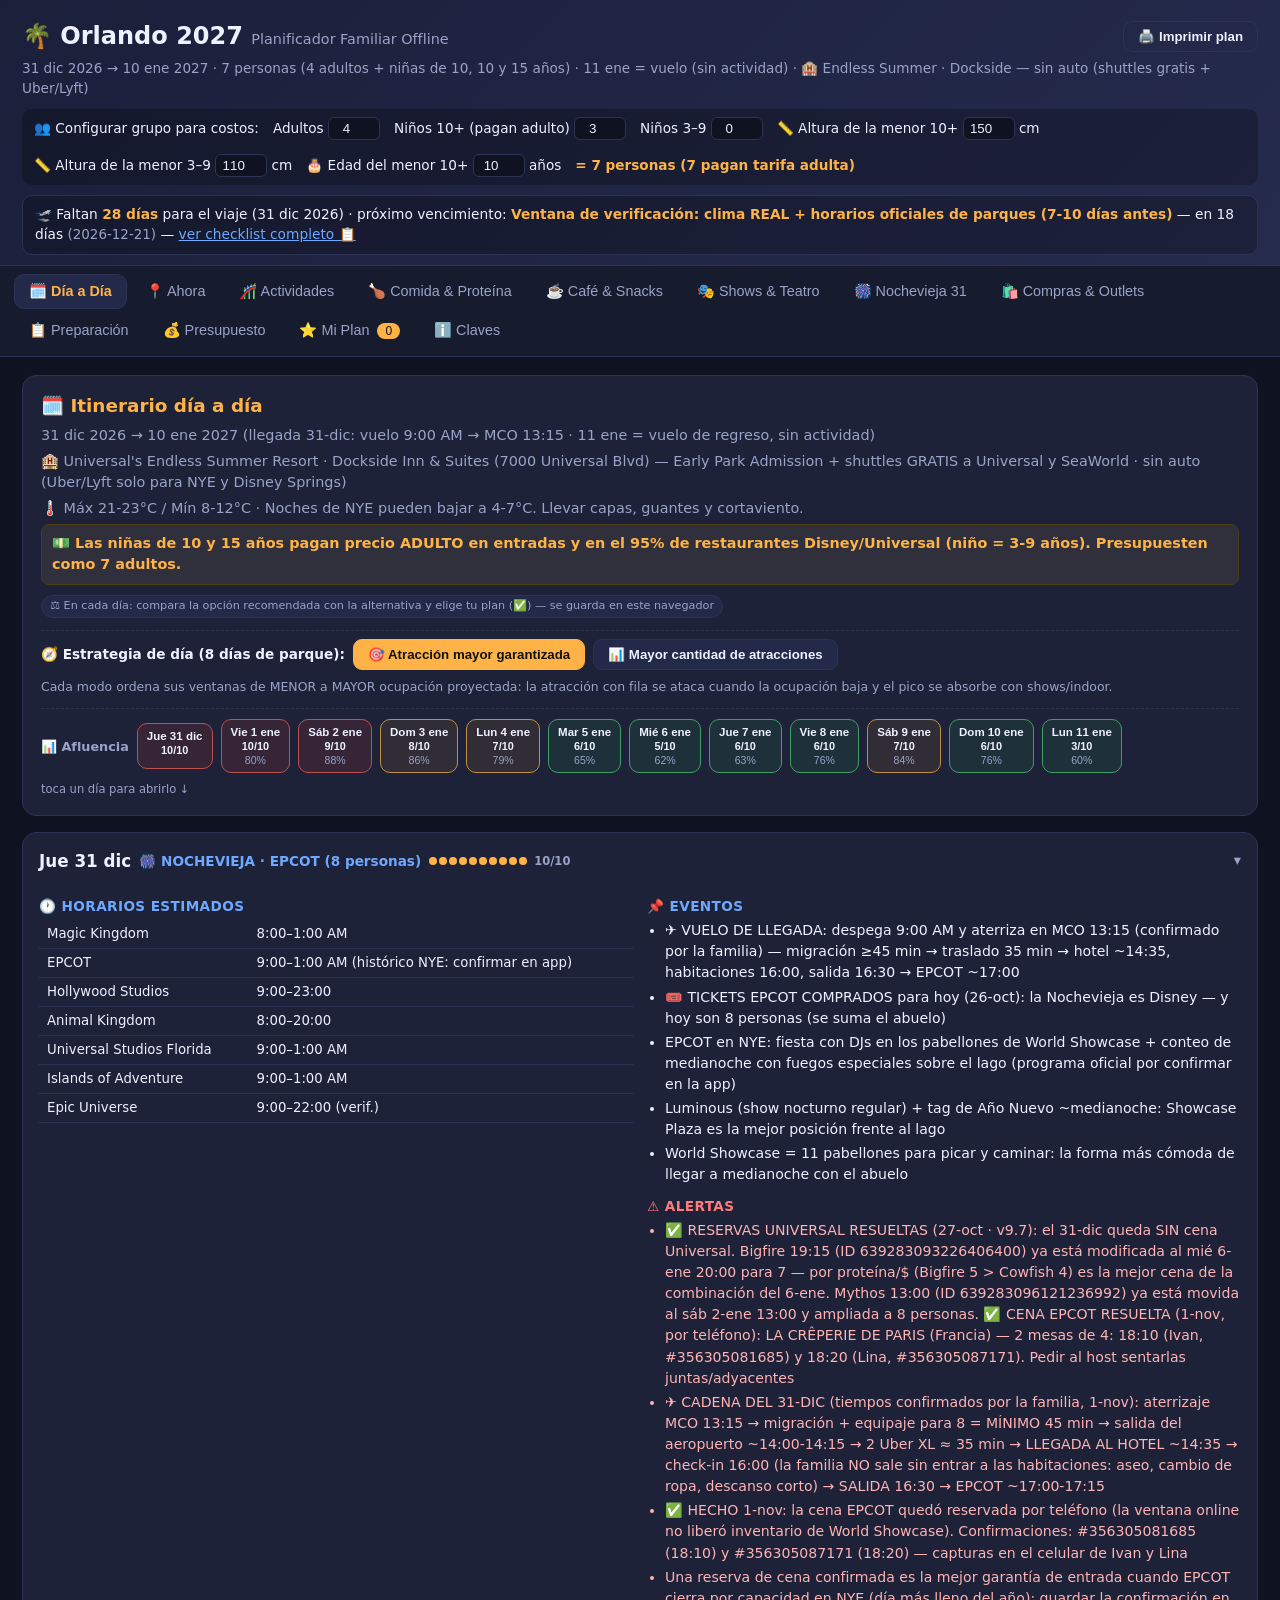
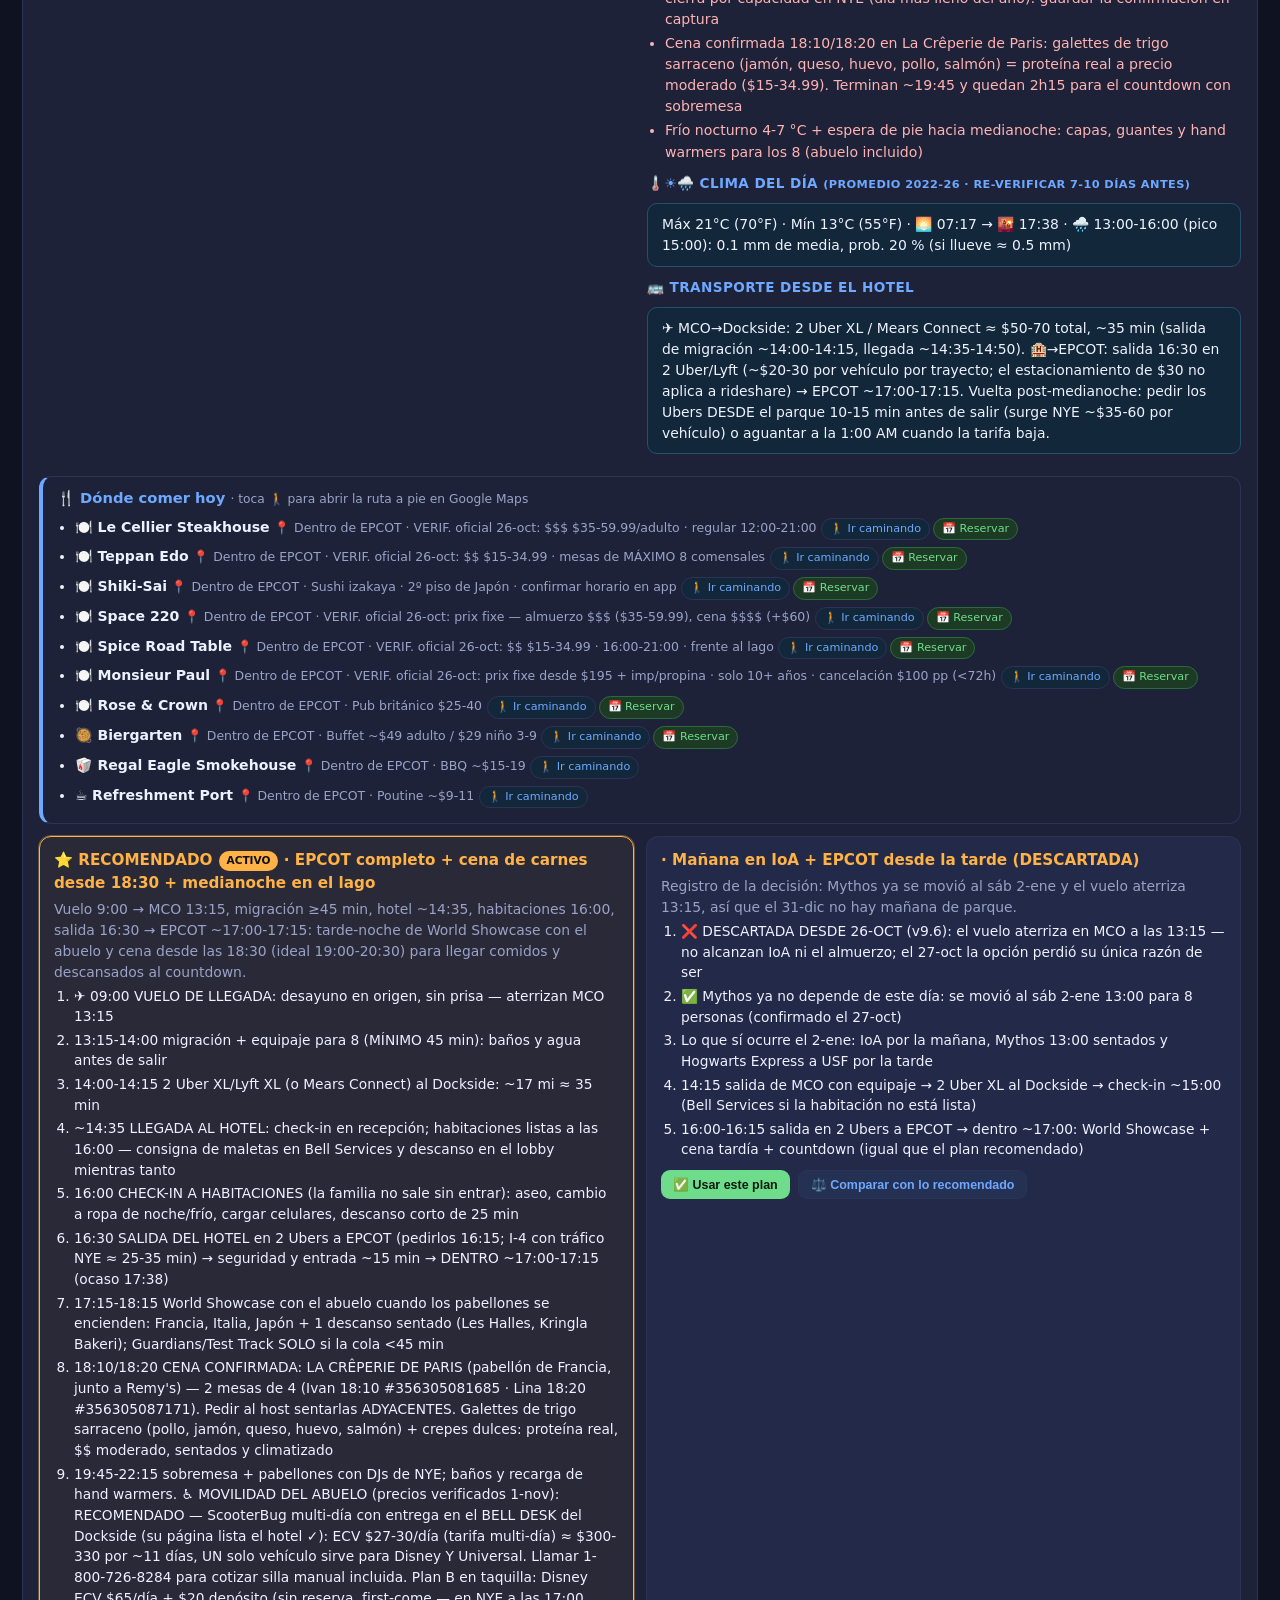
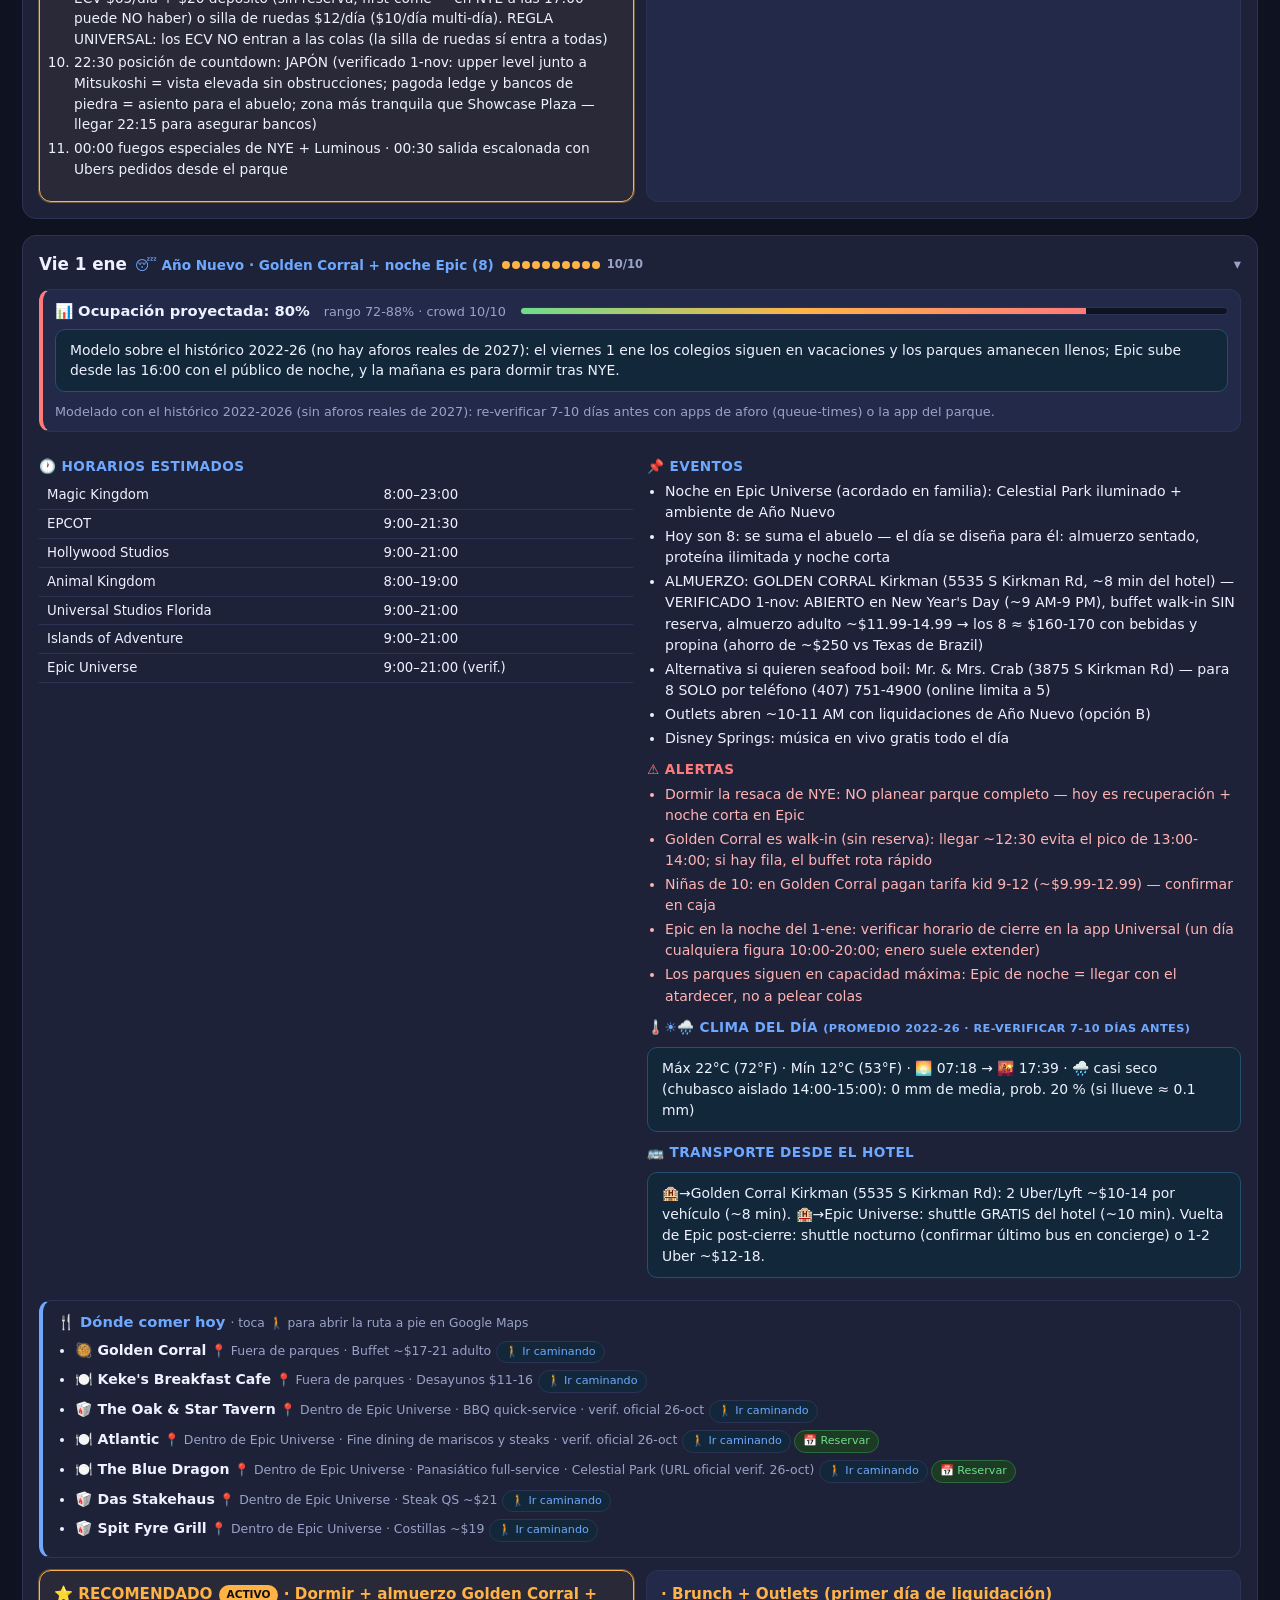
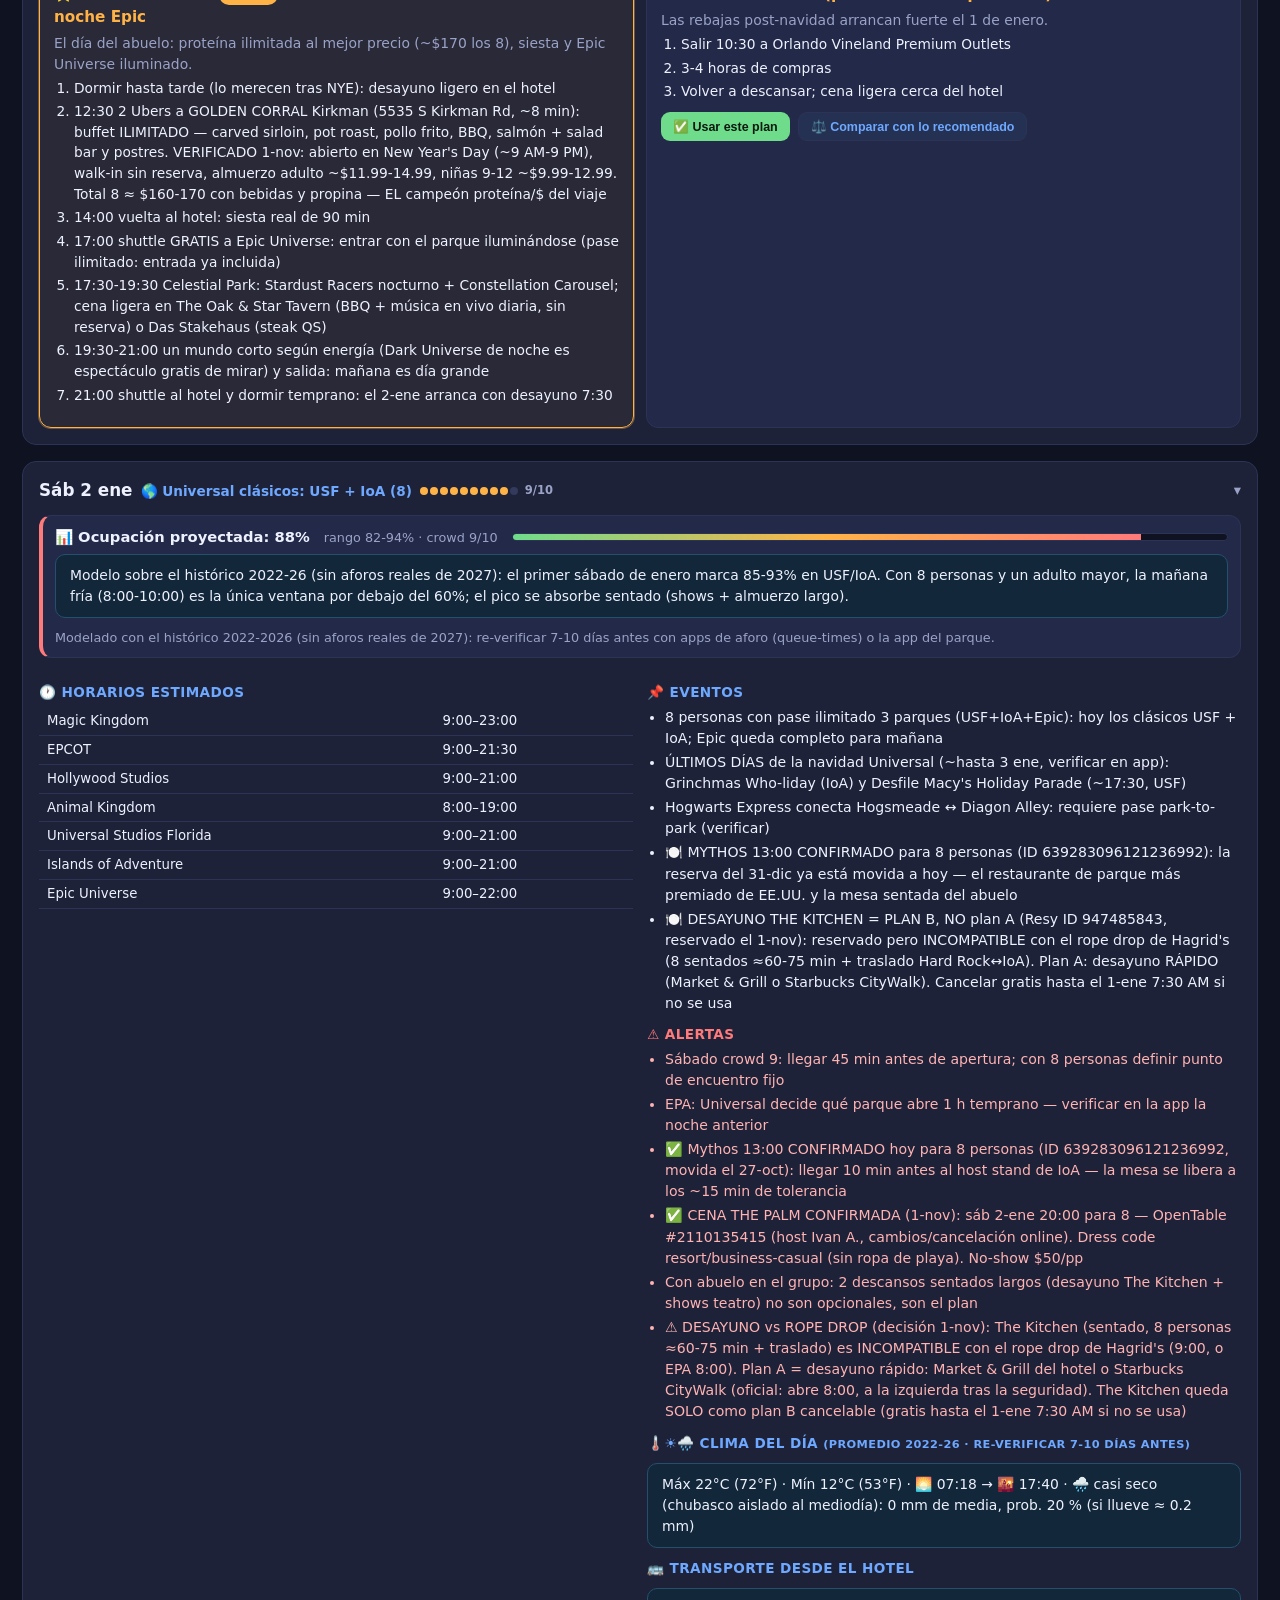
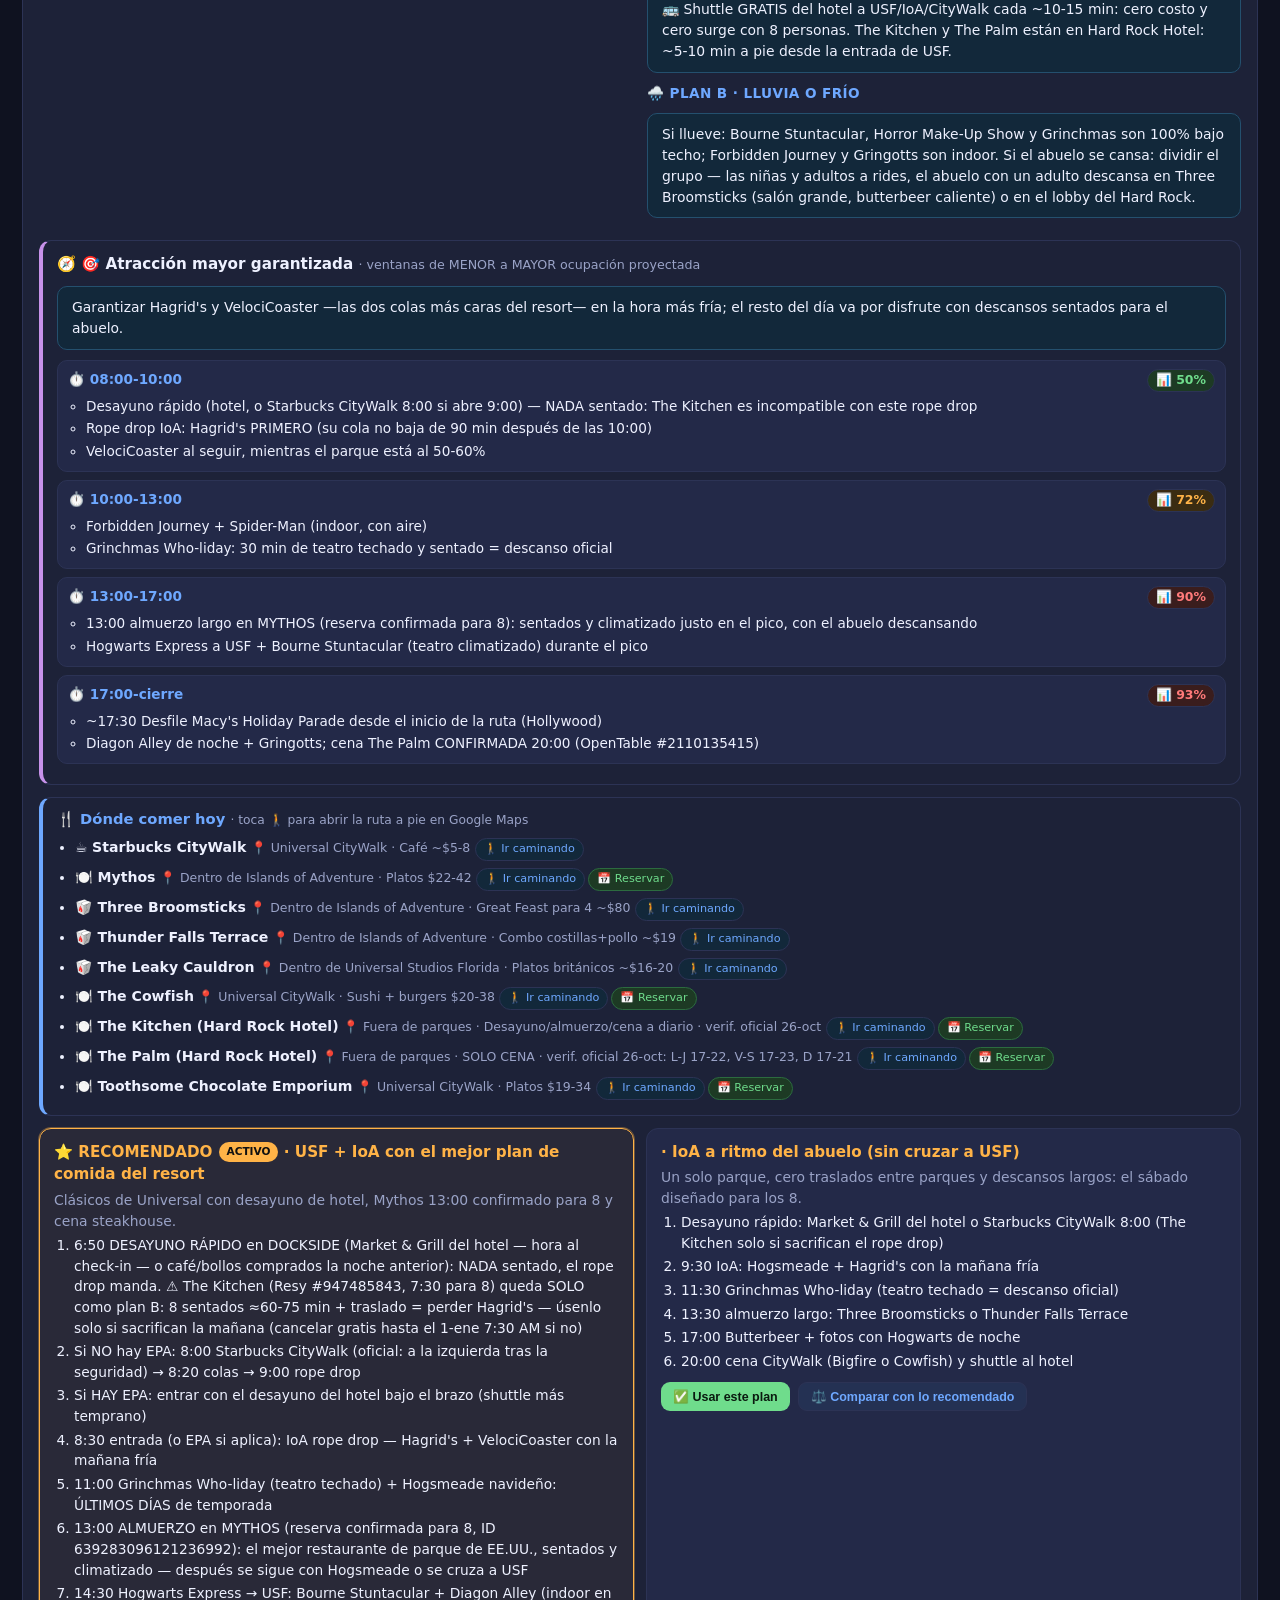
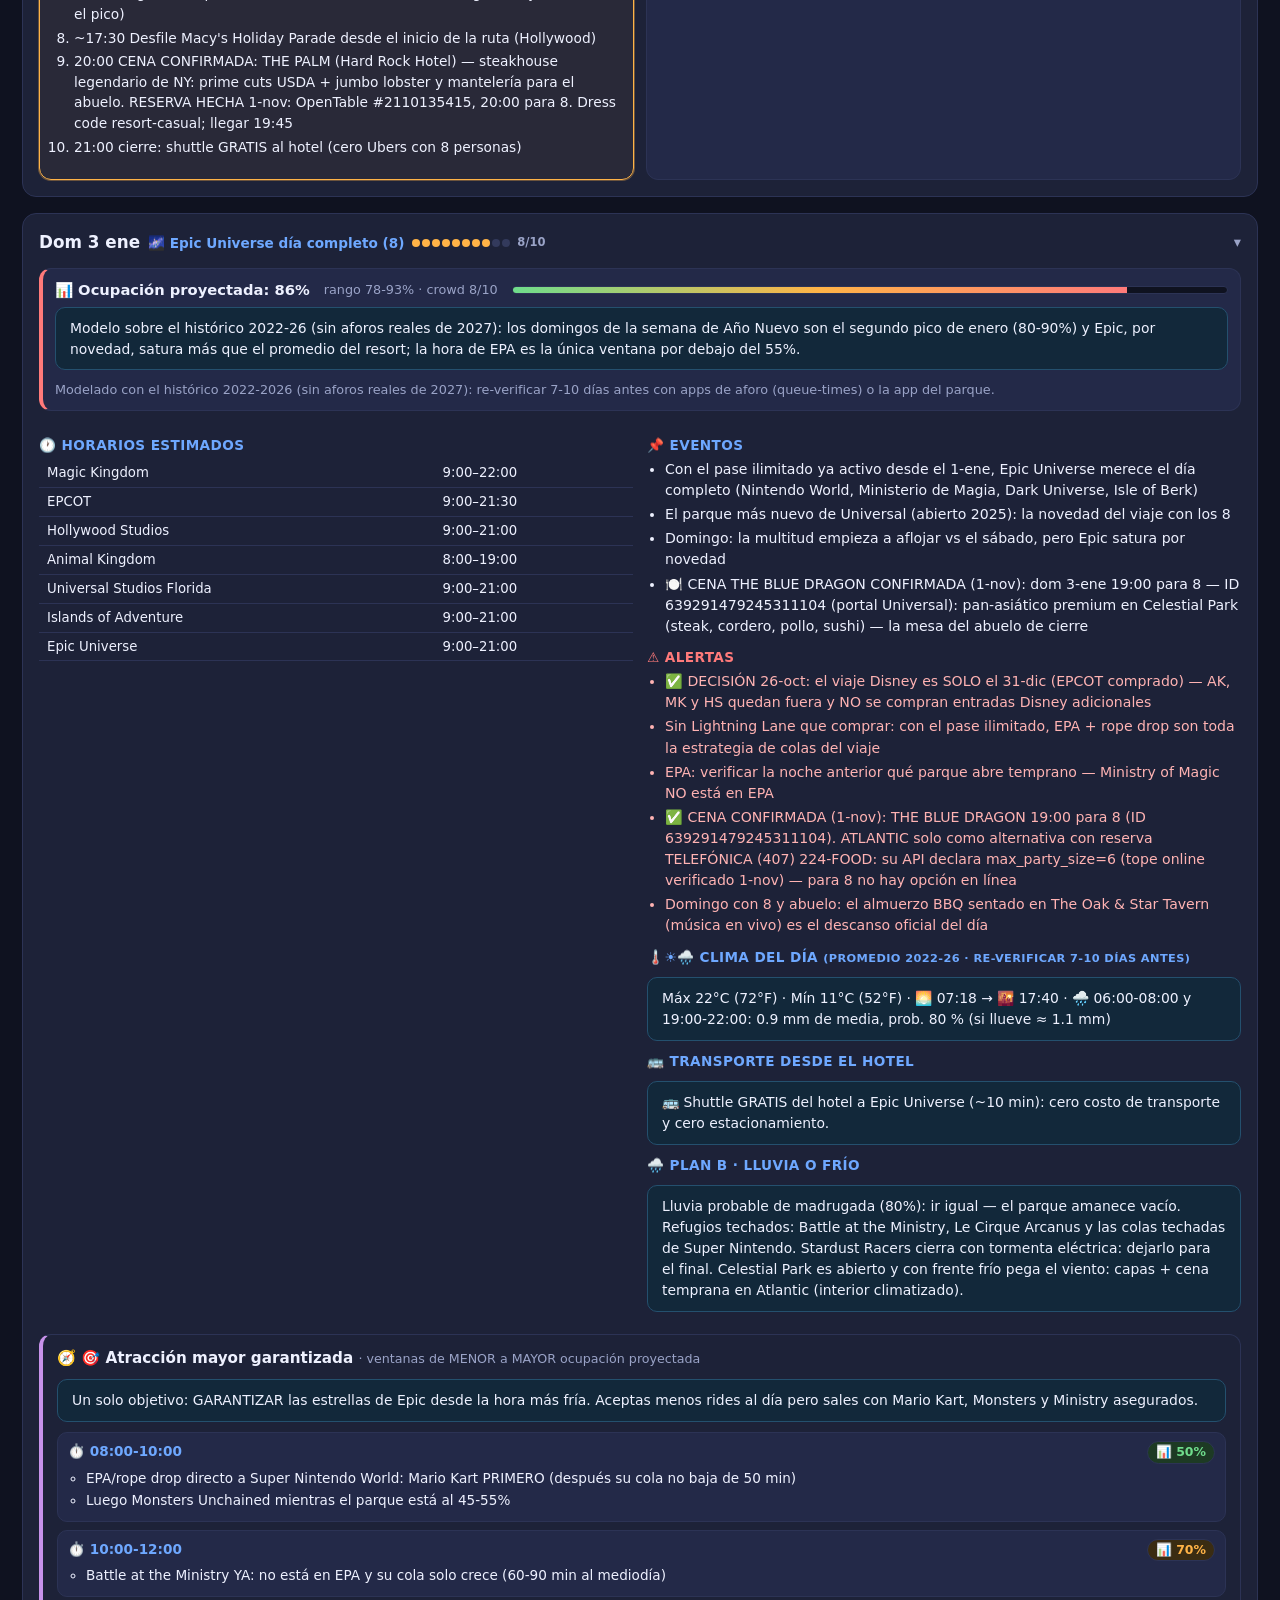
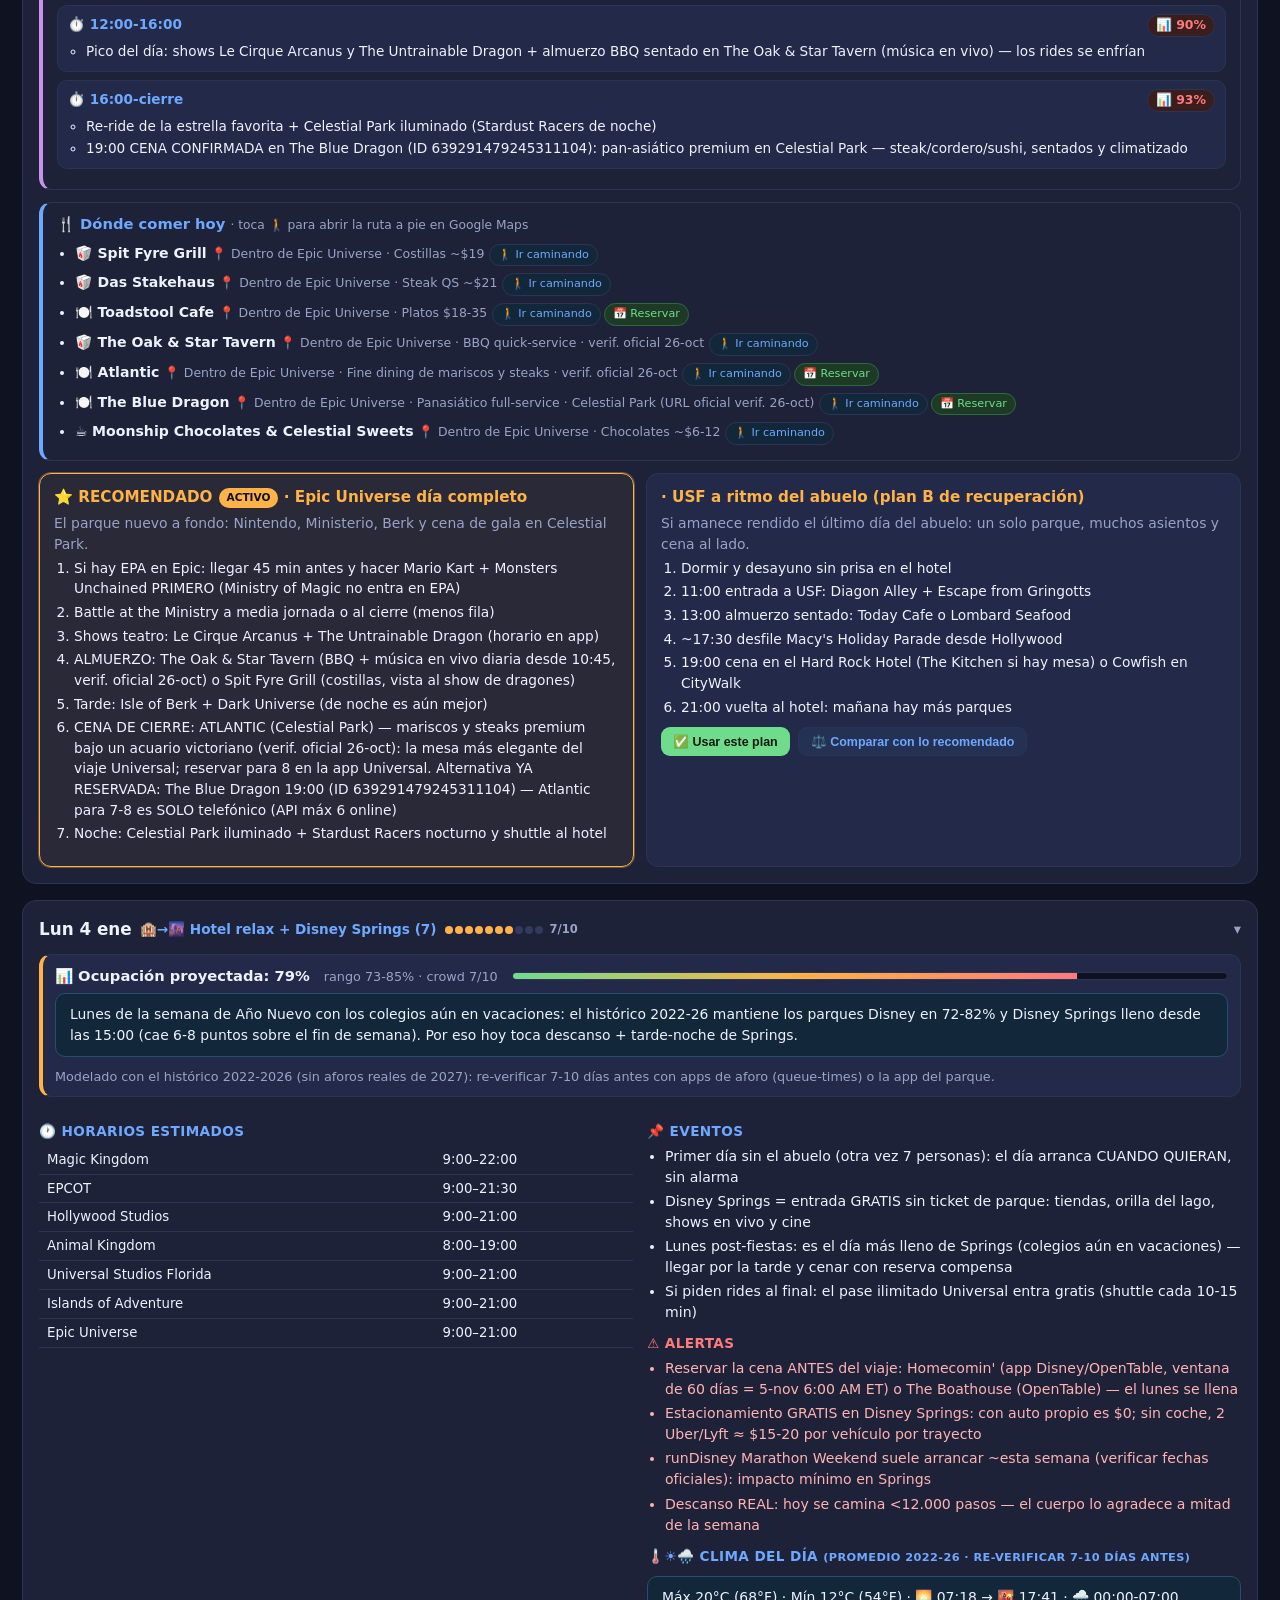
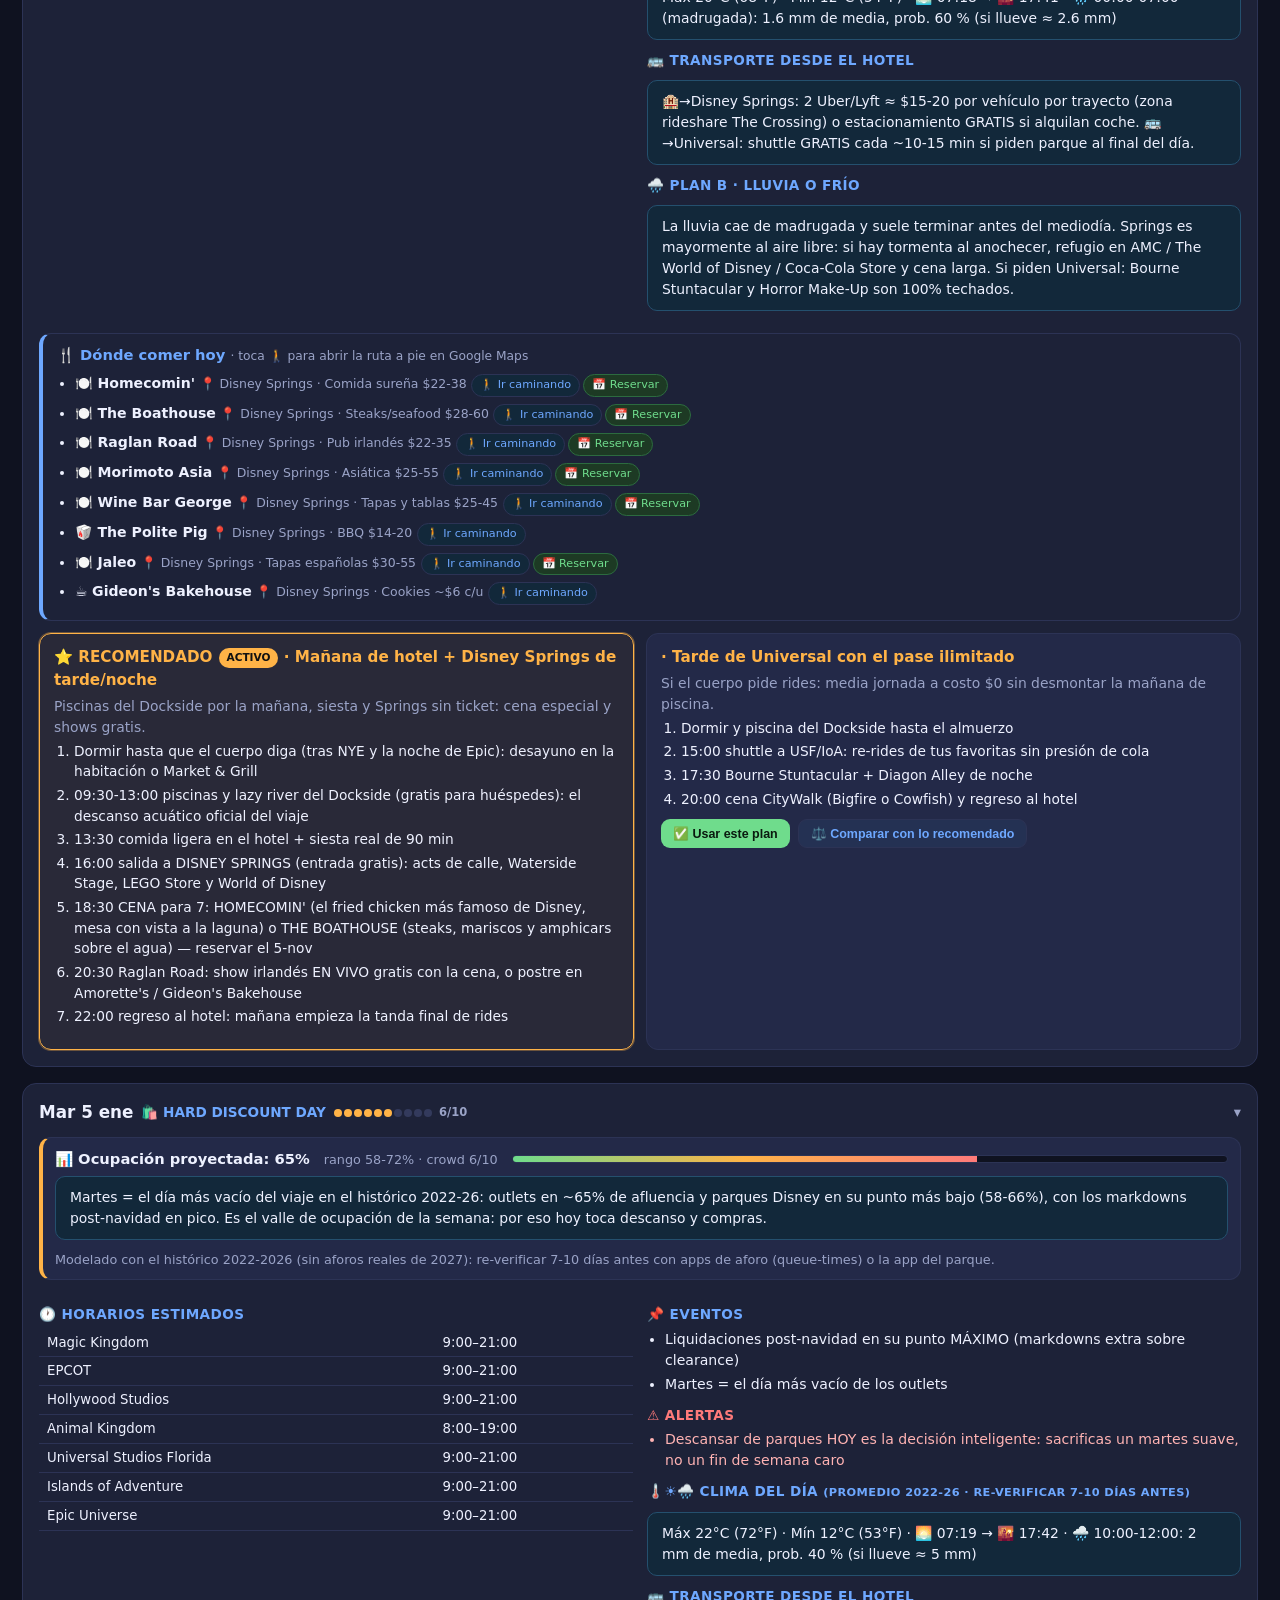
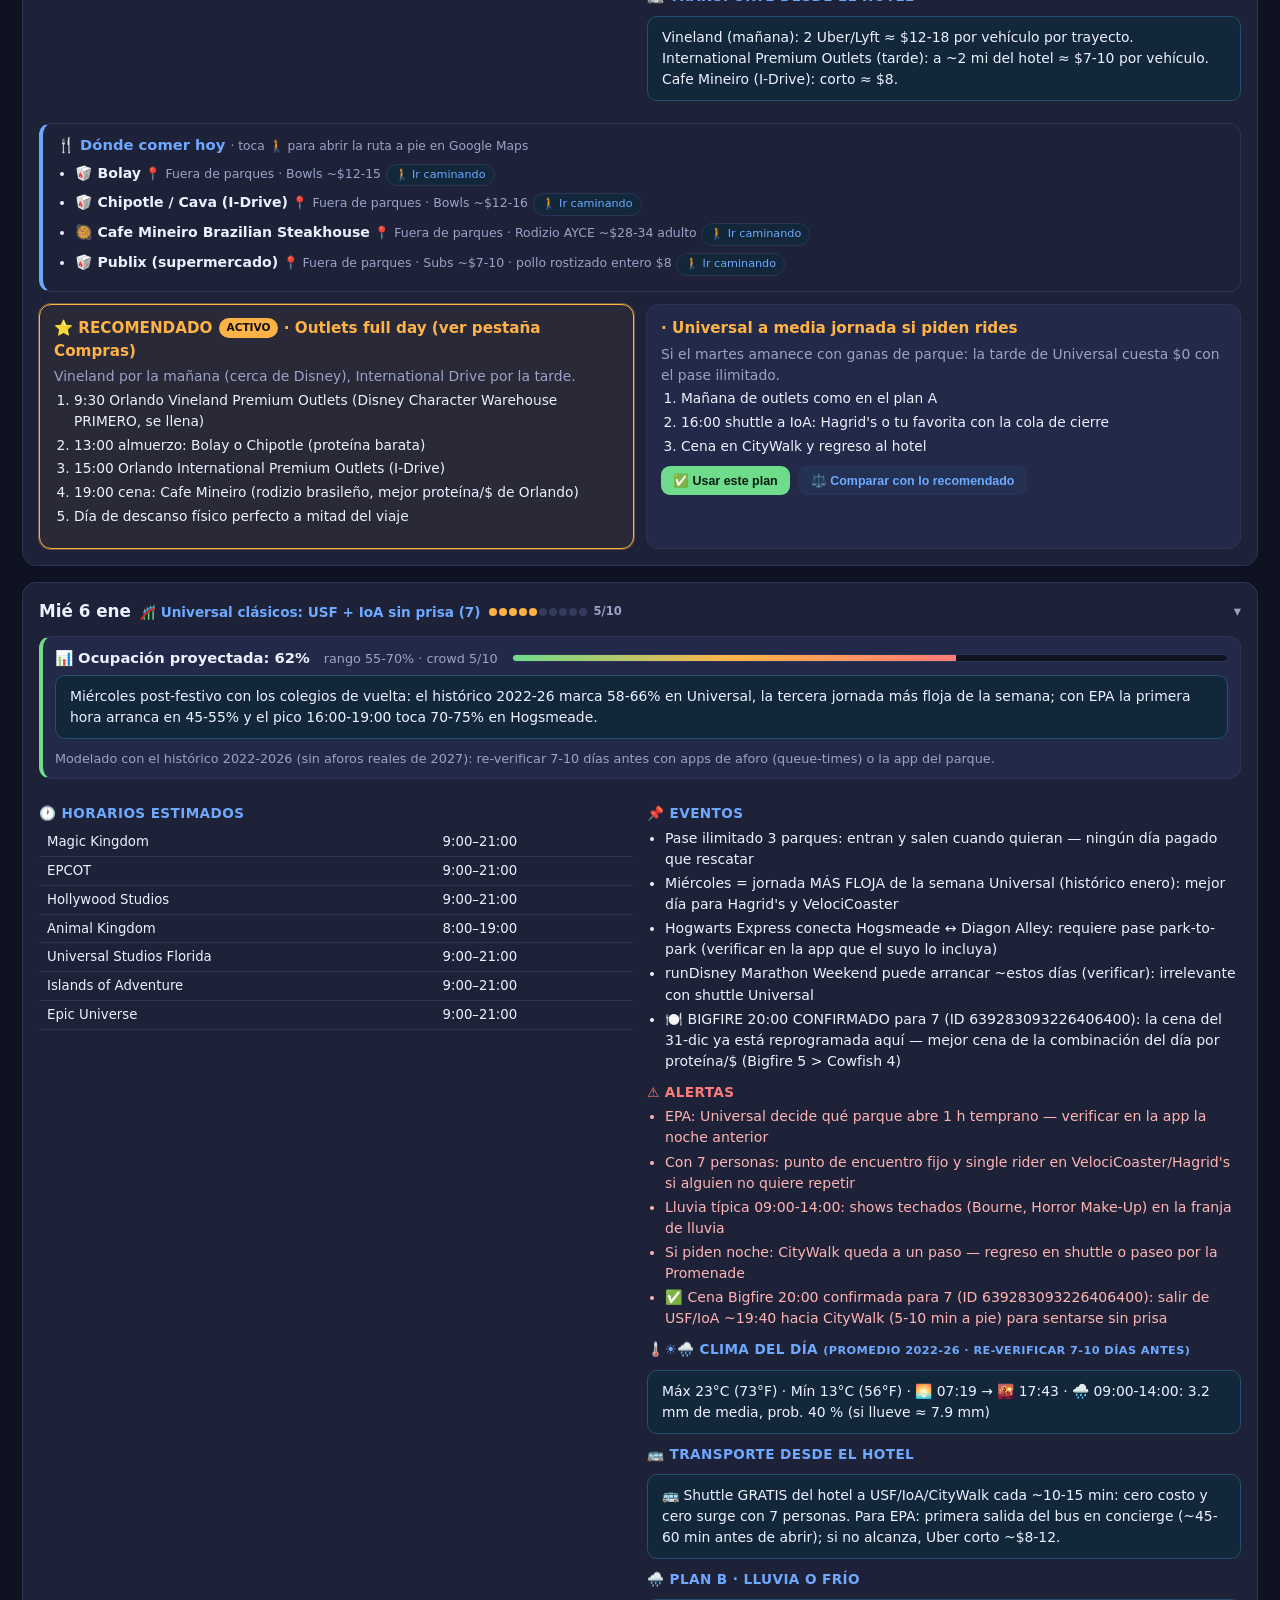
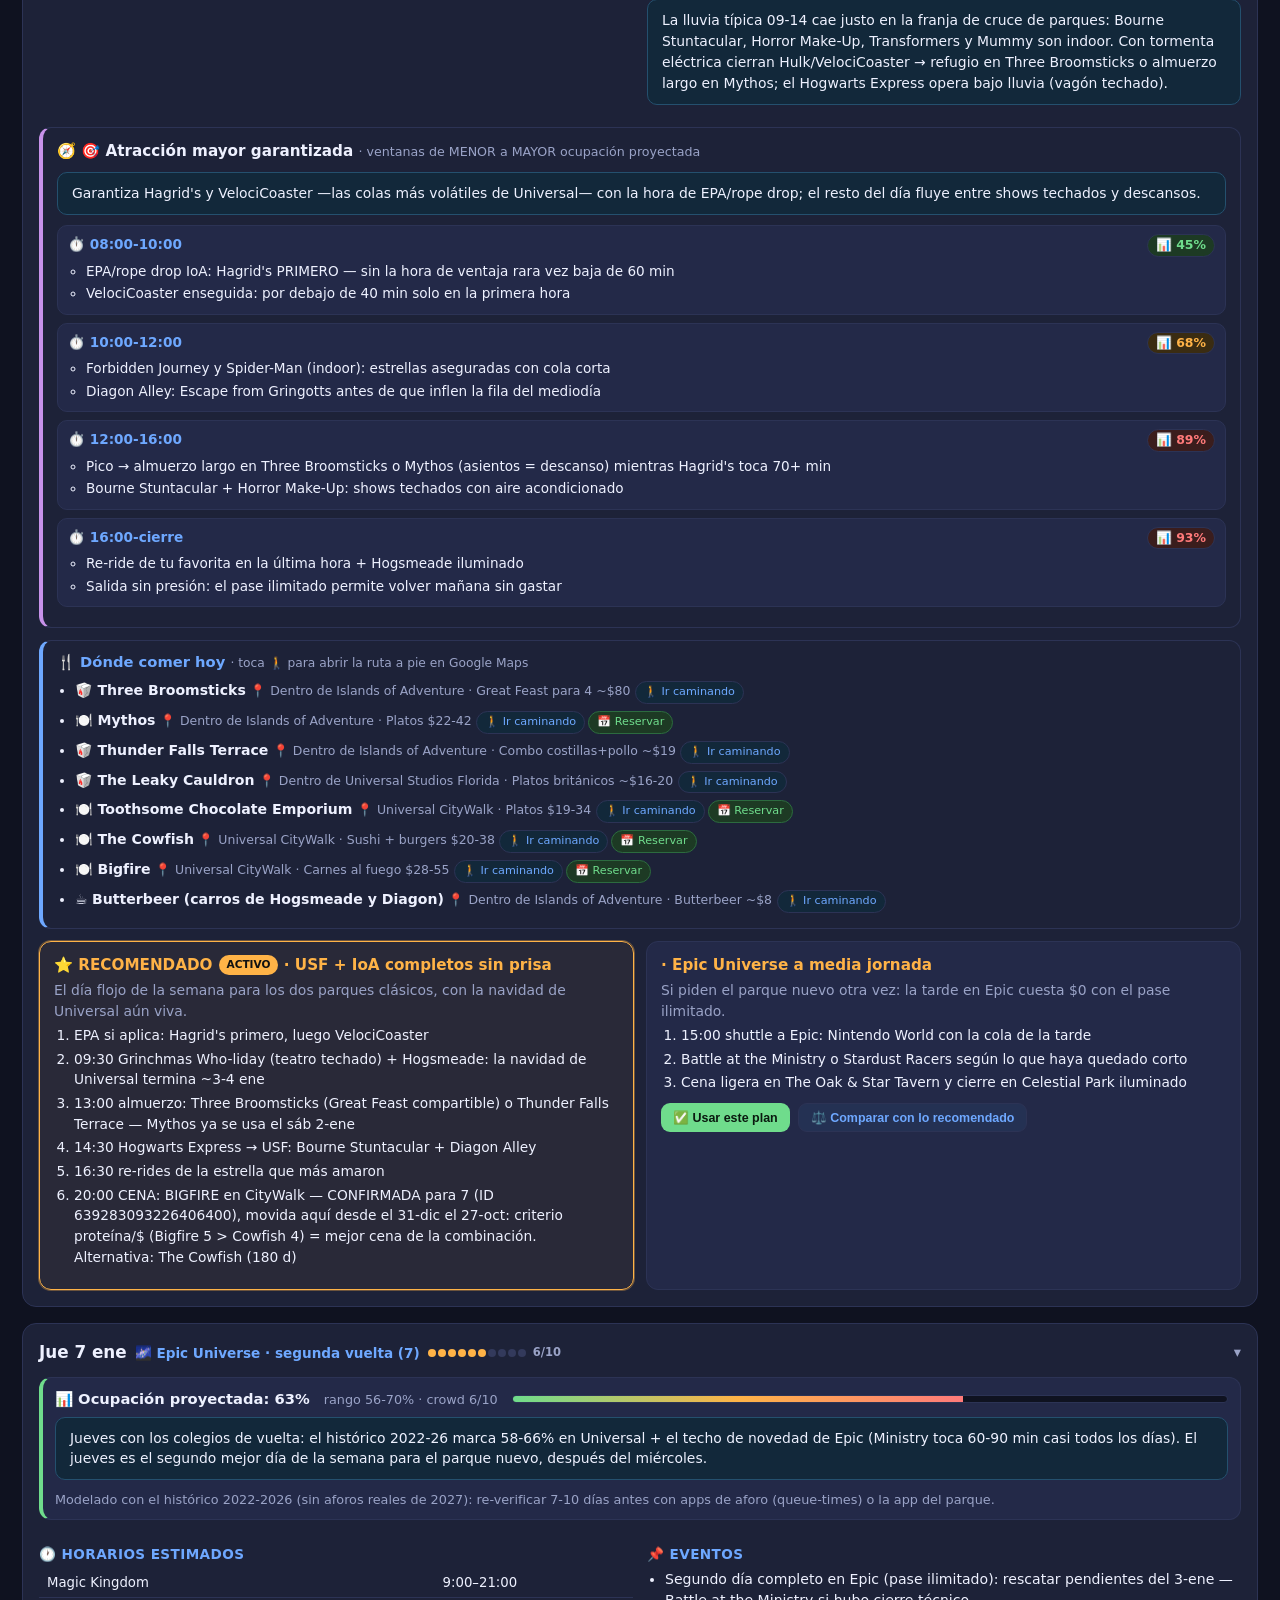
<file: index.html>
<!DOCTYPE html>
<html lang="es">
<head>
<meta charset="UTF-8">
<meta name="viewport" content="width=device-width, initial-scale=1.0">
<meta name="theme-color" content="#0d1117">
<meta name="description" content="Planificador de viaje 100% offline: itinerario día a día, actividades, comida, Nochevieja, presupuesto y checklist para 7 personas · 31 dic 2026 → 10 ene 2027.">
<title>Orlando 2027 · Planificador Familiar Offline</title>
<link rel="manifest" href="manifest.json">
<link rel="icon" type="image/svg+xml" href="icon.svg">
<link rel="stylesheet" href="styles.css">
</head>
<body>
<header class="app-header">
  <div class="header-top">
    <h1>🌴 Orlando 2027 <span class="subtitle">Planificador Familiar Offline</span></h1>
    <button id="btn-print" class="btn btn-ghost" title="Imprimir / guardar como PDF">🖨️ Imprimir plan</button>
  </div>
  <p class="header-meta">31 dic 2026 → 10 ene 2027 · 7 personas (4 adultos + niñas de 10, 10 y 15 años) · 11 ene = vuelo (sin actividad) · 🏨 Endless Summer · Dockside — sin auto (shuttles gratis + Uber/Lyft)</p>
  <div class="group-config" id="group-config">
    <span>👥 Configurar grupo para costos:</span>
    <label>Adultos <input type="number" id="g-adults" min="0" max="20" value="4"></label>
    <label>Niños 10+ (pagan adulto) <input type="number" id="g-kids10" min="0" max="20" value="3"></label>
    <label>Niños 3–9 <input type="number" id="g-kids3" min="0" max="20" value="0"></label>
    <label>📏 Altura de la menor 10+ <input type="number" id="g-h10" min="90" max="200" value="150" title="Centímetros de la niña más baja del grupo (estatura mínima de los rides)"> cm</label>
    <label>📏 Altura de la menor 3–9 <input type="number" id="g-h3" min="80" max="200" value="110" title="Centímetros del niño más bajo del grupo"> cm</label>
    <label>🎂 Edad del menor 10+ <input type="number" id="g-ageyoung" min="0" max="17" value="10" title="Edad del niño más joven del grupo 10+ (edad mínima de atracciones)"> años</label>
    <span class="group-total" id="group-total"></span>
  </div>
  <div class="countdown" id="countdown"></div>
</header>

<nav class="tabs" id="tabs">
  <button class="tab active" data-tab="itinerario">🗓️ Día a Día</button>
  <button class="tab" data-tab="ahora">📍 Ahora</button>
  <button class="tab" data-tab="actividades">🎢 Actividades</button>
  <button class="tab" data-tab="comida">🍗 Comida & Proteína</button>
  <button class="tab" data-tab="snacks">☕ Café & Snacks</button>
  <button class="tab" data-tab="shows">🎭 Shows & Teatro</button>
  <button class="tab" data-tab="nye">🎆 Nochevieja 31</button>
  <button class="tab" data-tab="compras">🛍️ Compras & Outlets</button>
  <button class="tab" data-tab="prep">📋 Preparación</button>
  <button class="tab" data-tab="presupuesto">💰 Presupuesto</button>
  <button class="tab" data-tab="miplan">⭐ Mi Plan <span id="plan-count" class="badge plan-n">0</span></button>
  <button class="tab" data-tab="info">ℹ️ Claves</button>
</nav>

<main id="main">
  <section id="tab-itinerario" class="tab-panel active"></section>
  <section id="tab-ahora" class="tab-panel"></section>
  <section id="tab-actividades" class="tab-panel"></section>
  <section id="tab-comida" class="tab-panel"></section>
  <section id="tab-snacks" class="tab-panel"></section>
  <section id="tab-shows" class="tab-panel"></section>
  <section id="tab-nye" class="tab-panel"></section>
  <section id="tab-compras" class="tab-panel"></section>
  <section id="tab-prep" class="tab-panel"></section>
  <section id="tab-presupuesto" class="tab-panel"></section>
  <section id="tab-miplan" class="tab-panel"></section>
  <section id="tab-info" class="tab-panel"></section>
</main>

<footer class="app-footer">
  <p>⚠️ Precios y horarios son <strong>estimaciones</strong> basadas en patrones históricos (datos a oct-2026). Los horarios exactos de shows y eventos de Nochevieja 2026 se publican ~60 días antes. Verifica en las apps oficiales antes de decidir. Todo funciona 100% offline.</p>
</footer>

<!-- Navegación inferior estilo app (móvil) -->
<nav class="mnav" id="mnav" aria-label="Secciones">
  <button class="mnav-btn active" data-tab="itinerario"><span class="mi">🗓️</span>Día a Día</button>
  <button class="mnav-btn" data-tab="ahora"><span class="mi">📍</span>Ahora</button>
  <button class="mnav-btn" data-tab="actividades"><span class="mi">🎢</span>Actividades</button>
  <button class="mnav-btn" data-tab="comida"><span class="mi">🍗</span>Comida</button>
  <button class="mnav-btn" data-tab="miplan"><span class="mi">⭐</span>Mi Plan <span class="badge plan-n">0</span></button>
  <button class="mnav-btn" id="mnav-more"><span class="mi">⋯</span>Más</button>
</nav>

<!-- Hoja "Más": todas las secciones -->
<div class="msheet" id="msheet" hidden>
  <div class="msheet-back" data-sheet-close></div>
  <div class="msheet-panel" role="dialog" aria-modal="true" aria-label="Todas las secciones">
    <div class="msheet-head"><strong>📑 Todas las secciones</strong><button class="btn btn-ghost btn-xs" data-sheet-close aria-label="Cerrar">✕</button></div>
    <div class="msheet-grid">
      <button class="msheet-item" data-tab="itinerario">🗓️ Día a Día</button>
      <button class="msheet-item" data-tab="ahora">📍 Ahora</button>
      <button class="msheet-item" data-tab="actividades">🎢 Actividades</button>
      <button class="msheet-item" data-tab="comida">🍗 Comida</button>
      <button class="msheet-item" data-tab="snacks">☕ Café & Snacks</button>
      <button class="msheet-item" data-tab="shows">🎭 Shows</button>
      <button class="msheet-item" data-tab="nye">🎆 Nochevieja</button>
      <button class="msheet-item" data-tab="compras">🛍️ Compras</button>
      <button class="msheet-item" data-tab="prep">📋 Preparación</button>
      <button class="msheet-item" data-tab="presupuesto">💰 Presupuesto</button>
      <button class="msheet-item" data-tab="miplan">⭐ Mi Plan</button>
      <button class="msheet-item" data-tab="info">ℹ️ Claves</button>
    </div>
  </div>
</div>

<button class="fab-top" id="fab-top" aria-label="Volver arriba">↑</button>


<script src="data.js"></script>
<script src="app.js"></script>
<script>
/* PWA offline: solo sobre http(s); en file:// no aplica (la app ya funciona directa) */
if("serviceWorker" in navigator && location.protocol.startsWith("http")){
  window.addEventListener("load", ()=>navigator.serviceWorker.register("./sw.js").catch(()=>{}));
}
</script>
</body>
</html>
</file>
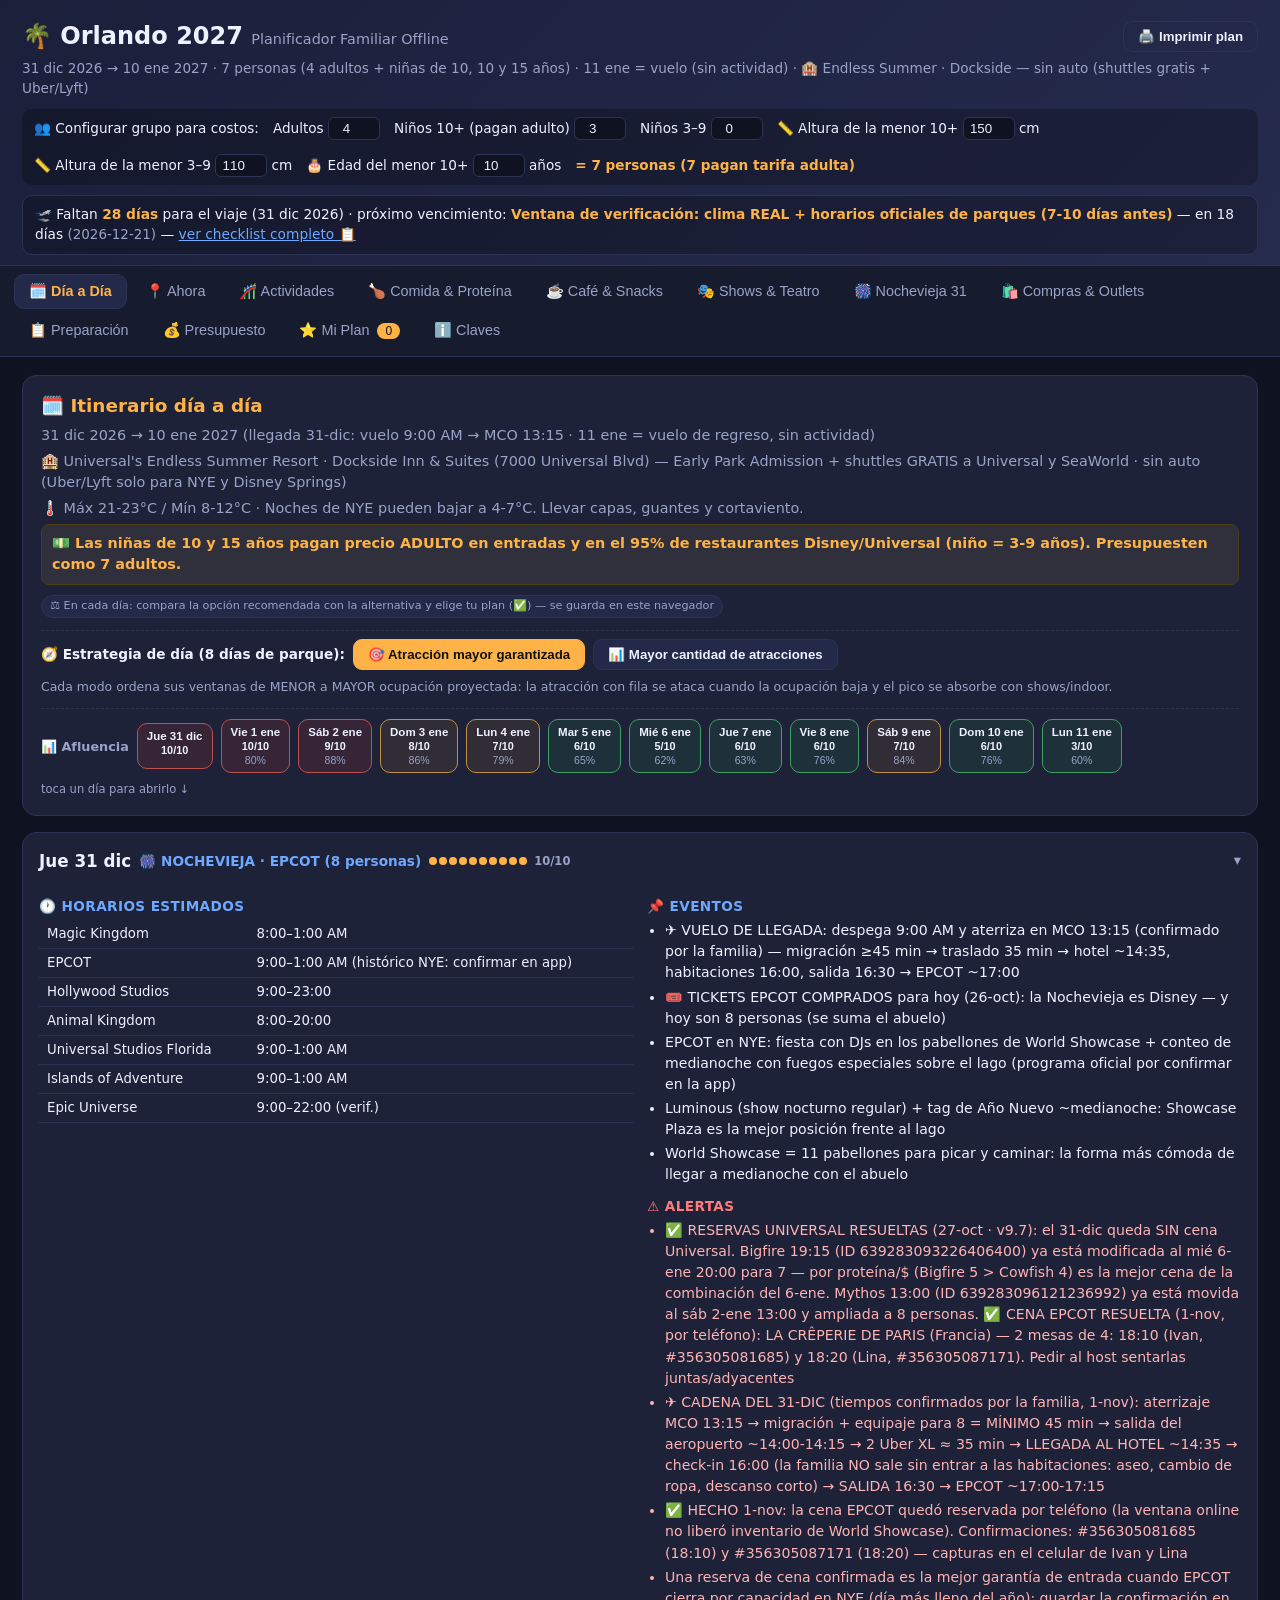
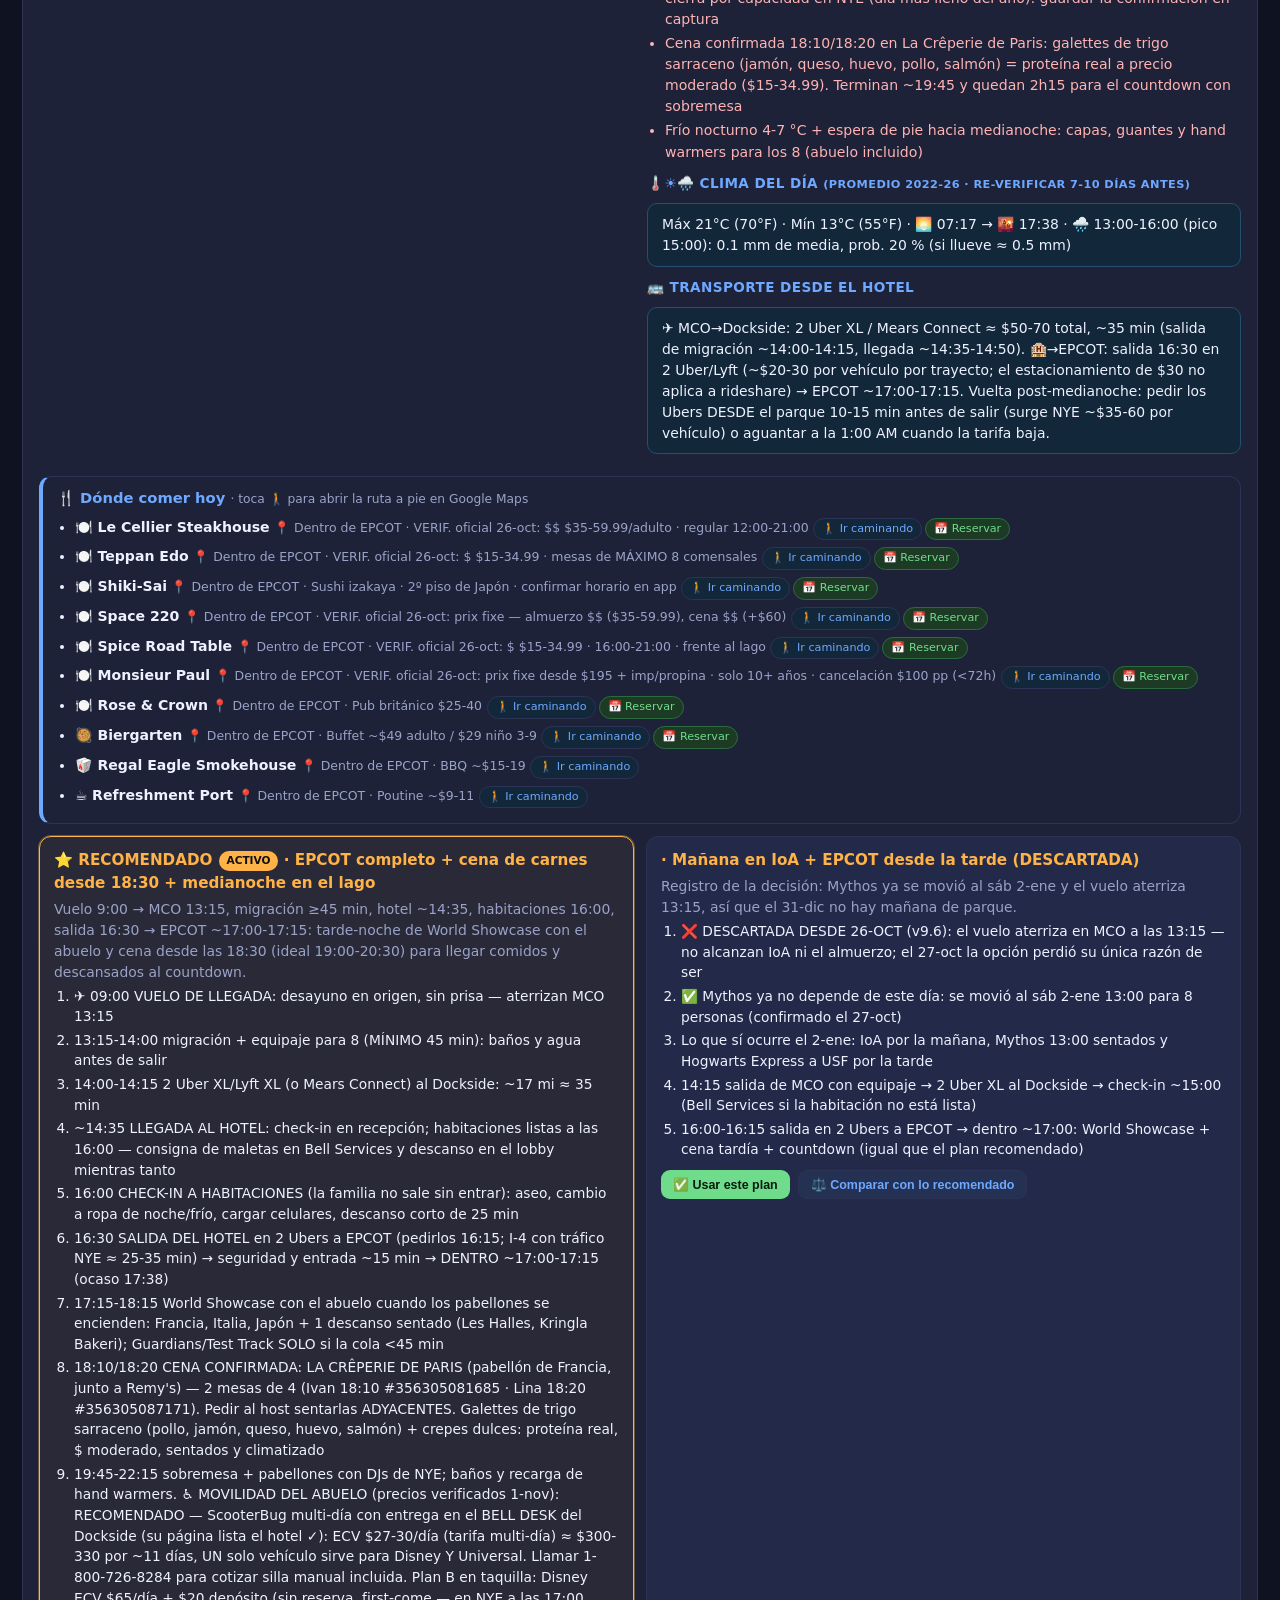
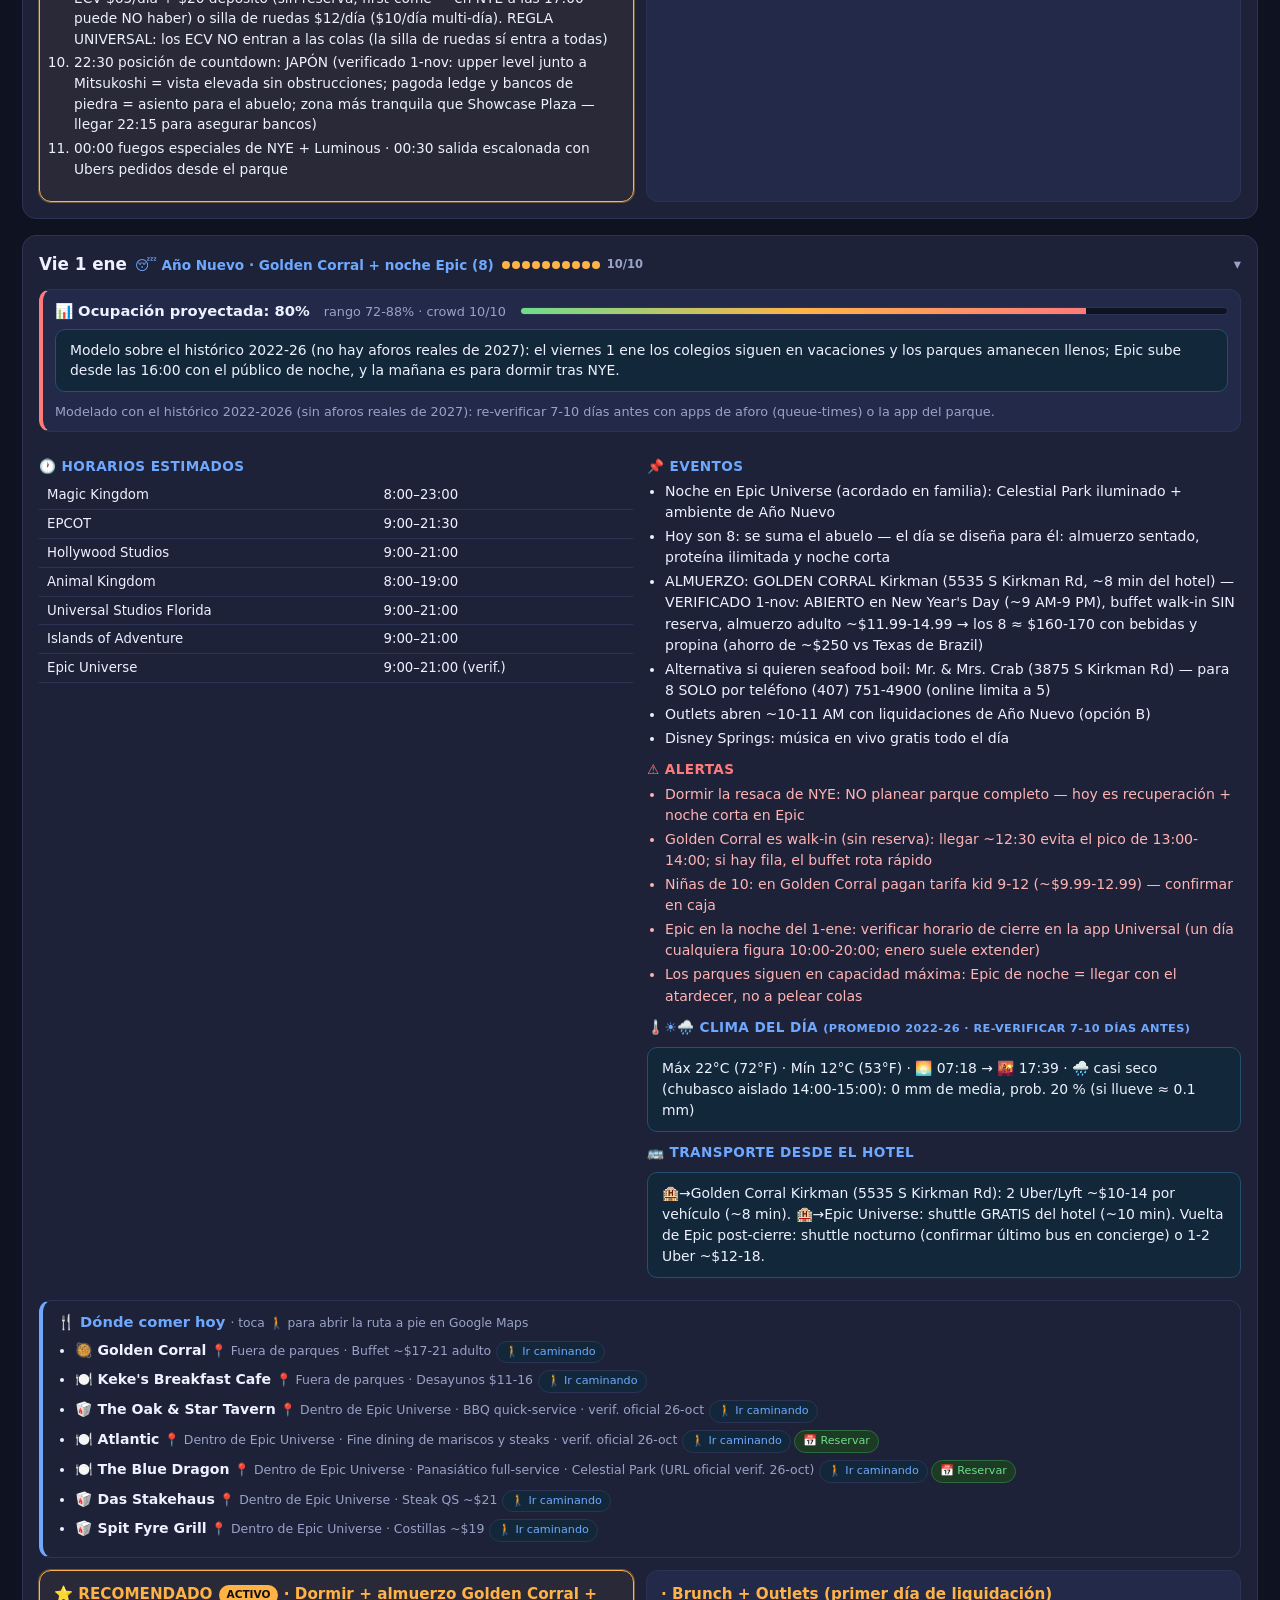
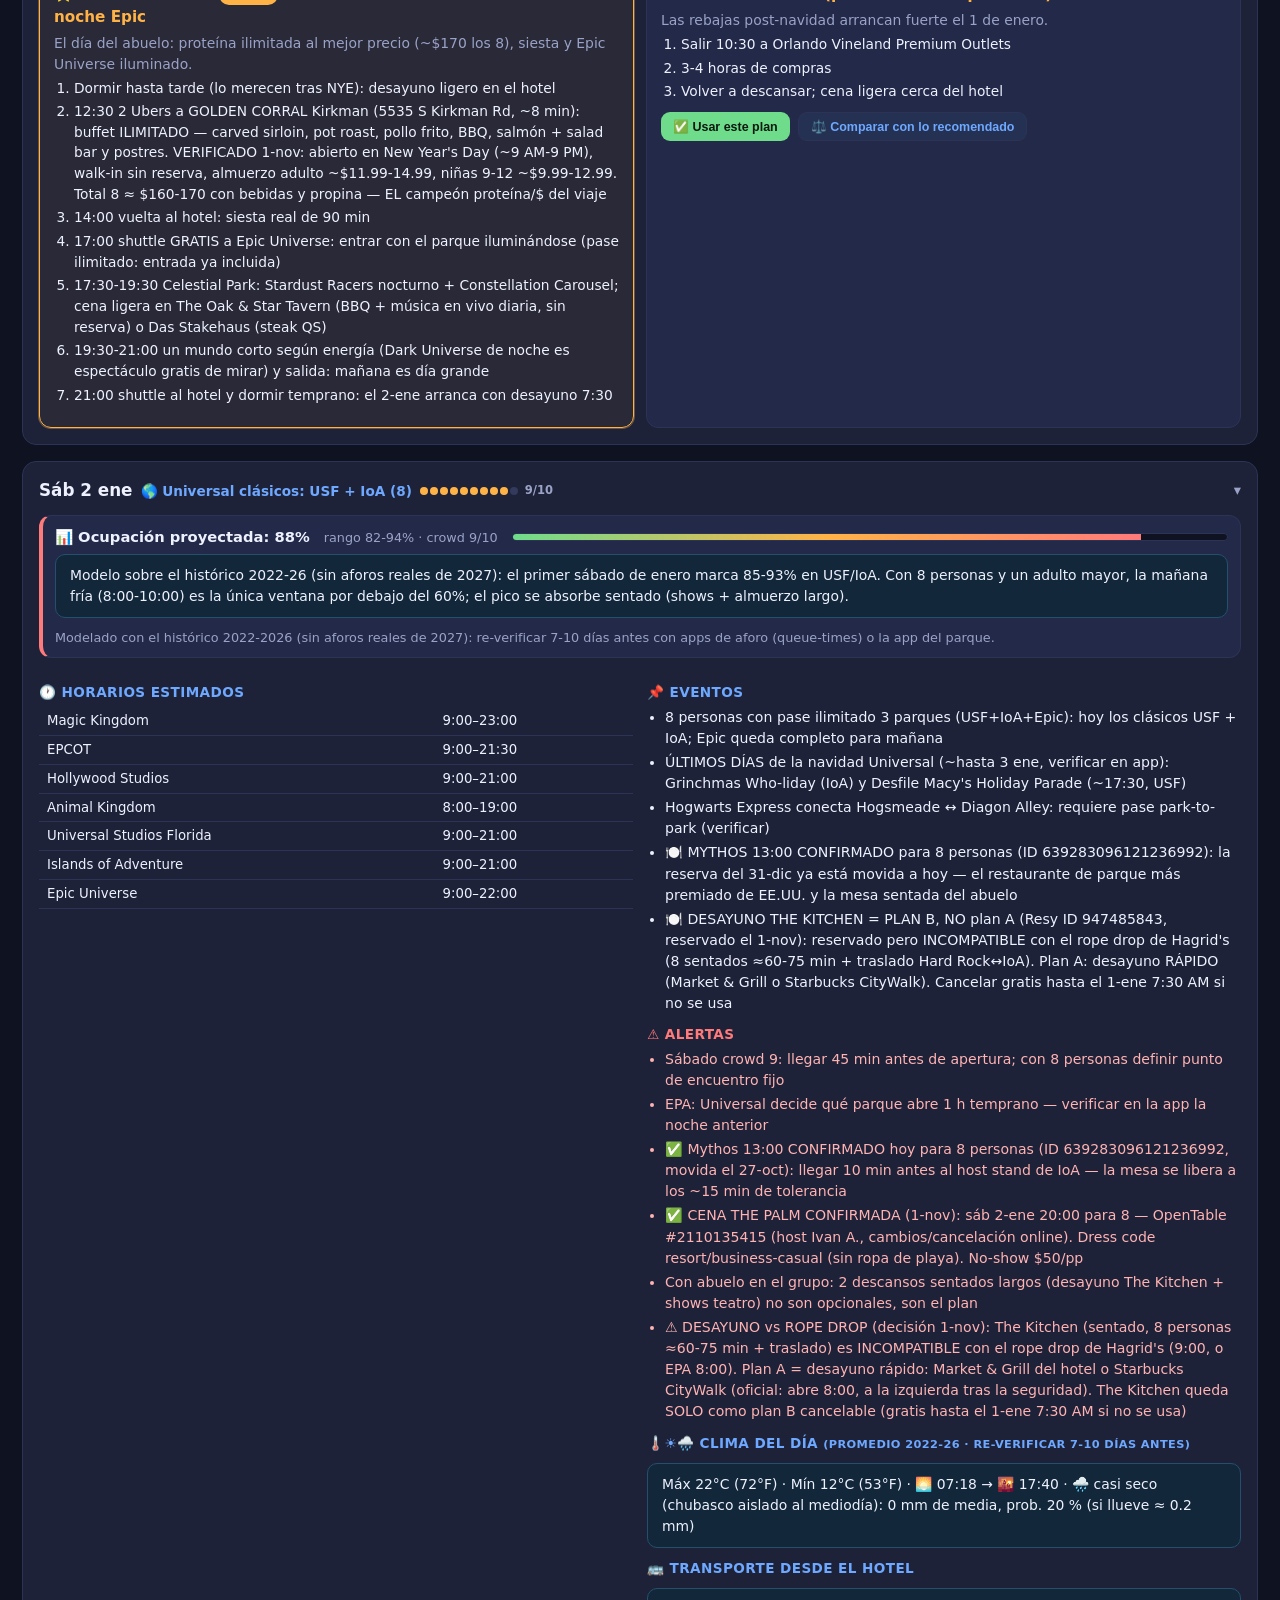
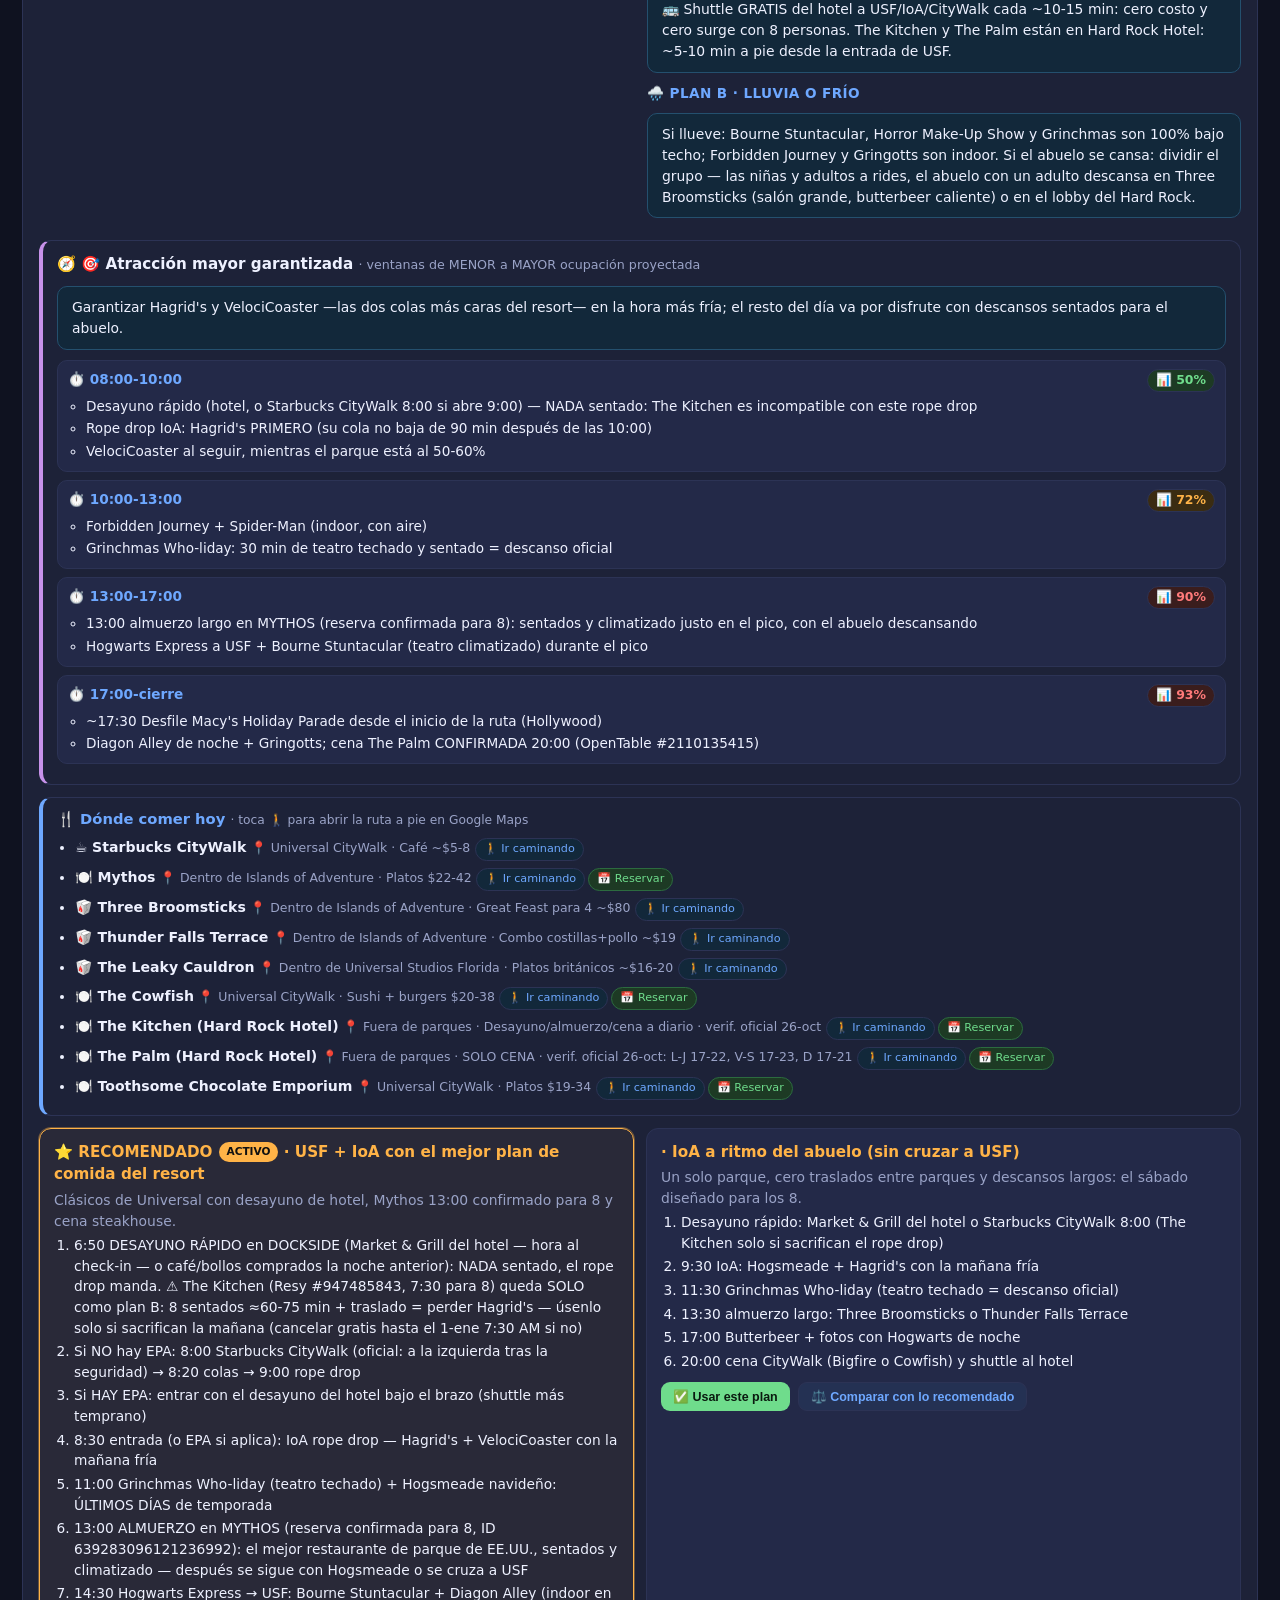
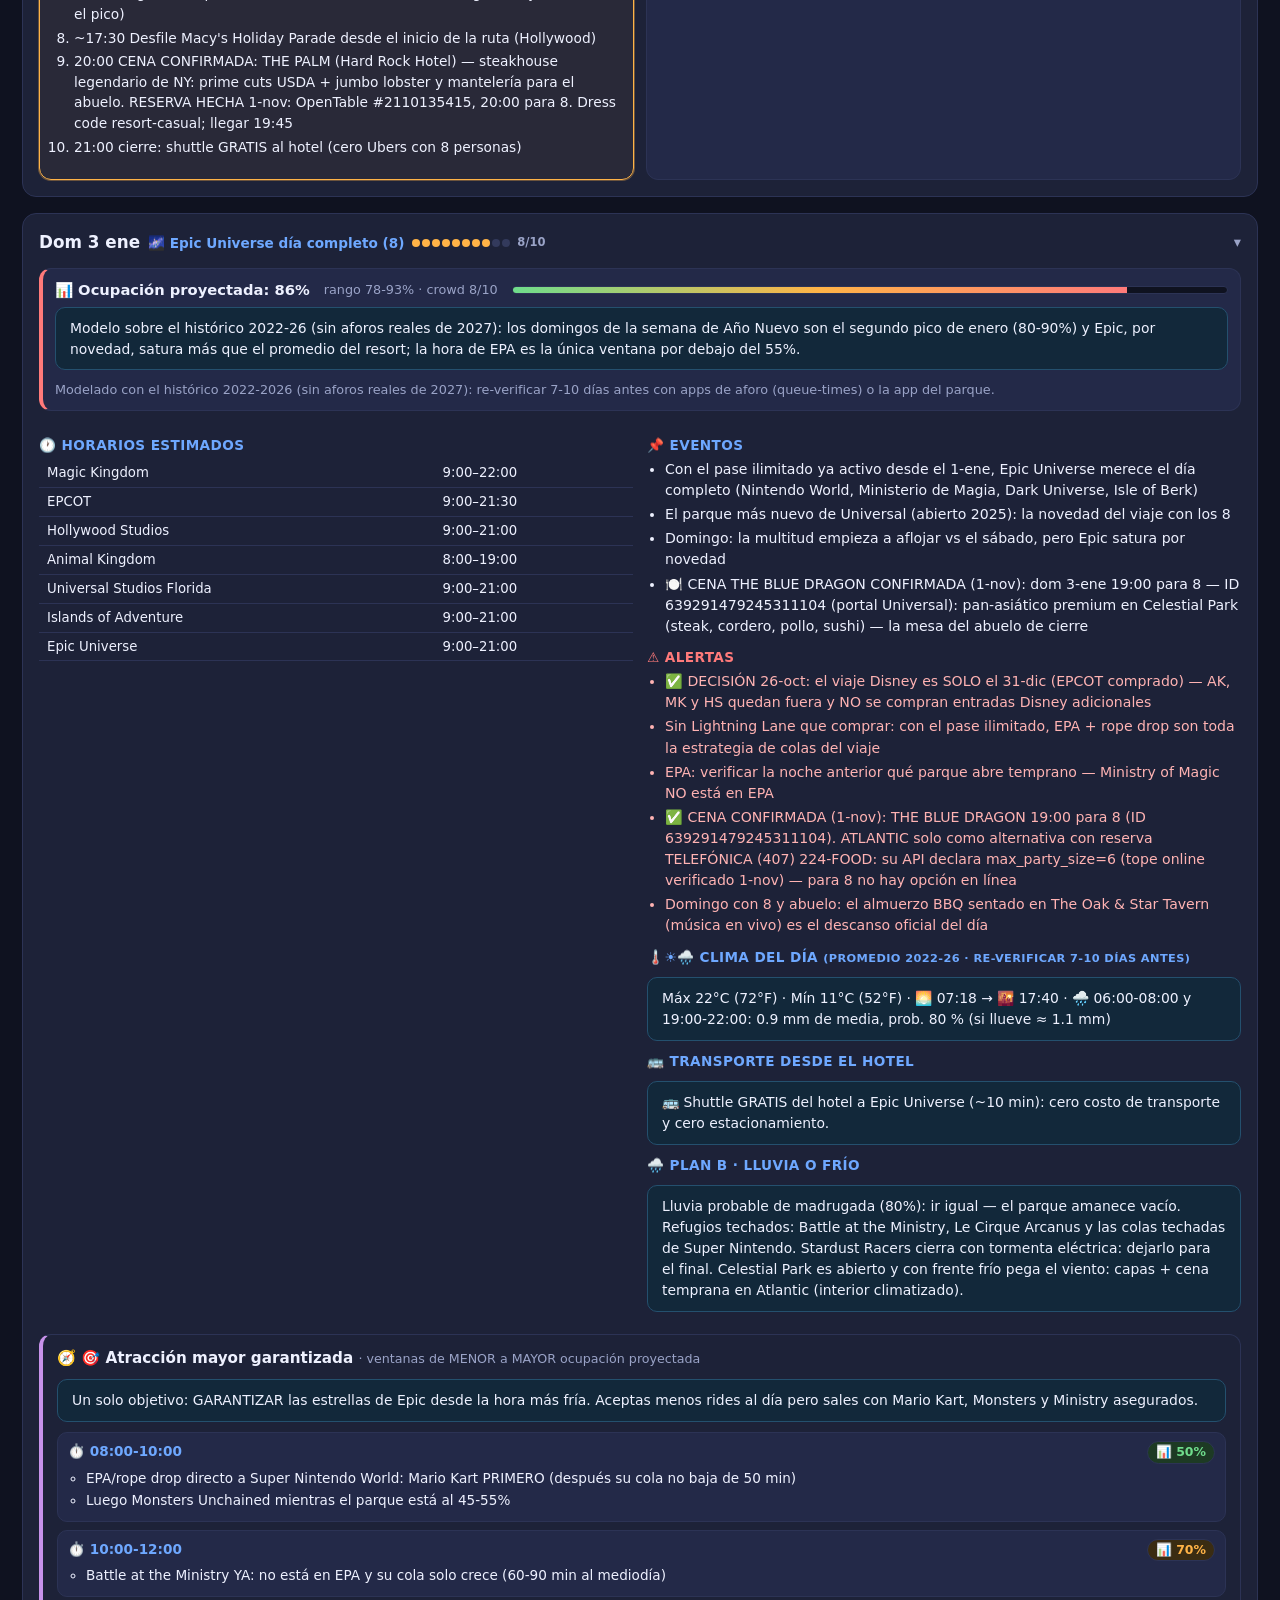
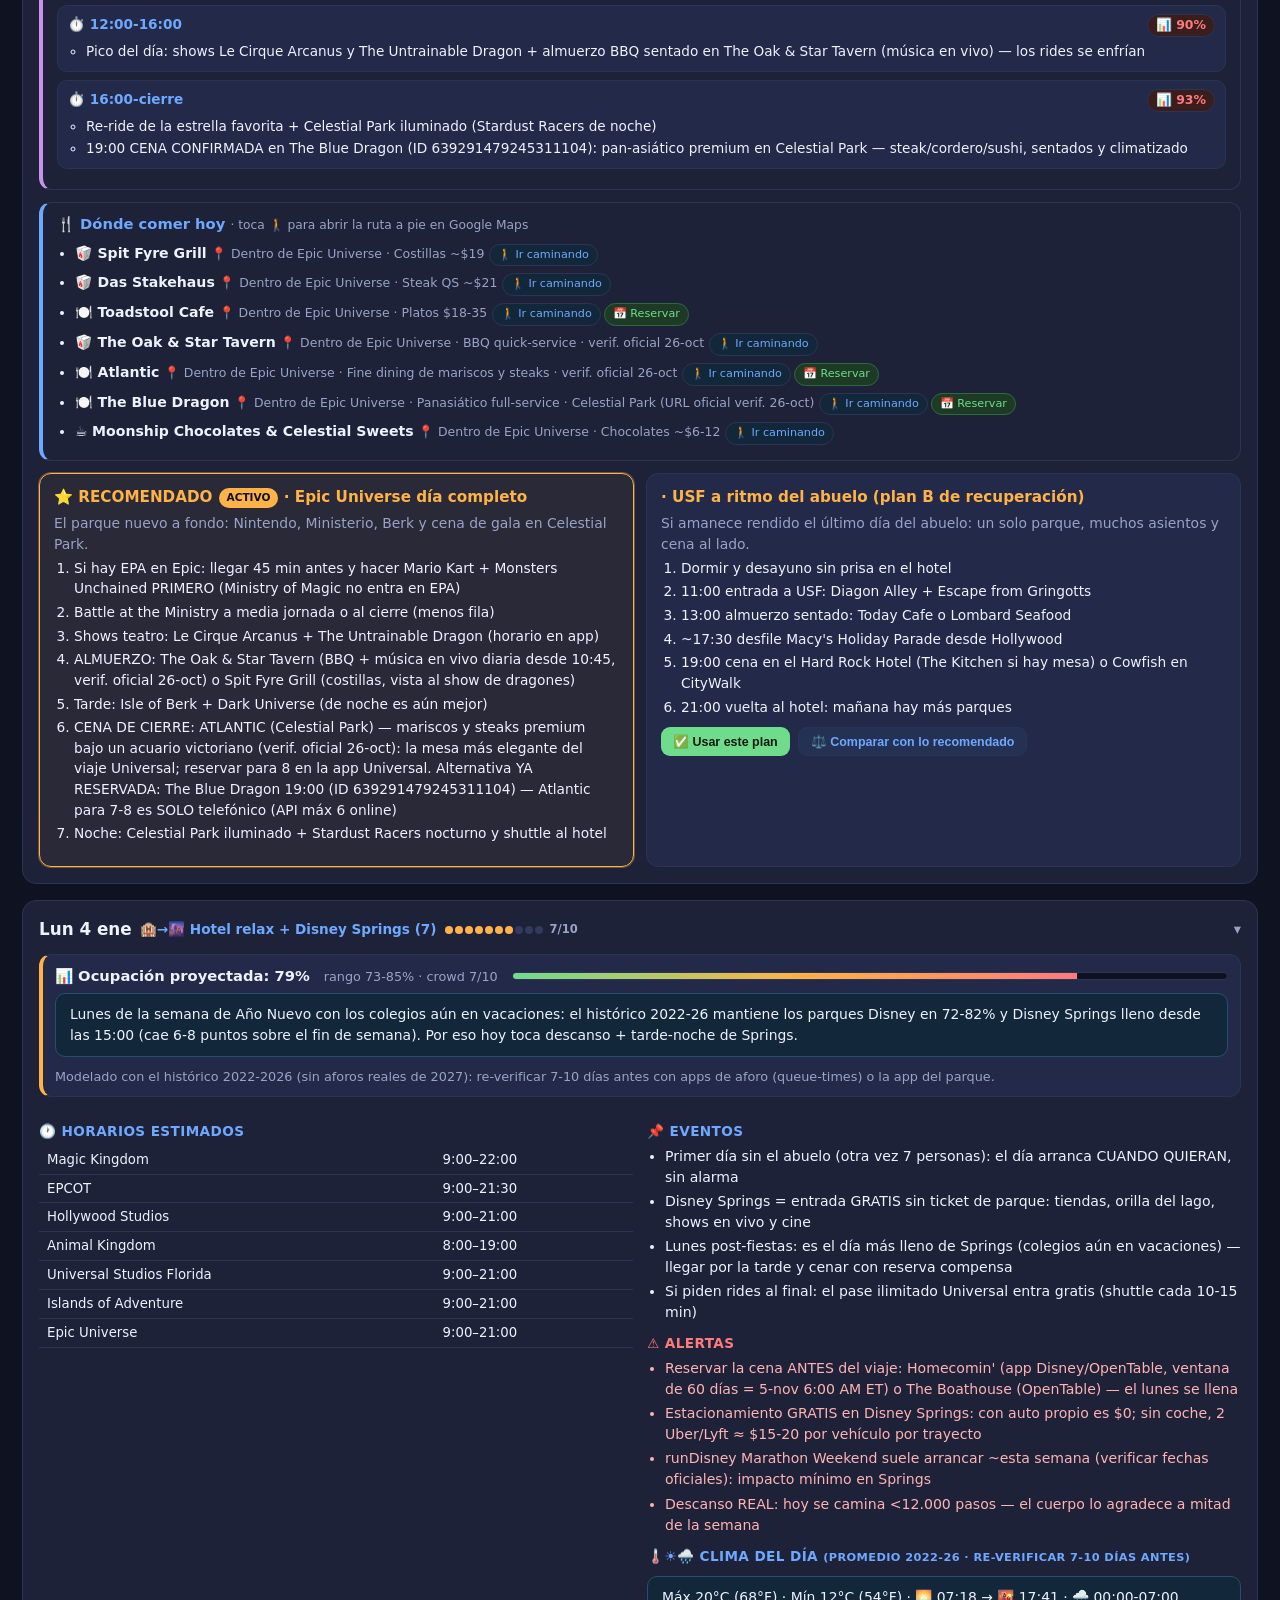
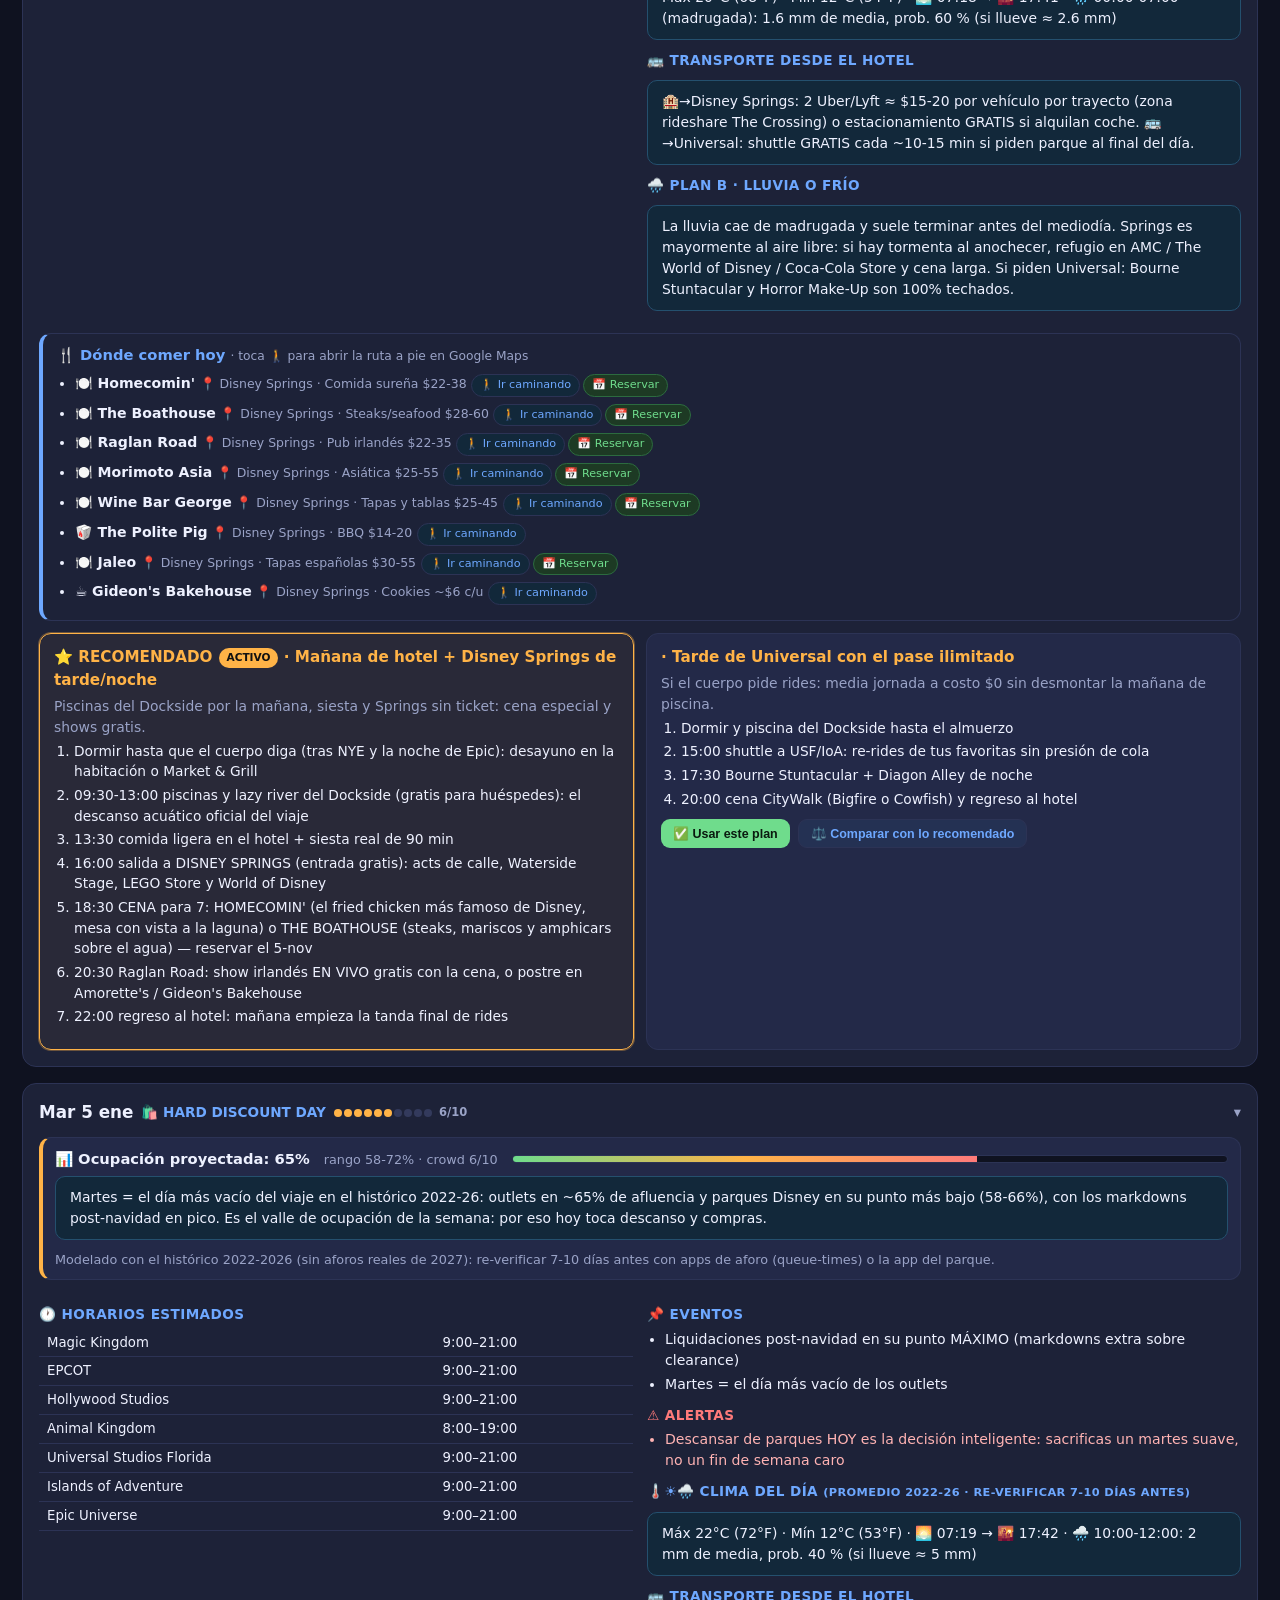
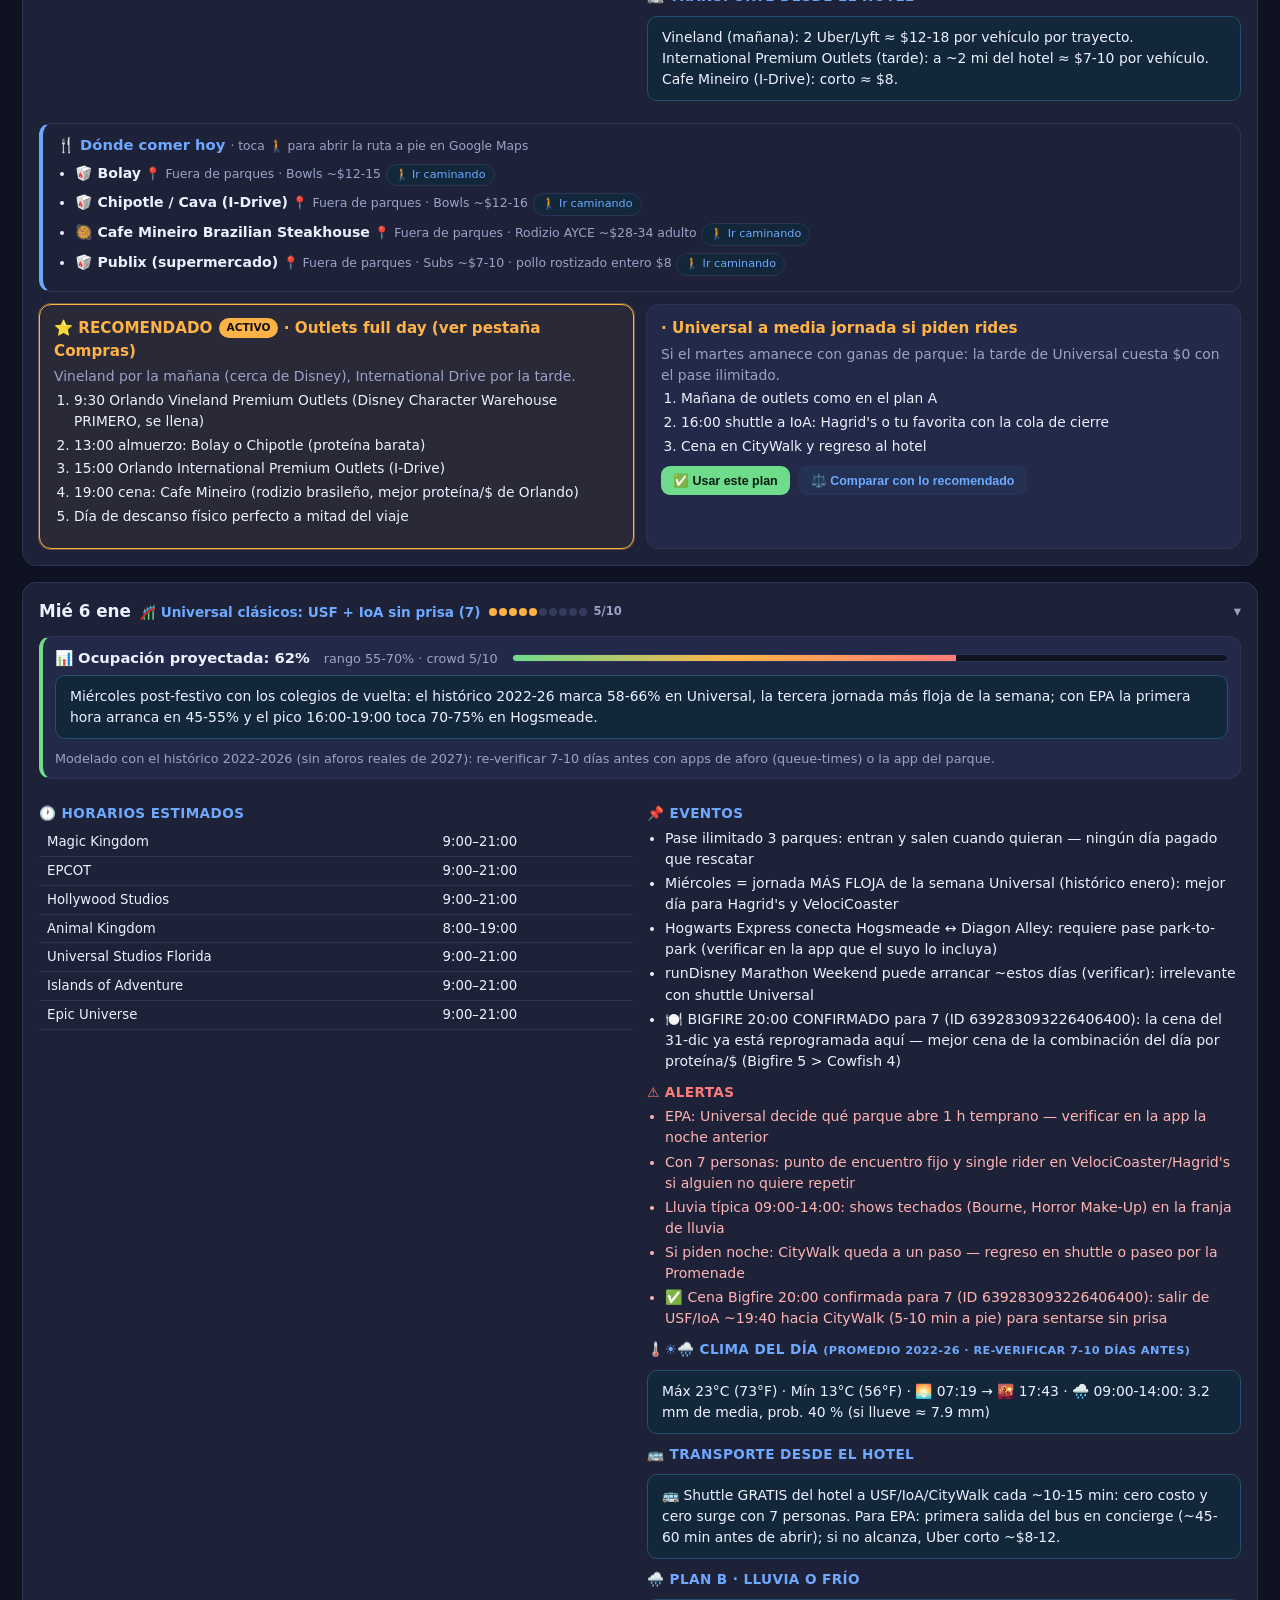
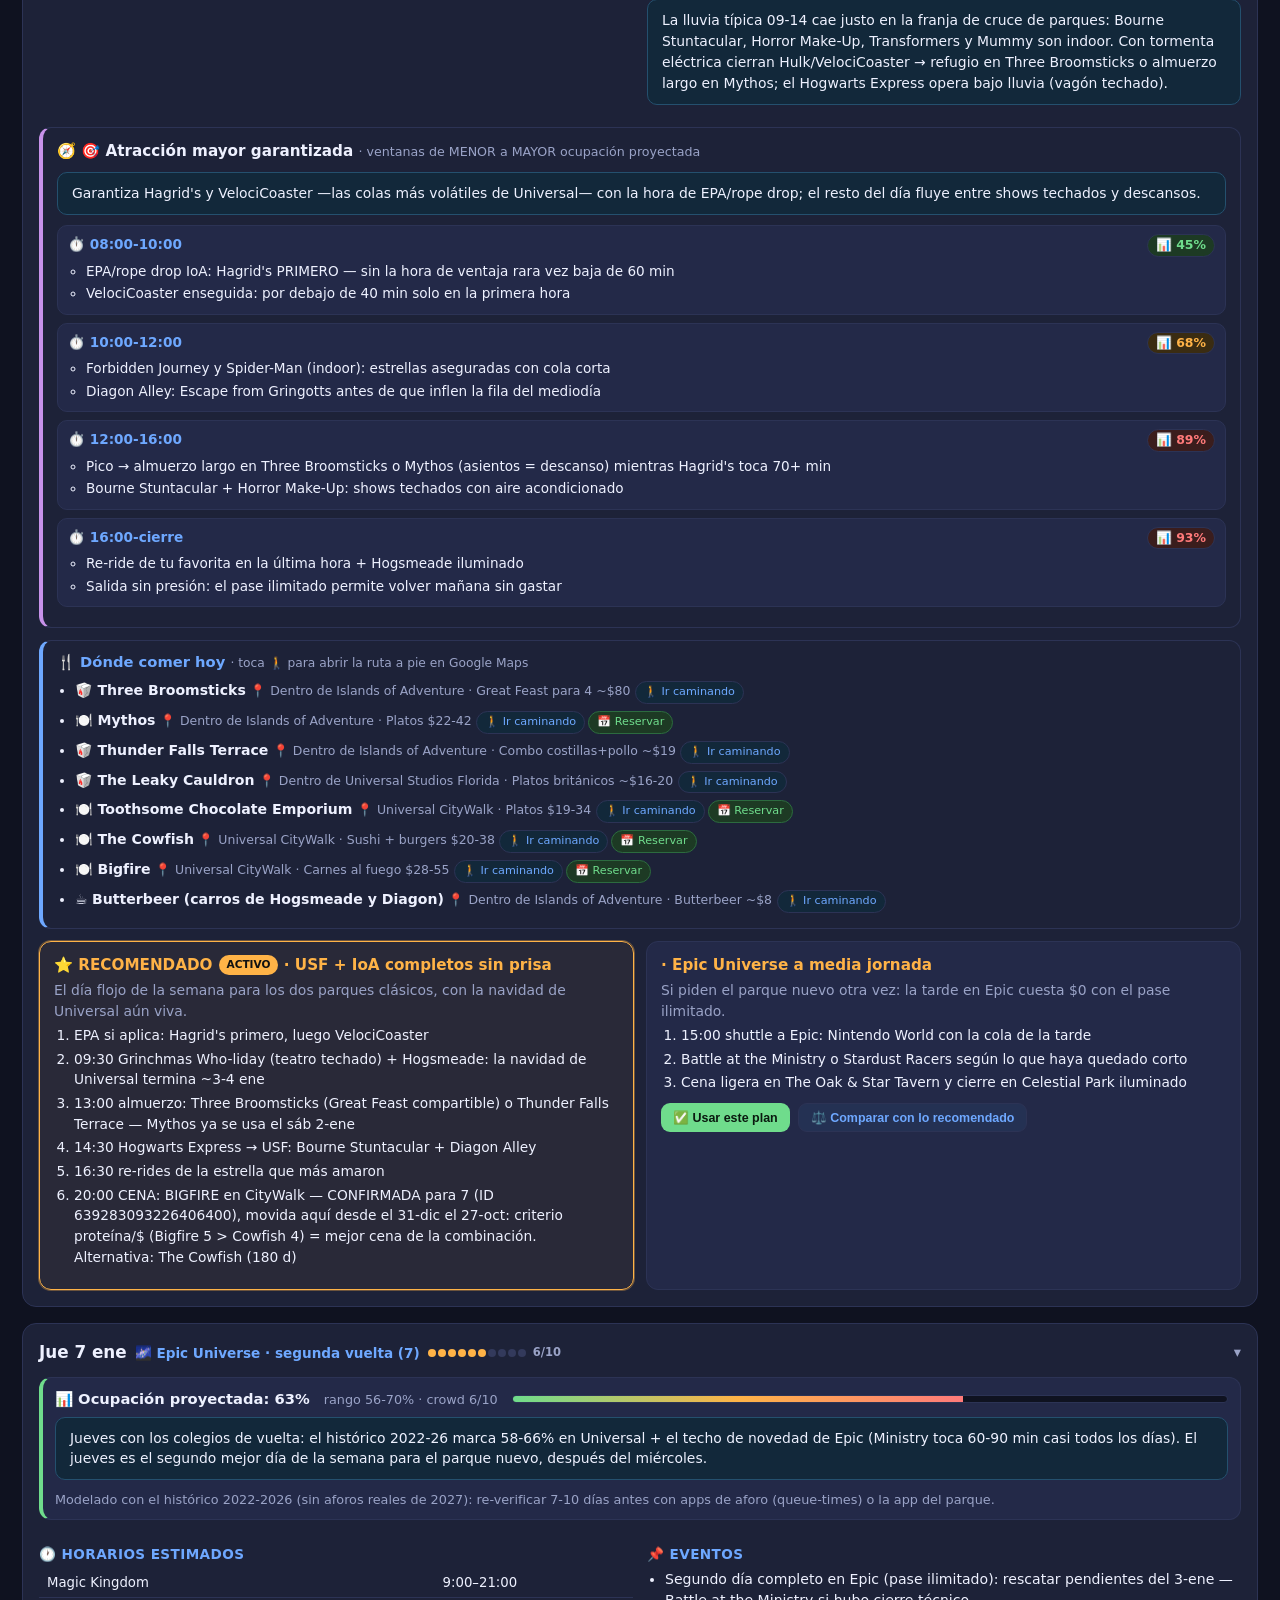
<file: orlando-2027.html>
<!DOCTYPE html>
<html lang="es">
<head>
<meta charset="UTF-8">
<meta name="viewport" content="width=device-width, initial-scale=1.0">
<meta name="theme-color" content="#0d1117">
<meta name="description" content="Planificador de viaje 100% offline: itinerario día a día, actividades, comida, Nochevieja, presupuesto y checklist para 7 personas · 31 dic 2026 → 10 ene 2027.">
<title>Orlando 2027 · Planificador Familiar Offline</title>
<link rel="icon" href="data:image/svg+xml,%3Csvg xmlns='http://www.w3.org/2000/svg' viewBox='0 0 64 64'%3E%3Crect width='64' height='64' rx='14' fill='%230d1117'/%3E%3Ccircle cx='46' cy='18' r='8' fill='none' stroke='%23f5b942' stroke-width='3' stroke-dasharray='3 4'/%3E%3Crect x='29' y='18' width='5' height='34' fill='%238a5a2b'/%3E%3Cpath d='M31 16c-8-4-16-2-22 4 7-3 15-2 22 2M31 16c2-9 8-14 17-16-5 6-8 11-9 18' fill='%232ea36b'/%3E%3Cpath d='M12 54h40' stroke='%23f5b942' stroke-width='4' stroke-linecap='round'/%3E%3C/svg%3E">
<style>
:root{
  --bg:#0f1220; --bg2:#171b2e; --card:#1d2238; --card2:#232948;
  --text:#eef1ff; --muted:#9aa3c7; --accent:#ffb347; --accent2:#6ea8ff;
  --green:#6fdc8c; --red:#ff7a7a; --purple:#c792ea; --border:#2c3355;
  --disney:#4a90d9; --universal:#e04f4f; --radius:14px;
}
*{box-sizing:border-box;margin:0;padding:0}
body{background:var(--bg);color:var(--text);font-family:"Segoe UI",system-ui,Arial,sans-serif;line-height:1.5}
.app-header{padding:18px 22px 10px;background:linear-gradient(135deg,#1a1f3a,#252b4d);border-bottom:1px solid var(--border)}
.header-top{display:flex;justify-content:space-between;align-items:center;flex-wrap:wrap;gap:10px}
h1{font-size:1.5rem}.subtitle{font-size:.9rem;color:var(--muted);font-weight:400}
.header-meta{color:var(--muted);font-size:.85rem;margin-top:4px}
.group-config{display:flex;flex-wrap:wrap;gap:14px;align-items:center;margin-top:10px;font-size:.85rem;background:rgba(0,0,0,.25);padding:8px 12px;border-radius:10px}
.group-config input{width:52px;padding:3px 6px;border-radius:6px;border:1px solid var(--border);background:var(--bg);color:var(--text);text-align:center}
.group-total{color:var(--accent);font-weight:600}
.tabs{display:flex;flex-wrap:wrap;gap:4px;padding:8px 14px;background:var(--bg2);position:sticky;top:0;z-index:50;border-bottom:1px solid var(--border)}
.tab{background:transparent;border:1px solid transparent;color:var(--muted);padding:8px 14px;border-radius:10px;cursor:pointer;font-size:.9rem}
.tab:hover{color:var(--text);background:var(--card)}
.tab.active{background:var(--card2);color:var(--accent);border-color:var(--border);font-weight:600}
.badge{background:var(--accent);color:#111;border-radius:999px;padding:1px 8px;font-size:.75rem;margin-left:4px}
main{padding:18px 22px;max-width:1280px;margin:0 auto}
.tab-panel{display:none}.tab-panel.active{display:block}
.card{background:var(--card);border:1px solid var(--border);border-radius:var(--radius);padding:16px;margin-bottom:14px}
.card h3{font-size:1.05rem;margin-bottom:6px}
.card h4{font-size:.95rem;margin:10px 0 4px;color:var(--accent2)}
.grid{display:grid;grid-template-columns:repeat(auto-fill,minmax(330px,1fr));gap:14px}
.grid-2{display:grid;grid-template-columns:repeat(auto-fill,minmax(460px,1fr));gap:14px}
@media(max-width:560px){.grid,.grid-2{grid-template-columns:1fr}}
.filters{display:flex;flex-wrap:wrap;gap:10px;align-items:center;background:var(--bg2);border:1px solid var(--border);border-radius:var(--radius);padding:12px;margin-bottom:16px;position:sticky;top:52px;z-index:40}
.filters select,.filters input[type=text]{background:var(--bg);color:var(--text);border:1px solid var(--border);border-radius:8px;padding:7px 10px;font-size:.85rem}
.filters label{font-size:.82rem;color:var(--muted);display:flex;gap:6px;align-items:center}
.tag{display:inline-block;font-size:.72rem;padding:2px 8px;border-radius:999px;background:var(--card2);color:var(--muted);margin:2px 3px 2px 0;border:1px solid var(--border)}
.tag.type{background:#243153;color:var(--accent2)}
.tag.warn{background:#3a1d1d;color:var(--red)}
.tag.ok{background:#1d3a24;color:var(--green)}
.tag.hot{background:#3a2c12;color:var(--accent)}
.cost{color:var(--accent);font-weight:600;font-size:.88rem}
.muted{color:var(--muted);font-size:.84rem}
.small{font-size:.8rem}
.btn{background:var(--accent2);border:none;color:#0a0f22;padding:7px 14px;border-radius:9px;cursor:pointer;font-weight:600;font-size:.83rem}
.btn:hover{filter:brightness(1.15)}
.btn-ghost{background:transparent;border:1px solid var(--border);color:var(--text)}
.btn-add{background:#243153;color:var(--accent2);border:1px solid var(--border);padding:5px 11px;border-radius:8px;cursor:pointer;font-size:.78rem}
.btn-add:hover{background:#2d3d6b}
.btn-del{background:transparent;border:1px solid var(--red);color:var(--red);padding:3px 9px;border-radius:7px;cursor:pointer;font-size:.75rem}

.day-head{display:flex;justify-content:space-between;align-items:center;flex-wrap:wrap;gap:8px;cursor:pointer}
.crowd{font-size:.75rem;padding:3px 10px;border-radius:999px;font-weight:700}
.crowd-10,.crowd-9{background:#5c1f1f;color:#ffb3b3}.crowd-8,.crowd-7{background:#5c3a1f;color:#ffd9b3}
.crowd-6,.crowd-5{background:#4d4d1f;color:#f1f1b3}.crowd-4,.crowd-3,.crowd-2,.crowd-1{background:#1f4d2a;color:#b3f1c2}
.day-body{display:none;margin-top:12px}.day-card.open .day-body{display:block}
.plan-opt{border-left:3px solid var(--accent2);padding:8px 12px;margin:10px 0;background:rgba(110,168,255,.06);border-radius:0 10px 10px 0}
.plan-opt.reco{border-left-color:var(--green);background:rgba(111,220,140,.07)}
.plan-opt h4{margin:0 0 4px}
ul.tight{padding-left:18px}ul.tight li{margin:3px 0;font-size:.88rem}
table.data{width:100%;border-collapse:collapse;font-size:.85rem;margin-top:8px}
table.data th,table.data td{padding:7px 9px;border-bottom:1px solid var(--border);text-align:left;vertical-align:top}
table.data th{color:var(--accent2);font-size:.78rem;text-transform:uppercase;letter-spacing:.5px}
.park-USF,.park-IoA,.park-Epic,.park-Volcano,.park-CityWalk{border-left:4px solid var(--universal)}
.park-MK,.park-EPCOT,.park-HS,.park-AK,.park-Springs{border-left:4px solid var(--disney)}
.card-head{display:flex;justify-content:space-between;align-items:flex-start;gap:8px;flex-wrap:wrap}
.res-chip{font-size:.72rem;background:#3a2c12;color:var(--accent);padding:2px 8px;border-radius:999px}
.scorebar{display:inline-flex;gap:2px}
.scorebar i{width:14px;height:7px;background:#333a5c;border-radius:3px}
.scorebar i.on{background:var(--green)}
.nye-hero{background:linear-gradient(135deg,#2a1440,#3d1f5c);border:1px solid #5a3a8a}
.timeline{border-left:2px solid var(--purple);padding-left:16px;margin:10px 0}
.timeline li{margin:10px 0;list-style:none;font-size:.88rem}
.timeline b{color:var(--purple)}
.vs{display:grid;grid-template-columns:1fr 1fr;gap:14px}
@media(max-width:700px){.vs{grid-template-columns:1fr}}
.vs .card{background:var(--card2)}
.alert{background:#3a1d1d;border:1px solid #6b2c2c;border-radius:10px;padding:10px 14px;font-size:.87rem;margin:10px 0}
.tip{background:#12283a;border:1px solid #24506e;border-radius:10px;padding:10px 14px;font-size:.87rem;margin:10px 0}
.win{background:#12301c;border:1px solid #2c6b3f;border-radius:10px;padding:10px 14px;font-size:.87rem;margin:10px 0}
.app-footer{padding:20px 22px;color:var(--muted);font-size:.78rem;border-top:1px solid var(--border)}
details{margin:6px 0}summary{cursor:pointer;color:var(--accent2);font-size:.88rem}
.checklist label{display:block;margin:5px 0;font-size:.88rem;cursor:pointer}
.checklist input{margin-right:8px}
.plan-day{background:var(--card);border:1px solid var(--border);border-radius:var(--radius);padding:12px 16px;margin-bottom:12px}
.plan-item{display:flex;justify-content:space-between;align-items:center;gap:8px;padding:6px 0;border-bottom:1px dashed var(--border);font-size:.87rem}
.empty{color:var(--muted);text-align:center;padding:40px;font-size:.95rem}
@media print{
  body{background:#fff;color:#000}
  .tabs,.filters,.btn,.btn-add,.btn-del,.group-config,#btn-print{display:none!important}
  .tab-panel{display:block!important}
  .card{break-inside:avoid;border-color:#ccc}
  .day-body{display:block!important}
}

/* ====== v2: clases usadas por app.js ====== */
.intro-card{background:var(--card);border:1px solid var(--border);border-radius:var(--radius);padding:16px 18px;margin-bottom:16px}
.intro-card h2{font-size:1.15rem;margin-bottom:6px;color:var(--accent)}
.intro-card h4{color:var(--accent2);margin-bottom:6px}
.intro-card p{margin:4px 0;font-size:.9rem;color:var(--muted)}
.gold-rule{color:var(--accent)!important;font-weight:600;background:rgba(255,209,102,.08);border:1px solid #4d3d12;border-radius:8px;padding:8px 10px}
.day-card{background:var(--card);border:1px solid var(--border);border-radius:var(--radius);padding:16px;margin-bottom:16px}
.day-head h3{font-size:1.05rem}.theme{font-size:.85rem;color:var(--accent2);font-weight:600}
.crowd{display:inline-flex;align-items:center;gap:2px;background:transparent;padding:0}
.crowd .dot{width:8px;height:8px;border-radius:50%;background:#333a5c;display:inline-block}
.crowd .dot.on{background:var(--accent)}.crowd .dot.on.t{background:var(--red)}
.crowd em{font-style:normal;font-size:.72rem;color:var(--muted);margin-left:5px}
.day-grid{display:grid;grid-template-columns:1fr 1fr;gap:14px;margin:12px 0}
@media(max-width:760px){.day-grid{grid-template-columns:1fr}}
.day-grid h5,.sect{color:var(--accent2);font-size:.85rem;text-transform:uppercase;letter-spacing:.4px;margin:10px 0 4px}
.warn-t{color:var(--red)!important}
.mini-table{width:100%;border-collapse:collapse;font-size:.83rem}
.mini-table td,.mini-table th{padding:4px 8px;border-bottom:1px solid var(--border);text-align:left}
.mini-table.full{margin-bottom:16px}
.mini-table th{color:var(--accent2);font-size:.75rem;text-transform:uppercase}
ul.tight.warn li{color:#ffb3b3}
ul.tight.pro li{color:#b3f1c2}
.options{display:grid;grid-template-columns:repeat(auto-fit,minmax(320px,1fr));gap:12px;margin-top:8px}
.option{border:1px solid var(--border);border-radius:12px;padding:12px 14px;background:var(--card2)}
.option.reco{border-color:#2c6b3f;background:rgba(111,220,140,.06)}
.option h4{font-size:.95rem;margin-bottom:4px;color:var(--accent)}

/* ====== comparador de opciones + plan por día ====== */
.option.chosen{border-color:var(--accent);box-shadow:0 0 0 1px rgba(255,179,71,.35);background:rgba(255,179,71,.05)}
.chosen-tag{display:inline-block;background:var(--accent);color:#111;font-size:.66rem;font-weight:800;padding:2px 8px;border-radius:999px;margin-left:6px;vertical-align:middle}
.opt-actions{display:flex;gap:8px;flex-wrap:wrap;margin-top:10px}
.btn-pick{background:var(--green);color:#0a1a0f;font-size:.78rem;padding:6px 12px}
.btn-cmp{background:#243153;color:var(--accent2);border:1px solid var(--border);font-size:.78rem;padding:6px 12px}
.btn-chip{background:var(--accent);color:#111;font-size:.75rem;padding:3px 10px;border-radius:999px}
.plan-chips{display:flex;gap:8px;flex-wrap:wrap;align-items:center;margin-top:8px}
.chip.chip-alt{background:#3a2c12;color:var(--accent);border-color:#5c4a1f}
.cmp-panel{grid-column:1/-1;border:1px dashed var(--accent2);border-radius:12px;padding:14px;background:rgba(110,168,255,.05);display:grid;grid-template-columns:repeat(auto-fit,minmax(280px,1fr));gap:14px}
.cmp-panel[hidden]{display:none}
.cmp-panel h5{color:var(--text);font-size:.95rem;margin-bottom:6px}
.cmp-panel .cmp-col.reco h5{color:var(--green)}
.cmp-panel .cmp-col.alt h5{color:var(--accent)}
.cmp-panel h6{font-size:.78rem;text-transform:uppercase;letter-spacing:.4px;margin:8px 0 4px}
.pro-t{color:var(--green)!important}
.cmp-foot{grid-column:1/-1;font-size:.88rem;border-top:1px dashed var(--border);padding-top:10px;display:flex;gap:10px;flex-wrap:wrap;align-items:center}
@media(max-width:760px){.cmp-foot{flex-direction:column;align-items:flex-start}}

/* ====== v2: filtros, tarjetas, plan ====== */
.filter-bar{display:flex;flex-wrap:wrap;gap:10px;align-items:center;background:var(--bg2);border:1px solid var(--border);border-radius:var(--radius);padding:12px;margin-bottom:14px;position:sticky;top:52px;z-index:40}
.filter-bar select,.filter-bar input[type=search]{background:var(--bg);color:var(--text);border:1px solid var(--border);border-radius:8px;padding:7px 10px;font-size:.85rem}
.filter-bar label{font-size:.82rem;color:var(--muted);display:flex;gap:6px;align-items:center}
.count{color:var(--muted);font-size:.8rem;margin:6px 2px}
.cards{display:grid;grid-template-columns:repeat(auto-fill,minmax(330px,1fr));gap:14px}
@media(max-width:560px){.cards{grid-template-columns:1fr}}
.card h4{margin:0 0 6px;color:var(--accent)}
.card-top{display:flex;justify-content:space-between;align-items:flex-start;gap:8px}
.chips{margin:4px 0 8px}
.chip{display:inline-block;font-size:.7rem;padding:2px 8px;border-radius:999px;background:var(--card2);color:var(--muted);margin:2px 3px 2px 0;border:1px solid var(--border)}
.chip.park{background:#243153;color:var(--accent2)}
.chip.protein{background:#1d3a24;color:var(--green)}
.chip.seat-yes{background:#1d3a24;color:var(--green)}
.chip.seat-no{background:#3a1d1d;color:var(--red)}
.card p{font-size:.87rem;color:var(--muted);margin:4px 0}
.pnote{color:var(--text)!important;font-weight:500}
.facts{display:flex;flex-wrap:wrap;gap:6px 14px;font-size:.8rem;color:var(--muted);margin:8px 0}
.cost{margin-top:8px;font-size:.86rem;color:var(--text)}
.cost strong{color:var(--accent)}
.pp{font-size:.76rem;color:var(--muted);font-style:italic}
.card .tip{margin:8px 0 0}
.top-protein{border-color:#2c6b3f}
table.timeline{width:100%;border-collapse:collapse;border-left:2px solid var(--purple);margin-bottom:16px}
table.timeline td{padding:6px 10px;border-bottom:1px solid var(--border);font-size:.87rem;vertical-align:top}
.tl-time{color:var(--purple);font-weight:700;white-space:nowrap;width:92px}
.btn-plan{background:#243153;color:var(--accent2);border:1px solid var(--border);padding:5px 11px;border-radius:8px;cursor:pointer;font-size:.78rem;font-weight:600;white-space:nowrap}
.btn-plan:hover{background:#2d3d6b}
.btn-plan.in-plan{background:#1d3a24;color:var(--green);border-color:#2c6b3f}
.plan-list{list-style:none;margin-bottom:14px}
.plan-row{display:flex;justify-content:space-between;align-items:center;gap:10px;background:var(--card);border:1px solid var(--border);border-radius:10px;padding:8px 12px;margin-bottom:6px;font-size:.88rem}
.total-bar{position:sticky;bottom:0;background:var(--bg2);border:1px solid var(--border);border-radius:12px;padding:14px 16px;margin-top:14px;display:flex;flex-wrap:wrap;gap:12px;align-items:center;font-size:.95rem}
.total-bar strong{color:var(--accent);font-size:1.1rem}
@media print{.filter-bar,.btn-plan,.total-bar .btn,.total-bar .btn-ghost{display:none!important}.total-bar{position:static}}

.option p{font-size:.87rem;color:var(--muted)}
.option ol{padding-left:20px;font-size:.86rem}.option ol li{margin:3px 0}
.claves-grid{display:grid;grid-template-columns:repeat(auto-fill,minmax(340px,1fr));gap:12px;margin-bottom:16px}
.clave-card{background:var(--card);border:1px solid var(--border);border-radius:12px;padding:12px 14px}
.clave-card h4{font-size:.9rem;margin-bottom:4px;color:var(--accent2)}
.clave-card p{font-size:.86rem;color:var(--muted)}

/* ====== v3: ocupación por día + filtro de estrategias ====== */
.occ-full{grid-column:1/-1;background:var(--card2);border:1px solid var(--border);border-radius:12px;padding:10px 12px}
.occ-full.occ-lo{border-left:4px solid var(--green)}
.occ-full.occ-mid{border-left:4px solid var(--accent)}
.occ-full.occ-hi{border-left:4px solid var(--red)}
.occ-head{display:flex;flex-wrap:wrap;gap:8px 14px;align-items:center;font-size:.92rem}
.occ-rango{color:var(--muted);font-size:.8rem}
.occ-meter{flex:1;min-width:120px;height:8px;background:var(--bg);border:1px solid var(--border);border-radius:999px;overflow:hidden}
.occ-meter i{display:block;height:100%;background:linear-gradient(90deg,var(--green),var(--accent),var(--red))}
.occ-full .tip{margin-top:6px}
.strat-filter{display:flex;flex-wrap:wrap;gap:8px;align-items:center;margin-top:10px;padding-top:8px;border-top:1px dashed var(--border)}
.sf-label{font-size:.85rem;font-weight:600}
.btn-strat{background:var(--card2);color:var(--text);border:1px solid var(--border)}
.btn-strat.on{background:var(--accent);color:#111;border-color:var(--accent)}
.sf-hint{font-size:.78rem;color:var(--muted)}
.strat-box{background:var(--card);border:1px solid var(--border);border-left:4px solid var(--purple);border-radius:12px;padding:12px 14px;margin:12px 0}
.strat-box h5{font-size:.95rem;margin-bottom:4px}
.strat-box h5 small{color:var(--muted);font-weight:400}
.strat-win{list-style:none;margin-top:8px}
.strat-win>li{border:1px solid var(--border);border-radius:10px;padding:8px 10px;margin-bottom:8px;background:var(--card2)}
.win-top{display:flex;justify-content:space-between;gap:10px;flex-wrap:wrap;margin-bottom:4px}
.win-h{font-weight:700;font-size:.85rem;color:var(--accent2)}
.win-occ{font-size:.78rem;font-weight:700;padding:1px 8px;border-radius:999px;border:1px solid var(--border)}
.win-occ.occ-lo{color:var(--green);background:#1d3a24}
.win-occ.occ-mid{color:var(--accent);background:#3a2c12}
.win-occ.occ-hi{color:var(--red);background:#3a1d1d}
.strat-win ul.tight li{font-size:.85rem;margin:2px 0}
@media(max-width:560px){.occ-head{flex-direction:column;align-items:flex-start}.occ-meter{width:100%}.win-top{flex-direction:column;gap:4px}}
@media print{.strat-filter{display:none!important}}

/* ====== v4: cuenta regresiva + preparación + presupuesto ====== */
.countdown{margin-top:10px;background:rgba(0,0,0,.25);border:1px solid var(--border);border-radius:10px;padding:8px 12px;font-size:.86rem}
.countdown strong{color:var(--accent)}
.countdown a{color:var(--accent2)}
.timeline.full{width:100%;margin-bottom:14px}
.v-when{font-weight:700;white-space:nowrap;color:var(--accent2)}
tr.v-past{opacity:.45}
tr.v-today td{background:#3a2c12}
tr.v-soon .v-when{color:var(--accent)}
.chk-row{display:flex;gap:10px;align-items:flex-start;background:var(--card);border:1px solid var(--border);border-radius:10px;padding:8px 12px;margin-bottom:6px;font-size:.87rem;cursor:pointer}
.chk-row input{margin-top:4px;accent-color:var(--accent)}
.chk-row.done{opacity:.55}
.chk-row.done .chk-t{text-decoration:line-through}
.chk-t{flex:1}
.chk-when{color:var(--accent2);font-size:.76rem;font-weight:700;white-space:nowrap;border:1px solid var(--border);border-radius:999px;padding:1px 8px}
.sec-progress{color:var(--green);font-size:.8rem;font-weight:400}
.bud-row{display:flex;justify-content:space-between;gap:12px;align-items:center;background:var(--card);border:1px solid var(--border);border-radius:10px;padding:8px 12px;margin-bottom:6px;font-size:.87rem}
.bud-row input{background:var(--bg);border:1px solid var(--border);border-radius:8px;padding:6px 8px;color:var(--accent);font-weight:700;text-align:right;width:120px}
.bud-note{color:var(--muted);font-size:.78rem}
.cards a{color:var(--accent2);font-weight:600}
@media(max-width:560px){.bud-row{flex-direction:column;align-items:stretch}.bud-row input{width:100%}}
@media print{.countdown a,.chk-row input,#btn-reset-check,#btn-reset-budget{display:none}}

/* ====== v5: comida por día + café/snacks + links a pie y reserva ====== */
.day-food{background:var(--card);border:1px solid var(--border);border-left:4px solid var(--accent2);border-radius:12px;padding:10px 14px;margin:12px 0}
.day-food h4{font-size:.92rem;margin-bottom:6px;color:var(--accent2)}
.day-food h4 small{color:var(--muted);font-weight:400}
.day-food li{font-size:.86rem;margin:5px 0}
.day-food .mut{color:var(--muted);font-size:.78rem}
a.chip{display:inline-block;text-decoration:none;cursor:pointer}
.chip.walk{background:#12283a;color:var(--accent2);border:1px solid var(--border)}
.chip.walk:hover{background:#1a3550}
.chip.res{background:#1d3a24;color:var(--green);border:1px solid #2c6b3f}
.chip.res:hover{background:#245230}
.link-chips{margin-top:4px}
@media print{.chip.walk,.chip.res{display:none}}

/* ====== v6: interactividad pro + filtros multi-nivel de snacks + hype ====== */
html{scroll-behavior:smooth}
.card{transition:transform .15s ease,box-shadow .15s ease}
.card:hover{transform:translateY(-2px);box-shadow:0 6px 18px rgba(0,0,0,.35)}
.chip.hype{background:#3a2c12;color:var(--accent);border-color:#4d3d12;font-weight:700}
.chip.sub{background:#2c1f3d;color:var(--purple)}
.chip-hoy{background:var(--accent);color:#111;font-weight:700}
.day-card.hoy{border-color:var(--accent);box-shadow:0 0 0 1px var(--accent)}
.snack-bar{gap:8px}
.snack-bar .chk{cursor:pointer}
.qparks{flex-basis:100%;display:flex;flex-wrap:wrap;gap:6px;align-items:center;margin-top:6px}
.qp-label{font-size:.78rem;color:var(--muted)}
.qchip{background:var(--card);color:var(--muted);border:1px solid var(--border);border-radius:999px;padding:4px 12px;font-size:.78rem;cursor:pointer}
.qchip b{color:var(--accent2)}
.qchip:hover{color:var(--text);background:var(--card2)}
.qchip.on{background:#243153;color:var(--accent2);border-color:var(--accent2);font-weight:700}
.btn-xs{padding:4px 10px;font-size:.75rem}
/* ====== v7: ahorro inteligente en presupuesto ====== */
.save-toggle{display:flex;align-items:center;gap:6px;font-size:.78rem;color:var(--muted);cursor:pointer;white-space:nowrap}
.save-toggle input{accent-color:var(--green);width:16px;height:16px}
@media print{.save-toggle input{display:none}}

@media print{.snack-bar,.qparks{display:none!important}}

/* ====== v8: experiencia móvil estilo app (bottom nav · chips · sheet · FAB) ====== */
body{-webkit-tap-highlight-color:transparent;overscroll-behavior-y:none}
.f-tools{display:flex;gap:8px;align-items:center;flex:1 1 100%;flex-wrap:wrap}
.f-tools input[type=search]{flex:1 1 auto;min-width:0}
.f-adv{display:contents}
.fab-top{position:fixed;right:18px;bottom:22px;width:46px;height:46px;border-radius:50%;background:var(--accent2);color:#0a0f22;border:none;font-size:1.25rem;font-weight:700;cursor:pointer;box-shadow:0 6px 18px rgba(0,0,0,.45);opacity:0;visibility:hidden;transform:translateY(12px);transition:opacity .2s,transform .2s;z-index:110}
.fab-top.show{opacity:1;visibility:visible;transform:none}
.mnav{display:none}
.msheet{position:fixed;inset:0;z-index:200}
.msheet[hidden]{display:none}
.msheet-back{position:absolute;inset:0;background:rgba(5,7,15,.62)}
.msheet-panel{position:absolute;left:0;right:0;bottom:0;background:var(--bg2);border:1px solid var(--border);border-bottom:0;border-radius:18px 18px 0 0;padding:14px 14px calc(16px + env(safe-area-inset-bottom,0px));box-shadow:0 -10px 30px rgba(0,0,0,.5);max-height:86vh;overflow-y:auto}
.msheet-head{display:flex;justify-content:space-between;align-items:center;gap:10px;margin-bottom:10px;font-size:.95rem}
.msheet-grid{display:grid;grid-template-columns:repeat(3,1fr);gap:8px}
.msheet-item{background:var(--card);border:1px solid var(--border);color:var(--text);border-radius:12px;padding:10px 6px;font-size:.78rem;cursor:pointer;display:flex;flex-direction:column;align-items:center;justify-content:center;gap:5px;min-height:66px;text-align:center}
.msheet-item:active{background:var(--card2);transform:scale(.97)}
.msheet-item.active{border-color:var(--accent);color:var(--accent);font-weight:700;background:rgba(255,179,71,.08)}
.day-chev{margin-left:auto;color:var(--muted);font-size:.9rem;transition:transform .18s ease;flex:0 0 auto}
.day-card.collapsed .day-chev{transform:rotate(-90deg)}
.day-card.collapsed>.day-grid,.day-card.collapsed>.strat-box,.day-card.collapsed>.day-food,.day-card.collapsed>.options{display:none}

/* tablets: barra superior de una sola fila con scroll horizontal */
@media(max-width:999px){
  .tabs{flex-wrap:nowrap;overflow-x:auto;-webkit-overflow-scrolling:touch;scrollbar-width:none;scroll-snap-type:x proximity}
  .tabs::-webkit-scrollbar{display:none}
  .tab{white-space:nowrap;flex:0 0 auto;scroll-snap-align:center}
}
/* móvil: navegación inferior, targets táctiles, filtros plegables, safe area */
@media(max-width:767px){
  .tabs{display:none}
  .mnav{display:flex;position:fixed;left:0;right:0;bottom:0;background:rgba(23,27,46,.97);-webkit-backdrop-filter:blur(10px);backdrop-filter:blur(10px);border-top:1px solid var(--border);z-index:120;padding-bottom:env(safe-area-inset-bottom,0px);box-shadow:0 -6px 20px rgba(0,0,0,.45)}
  .mnav-btn{flex:1 1 0;min-width:0;background:none;border:0;border-top:3px solid transparent;color:var(--muted);font-size:.66rem;padding:7px 2px 5px;cursor:pointer;display:flex;flex-direction:column;align-items:center;gap:3px;min-height:56px;position:relative;line-height:1.15}
  .mnav-btn .mi{font-size:1.15rem;line-height:1}
  .mnav-btn.active{color:var(--accent);border-top-color:var(--accent);font-weight:700}
  .mnav-btn .badge{position:absolute;top:3px;right:calc(50% - 26px);margin:0;padding:0 5px;font-size:.6rem}
  .app-header{padding:12px 14px 8px}
  h1{font-size:1.16rem}
  .subtitle{display:block;font-size:.76rem}
  .header-meta{font-size:.72rem}
  .header-top .btn{min-height:40px}
  .group-config{gap:6px 10px;padding:7px 9px;font-size:.78rem;margin-top:8px}
  .group-config input{width:56px;padding:7px 4px;min-height:40px;font-size:16px}
  .countdown{font-size:.78rem;padding:7px 10px}
  main{padding:12px 12px 122px}
  .app-footer{padding:18px 14px 118px;font-size:.74rem}
  input,select,textarea{font-size:16px}
  .filter-bar{position:sticky;top:0;z-index:45;margin:0 -12px 14px;padding:10px 12px;border-left:0;border-right:0;border-top:0;border-radius:0 0 14px 14px}
  .filter-bar .f-adv{display:none}
  .filter-bar.open .f-adv{display:contents}
  .filter-bar label{flex:1 1 calc(50% - 5px);flex-direction:column;align-items:stretch;gap:3px;white-space:normal;font-size:.78rem}
  .filter-bar label.chk{flex-direction:row;align-items:center;gap:8px}
  .filter-bar select,.filter-bar input,.filter-bar input[type=search]{width:100%;min-height:44px;font-size:16px}
  .qparks{flex-wrap:nowrap;overflow-x:auto;-webkit-overflow-scrolling:touch;scrollbar-width:none;padding-bottom:2px}
  .qparks::-webkit-scrollbar{display:none}
  .qchip{flex:0 0 auto;min-height:38px;padding:7px 14px;font-size:.8rem;white-space:nowrap}
  .qp-label{display:none}
  .btn{min-height:44px;padding:10px 16px;font-size:.88rem}
  .btn-xs{min-height:38px;padding:7px 12px;font-size:.8rem}
  .btn-plan{min-height:40px;padding:9px 14px;font-size:.84rem}
  .btn-pick,.btn-cmp,.btn-strat{min-height:44px}
  .chip{font-size:.76rem;padding:4px 10px}
  a.chip{display:inline-flex;align-items:center;min-height:40px;padding:8px 13px;font-size:.82rem;margin:3px 4px 3px 0}
  .chk-row{min-height:50px;align-items:center;padding:9px 12px}
  .save-toggle{min-height:44px;white-space:normal}
  table.timeline,.mini-table,table.data{display:block;overflow-x:auto;max-width:100%;-webkit-overflow-scrolling:touch}
  .total-bar{bottom:calc(66px + env(safe-area-inset-bottom,0px));padding:12px 14px;font-size:.88rem}
  .intro-card{padding:13px 14px}
  .card{padding:14px}
  .options{grid-template-columns:1fr}
  .count{font-size:.78rem}
  .fab-top{bottom:calc(76px + env(safe-area-inset-bottom,0px));right:14px;width:44px;height:44px}
}
@media(min-width:768px){[data-ftoggle]{display:none}}
@media print{
  .mnav,.msheet,.fab-top{display:none!important}
  main{padding-bottom:0}
}




/* ====== v9: fusión estilo app de parque (Disney + Universal + TouringPlans) ====== */
/* calendario de afluencia en Día a Día */
.cc-strip{display:flex;flex-wrap:wrap;gap:8px;align-items:center;margin-top:12px;padding-top:10px;border-top:1px dashed var(--border)}
.cc-label{font-size:.8rem;font-weight:700;color:var(--muted)}
.cc-hint{font-size:.72rem;color:var(--muted);width:100%}
.cc-chip{display:flex;flex-direction:column;align-items:center;gap:2px;background:var(--bg);border:1px solid var(--border);border-radius:10px;padding:6px 9px;cursor:pointer;color:var(--text);min-width:64px;min-height:46px}
.cc-chip b{font-size:.72rem}.cc-chip i{font-style:normal;font-size:.68rem;font-weight:700}.cc-chip u{text-decoration:none;font-size:.66rem;color:var(--muted)}
.cc-chip.c-hi{border-color:#c05050;background:rgba(160,50,50,.18)}
.cc-chip.c-md{border-color:#c09040;background:rgba(160,110,40,.15)}
.cc-chip.c-lo{border-color:#3f9e63;background:rgba(40,140,80,.14)}
.cc-chip.is-hoy{outline:2px solid var(--accent2);outline-offset:1px}
.cc-chip:active{transform:scale(.96)}
/* elegibilidad por estatura/edad + espera estimada en tarjetas */
.elig{display:inline-flex;align-items:center;gap:4px;font-size:.72rem;font-weight:700;padding:3px 9px;border-radius:999px;white-space:nowrap}
.elig-ok{background:rgba(46,163,107,.18);color:#7fe0ac;border:1px solid rgba(46,163,107,.5)}
.elig-warn{background:rgba(245,185,66,.14);color:var(--accent);border:1px solid rgba(245,185,66,.5)}
.elig-no{background:rgba(214,69,69,.16);color:#ff9c9c;border:1px solid rgba(214,69,69,.5)}
.elig-off{font-size:.78rem;color:var(--accent2);background:rgba(110,168,255,.07);border-left:3px solid var(--accent2);padding:6px 10px;border-radius:0 8px 8px 0;margin:6px 0}
.wait-est{font-size:.72rem;color:var(--muted);background:var(--bg);border:1px solid var(--border);padding:3px 8px;border-radius:999px;white-space:nowrap}
/* tablero "Ahora" */
.now-controls{background:var(--card);border:1px solid var(--border);border-radius:14px;padding:10px 12px;margin-bottom:12px}
.now-days{display:flex;gap:7px;overflow-x:auto;-webkit-overflow-scrolling:touch;scrollbar-width:none;padding-bottom:4px}
.now-days::-webkit-scrollbar{display:none}
.now-daychip{flex:0 0 auto;display:flex;flex-direction:column;align-items:center;gap:1px;background:var(--bg);border:1px solid var(--border);border-radius:10px;padding:7px 10px;min-height:46px;cursor:pointer;color:var(--text);font-size:.74rem;white-space:nowrap}
.now-daychip i{font-style:normal;font-size:.66rem;font-weight:700}
.now-daychip.now-chi{border-color:#c05050}.now-daychip.now-cmd{border-color:#c09040}.now-daychip.now-clo{border-color:#3f9e63}
.now-daychip.on{border-color:var(--accent);background:rgba(255,179,71,.1);color:var(--accent);font-weight:700}
.now-hour{display:flex;flex-wrap:wrap;gap:8px;align-items:center;margin-top:9px;font-size:.84rem}
.now-hour output{font-weight:800;color:var(--accent);font-size:1rem}
.now-hour input[type=range]{flex:1 1 200px;min-width:160px;accent-color:var(--accent);height:30px}
.now-grid{display:grid;grid-template-columns:repeat(auto-fit,minmax(290px,1fr));gap:12px;margin-bottom:12px}
.now-card{background:var(--card);border:1px solid var(--border);border-radius:14px;padding:13px 14px}
.now-card h4{margin-bottom:8px;font-size:.95rem}
.now-wide{background:var(--card);border:1px solid var(--border);border-radius:14px;padding:13px 14px;margin-bottom:12px}
.now-chips{display:flex;flex-wrap:wrap;gap:8px;align-items:center;margin-bottom:8px}
.now-occ{font-size:.78rem;font-weight:700;padding:3px 9px;border-radius:999px}
.now-occ.occ-hi{background:#5c1f1f;color:#ffb3b3}.now-occ.occ-mid{background:#5c3a1f;color:#ffd9b3}.now-occ.occ-lo{background:#1f4d2a;color:#b3f1c2}
.now-steps{padding-left:18px;font-size:.86rem}.now-steps li{margin:4px 0}
.now-row{display:flex;flex-wrap:wrap;gap:8px;align-items:center;justify-content:space-between;padding:8px 0;border-bottom:1px dashed var(--border)}
.now-row:last-child{border-bottom:0}
.now-row-t{flex:1 1 45%;min-width:180px;font-size:.86rem}
.now-wait{font-size:.76rem;font-weight:800;padding:4px 10px;border-radius:999px;white-space:nowrap}
.now-wait.w-lo{background:rgba(46,163,107,.16);color:#7fe0ac}
.now-wait.w-md{background:rgba(245,185,66,.14);color:var(--accent)}
.now-wait.w-hi{background:rgba(214,69,69,.16);color:#ff9c9c}
.now-meal{font-size:.82rem;background:rgba(255,179,71,.06);border-left:3px solid var(--accent);padding:7px 10px;border-radius:0 8px 8px 0;margin-bottom:8px}
.now-foot{font-size:.74rem;color:var(--muted);margin-top:6px}
@media(max-width:767px){
  .now-grid{grid-template-columns:1fr}
  .now-row-t{min-width:0;flex:1 1 100%}
  .mnav-btn{font-size:.6rem}
  .mnav-btn .mi{font-size:1.05rem}
  .cc-chip{min-width:60px}
}
@media print{.now-controls{display:none}}

/* ===== v10: cronograma NYE interactivo + personalización por edad ===== */
.nye-lock{margin:0 0 10px;padding:10px 14px;border:1px solid #7a2f2f;background:#2a1420;color:#ffced6;border-radius:10px;font-size:.88rem;line-height:1.5}
.nye-tl tr.nye-row{cursor:pointer}
.nye-tl tr.nye-row:hover td{background:rgba(122,85,180,.07)}
.nye-actions{display:flex;gap:8px;flex-wrap:wrap;margin-top:7px;align-items:center}
.lock-dot{margin-left:6px}
.chip.lock-chip{background:#3a1620;color:#ff9aa8;border:1px solid #8a3a4a;font-weight:700}
.chip.buf-chip{background:#2b2340;color:#cfc2ff;border:1px solid #5a4a9a}
.now-tag{display:inline-block;background:#f5a623;color:#20140a;border-radius:6px;padding:1px 7px;font-size:.68rem;font-weight:800;vertical-align:middle;margin-left:6px}
tr.tl-now td{background:rgba(245,166,35,.10)!important}
tr.nye-det td{background:rgba(20,16,34,.5);padding:10px 14px 14px}
tr.nye-det h6{margin:6px 0 4px}
.btn-mini{background:transparent;border:1px solid #444;color:#8ab4ff;border-radius:8px;padding:3px 10px;font-size:.74rem;cursor:pointer;font-weight:600}
.btn-mini:hover{background:rgba(138,180,255,.12)}
.perfil-card h4{margin-bottom:6px}
.perfil-card ul{margin-top:6px}
@media(max-width:700px){.nye-lock{font-size:.8rem;padding:9px 11px}.nye-actions{gap:6px}}


</style>
</head>
<body>
<header class="app-header">
  <div class="header-top">
    <h1>🌴 Orlando 2027 <span class="subtitle">Planificador Familiar Offline</span></h1>
    <button id="btn-print" class="btn btn-ghost" title="Imprimir / guardar como PDF">🖨️ Imprimir plan</button>
  </div>
  <p class="header-meta">31 dic 2026 → 10 ene 2027 · 7 personas (4 adultos + niñas de 10, 10 y 15 años) · 11 ene = vuelo (sin actividad) · 🏨 Endless Summer · Dockside — sin auto (shuttles gratis + Uber/Lyft)</p>
  <div class="group-config" id="group-config">
    <span>👥 Configurar grupo para costos:</span>
    <label>Adultos <input type="number" id="g-adults" min="0" max="20" value="4"></label>
    <label>Niños 10+ (pagan adulto) <input type="number" id="g-kids10" min="0" max="20" value="3"></label>
    <label>Niños 3–9 <input type="number" id="g-kids3" min="0" max="20" value="0"></label>
    <label>📏 Altura de la menor 10+ <input type="number" id="g-h10" min="90" max="200" value="150" title="Centímetros de la niña más baja del grupo (estatura mínima de los rides)"> cm</label>
    <label>📏 Altura de la menor 3–9 <input type="number" id="g-h3" min="80" max="200" value="110" title="Centímetros del niño más bajo del grupo"> cm</label>
    <label>🎂 Edad del menor 10+ <input type="number" id="g-ageyoung" min="0" max="17" value="10" title="Edad del niño más joven del grupo 10+ (edad mínima de atracciones)"> años</label>
    <span class="group-total" id="group-total"></span>
  </div>
  <div class="countdown" id="countdown"></div>
</header>

<nav class="tabs" id="tabs">
  <button class="tab active" data-tab="itinerario">🗓️ Día a Día</button>
  <button class="tab" data-tab="ahora">📍 Ahora</button>
  <button class="tab" data-tab="actividades">🎢 Actividades</button>
  <button class="tab" data-tab="comida">🍗 Comida & Proteína</button>
  <button class="tab" data-tab="snacks">☕ Café & Snacks</button>
  <button class="tab" data-tab="shows">🎭 Shows & Teatro</button>
  <button class="tab" data-tab="nye">🎆 Nochevieja 31</button>
  <button class="tab" data-tab="compras">🛍️ Compras & Outlets</button>
  <button class="tab" data-tab="prep">📋 Preparación</button>
  <button class="tab" data-tab="presupuesto">💰 Presupuesto</button>
  <button class="tab" data-tab="miplan">⭐ Mi Plan <span id="plan-count" class="badge plan-n">0</span></button>
  <button class="tab" data-tab="info">ℹ️ Claves</button>
</nav>

<main id="main">
  <section id="tab-itinerario" class="tab-panel active"></section>
  <section id="tab-ahora" class="tab-panel"></section>
  <section id="tab-actividades" class="tab-panel"></section>
  <section id="tab-comida" class="tab-panel"></section>
  <section id="tab-snacks" class="tab-panel"></section>
  <section id="tab-shows" class="tab-panel"></section>
  <section id="tab-nye" class="tab-panel"></section>
  <section id="tab-compras" class="tab-panel"></section>
  <section id="tab-prep" class="tab-panel"></section>
  <section id="tab-presupuesto" class="tab-panel"></section>
  <section id="tab-miplan" class="tab-panel"></section>
  <section id="tab-info" class="tab-panel"></section>
</main>

<footer class="app-footer">
  <p>⚠️ Precios y horarios son <strong>estimaciones</strong> basadas en patrones históricos (datos a oct-2026). Los horarios exactos de shows y eventos de Nochevieja 2026 se publican ~60 días antes. Verifica en las apps oficiales antes de decidir. Todo funciona 100% offline.</p>
</footer>

<!-- Navegación inferior estilo app (móvil) -->
<nav class="mnav" id="mnav" aria-label="Secciones">
  <button class="mnav-btn active" data-tab="itinerario"><span class="mi">🗓️</span>Día a Día</button>
  <button class="mnav-btn" data-tab="ahora"><span class="mi">📍</span>Ahora</button>
  <button class="mnav-btn" data-tab="actividades"><span class="mi">🎢</span>Actividades</button>
  <button class="mnav-btn" data-tab="comida"><span class="mi">🍗</span>Comida</button>
  <button class="mnav-btn" data-tab="miplan"><span class="mi">⭐</span>Mi Plan <span class="badge plan-n">0</span></button>
  <button class="mnav-btn" id="mnav-more"><span class="mi">⋯</span>Más</button>
</nav>

<!-- Hoja "Más": todas las secciones -->
<div class="msheet" id="msheet" hidden>
  <div class="msheet-back" data-sheet-close></div>
  <div class="msheet-panel" role="dialog" aria-modal="true" aria-label="Todas las secciones">
    <div class="msheet-head"><strong>📑 Todas las secciones</strong><button class="btn btn-ghost btn-xs" data-sheet-close aria-label="Cerrar">✕</button></div>
    <div class="msheet-grid">
      <button class="msheet-item" data-tab="itinerario">🗓️ Día a Día</button>
      <button class="msheet-item" data-tab="ahora">📍 Ahora</button>
      <button class="msheet-item" data-tab="actividades">🎢 Actividades</button>
      <button class="msheet-item" data-tab="comida">🍗 Comida</button>
      <button class="msheet-item" data-tab="snacks">☕ Café & Snacks</button>
      <button class="msheet-item" data-tab="shows">🎭 Shows</button>
      <button class="msheet-item" data-tab="nye">🎆 Nochevieja</button>
      <button class="msheet-item" data-tab="compras">🛍️ Compras</button>
      <button class="msheet-item" data-tab="prep">📋 Preparación</button>
      <button class="msheet-item" data-tab="presupuesto">💰 Presupuesto</button>
      <button class="msheet-item" data-tab="miplan">⭐ Mi Plan</button>
      <button class="msheet-item" data-tab="info">ℹ️ Claves</button>
    </div>
  </div>
</div>

<button class="fab-top" id="fab-top" aria-label="Volver arriba">↑</button>


<script>
/* ORLANDO 2027 · Base de datos offline
   Costos: a = adulto/niño 10+ (Disney y Universal cobran ADULTO desde los 10 años), c = niño 3-9 (null si no aplica) */
const META = {
  titulo: "Orlando 2027 · Familia 7 (+ abuelo: 8 personas del 31-dic al 3-ene)",
  rango: "31 dic 2026 → 10 ene 2027 (llegada 31-dic: vuelo 9:00 AM → MCO 13:15 · 11 ene = vuelo de regreso, sin actividad)",
  hotel: "Universal's Endless Summer Resort · Dockside Inn & Suites (7000 Universal Blvd) — Early Park Admission + shuttles GRATIS a Universal y SeaWorld · sin auto (Uber/Lyft solo para NYE y Disney Springs)",
  clima: "Máx 21-23°C / Mín 8-12°C · Noches de NYE pueden bajar a 4-7°C. Llevar capas, guantes y cortaviento.",
  reglaOro: "Las niñas de 10 y 15 años pagan precio ADULTO en entradas y en el 95% de restaurantes Disney/Universal (niño = 3-9 años). Presupuesten como 7 adultos."
};

const PARQUES = {
  USF:"Universal Studios Florida", IoA:"Islands of Adventure", Epic:"Epic Universe",
  Volcano:"Volcano Bay", CityWalk:"Universal CityWalk",
  MK:"Magic Kingdom", EPCOT:"EPCOT", HS:"Hollywood Studios", AK:"Animal Kingdom",
  Springs:"Disney Springs", SeaWorld:"SeaWorld", Otros:"Fuera de parques"
};

/* v9.5 · 26-oct-2026: Disney SOLO el 31-dic (EPCOT comprado). Del 1 al 10 de ene: pase ilimitado Universal (3 parques) + hotel/Disney Springs — días 4, 6 y 7 reescritos
   v9.6 · 26-oct-2026: vuelo de LLEGADA 9:00 AM → MCO 13:37 (cadena traslado → check-in → salida a EPCOT ~16:00, entrada ~17:00) · Bigfire cancelada del 31-dic y reprogramada al 6-ene 20:00 por criterio proteína/$
   v9.7 · 27-oct-2026: reservas Universal REPROGRAMADAS en línea (enlaces de gestión del correo del 22-oct): Bigfire → mié 6-ene-2027 20:00 para 7 (ID 639283093226406400) y Mythos → sáb 2-ene-2027 13:00 para 8 (ID 639283096121236992). El 31-dic queda sin cena Universal: solo falta la cena EPCOT de NYE (1-nov 6:00 AM ET)
   v9.8 · 1-nov-2026: tiempos reales del 31-dic confirmados por la familia (vuelo aterriza MCO 13:15 · migración ≥45 min · hotel ~14:35 · habitaciones 16:00 — no salen sin entrar · salida 16:30 · EPCOT ~17:00-17:15) · objetivo de cena NYE: CUALQUIER slot DESDE 18:30 (ideal 19:00-20:30) en UNA sola mesa para 8, todo dentro de EPCOT (sin mesas divididas) · polling en vivo del API de Disney desde las 6:00 AM: EPCOT World Showcase aún no libera inventario NYE (MK y HS sí) */
const DIAS = [
{date:"2026-12-31",label:"Jue 31 dic",crowd:10,theme:"🎆 NOCHEVIEJA · EPCOT (8 personas)",parks:["EPCOT"],
 hours:{MK:"8:00–1:00 AM",EPCOT:"9:00–1:00 AM (histórico NYE: confirmar en app)",HS:"9:00–23:00",AK:"8:00–20:00",USF:"9:00–1:00 AM",IoA:"9:00–1:00 AM",Epic:"9:00–22:00 (verif.)"},
 events:["✈️ VUELO DE LLEGADA: despega 9:00 AM y aterriza en MCO 13:15 (confirmado por la familia) — migración ≥45 min → traslado 35 min → hotel ~14:35, habitaciones 16:00, salida 16:30 → EPCOT ~17:00","🎟️ TICKETS EPCOT COMPRADOS para hoy (26-oct): la Nochevieja es Disney — y hoy son 8 personas (se suma el abuelo)","EPCOT en NYE: fiesta con DJs en los pabellones de World Showcase + conteo de medianoche con fuegos especiales sobre el lago (programa oficial por confirmar en la app)","Luminous (show nocturno regular) + tag de Año Nuevo ~medianoche: Showcase Plaza es la mejor posición frente al lago","World Showcase = 11 pabellones para picar y caminar: la forma más cómoda de llegar a medianoche con el abuelo"],
 warnings:["✅ RESERVAS UNIVERSAL RESUELTAS (27-oct · v9.7): el 31-dic queda SIN cena Universal. Bigfire 19:15 (ID 639283093226406400) ya está modificada al mié 6-ene 20:00 para 7 — por proteína/$ (Bigfire 5 > Cowfish 4) es la mejor cena de la combinación del 6-ene. Mythos 13:00 (ID 639283096121236992) ya está movida al sáb 2-ene 13:00 y ampliada a 8 personas. ✅ CENA EPCOT RESUELTA (1-nov, por teléfono): LA CRÊPERIE DE PARIS (Francia) — 2 mesas de 4: 18:10 (Ivan, #356305081685) y 18:20 (Lina, #356305087171). Pedir al host sentarlas juntas/adyacentes","✈️ CADENA DEL 31-DIC (tiempos confirmados por la familia, 1-nov): aterrizaje MCO 13:15 → migración + equipaje para 8 = MÍNIMO 45 min → salida del aeropuerto ~14:00-14:15 → 2 Uber XL ≈ 35 min → LLEGADA AL HOTEL ~14:35 → check-in 16:00 (la familia NO sale sin entrar a las habitaciones: aseo, cambio de ropa, descanso corto) → SALIDA 16:30 → EPCOT ~17:00-17:15","✅ HECHO 1-nov: la cena EPCOT quedó reservada por teléfono (la ventana online no liberó inventario de World Showcase). Confirmaciones: #356305081685 (18:10) y #356305087171 (18:20) — capturas en el celular de Ivan y Lina","Una reserva de cena confirmada es la mejor garantía de entrada cuando EPCOT cierra por capacidad en NYE (día más lleno del año): guardar la confirmación en captura","Cena confirmada 18:10/18:20 en La Crêperie de Paris: galettes de trigo sarraceno (jamón, queso, huevo, pollo, salmón) = proteína real a precio moderado ($15-34.99). Terminan ~19:45 y quedan 2h15 para el countdown con sobremesa","Frío nocturno 4-7 °C + espera de pie hacia medianoche: capas, guantes y hand warmers para los 8 (abuelo incluido)"],
 transport:"✈️ MCO→Dockside: 2 Uber XL / Mears Connect ≈ $50-70 total, ~35 min (salida de migración ~14:00-14:15, llegada ~14:35-14:50). 🏨→EPCOT: salida 16:30 en 2 Uber/Lyft (~$20-30 por vehículo por trayecto; el estacionamiento de $30 no aplica a rideshare) → EPCOT ~17:00-17:15. Vuelta post-medianoche: pedir los Ubers DESDE el parque 10-15 min antes de salir (surge NYE ~$35-60 por vehículo) o aguantar a la 1:00 AM cuando la tarifa baja.",
 weather:{hi:21,lo:13,hiF:70,loF:55,sr:"07:17",ss:"17:38",rain:"13:00-16:00 (pico 15:00)",mm:0.1,mmWet:0.5,prob:20},
 options:[
  {reco:true,title:"EPCOT completo + cena de carnes desde 18:30 + medianoche en el lago",summary:"Vuelo 9:00 → MCO 13:15, migración ≥45 min, hotel ~14:35, habitaciones 16:00, salida 16:30 → EPCOT ~17:00-17:15: tarde-noche de World Showcase con el abuelo y cena desde las 18:30 (ideal 19:00-20:30) para llegar comidos y descansados al countdown.",
   steps:["✈️ 09:00 VUELO DE LLEGADA: desayuno en origen, sin prisa — aterrizan MCO 13:15","13:15-14:00 migración + equipaje para 8 (MÍNIMO 45 min): baños y agua antes de salir","14:00-14:15 2 Uber XL/Lyft XL (o Mears Connect) al Dockside: ~17 mi ≈ 35 min","~14:35 LLEGADA AL HOTEL: check-in en recepción; habitaciones listas a las 16:00 — consigna de maletas en Bell Services y descanso en el lobby mientras tanto","16:00 CHECK-IN A HABITACIONES (la familia no sale sin entrar): aseo, cambio a ropa de noche/frío, cargar celulares, descanso corto de 25 min","16:30 SALIDA DEL HOTEL en 2 Ubers a EPCOT (pedirlos 16:15; I-4 con tráfico NYE ≈ 25-35 min) → seguridad y entrada ~15 min → DENTRO ~17:00-17:15 (ocaso 17:38)","17:15-18:15 World Showcase con el abuelo cuando los pabellones se encienden: Francia, Italia, Japón + 1 descanso sentado (Les Halles, Kringla Bakeri); Guardians/Test Track SOLO si la cola <45 min","18:10/18:20 CENA CONFIRMADA: LA CRÊPERIE DE PARIS (pabellón de Francia, junto a Remy's) — 2 mesas de 4 (Ivan 18:10 #356305081685 · Lina 18:20 #356305087171). Pedir al host sentarlas ADYACENTES. Galettes de trigo sarraceno (pollo, jamón, queso, huevo, salmón) + crepes dulces: proteína real, $ moderado, sentados y climatizado","19:45-22:15 sobremesa + pabellones con DJs de NYE; baños y recarga de hand warmers. ♿ MOVILIDAD DEL ABUELO (precios verificados 1-nov): RECOMENDADO — ScooterBug multi-día con entrega en el BELL DESK del Dockside (su página lista el hotel ✓): ECV $27-30/día (tarifa multi-día) ≈ $300-330 por ~11 días, UN solo vehículo sirve para Disney Y Universal. Llamar 1-800-726-8284 para cotizar silla manual incluida. Plan B en taquilla: Disney ECV $65/día + $20 depósito (sin reserva, first-come — en NYE a las 17:00 puede NO haber) o silla de ruedas $12/día ($10/día multi-día). REGLA UNIVERSAL: los ECV NO entran a las colas (la silla de ruedas sí entra a todas)","22:30 posición de countdown: JAPÓN (verificado 1-nov: upper level junto a Mitsukoshi = vista elevada sin obstrucciones; pagoda ledge y bancos de piedra = asiento para el abuelo; zona más tranquila que Showcase Plaza — llegar 22:15 para asegurar bancos)","00:00 fuegos especiales de NYE + Luminous · 00:30 salida escalonada con Ubers pedidos desde el parque"]},
  {title:"Mañana en IoA + EPCOT desde la tarde (DESCARTADA)",parks:["IoA","EPCOT"],summary:"Registro de la decisión: Mythos ya se movió al sáb 2-ene y el vuelo aterriza 13:15, así que el 31-dic no hay mañana de parque.",
   vs:{aFavor:["Era la única forma de salvar la reserva de Mythos cuando estaba fechada el 31-dic","Hogsmeade navideño y Grinchmas quedan cubiertos el sáb 2-ene, con la reserva ya movida a ese día","El pase Universal ya está pagado: una mañana en IoA costaba $0 extra de entradas"],
    enContra:["Con el vuelo aterrizando 13:15 no hay mañana: llegar a IoA es físicamente imposible","Doble parque en el día MÁS lleno del año: dos entradas con fila y riesgo de cierre por capacidad","Llegar a EPCOT ~15:30-16:00 sacrifica la mañana fría y las colas bajas de World Discovery"],
    cambiaSi:"Nada la revive: Mythos ya está movida al sáb 2-ene 13:00 para 8 (hecho el 27-oct) y el vuelo del 31-dic aterriza en MCO a las 13:15",
    baseReco:"Con tickets EPCOT ya comprados y 8 personas (una mayor), un solo parque en NYE es la decisión cómoda: menos traslados, cena sentada tardía y countdown a 3 min del restaurante"},
   steps:["❌ DESCARTADA DESDE 26-OCT (v9.6): el vuelo aterriza en MCO a las 13:15 — no alcanzan IoA ni el almuerzo; el 27-oct la opción perdió su única razón de ser","✅ Mythos ya no depende de este día: se movió al sáb 2-ene 13:00 para 8 personas (confirmado el 27-oct)","Lo que sí ocurre el 2-ene: IoA por la mañana, Mythos 13:00 sentados y Hogwarts Express a USF por la tarde","14:15 salida de MCO con equipaje → 2 Uber XL al Dockside → check-in ~15:00 (Bell Services si la habitación no está lista)","16:00-16:15 salida en 2 Ubers a EPCOT → dentro ~17:00: World Showcase + cena tardía + countdown (igual que el plan recomendado)"]}]},
{date:"2027-01-01",label:"Vie 1 ene",crowd:10,theme:"😴 Año Nuevo · Golden Corral + noche Epic (8)",parks:["Otros","Epic"],
 hours:{MK:"8:00–23:00",EPCOT:"9:00–21:30",HS:"9:00–21:00",AK:"8:00–19:00",USF:"9:00–21:00",IoA:"9:00–21:00",Epic:"9:00–21:00 (verif.)"},
 events:["Noche en Epic Universe (acordado en familia): Celestial Park iluminado + ambiente de Año Nuevo","Hoy son 8: se suma el abuelo — el día se diseña para él: almuerzo sentado, proteína ilimitada y noche corta","ALMUERZO: GOLDEN CORRAL Kirkman (5535 S Kirkman Rd, ~8 min del hotel) — VERIFICADO 1-nov: ABIERTO en New Year's Day (~9 AM-9 PM), buffet walk-in SIN reserva, almuerzo adulto ~$11.99-14.99 → los 8 ≈ $160-170 con bebidas y propina (ahorro de ~$250 vs Texas de Brazil)","Alternativa si quieren seafood boil: Mr. & Mrs. Crab (3875 S Kirkman Rd) — para 8 SOLO por teléfono (407) 751-4900 (online limita a 5)","Outlets abren ~10-11 AM con liquidaciones de Año Nuevo (opción B)","Disney Springs: música en vivo gratis todo el día"],
 warnings:["Dormir la resaca de NYE: NO planear parque completo — hoy es recuperación + noche corta en Epic","Golden Corral es walk-in (sin reserva): llegar ~12:30 evita el pico de 13:00-14:00; si hay fila, el buffet rota rápido","Niñas de 10: en Golden Corral pagan tarifa kid 9-12 (~$9.99-12.99) — confirmar en caja","Epic en la noche del 1-ene: verificar horario de cierre en la app Universal (un día cualquiera figura 10:00-20:00; enero suele extender)","Los parques siguen en capacidad máxima: Epic de noche = llegar con el atardecer, no a pelear colas"],
 transport:"🏨→Golden Corral Kirkman (5535 S Kirkman Rd): 2 Uber/Lyft ~$10-14 por vehículo (~8 min). 🏨→Epic Universe: shuttle GRATIS del hotel (~10 min). Vuelta de Epic post-cierre: shuttle nocturno (confirmar último bus en concierge) o 1-2 Uber ~$12-18.",
 weather:{hi:22,lo:12,hiF:72,loF:53,sr:"07:18",ss:"17:39",rain:"casi seco (chubasco aislado 14:00-15:00)",mm:0,mmWet:0.1,prob:20},
 ocupacion:{pct:80,rango:"72-88%",porQue:"Modelo sobre el histórico 2022-26 (no hay aforos reales de 2027): el viernes 1 ene los colegios siguen en vacaciones y los parques amanecen llenos; Epic sube desde las 16:00 con el público de noche, y la mañana es para dormir tras NYE."},
 options:[
  {reco:true,title:"Dormir + almuerzo Golden Corral + noche Epic",summary:"El día del abuelo: proteína ilimitada al mejor precio (~$170 los 8), siesta y Epic Universe iluminado.",
   steps:["Dormir hasta tarde (lo merecen tras NYE): desayuno ligero en el hotel","12:30 2 Ubers a GOLDEN CORRAL Kirkman (5535 S Kirkman Rd, ~8 min): buffet ILIMITADO — carved sirloin, pot roast, pollo frito, BBQ, salmón + salad bar y postres. VERIFICADO 1-nov: abierto en New Year's Day (~9 AM-9 PM), walk-in sin reserva, almuerzo adulto ~$11.99-14.99, niñas 9-12 ~$9.99-12.99. Total 8 ≈ $160-170 con bebidas y propina — EL campeón proteína/$ del viaje","14:00 vuelta al hotel: siesta real de 90 min","17:00 shuttle GRATIS a Epic Universe: entrar con el parque iluminándose (pase ilimitado: entrada ya incluida)","17:30-19:30 Celestial Park: Stardust Racers nocturno + Constellation Carousel; cena ligera en The Oak & Star Tavern (BBQ + música en vivo diaria, sin reserva) o Das Stakehaus (steak QS)","19:30-21:00 un mundo corto según energía (Dark Universe de noche es espectáculo gratis de mirar) y salida: mañana es día grande","21:00 shuttle al hotel y dormir temprano: el 2-ene arranca con desayuno 7:30"]},
  {title:"Brunch + Outlets (primer día de liquidación)",parks:["Otros"],summary:"Las rebajas post-navidad arrancan fuerte el 1 de enero.",
   vs:{aFavor:["1 de ene = pico de liquidaciones: markdowns sobre markdowns","Vineland concentra el Disney Character Warehouse, que se llena","Evitan el tráfico y la multitud de Disney Springs en su día más lleno"],
    enContra:["Pierden el almuerzo rodizio del abuelo y la noche de Epic ya acordada","Arrancan tarde tras la resaca de NYE y ya sin energía","Un día más de tiendas antes del outlet-day del 5 ene"],
    cambiaSi:"Si la familia prefiere compras sobre el almuerzo especial y la noche de Epic — el rodizio queda para otro día (cena $66.99)",
    baseReco:"El 1-ene ya está acordado: almuerzo de carnes para el abuelo + Epic de noche; las liquidaciones fuertes tienen su día el 5-ene"},
   steps:["Salir 10:30 a Orlando Vineland Premium Outlets","3-4 horas de compras","Volver a descansar; cena ligera cerca del hotel"]}]},
{date:"2027-01-02",label:"Sáb 2 ene",crowd:9,theme:"🌎 Universal clásicos: USF + IoA (8)",parks:["USF","IoA"],
 hours:{MK:"9:00–23:00",EPCOT:"9:00–21:30",HS:"9:00–21:00",AK:"8:00–19:00",USF:"9:00–21:00",IoA:"9:00–21:00",Epic:"9:00–22:00"},
 events:["8 personas con pase ilimitado 3 parques (USF+IoA+Epic): hoy los clásicos USF + IoA; Epic queda completo para mañana","ÚLTIMOS DÍAS de la navidad Universal (~hasta 3 ene, verificar en app): Grinchmas Who-liday (IoA) y Desfile Macy's Holiday Parade (~17:30, USF)","Hogwarts Express conecta Hogsmeade ↔ Diagon Alley: requiere pase park-to-park (verificar)","🍽️ MYTHOS 13:00 CONFIRMADO para 8 personas (ID 639283096121236992): la reserva del 31-dic ya está movida a hoy — el restaurante de parque más premiado de EE.UU. y la mesa sentada del abuelo","🍽️ DESAYUNO THE KITCHEN = PLAN B, NO plan A (Resy ID 947485843, reservado el 1-nov): reservado pero INCOMPATIBLE con el rope drop de Hagrid's (8 sentados ≈60-75 min + traslado Hard Rock↔IoA). Plan A: desayuno RÁPIDO (Market & Grill o Starbucks CityWalk). Cancelar gratis hasta el 1-ene 7:30 AM si no se usa"],
 warnings:["Sábado crowd 9: llegar 45 min antes de apertura; con 8 personas definir punto de encuentro fijo","EPA: Universal decide qué parque abre 1 h temprano — verificar en la app la noche anterior","✅ Mythos 13:00 CONFIRMADO hoy para 8 personas (ID 639283096121236992, movida el 27-oct): llegar 10 min antes al host stand de IoA — la mesa se libera a los ~15 min de tolerancia","✅ CENA THE PALM CONFIRMADA (1-nov): sáb 2-ene 20:00 para 8 — OpenTable #2110135415 (host Ivan A., cambios/cancelación online). Dress code resort/business-casual (sin ropa de playa). No-show $50/pp","Con abuelo en el grupo: 2 descansos sentados largos (desayuno The Kitchen + shows teatro) no son opcionales, son el plan","⚠️ DESAYUNO vs ROPE DROP (decisión 1-nov): The Kitchen (sentado, 8 personas ≈60-75 min + traslado) es INCOMPATIBLE con el rope drop de Hagrid's (9:00, o EPA 8:00). Plan A = desayuno rápido: Market & Grill del hotel o Starbucks CityWalk (oficial: abre 8:00, a la izquierda tras la seguridad). The Kitchen queda SOLO como plan B cancelable (gratis hasta el 1-ene 7:30 AM si no se usa)"],
 transport:"🚌 Shuttle GRATIS del hotel a USF/IoA/CityWalk cada ~10-15 min: cero costo y cero surge con 8 personas. The Kitchen y The Palm están en Hard Rock Hotel: ~5-10 min a pie desde la entrada de USF.",
 weather:{hi:22,lo:12,hiF:72,loF:53,sr:"07:18",ss:"17:40",rain:"casi seco (chubasco aislado al mediodía)",mm:0,mmWet:0.2,prob:20},
 planB:"Si llueve: Bourne Stuntacular, Horror Make-Up Show y Grinchmas son 100% bajo techo; Forbidden Journey y Gringotts son indoor. Si el abuelo se cansa: dividir el grupo — las niñas y adultos a rides, el abuelo con un adulto descansa en Three Broomsticks (salón grande, butterbeer caliente) o en el lobby del Hard Rock.",
 ocupacion:{pct:88,rango:"82-94%",porQue:"Modelo sobre el histórico 2022-26 (sin aforos reales de 2027): el primer sábado de enero marca 85-93% en USF/IoA. Con 8 personas y un adulto mayor, la mañana fría (8:00-10:00) es la única ventana por debajo del 60%; el pico se absorbe sentado (shows + almuerzo largo)."},
 estrategias:{
  garantiza:{desc:"Garantizar Hagrid's y VelociCoaster —las dos colas más caras del resort— en la hora más fría; el resto del día va por disfrute con descansos sentados para el abuelo.",pasos:[
   {h:"08:00-10:00",occ:50,items:["Desayuno rápido (hotel, o Starbucks CityWalk 8:00 si abre 9:00) — NADA sentado: The Kitchen es incompatible con este rope drop","Rope drop IoA: Hagrid's PRIMERO (su cola no baja de 90 min después de las 10:00)","VelociCoaster al seguir, mientras el parque está al 50-60%"]},
   {h:"10:00-13:00",occ:72,items:["Forbidden Journey + Spider-Man (indoor, con aire)","Grinchmas Who-liday: 30 min de teatro techado y sentado = descanso oficial"]},
   {h:"13:00-17:00",occ:90,items:["13:00 almuerzo largo en MYTHOS (reserva confirmada para 8): sentados y climatizado justo en el pico, con el abuelo descansando","Hogwarts Express a USF + Bourne Stuntacular (teatro climatizado) durante el pico"]},
   {h:"17:00-cierre",occ:93,items:["~17:30 Desfile Macy's Holiday Parade desde el inicio de la ruta (Hollywood)","Diagon Alley de noche + Gringotts; cena The Palm CONFIRMADA 20:00 (OpenTable #2110135415)"]}]},
  cantidad:{desc:"Maximizar recuento: lote frío de rides cortos en la primera hora, parque cruzado al mediodía y colas caras solo a la última hora.",pasos:[
   {h:"08:00-10:00",occ:50,items:["Lote frío USF: Gringotts → Transformers → Mummy (3-4 rides antes de las 10:00)"]},
   {h:"10:00-13:00",occ:72,items:["Minion Land + Simpsons con colas moderadas; cruzar a IoA por Hogwarts Express ~11:30"]},
   {h:"13:00-17:00",occ:90,items:["Pico: Spider-Man, Kong y shows — todo lo que esté por debajo de 40 min suma","Almuerzo 13:30 sin filas y snacks en el pico"]},
   {h:"17:00-cierre",occ:93,items:["Última hora: Hagrid's o VelociCoaster solo si ceden de 60 min; si no, re-rides cortos en Seuss Landing"]}]}},
 options:[
  {reco:true,title:"USF + IoA con el mejor plan de comida del resort",summary:"Clásicos de Universal con desayuno de hotel, Mythos 13:00 confirmado para 8 y cena steakhouse.",
   steps:["6:50 DESAYUNO RÁPIDO en DOCKSIDE (Market & Grill del hotel — hora al check-in — o café/bollos comprados la noche anterior): NADA sentado, el rope drop manda. ⚠️ The Kitchen (Resy #947485843, 7:30 para 8) queda SOLO como plan B: 8 sentados ≈60-75 min + traslado = perder Hagrid's — úsenlo solo si sacrifican la mañana (cancelar gratis hasta el 1-ene 7:30 AM si no)","Si NO hay EPA: 8:00 Starbucks CityWalk (oficial: a la izquierda tras la seguridad) → 8:20 colas → 9:00 rope drop", "Si HAY EPA: entrar con el desayuno del hotel bajo el brazo (shuttle más temprano)", "8:30 entrada (o EPA si aplica): IoA rope drop — Hagrid's + VelociCoaster con la mañana fría","11:00 Grinchmas Who-liday (teatro techado) + Hogsmeade navideño: ÚLTIMOS DÍAS de temporada","13:00 ALMUERZO en MYTHOS (reserva confirmada para 8, ID 639283096121236992): el mejor restaurante de parque de EE.UU., sentados y climatizado — después se sigue con Hogsmeade o se cruza a USF","14:30 Hogwarts Express → USF: Bourne Stuntacular + Diagon Alley (indoor en el pico)","~17:30 Desfile Macy's Holiday Parade desde el inicio de la ruta (Hollywood)","20:00 CENA CONFIRMADA: THE PALM (Hard Rock Hotel) — steakhouse legendario de NY: prime cuts USDA + jumbo lobster y mantelería para el abuelo. RESERVA HECHA 1-nov: OpenTable #2110135415, 20:00 para 8. Dress code resort-casual; llegar 19:45","21:00 cierre: shuttle GRATIS al hotel (cero Ubers con 8 personas)"]},
  {title:"IoA a ritmo del abuelo (sin cruzar a USF)",parks:["IoA","CityWalk"],summary:"Un solo parque, cero traslados entre parques y descansos largos: el sábado diseñado para los 8.",vs:{aFavor:["Un solo parque: cero doble cola de entrada ni vagones del tren con el abuelo","Grinchmas y Hogsmeade a paso lento, con almuerzo largo en Three Broomsticks","Salen ~19:00 al hotel: cena temprana y energía guardada para el domingo de Epic"],enContra:["Pierden Diagon Alley, Gringotts y el desfile Macy's en USF: hoy es su único día con la navidad de ambos lados","Sin Hogwarts Express: el pase park-to-park no se usa hoy","El plan de comida del día (desayuno rápido + Mythos + The Palm) se simplifica demasiado"],cambiaSi:"Solo si The Palm no consigue mesa para 8 o si el abuelo pide ritmo tranquilo desde el desayuno: Mythos 13:00 ya está confirmado y se disfruta igual sin cruzar a USF",baseReco:"El sábado crowd 9 con 8 personas y un adulto mayor: cruzar parques multiplica traslados, pero la navidad de Universal en sus últimas horas y el plan de restaurantes justifican el día completo"},steps:["Desayuno rápido: Market & Grill del hotel o Starbucks CityWalk 8:00 (The Kitchen solo si sacrifican el rope drop)","9:30 IoA: Hogsmeade + Hagrid's con la mañana fría","11:30 Grinchmas Who-liday (teatro techado = descanso oficial)","13:30 almuerzo largo: Three Broomsticks o Thunder Falls Terrace","17:00 Butterbeer + fotos con Hogwarts de noche","20:00 cena CityWalk (Bigfire o Cowfish) y shuttle al hotel"]}]},

{date:"2027-01-03",label:"Dom 3 ene",crowd:8,theme:"🌌 Epic Universe día completo (8)",parks:["Epic"],
 hours:{MK:"9:00–22:00",EPCOT:"9:00–21:30",HS:"9:00–21:00",AK:"8:00–19:00",USF:"9:00–21:00",IoA:"9:00–21:00",Epic:"9:00–21:00"},
 events:["Con el pase ilimitado ya activo desde el 1-ene, Epic Universe merece el día completo (Nintendo World, Ministerio de Magia, Dark Universe, Isle of Berk)","El parque más nuevo de Universal (abierto 2025): la novedad del viaje con los 8","Domingo: la multitud empieza a aflojar vs el sábado, pero Epic satura por novedad","🍽️ CENA THE BLUE DRAGON CONFIRMADA (1-nov): dom 3-ene 19:00 para 8 — ID 639291479245311104 (portal Universal): pan-asiático premium en Celestial Park (steak, cordero, pollo, sushi) — la mesa del abuelo de cierre"],
 warnings:["✅ DECISIÓN 26-oct: el viaje Disney es SOLO el 31-dic (EPCOT comprado) — AK, MK y HS quedan fuera y NO se compran entradas Disney adicionales","Sin Lightning Lane que comprar: con el pase ilimitado, EPA + rope drop son toda la estrategia de colas del viaje","EPA: verificar la noche anterior qué parque abre temprano — Ministry of Magic NO está en EPA","✅ CENA CONFIRMADA (1-nov): THE BLUE DRAGON 19:00 para 8 (ID 639291479245311104). ATLANTIC solo como alternativa con reserva TELEFÓNICA (407) 224-FOOD: su API declara max_party_size=6 (tope online verificado 1-nov) — para 8 no hay opción en línea","Domingo con 8 y abuelo: el almuerzo BBQ sentado en The Oak & Star Tavern (música en vivo) es el descanso oficial del día"],
 transport:"🚌 Shuttle GRATIS del hotel a Epic Universe (~10 min): cero costo de transporte y cero estacionamiento.",
 weather:{hi:22,lo:11,hiF:72,loF:52,sr:"07:18",ss:"17:40",rain:"06:00-08:00 y 19:00-22:00",mm:0.9,mmWet:1.1,prob:80},
 planB:"Lluvia probable de madrugada (80%): ir igual — el parque amanece vacío. Refugios techados: Battle at the Ministry, Le Cirque Arcanus y las colas techadas de Super Nintendo. Stardust Racers cierra con tormenta eléctrica: dejarlo para el final. Celestial Park es abierto y con frente frío pega el viento: capas + cena temprana en Atlantic (interior climatizado).",
 ocupacion:{pct:86,rango:"78-93%",porQue:"Modelo sobre el histórico 2022-26 (sin aforos reales de 2027): los domingos de la semana de Año Nuevo son el segundo pico de enero (80-90%) y Epic, por novedad, satura más que el promedio del resort; la hora de EPA es la única ventana por debajo del 55%."},
 estrategias:{
  garantiza:{desc:"Un solo objetivo: GARANTIZAR las estrellas de Epic desde la hora más fría. Aceptas menos rides al día pero sales con Mario Kart, Monsters y Ministry asegurados.",pasos:[
   {h:"08:00-10:00",occ:50,items:["EPA/rope drop directo a Super Nintendo World: Mario Kart PRIMERO (después su cola no baja de 50 min)","Luego Monsters Unchained mientras el parque está al 45-55%"]},
   {h:"10:00-12:00",occ:70,items:["Battle at the Ministry YA: no está en EPA y su cola solo crece (60-90 min al mediodía)"]},
   {h:"12:00-16:00",occ:90,items:["Pico del día: shows Le Cirque Arcanus y The Untrainable Dragon + almuerzo BBQ sentado en The Oak & Star Tavern (música en vivo) — los rides se enfrían"]},
   {h:"16:00-cierre",occ:93,items:["Re-ride de la estrella favorita + Celestial Park iluminado (Stardust Racers de noche)","19:00 CENA CONFIRMADA en The Blue Dragon (ID 639291479245311104): pan-asiático premium en Celestial Park — steak/cordero/sushi, sentados y climatizado"]}]},
  cantidad:{desc:"Maximizar el RECUENTO de rides: atacas en la hora fría todo lo que da rides por minuto, absorbes el pico con indoor/shows y dejas las colas caras para la última hora.",pasos:[
   {h:"08:00-10:00",occ:50,items:["Lote frío: Yoshi's Adventure → Stardust Racers → Constellation Carousel (colas casi 0)","3-4 atracciones antes de las 10:00: rides/min al máximo"]},
   {h:"10:00-12:00",occ:70,items:["Isle of Berk y Dark Universe con colas aún manejables: sigues sumando mientras Ministry se infla"]},
   {h:"12:00-16:00",occ:90,items:["Pico → cero filas largas: shows (The Untrainable Dragon) y comida BBQ con música en vivo; Ministry se salta activamente"]},
   {h:"16:00-cierre",occ:92,items:["Última hora: si Ministry cede por debajo de 60 min entra; si no, re-rides cortos — hoy manda el recuento"]}]}},
 options:[
  {reco:true,title:"Epic Universe día completo",summary:"El parque nuevo a fondo: Nintendo, Ministerio, Berk y cena de gala en Celestial Park.",
   steps:["Si hay EPA en Epic: llegar 45 min antes y hacer Mario Kart + Monsters Unchained PRIMERO (Ministry of Magic no entra en EPA)","Battle at the Ministry a media jornada o al cierre (menos fila)","Shows teatro: Le Cirque Arcanus + The Untrainable Dragon (horario en app)","ALMUERZO: The Oak & Star Tavern (BBQ + música en vivo diaria desde 10:45, verif. oficial 26-oct) o Spit Fyre Grill (costillas, vista al show de dragones)","Tarde: Isle of Berk + Dark Universe (de noche es aún mejor)","CENA DE CIERRE: ATLANTIC (Celestial Park) — mariscos y steaks premium bajo un acuario victoriano (verif. oficial 26-oct): la mesa más elegante del viaje Universal; reservar para 8 en la app Universal. Alternativa YA RESERVADA: The Blue Dragon 19:00 (ID 639291479245311104) — Atlantic para 7-8 es SOLO telefónico (API máx 6 online)","Noche: Celestial Park iluminado + Stardust Racers nocturno y shuttle al hotel"]},
  {title:"USF a ritmo del abuelo (plan B de recuperación)",parks:["USF","CityWalk"],summary:"Si amanece rendido el último día del abuelo: un solo parque, muchos asientos y cena al lado.",vs:{aFavor:["El pase ilimitado cuesta $0: USF a ritmo tranquilo sin desmontar la semana de Epic","Diagon Alley + desfile Macy's (~17:30) con más horas de asiento que cualquier parque nuevo","Cena en el Hard Rock Hotel a 5 min de USF: cero traslados largos con el abuelo"],enContra:["Pierden horas del día completo de Epic (la novedad del viaje): hoy es su jornada larga","Domingo = crowd 8: el parque más lleno de su semana de Universal","Sin Grinchmas (eso es IoA, parque al que hoy no entran) y sin día completo con los 8"],cambiaSi:"Solo si el grupo amanece rendido tras dos días de parque seguidos y el abuelo pide un plan sentado desde el desayuno",baseReco:"Con el pase pagado y Epic como novedad, hoy el valor está en parque completo; USF siempre cabe en un hueco de la semana con pase ilimitado"},steps:["Dormir y desayuno sin prisa en el hotel","11:00 entrada a USF: Diagon Alley + Escape from Gringotts","13:00 almuerzo sentado: Today Cafe o Lombard Seafood","~17:30 desfile Macy's Holiday Parade desde Hollywood","19:00 cena en el Hard Rock Hotel (The Kitchen si hay mesa) o Cowfish en CityWalk","21:00 vuelta al hotel: mañana hay más parques"]}]},
{date:"2027-01-04",label:"Lun 4 ene",crowd:7,theme:"🏨→🌆 Hotel relax + Disney Springs (7)",parks:["Springs"],
 hours:{MK:"9:00–22:00",EPCOT:"9:00–21:30",HS:"9:00–21:00",AK:"8:00–19:00",USF:"9:00–21:00",IoA:"9:00–21:00",Epic:"9:00–21:00"},
 events:["Primer día sin el abuelo (otra vez 7 personas): el día arranca CUANDO QUIERAN, sin alarma","Disney Springs = entrada GRATIS sin ticket de parque: tiendas, orilla del lago, shows en vivo y cine","Lunes post-fiestas: es el día más lleno de Springs (colegios aún en vacaciones) — llegar por la tarde y cenar con reserva compensa","Si piden rides al final: el pase ilimitado Universal entra gratis (shuttle cada 10-15 min)"],
 warnings:["Reservar la cena ANTES del viaje: Homecomin' (app Disney/OpenTable, ventana de 60 días = 5-nov 6:00 AM ET) o The Boathouse (OpenTable) — el lunes se llena","Estacionamiento GRATIS en Disney Springs: con auto propio es $0; sin coche, 2 Uber/Lyft ≈ $15-20 por vehículo por trayecto","runDisney Marathon Weekend suele arrancar ~esta semana (verificar fechas oficiales): impacto mínimo en Springs","Descanso REAL: hoy se camina <12.000 pasos — el cuerpo lo agradece a mitad de la semana"],
 transport:"🏨→Disney Springs: 2 Uber/Lyft ≈ $15-20 por vehículo por trayecto (zona rideshare The Crossing) o estacionamiento GRATIS si alquilan coche. 🚌→Universal: shuttle GRATIS cada ~10-15 min si piden parque al final del día.",
 weather:{hi:20,lo:12,hiF:68,loF:54,sr:"07:18",ss:"17:41",rain:"00:00-07:00 (madrugada)",mm:1.6,mmWet:2.6,prob:60},
 planB:"La lluvia cae de madrugada y suele terminar antes del mediodía. Springs es mayormente al aire libre: si hay tormenta al anochecer, refugio en AMC / The World of Disney / Coca-Cola Store y cena larga. Si piden Universal: Bourne Stuntacular y Horror Make-Up son 100% techados.",
 ocupacion:{pct:79,rango:"73-85%",porQue:"Lunes de la semana de Año Nuevo con los colegios aún en vacaciones: el histórico 2022-26 mantiene los parques Disney en 72-82% y Disney Springs lleno desde las 15:00 (cae 6-8 puntos sobre el fin de semana). Por eso hoy toca descanso + tarde-noche de Springs."},
 options:[
  {reco:true,title:"Mañana de hotel + Disney Springs de tarde/noche",summary:"Piscinas del Dockside por la mañana, siesta y Springs sin ticket: cena especial y shows gratis.",
   steps:["Dormir hasta que el cuerpo diga (tras NYE y la noche de Epic): desayuno en la habitación o Market & Grill","09:30-13:00 piscinas y lazy river del Dockside (gratis para huéspedes): el descanso acuático oficial del viaje","13:30 comida ligera en el hotel + siesta real de 90 min","16:00 salida a DISNEY SPRINGS (entrada gratis): acts de calle, Waterside Stage, LEGO Store y World of Disney","18:30 CENA para 7: HOMECOMIN' (el fried chicken más famoso de Disney, mesa con vista a la laguna) o THE BOATHOUSE (steaks, mariscos y amphicars sobre el agua) — reservar el 5-nov","20:30 Raglan Road: show irlandés EN VIVO gratis con la cena, o postre en Amorette's / Gideon's Bakehouse","22:00 regreso al hotel: mañana empieza la tanda final de rides"]},
  {title:"Tarde de Universal con el pase ilimitado",parks:["USF","IoA","CityWalk"],summary:"Si el cuerpo pide rides: media jornada a costo $0 sin desmontar la mañana de piscina.",
   vs:{aFavor:["Pase ilimitado: entrar desde las 15:00 cuesta $0 y llegan frescos de la mañana en el hotel","CityWalk de noche: cena en Bigfire o Cowfish y paseo por la Promenade sin entrada","Las colas del lunes bajan después de las 17:00 según el histórico de enero"],
    enContra:["Pierden la noche de Disney Springs: entrada gratis + la mejor cena del tramo Disney (Homecomin'/Boathouse)","Doble traslado con 7 personas y bolsas de compras encima","Si compran en la tarde, la maleta del 5-ene se llena antes de tiempo"],
    cambiaSi:"Solo si amanecen inquietos por hacer rides o si la cena en Springs no consigue mesa para 7",
    baseReco:"Tras cuatro días seguidos de parque (31-dic al 3-ene) el lunes está diseñado para bajar revoluciones: hotel por la mañana y Springs de noche dan descanso real sin gastar una entrada"},
   steps:["Dormir y piscina del Dockside hasta el almuerzo","15:00 shuttle a USF/IoA: re-rides de tus favoritas sin presión de cola","17:30 Bourne Stuntacular + Diagon Alley de noche","20:00 cena CityWalk (Bigfire o Cowfish) y regreso al hotel"]}]},
{date:"2027-01-05",label:"Mar 5 ene",crowd:6,theme:"🛍️ HARD DISCOUNT DAY",parks:[],
 hours:{MK:"9:00–21:00",EPCOT:"9:00–21:00",HS:"9:00–21:00",AK:"8:00–19:00",USF:"9:00–21:00",IoA:"9:00–21:00",Epic:"9:00–21:00"},
 events:["Liquidaciones post-navidad en su punto MÁXIMO (markdowns extra sobre clearance)","Martes = el día más vacío de los outlets"],
 warnings:["Descansar de parques HOY es la decisión inteligente: sacrificas un martes suave, no un fin de semana caro"],transport:"Vineland (mañana): 2 Uber/Lyft ≈ $12-18 por vehículo por trayecto. International Premium Outlets (tarde): a ~2 mi del hotel ≈ $7-10 por vehículo. Cafe Mineiro (I-Drive): corto ≈ $8.",weather:{hi:22,lo:12,hiF:72,loF:53,sr:"07:19",ss:"17:42",rain:"10:00-12:00",mm:2,mmWet:5,prob:40},
 ocupacion:{pct:65,rango:"58-72%",porQue:"Martes = el día más vacío del viaje en el histórico 2022-26: outlets en ~65% de afluencia y parques Disney en su punto más bajo (58-66%), con los markdowns post-navidad en pico. Es el valle de ocupación de la semana: por eso hoy toca descanso y compras."},
 options:[
  {reco:true,title:"Outlets full day (ver pestaña Compras)",summary:"Vineland por la mañana (cerca de Disney), International Drive por la tarde.",
   steps:["9:30 Orlando Vineland Premium Outlets (Disney Character Warehouse PRIMERO, se llena)","13:00 almuerzo: Bolay o Chipotle (proteína barata)","15:00 Orlando International Premium Outlets (I-Drive)","19:00 cena: Cafe Mineiro (rodizio brasileño, mejor proteína/$ de Orlando)","Día de descanso físico perfecto a mitad del viaje"]},
  {title:"Universal a media jornada si piden rides",parks:["IoA","CityWalk"],summary:"Si el martes amanece con ganas de parque: la tarde de Universal cuesta $0 con el pase ilimitado.",vs:{aFavor:["Martes = jornada más floja de Universal (histórico de enero): colas bajas","Pase ilimitado: media jornada a $0, sin gastar el día de outlets","CityWalk de noche para cerrar el día sin prisa"],enContra:["Pierden el pico de markdowns post-navidad: hoy es el día óptimo de outlets del viaje","El Disney Character Warehouse se llena rápido: perder la mañana es perder el outlet","Bolsas de compras + parque = traslados incómodos con 7 personas"],cambiaSi:"Solo si el mal tiempo o las ganas de rides imponen parque sobre compras, o si el 5-ene ya cubrieron todo el clearance",baseReco:"El martes más vacío del viaje con pico de liquidaciones: outlets primero, y con pase ilimitado un parque siempre cabe en otro hueco de la semana"},steps:["Mañana de outlets como en el plan A","16:00 shuttle a IoA: Hagrid's o tu favorita con la cola de cierre","Cena en CityWalk y regreso al hotel"]}]},
{date:"2027-01-06",label:"Mié 6 ene",crowd:5,theme:"🎢 Universal clásicos: USF + IoA sin prisa (7)",parks:["USF","IoA"],
 hours:{MK:"9:00–21:00",EPCOT:"9:00–21:00",HS:"9:00–21:00",AK:"8:00–19:00",USF:"9:00–21:00",IoA:"9:00–21:00",Epic:"9:00–21:00"},
 events:["Pase ilimitado 3 parques: entran y salen cuando quieran — ningún día pagado que rescatar","Miércoles = jornada MÁS FLOJA de la semana Universal (histórico enero): mejor día para Hagrid's y VelociCoaster","Hogwarts Express conecta Hogsmeade ↔ Diagon Alley: requiere pase park-to-park (verificar en la app que el suyo lo incluya)","runDisney Marathon Weekend puede arrancar ~estos días (verificar): irrelevante con shuttle Universal","🍽️ BIGFIRE 20:00 CONFIRMADO para 7 (ID 639283093226406400): la cena del 31-dic ya está reprogramada aquí — mejor cena de la combinación del día por proteína/$ (Bigfire 5 > Cowfish 4)"],
 warnings:["EPA: Universal decide qué parque abre 1 h temprano — verificar en la app la noche anterior","Con 7 personas: punto de encuentro fijo y single rider en VelociCoaster/Hagrid's si alguien no quiere repetir","Lluvia típica 09:00-14:00: shows techados (Bourne, Horror Make-Up) en la franja de lluvia","Si piden noche: CityWalk queda a un paso — regreso en shuttle o paseo por la Promenade","✅ Cena Bigfire 20:00 confirmada para 7 (ID 639283093226406400): salir de USF/IoA ~19:40 hacia CityWalk (5-10 min a pie) para sentarse sin prisa"],
 transport:"🚌 Shuttle GRATIS del hotel a USF/IoA/CityWalk cada ~10-15 min: cero costo y cero surge con 7 personas. Para EPA: primera salida del bus en concierge (~45-60 min antes de abrir); si no alcanza, Uber corto ~$8-12.",
 weather:{hi:23,lo:13,hiF:73,loF:56,sr:"07:19",ss:"17:43",rain:"09:00-14:00",mm:3.2,mmWet:7.9,prob:40},
 planB:"La lluvia típica 09-14 cae justo en la franja de cruce de parques: Bourne Stuntacular, Horror Make-Up, Transformers y Mummy son indoor. Con tormenta eléctrica cierran Hulk/VelociCoaster → refugio en Three Broomsticks o almuerzo largo en Mythos; el Hogwarts Express opera bajo lluvia (vagón techado).",
 ocupacion:{pct:62,rango:"55-70%",porQue:"Miércoles post-festivo con los colegios de vuelta: el histórico 2022-26 marca 58-66% en Universal, la tercera jornada más floja de la semana; con EPA la primera hora arranca en 45-55% y el pico 16:00-19:00 toca 70-75% en Hogsmeade."},
 estrategias:{
  garantiza:{desc:"Garantiza Hagrid's y VelociCoaster —las colas más volátiles de Universal— con la hora de EPA/rope drop; el resto del día fluye entre shows techados y descansos.",pasos:[
   {h:"08:00-10:00",occ:45,items:["EPA/rope drop IoA: Hagrid's PRIMERO — sin la hora de ventaja rara vez baja de 60 min","VelociCoaster enseguida: por debajo de 40 min solo en la primera hora"]},
   {h:"10:00-12:00",occ:68,items:["Forbidden Journey y Spider-Man (indoor): estrellas aseguradas con cola corta","Diagon Alley: Escape from Gringotts antes de que inflen la fila del mediodía"]},
   {h:"12:00-16:00",occ:89,items:["Pico → almuerzo largo en Three Broomsticks o Mythos (asientos = descanso) mientras Hagrid's toca 70+ min","Bourne Stuntacular + Horror Make-Up: shows techados con aire acondicionado"]},
   {h:"16:00-cierre",occ:93,items:["Re-ride de tu favorita en la última hora + Hogsmeade iluminado","Salida sin presión: el pase ilimitado permite volver mañana sin gastar"]}]},
  cantidad:{desc:"Máximo recuento: lote frío en la primera hora, solo colas por debajo de 45 min y el pico entero en shows y comida. Toda cola de 60+ min se salta.",pasos:[
   {h:"08:00-10:00",occ:45,items:["Lote frío USF: Gringotts → Transformers → Mummy con colas casi nulas","Si la segunda estrella queda por debajo de 30 min, encadenar una tercera"]},
   {h:"10:00-12:00",occ:68,items:["Cruce a IoA: Hulk, Spider-Man y Kong — todo indoor suma recuento sin cola larga","Single rider en VelociCoaster si el grupo se divide para ganar tiempo"]},
   {h:"12:00-16:00",occ:89,items:["Pico → comida y teatros (Bourne + Horror Make-Up): aire, asiento y cero espera","Seuss Landing y Jurassic a cola corta; Hagrid's solo si cede por debajo de 45 min"]},
   {h:"16:00-cierre",occ:93,items:["Última hora: re-rides rápidos de tus 2 favoritas y salida a cena o CityWalk"]}]}},
 options:[
  {reco:true,title:"USF + IoA completos sin prisa",summary:"El día flojo de la semana para los dos parques clásicos, con la navidad de Universal aún viva.",
   steps:["EPA si aplica: Hagrid's primero, luego VelociCoaster","09:30 Grinchmas Who-liday (teatro techado) + Hogsmeade: la navidad de Universal termina ~3-4 ene","13:00 almuerzo: Three Broomsticks (Great Feast compartible) o Thunder Falls Terrace — Mythos ya se usa el sáb 2-ene","14:30 Hogwarts Express → USF: Bourne Stuntacular + Diagon Alley","16:30 re-rides de la estrella que más amaron","20:00 CENA: BIGFIRE en CityWalk — CONFIRMADA para 7 (ID 639283093226406400), movida aquí desde el 31-dic el 27-oct: criterio proteína/$ (Bigfire 5 > Cowfish 4) = mejor cena de la combinación. Alternativa: The Cowfish (180 d)"]},
  {title:"Epic Universe a media jornada",parks:["Epic"],summary:"Si piden el parque nuevo otra vez: la tarde en Epic cuesta $0 con el pase ilimitado.",
   vs:{aFavor:["Pase ilimitado: media jornada en Epic cuesta $0 de entrada","Battle at the Ministry a la tarde suele bajar respecto al mediodía (verificar cola en la app)","Celestial Park de noche es el mejor espectáculo gratis del viaje"],
    enContra:["Pierden la jornada completa USF+IoA en el día más flojo de la semana (histórico)","La tarde sola no cubre Nintendo + Ministerio + Berk: menos rides que el día completo","Desplazamiento extra hotel ↔ Epic con 7 personas y la cena de CityWalk perdida"],
    cambiaSi:"Solo si el 3-ene les quedó Epic corto o si piden expresamente segunda vuelta al parque nuevo",
    baseReco:"El miércoles es el día más flojo de Universal (histórico) y USF+IoA completos aprovechan mejor la semana: Epic ya tiene su día completo el jueves 7"},
   steps:["15:00 shuttle a Epic: Nintendo World con la cola de la tarde","Battle at the Ministry o Stardust Racers según lo que haya quedado corto","Cena ligera en The Oak & Star Tavern y cierre en Celestial Park iluminado"]}]},
{date:"2027-01-07",label:"Jue 7 ene",crowd:6,theme:"🌌 Epic Universe · segunda vuelta (7)",parks:["Epic"],
 hours:{MK:"9:00–21:00",EPCOT:"9:00–21:30",HS:"9:00–21:00",AK:"8:00–19:00",USF:"9:00–21:00",IoA:"9:00–21:00",Epic:"9:00–21:00"},
 events:["Segundo día completo en Epic (pase ilimitado): rescatar pendientes del 3-ene — Battle at the Ministry si hubo cierre técnico","Jueves = segunda jornada más floja de la semana Universal (histórico): mejor chance de Ministerio con cola manejable","Celestial Park de noche: Stardust Racers iluminado y el paseo más bonito del viaje"],
 warnings:["Ministry of Magic NO estaba en EPA en la última verificación: confirmar en la app la noche anterior","Si el 3-ene ya cubrieron todo: el alternativo del día es Disney Springs completo (entrada gratis)","Atlantic (cena): reservar para 7 con ~2 semanas en la app Universal — jueves se llena","Con 7: single rider en Mario Kart si la cola pasa de 45 min"],
 transport:"🚌 Shuttle GRATIS del hotel a Epic Universe (~10 min): cero costo de transporte y cero estacionamiento. Último bus de vuelta: confirmar en concierge o usar Uber corto ~$10-15.",
 weather:{hi:20,lo:10,hiF:68,loF:50,sr:"07:19",ss:"17:43",rain:"09:00-10:00 (y madrugada leve)",mm:0.4,mmWet:0.7,prob:60},
 planB:"Lluviosa temprana (09-10 h): Ministry, Mario Kart, Monsters Unchained, Le Cirque Arcanus y The Untrainable Dragon son indoor — el plan no cambia. Con tormenta fuerte cierran Stardust Racers: refugio en la barra de Atlantic/Blue Dragon y, si persiste, cena temprana y regreso al hotel.",
 ocupacion:{pct:63,rango:"56-70%",porQue:"Jueves con los colegios de vuelta: el histórico 2022-26 marca 58-66% en Universal + el techo de novedad de Epic (Ministry toca 60-90 min casi todos los días). El jueves es el segundo mejor día de la semana para el parque nuevo, después del miércoles."},
 estrategias:{
  garantiza:{desc:"Garantiza Battle at the Ministry y Mario Kart —las dos volátiles de Epic— en la primera hora y cierra el parque con las estrellas seguras.",pasos:[
   {h:"08:00-10:00",occ:50,items:["EPA si aplica: Mario Kart + Monsters Unchained primero (Ministry NO entra en EPA)","Luego rope drop/cola virtual de Battle at the Ministry antes de que crezca"]},
   {h:"10:00-12:00",occ:68,items:["Isle of Berk: Hiccup's Wing Gliders y Dragon Racer si están por debajo de 40 min","Le Cirque Arcanus (show techado): descanso sentado en pleno pico"]},
   {h:"12:00-16:00",occ:88,items:["Pico → almuerzo BBQ en The Oak & Star Tavern (música en vivo, sin reserva)","Dark Universe y re-rides de Nintendo en su franja menos cargada"]},
   {h:"16:00-cierre",occ:94,items:["Última hora: pendientes del 3-ene + Stardust Racers nocturno","Cena en Celestial Park: The Blue Dragon (máx 8 online) o Atlantic SOLO por teléfono (tope online 6 verif. 1-nov)"]}]},
  cantidad:{desc:"Máximo recuento en Epic: lote frío por zonas, solo colas por debajo de 45 min y el pico entero en shows y comida. El Ministerio se salta activamente en su pico.",pasos:[
   {h:"08:00-10:00",occ:50,items:["Lote frío: Yoshi's Adventure + Stardust Racers + Constellation Carousel (colas casi nulas)","Dark Universe al abrir: Monsters Unchained antes de inflarse la fila"]},
   {h:"10:00-12:00",occ:68,items:["Isle of Berk completo: Hiccup's Wing Gliders y Fjord por debajo de 40 min","Mario Kart si cede por debajo de 40 min; si no, se salta sin culpa"]},
   {h:"12:00-16:00",occ:88,items:["Pico → shows y comida: Le Cirque Arcanus + Untrainable Dragon (aire y asiento)","Ministry solo si cede por debajo de 50 min; si no, queda para el cierre"]},
   {h:"16:00-cierre",occ:94,items:["Última ronda: pendientes + re-rides rápidos → salida a cena"]}]}},
 options:[
  {reco:true,title:"Epic Universe segunda vuelta completa",summary:"Rescatar pendientes del domingo3 + lo que haya nuevo: el parque más reciente merece dos días.",
   steps:["EPA/rope drop con la estrategia del día: pendientes primero","Si el 3-ene se quedó Battle at the Ministry: intentarlo en la primera hora","ALMUERZO: Spit Fyre Grill (costillas con vista al show de dragones) o repetir The Oak & Star Tavern","Tarde: Nintendo World y Dark Universe a tu ritmo + shows teatrales","CENA: ATLANTIC (mariscos y steaks premium en Celestial Park, reservar) o The Blue Dragon","Noche: Celestial Park iluminado + Stardust Racers y shuttle al hotel"]},
  {title:"Disney Springs día completo (entrada gratis)",parks:["Springs"],summary:"Si piden una dosis de Disney sin comprar nada: el jueves es el día más tranquilo de Springs en la semana.",
   vs:{aFavor:["Entrada GRATIS sin comprar nada: el único plan Disney que queda aparte del 31-dic","Jueves más tranquilo que el lunes: paseo de orilla, tiendas y shows en vivo sin empuje","Raglan Road con show irlandés en vivo + cena (reserva de 60 días vía OpenTable)"],
    enContra:["Dejan Epic con un solo día completo esta semana (el parque nuevo merece dos)","No es día de atracciones: tiendas, comida y paseo — los rides se quedan en casa","Podrían repetir IoA gratis otro día con el pase: Springs no es exclusivo de hoy"],
    cambiaSi:"Si el 3-ene dejó pendientes concretos en Epic (Ministry, Nintendo, Blue Dragon) o si la familia pide a gritos una dosis Disney",
    baseReco:"Epic es la novedad del viaje y el jueves es su segundo mejor día (histórico): dos días completos justifican el pase ilimitado; Disney Springs ya tuvo su noche el lunes y siempre cabe en una tarde suelta"},
   steps:["10:00 salida hacia Disney Springs (estacionamiento GRATIS si alquilan coche)","Mañana de tiendas: World of Disney, LEGO Store y Disney Store con calma","13:00 almuerzo: The Polite Pig (BBQ, mejor proteína/$ de Springs) o Chicken Guy","16:00 orilla del lago + Waterside Stage (shows en vivo gratis)","19:00 cena en Raglan Road o The Boathouse (reservar con días)","22:00 regreso al hotel"]}]},
{date:"2027-01-08",label:"Vie 8 ene",crowd:6,theme:"⚡ Islands of Adventure",parks:["IoA"],
 hours:{MK:"9:00–22:00",EPCOT:"9:00–21:30",HS:"9:00–21:00",AK:"8:00–19:00",USF:"9:00–21:00",IoA:"9:00–21:00",Epic:"9:00–21:00"},
 events:["Estreno de IoA en el viaje: Hagrid's y VelociCoaster con EPA a favor","runDisney medio maratón ~esta fecha (madrugada): cierres viales, irrelevante con shuttle Universal","Temporada navideña YA cerró: sin Grinchmas ni desfile Macy's (se verán el sábado 2-ene)"],
 warnings:["Primer día de IoA: si algo no alcanza, el remix del sábado 9 absorbe los pendientes","EPA: Universal decide qué parque abre 1 h temprano — verificar en la app la noche anterior","Viernes con ocupación al alza: Hagrid's y VelociCoaster tocan 60-90 min al mediodía; single rider divide al grupo"],transport:"🚌 Shuttle GRATIS del hotel a CityWalk/IoA (~10 min): cero costo. Para EPA: primera salida del bus en concierge (~45-60 min antes de abrir); si no alcanza, Uber corto ~$8-12.",weather:{hi:22,lo:10,hiF:72,loF:50,sr:"07:19",ss:"17:44",rain:"14:00-18:00",mm:0.1,mmWet:0.7,prob:20},planB:"Lluvia típica 14-18 h: adelantar Hagrid's/VelociCoaster a la mañana (como marca la estrategia) y meter Spider-Man, Forbidden Journey y Kong (indoor) en la tarde. Con tormenta eléctrica cierran Hulk/VelociCoaster: refugio en Three Broomsticks o Mythos. Rides acuáticos con frío + lluvia = hoy no.",
 ocupacion:{pct:76,rango:"68-84%",porQue:"Modelo sobre el histórico 2022-26: los viernes de enero marcan 70-78% en Universal (7 puntos sobre el jueves) y con la temporada navideña ya cerrada no hay empuje extra; con EPA la primera hora arranca en 45-55% y el pico 16:00-19:00 toca 80-85% en Hogsmeade."},
 estrategias:{
  garantiza:{desc:"Con EPA el viernes se decide en la primera hora: garantizas Hagrid's y VelociCoaster cuando el parque está al 45% y el resto del día fluye sin prisas de fila.",pasos:[
   {h:"08:00-10:00",occ:45,items:["EPA: Hagrid's PRIMERO con la hora de ventaja (después rara vez baja de 60 min)","Luego rope drop VelociCoaster mientras esté por debajo de 40 min"]},
   {h:"10:00-12:00",occ:68,items:["Forbidden Journey y Spider-Man (indoor): aseguras tus estrellas restantes con cola corta"]},
   {h:"12:00-16:00",occ:89,items:["Pico → almuerzo Three Broomsticks (interior, asientos = descanso) mientras Hulk está en 70+ min"]},
   {h:"16:00-cierre",occ:93,items:["Re-ride de la estrella favorita + Hogsmeade de noche antes de cerrar"]}]},
  cantidad:{desc:"Si el objetivo es cantidad, la regla es clara: solo rides con cola corta. Una cola de 60+ min se salta aunque sea estrella; hoy el recuento manda.",pasos:[
   {h:"08:00-10:00",occ:45,items:["Lote frío: VelociCoaster (single rider si se divide el grupo) + Hulk: 2 thrill en la primera hora"]},
   {h:"10:00-12:00",occ:68,items:["Spider-Man, Kong y Jurassic: indoor y temáticos acumulando recuento mientras Hagrid's se infla"]},
   {h:"12:00-16:00",occ:89,items:["Pico → comida indoor y Seuss Landing: evitas activamente Hagrid's y VelociCoaster en su pico (80-120 min)"]},
   {h:"16:00-cierre",occ:93,items:["Última hora: Hagrid's solo si cede por debajo de 45 min; si no, re-rides rápidos de Spider-Man/Hulk"]}]}},
 options:[
  {reco:true,title:"Islands of Adventure",summary:"El mejor parque para las edades 10-15: VelociCoaster, Hagrid's, Hulk.",
   steps:["EPA (si aplica a IoA): Hagrid's PRIMERO con una hora de ventaja","Rope drop VelociCoaster o Forbidden Journey","Almuerzo: Three Broomsticks (Great Feast para compartir)","Tarde: Spider-Man, Kong, Jurassic","De noche: Hogsmeade iluminado + Frog Choir","Cena: Mythos (reserva en el portal/app Universal, ventana 180 d) o Thunder Falls Terrace"]},
  {title:"USF · Diagon Alley + Bourne Stuntacular",parks:["USF","CityWalk"],summary:"La otra mitad de Harry Potter y los mejores shows techados de Universal.",
vs:{aFavor:["Bourne Stuntacular y Horror Make-Up: shows con A/C para descansar del frío","Diagon Alley de noche + Escape from Gringotts: el lado Potter que aún no han visto","Single rider en Mummy y Rip Ride Rockit: recuento alto si la fila lo permite"],
 enContra:["Pierden el parque mejor calibrado para sus edades: IoA concentra Hagrid's, VelociCoaster y Hulk","Hogsmeade y Hogwarts Express viven al otro lado: sin pase park-to-park no cruzan","IoA en viernes-6 sigue siendo manejable: mejor estrenarlo hoy que en el sábado 9"],
 cambiaSi:"Si IoA marca cierres por capacidad ese día, o si su pase NO es park-to-park y prefieren dedicar el día completo a USF",
 baseReco:"IoA es el parque con más thrill por edad (Hagrid's, VelociCoaster, Hulk) y el viernes-6 está por debajo de cualquier sábado; USF aparece igual en el remix del 9"},
   steps:["Mañana: Diagon Alley + Escape from Gringotts","Bourne Stuntacular + Horror Make-Up Show (teatro)","Tarde: Villain-Con, Mummy y Rip Ride","Noche en CityWalk"]}]},
{date:"2027-01-09",label:"Sáb 9 ene",crowd:7,theme:"🔄 Repetir favoritos",parks:["USF","IoA"],
 hours:{MK:"9:00–22:00",EPCOT:"9:00–21:30",HS:"9:00–21:00",AK:"8:00–19:00",USF:"9:00–22:00",IoA:"9:00–22:00",Epic:"9:00–21:00"},
 events:["runDisney Maratón suele ser ~este fin de semana (madrugada, cierres viales)","Old Town Kissimmee: desfile de autos clásicos (sábados ~16:00, GRATIS)"],
 warnings:["Sábado = parques Disney llenos otra vez; Universal más manejable con tu pase ilimitado"],transport:"Mañana Universal: shuttle GRATIS (cero costo). Opción Old Town Kissimmee: 2 Uber/Lyft ≈ $14-20 por vehículo por trayecto. Opción Gatorland/airboat: ≈ $18-25 por vehículo por trayecto.",weather:{hi:23,lo:13,hiF:73,loF:55,sr:"07:19",ss:"17:45",rain:"19:00-23:00 (noche)",mm:3.7,mmWet:9.2,prob:40},planB:"La lluvia típica es nocturna (19-23 h): hacer Old Town solo si el radar está limpio; si no, cambiarlo por CityWalk techado (cine + cena). Refugios Universal: Bourne Stuntacular, Horror Make-Up, Mummy y Transformers (todo indoor).",
 ocupacion:{pct:84,rango:"78-90%",porQue:"Sábado de repetir favoritos: histórico 2022-26 de 78-88% en Universal (más manejable que los Disney llenos con tu pase ilimitado). runDisney puede cerrar vías de madrugada y Old Town por la tarde queda al 55-65% de afluencia (gratis)."},
 estrategias:{
  garantiza:{desc:"Repetir no es bajar el nivel: con pase ilimitado garantizas tu estrella pendiente en la primera hora (con EPA) y el resto del día va sin presión de fila.",pasos:[
   {h:"08:00-10:00",occ:55,items:["EPA (verificar qué parque abre temprano en la app): tu estrella pendiente — Hagrid's o VelociCoaster — garantizada antes que nadie"]},
   {h:"10:00-13:00",occ:80,items:["Segunda estrella + Diagon Alley completo: Escape from Gringotts sin correr"]},
   {h:"13:00-15:00",occ:89,items:["Pico → Bourne Stuntacular y Horror Make-Up (teatro) + comida: descanso real sin colas"]},
   {h:"15:00-16:00",occ:92,items:["Re-ride final de la favorita → 16:00 salida a Old Town Kissimmee (car cruise gratis)"]}]},
  cantidad:{desc:"Máximo recuento con el pase: lote de rides en la primera hora, single rider donde aplica, picos con shows y toda cola de 60+ min se salta.",pasos:[
   {h:"08:00-10:00",occ:55,items:["EPA lote frío: Escape from Gringotts + Revenge of the Mummy (USF) o Hulk/Spider-Man (IoA) según el parque con EPA"]},
   {h:"10:00-13:00",occ:80,items:["Kong, Jurassic y Seuss Landing: todo lo que esté por debajo de 40 min suma al recuento"]},
   {h:"13:00-15:00",occ:89,items:["Pico → shows de teatro y comida: evitas activamente Hagrid's y VelociCoaster en su pico"]},
   {h:"15:00-16:00",occ:92,items:["Última vuelta: re-ride rápido de la mejor → 16:00 Old Town (gratis) o CityWalk de noche"]}]}},
 options:[
  {reco:true,title:"Universal remix + Old Town",summary:"Repetir lo mejor de Universal sin prisa + noche americana gratis.",
   steps:["Mañana: favoritas de USF/IoA (con pase ilimitado, entrar tarde sin culpa)","Descanso de tarde en el hotel","16:00 Old Town Kissimmee: car cruise + rueda de la fortuna + tiendas (gratis)","Cena en Old Town o regreso a CityWalk"]},
  {title:"Gatorland o airboat + outlets",parks:["Otros"],summary:"Mañana de naturaleza Florida (caimanes) + tarde de últimas compras.",
vs:{aFavor:["Naturaleza Florida real: caimanes y airboats","Último día para outlets con calma","Escapan de los parques llenos del sábado"],
 enContra:["~$35 pp × 7 ≈ $245 de entradas frente a $0 con el pase ilimitado","Pierden re-rides gratis de sus favoritas el penúltimo día","Madrugada extra tras la semana más larga del viaje"],
 cambiaSi:"Si ya repitieron todo Universal, o si el safari de caimanes es sueño declarado de las niñas",
 baseReco:"Con pase ilimitado repetir favoritas cuesta $0; el sábado en Universal es manejable y Old Town de noche es gratis"},
   steps:["9:00 Gatorland (~$35 pp) o Boggy Creek Airboat (~$35 pp)","Tarde: outlets por lo que faltó comprar","Cena temprano (mañana es el último día)"]}]},
{date:"2027-01-10",label:"Dom 10 ene",crowd:6,theme:"🎢 Último día · gran cierre",parks:["Epic","IoA","USF"],
 hours:{MK:"9:00–21:00",EPCOT:"9:00–21:30",HS:"9:00–21:00",AK:"8:00–19:00",USF:"9:00–21:00",IoA:"9:00–21:00",Epic:"9:00–21:00"},
 events:["Último día completo del viaje","runDisney Maratón puede ser hoy (verificar): madrugada con cierres viales cerca de Disney"],
 warnings:["Dejar maletas casi listas esta noche: el vuelo es mañana 11 ene","No planear noche muy tarde","Votación SOLO Universal: Epic, IoA o USF con el pase ilimitado a $0 — sin entradas nuevas que comprar"],transport:"Según el parque votado: shuttle GRATIS si es Universal · 2 Uber/Lyft si es Disney (≈ $40-60 ida y ≈ $40-60 vuelta los dos vehículos).",weather:{hi:22,lo:11,hiF:72,loF:52,sr:"07:19",ss:"17:45",rain:"12:00-22:00 (tarde)",mm:0.8,mmWet:1.9,prob:40},planB:"Lluvia de tarde: hacer los re-rides en la mañana. Refugios según el parque votado — Universal: Bourne/Horror Make-Up · Epic: Ministry Si el maratón runDisney es hoy: entrar después de las 10 AM evita los cierres viales. Cena de despedida techada sí o sí.",
 ocupacion:{pct:76,rango:"68-84%",porQue:"Domingo de cierre: histórico 2022-26 de 70-82% (el lunes la ocupación cae 12-15 puntos, por eso la votación es hoy). Si runDisney maratón cae este fin de semana: cierres viales de madrugada, verificar en la app."},
 estrategias:{
  garantiza:{desc:"Gane quien gane la votación, la mañana se dedica a GARANTIZAR tu pendiente personal —la estrella que no hiciste o quieres repetir— y el resto va suave.",pasos:[
   {h:"08:00-10:00",occ:52,items:["EPA/rope drop de TU pendiente: la atracción estrella del parque votado, primero y sin cola","Si la primera fue por debajo de 30 min, encadena la segunda estrella"]},
   {h:"10:00-13:00",occ:78,items:["Re-rides de tus 2-3 favoritas y fotos finales sin prisa"]},
   {h:"13:00-17:00",occ:88,items:["Pico → comida temprana y shows indoor: nadie se queda en fila larga el último día"]},
   {h:"17:00-cierre",occ:93,items:["Cena de despedida: MYTHOS recomendado (IoA — llamar (407) 224-FOOD para 7) o Atlantic SOLO por teléfono (tope online 6) + re-ride final si hay cola corta; 20:30 al hotel a empacar"]}]},
  cantidad:{desc:"El último día se maximiza el recuento: lote de rides por zonas en la mañana fría, picos con shows y una última ronda de re-rides antes de empacar.",pasos:[
   {h:"08:00-10:00",occ:52,items:["Zona por zona empezando por la de menor cola: 3-4 rides cortos para encabezar el recuento"]},
   {h:"10:00-13:00",occ:78,items:["Siguiente zona: todo lo que esté por debajo de 40 min entra; lo que pase de 60 min se salta"]},
   {h:"13:00-17:00",occ:88,items:["Pico → shows y comida: el recuento no justifica 60 min de fila"]},
   {h:"17:00-cierre",occ:93,items:["Cena de cierre + última ronda de re-rides rápidos; 20:30 al hotel a empacar"]}]}},
 options:[
  {reco:true,title:"El parque favorito de la familia (votación)",summary:"Votar el parque que más amaron. La votación es Universal (Epic/IoA/USF): Disney ya fue SOLO el 31-dic y no hay entradas nuevas que comprar.",
   steps:["Votación familiar la noche anterior (Epic, IoA o USF: el pase ilimitado cubre cualquiera a $0)","Medio día de re-rides y fotos finales","Última cena especial: Mythos (IoA) o Atlantic (Epic): reservar al abrir la ventana","20:30 regreso al hotel a empacar"]},
  {title:"Epic Universe segunda vuelta",parks:["Epic"],summary:"Si el 3 o el 7 dejaron pendientes: siempre cabe una vuelta más al parque nuevo.",
vs:{aFavor:["Rescatan Battle at the Ministry si el 3 o el 7 no alcanzaron","Cierre del viaje con Celestial Park iluminado","Segunda vuelta con menos cola a media jornada"],
 enContra:["Pierden la VOTACIÓN familiar: cada uno repite su parque favorito","Si el 7 fue completo, Epic será repetir en vez de descubrir","Se van sin la cena especial de despedida del viaje"],
 cambiaSi:"Si se quedaron con pendientes concretos en Epic (Ministry, un show, una cena)",
 baseReco:"El último día lo decide la familia: repetir el parque que amaron vale más que cualquier plan optimizado"},
   steps:["Rope drop la atracción que quedó pendiente","Souvenirs Harry Potter/Nintendo","Cena Toadstool Cafe y cierre en Celestial Park iluminado"]}]},
{date:"2027-01-11",label:"Lun 11 ene",crowd:3,theme:"✈️ VUELO · sin actividad",parks:[],
 hours:{},events:["Vuelo de regreso — día bloqueado por decisión familiar"],
 warnings:["Salir al aeropuerto MCO con 3 h de anticipación (lunes de alta demanda post-vacaciones)","El hotel NO tiene shuttle al MCO: 2 Uber/Lyft (≈ $25-35 por vehículo) o Mears Connect reservado (~$16 adulto / $13 niño pp, verificar)"],transport:"MCO: recoger el hotel 3-3,5 h antes del vuelo. Mears Connect se reserva con ~1 semana; Uber/Lyft se pide en el lobby con maletas listas.",weather:{hi:20,lo:10,hiF:68,loF:50,sr:"07:19",ss:"17:46",rain:"15:00-19:00 (y 06:00)",mm:1.5,mmWet:2.6,prob:60},
 ocupacion:{pct:60,rango:"50-72%",porQue:"Salida: el pico histórico de MCO es 10:00-14:00 en lunes post-vacaciones (seguridad y vuelos domésticos al 80%+). Con recoger el hotel 3-3,5 h antes del vuelo evitan justo ese pico; la primera hora de la mañana está en el 50-60%."},
 options:[{reco:true,title:"Solo logística",summary:"Desayuno, check-out, aeropuerto.",steps:["Desayuno tranquilo","Check-out 10:00-11:00","Transporte al MCO: 2 Uber/Lyft o Mears Connect (reservar con ~1 semana)","MCO con 3 h de margen"]}]}
];



/* ACTIVIDADES · minAge = edad recomendada mínima · restr = restricción explícita (estatura/edad) */
const ACTIVIDADES = [
{id:"u1",name:"Harry Potter: Escape from Gringotts",park:"USF",cat:["Simulador","Ride familiar"],desc:"Montaña rusa oscura en el banco de Gringotts, dentro de Diagon Alley.",minAge:8,restr:"42\" (107 cm)",thrill:3,dur:5,a:0,c:null,note:"Incluida en tu pase",tips:"Rope drop o última hora. La fila temática es parte de la experiencia.",best:"Mañana temprano"},
{id:"u2",name:"Revenge of the Mummy",park:"USF",cat:["Montaña rusa"],desc:"Coaster indoor con efectos de fuego y oscuridad total.",minAge:9,restr:"48\" (122 cm)",thrill:4,dur:4,a:0,c:null,note:"Incluida",tips:"Las niñas de 10 la aman o la odian: ver primero un video.",best:"Mediodía"},
{id:"u3",name:"Hollywood Rip Ride Rockit",park:"USF",cat:["Montaña rusa"],desc:"Coaster vertical de 90° donde eliges tu música.",minAge:12,restr:"51\" (130 cm)",thrill:5,dur:3,a:0,c:null,note:"Incluida",tips:"Cierre permanente anunciado hacia 2026-27: confirmar si aún opera.",best:"Verificar"},
{id:"u4",name:"Villain-Con Minion Blast",park:"USF",cat:["Ride familiar"],desc:"Galería de tiro interactiva en movimiento, en Minion Land.",minAge:5,restr:null,thrill:1,dur:5,a:0,c:null,note:"Incluida",tips:"Ideal para descansar: sin fila larga casi nunca.",best:"Tarde"},
{id:"u5",name:"Despicable Me Minion Mayhem",park:"USF",cat:["Simulador"],desc:"Simulador familiar de los Minions.",minAge:5,restr:"40\" (102 cm)",thrill:2,dur:6,a:0,c:null,note:"Incluida",tips:"Hay asientos fijos para quien se maree.",best:"Mañana"},
{id:"u6",name:"Transformers: The Ride 3D",park:"USF",cat:["Simulador"],desc:"Simulador 3D de acción estilo Spider-Man.",minAge:7,restr:"40\" (102 cm)",thrill:3,dur:5,a:0,c:null,note:"Incluida",tips:"Similar a Spider-Man; hacer uno de los dos si hay poco tiempo.",best:"Tarde"},
{id:"u7",name:"The Bourne Stuntacular",park:"USF",cat:["Show teatro"],desc:"Show de acrobacias en vivo con pantalla gigante móvil. El mejor show de acción de Orlando.",minAge:7,restr:null,thrill:3,dur:25,a:0,c:null,note:"Incluido",tips:"TEATRO CLIMATIZADO = descanso perfecto. Llegar 20 min antes.",best:"Hora pico"},
{id:"u8",name:"Horror Make-Up Show",park:"USF",cat:["Show teatro"],desc:"Comedia en vivo sobre efectos de maquillaje de terror. Muy gracioso.",minAge:10,restr:null,thrill:2,dur:25,a:0,c:null,note:"Incluido",tips:"Humor un poco subido de tono: apto para las 3 niñas.",best:"Tarde"},
{id:"u9",name:"E.T. Adventure",park:"USF",cat:["Ride familiar"],desc:"Clásico ride oscuro volando en bicicleta.",minAge:4,restr:"34\" (86 cm)",thrill:1,dur:5,a:0,c:null,note:"Incluida",tips:"Nostalgia pura para los adultos.",best:"Cualquiera"},
{id:"u10",name:"Desfile Macy's Holiday Parade",park:"USF",cat:["Desfile","Show calle"],desc:"Globos gigantes reales del desfile de Macy's NY + Santa. Solo temporada navideña (~hasta 3 ene, verificar).",minAge:3,restr:null,thrill:1,dur:30,a:0,c:null,note:"Incluido · estacional",tips:"Ver desde el inicio de la ruta (Hollywood) para terminar antes.",best:"~17:30 (verif. app)"},
{id:"u11",name:"Hagrid's Magical Creatures Motorbike",park:"IoA",cat:["Montaña rusa"],desc:"La mejor coaster de Universal: moto o sidecar por el Bosque Prohibido.",minAge:9,restr:"48\" (122 cm)",thrill:4,dur:4,a:0,c:null,note:"Incluida",tips:"La fila más larga del parque: rope drop o single rider (divide al grupo).",best:"Apertura"},
{id:"u12",name:"Jurassic World VelociCoaster",park:"IoA",cat:["Montaña rusa"],desc:"La coaster más intensa de Florida: 2 lanzamientos y barril sobre la laguna.",minAge:12,restr:"51\" (130 cm)",thrill:5,dur:3,a:0,c:null,note:"Incluida",tips:"La sobrina de 15 la adorará; las de 10 miden ~137 cm y podrían, pero es MUY intensa.",best:"Mañana"},
{id:"u13",name:"Harry Potter: Forbidden Journey",park:"IoA",cat:["Simulador"],desc:"Ride robótico dentro del castillo de Hogwarts.",minAge:9,restr:"48\" (122 cm)",thrill:4,dur:5,a:0,c:null,note:"Incluida",tips:"Puede marear (motion sickness): avisar antes.",best:"Mañana"},
{id:"u14",name:"The Incredible Hulk Coaster",park:"IoA",cat:["Montaña rusa"],desc:"Lanzamiento 0-67 km/h con 7 inversiones.",minAge:11,restr:"54\" (137 cm)",thrill:5,dur:3,a:0,c:null,note:"Incluida",tips:"Estatura límite para las de 10: medirlas antes de prometerla.",best:"Tarde"},
{id:"u15",name:"The Amazing Adventures of Spider-Man",park:"IoA",cat:["Simulador"],desc:"Clásico 3D de acción, envejeció muy bien.",minAge:7,restr:"40\" (102 cm)",thrill:3,dur:5,a:0,c:null,note:"Incluida",tips:"Renovada en alta definición.",best:"Tarde"},
{id:"u16",name:"Skull Island: Reign of Kong",park:"IoA",cat:["Ride familiar"],desc:"Expedición en camión con Kong gigante animatrónico.",minAge:7,restr:"36\" (91 cm)",thrill:2,dur:6,a:0,c:null,note:"Incluida",tips:"La cola da miedo a niños sensibles; el final es tierno.",best:"Mediodía"},
{id:"u17",name:"Jurassic Park River Adventure",park:"IoA",cat:["Acuático","Ride familiar"],desc:"Paseo en bote con caída de 26 m junto al T-Rex.",minAge:7,restr:"42\" (107 cm)",thrill:3,dur:6,a:0,c:null,note:"Incluida",tips:"TE MOJAS. En enero con frío: última hora o poncho.",best:"Hora cálida"},
{id:"u18",name:"Hogwarts Express",park:"IoA",cat:["Ride familiar","Experiencia"],desc:"Tren real entre Hogsmeade (IoA) y Diagon Alley (USF). Requiere entrada multi-parque.",minAge:3,restr:null,thrill:1,dur:8,a:0,c:null,note:"Incluida (pase multi-parque)",tips:"La experiencia es DISTINTA en cada sentido: hacerla ida y vuelta.",best:"Mediodía"},
{id:"u19",name:"Grinchmas Who-liday Spectacular",park:"IoA",cat:["Show teatro"],desc:"Musical en vivo del Grinch en Seuss Landing. Estacional (~hasta 3 ene, verificar).",minAge:3,restr:null,thrill:1,dur:30,a:0,c:null,note:"Incluido · estacional",tips:"Teatro techado: perfecto para descansar. Llegar 30 min antes.",best:"Ver app"},
{id:"u20",name:"Poseidon's Fury",park:"IoA",cat:["Show teatro"],desc:"Caminata guiada con efectos de agua y fuego en un templo.",minAge:6,restr:null,thrill:2,dur:20,a:0,c:null,note:"Incluida",tips:"De pie todo el tiempo (NO sirve para descansar).",best:"Tarde"},
{id:"u21",name:"Mario Kart: Bowser's Challenge",park:"Epic",cat:["Simulador","Ride familiar"],desc:"Mario Kart en realidad aumentada en Super Nintendo World.",minAge:6,restr:"40\" (102 cm) · solo: 48\"",thrill:2,dur:6,a:0,c:null,note:"Incluida",tips:"La más popular de Epic: rope drop o virtual queue.",best:"Apertura"},
{id:"u22",name:"Harry Potter: Battle at the Ministry",park:"Epic",cat:["Simulador"],desc:"La atracción más avanzada del mundo (2025): batalla con Umbridge en el Ministerio.",minAge:7,restr:"40\" (102 cm)",thrill:3,dur:6,a:0,c:null,note:"Incluida",tips:"Confirmado: tu pase ilimitado INCLUYE Epic Universe.",best:"Mañana"},
{id:"u23",name:"Stardust Racers",park:"Epic",cat:["Montaña rusa"],desc:"Coaster de lanzamiento dual en Celestial Park, hermosa de noche.",minAge:11,restr:"48\" (122 cm)",thrill:5,dur:3,a:0,c:null,note:"Incluida",tips:"Montarla de noche con el parque iluminado.",best:"Noche"},
{id:"u24",name:"Hiccup's Wing Gliders",park:"Epic",cat:["Montaña rusa"],desc:"Coaster familiar de lanzamiento en Isle of Berk (Cómo Entrenar a tu Dragón).",minAge:7,restr:"40\" (102 cm)",thrill:3,dur:3,a:0,c:null,note:"Incluida",tips:"Ideal primera coaster 'grande' para las de 10.",best:"Mañana"},
{id:"u25",name:"Mine-Cart Madness",park:"Epic",cat:["Montaña rusa"],desc:"Coaster de Donkey Kong que 'salta' los rieles (efecto visual único).",minAge:7,restr:"42\" (107 cm) · verificar",thrill:3,dur:3,a:0,c:null,note:"Incluida",tips:"Fila larga constante: monitorear en la app.",best:"Mediodía"},
{id:"u26",name:"Monsters Unchained: Frankenstein Experiment",park:"Epic",cat:["Simulador"],desc:"Dark ride de Dark Universe con los monstruos clásicos. Intenso y oscuro.",minAge:8,restr:"48\" (122 cm)",thrill:4,dur:5,a:0,c:null,note:"Incluida",tips:"Puede asustar a las de 10: es la más 'oscura' de Epic.",best:"Tarde"},
{id:"u27",name:"Le Cirque Arcanus",park:"Epic",cat:["Show teatro"],desc:"Show de circo + magia del mundo de Animales Fantásticos. Teatro espectacular.",minAge:6,restr:null,thrill:1,dur:30,a:0,c:null,note:"Incluido",tips:"IMPERDIBLE para amantes de musicales. Reservar horario en la app.",best:"Según horario"},
{id:"u28",name:"The Untrainable Dragon",park:"Epic",cat:["Show teatro"],desc:"Show con dragones volando sobre el público (Cómo Entrenar a tu Dragón).",minAge:4,restr:null,thrill:1,dur:25,a:0,c:null,note:"Incluido",tips:"Dragones de tamaño real vuelan sobre tu cabeza. Llegar 30 min antes.",best:"Según horario"},
{id:"u29",name:"Volcano Bay (parque acuático)",park:"Volcano",cat:["Acuático"],desc:"Parque acuático premium con volcán Krakatau. En enero puede cerrar por frío o mantenimiento.",minAge:5,restr:"Varias atracciones 42-48\"",thrill:3,dur:300,a:0,c:null,note:"Incluida según pase · VERIFICAR APERTURA",tips:"Confirmar el día anterior. Si la máxima es <24°C, mejor omitir.",best:"Día cálido"},
{id:"u30",name:"Celebración NYE en CityWalk",park:"CityWalk",cat:["Concierto","Show calle"],desc:"31 dic: bandas en vivo + DJ + lluvia de confeti a medianoche. Entrada GRATIS.",minAge:3,restr:null,thrill:2,dur:240,a:0,c:0,note:"GRATIS",tips:"Música desde las 16:00; el área Promenade es la más familiar.",best:"21:00-00:15"},
{id:"u31",name:"Hollywood Drive-In Mini Golf",park:"CityWalk",cat:["Experiencia"],desc:"Dos campos de mini golf temáticos (horror retro y aliens).",minAge:4,restr:null,thrill:1,dur:60,a:18,c:16,note:"~$18 adulto / $16 niño",tips:"Mejor de noche con las luces de neón.",best:"Noche"},
{id:"u32",name:"Hard Rock Live Orlando (conciertos)",park:"CityWalk",cat:["Concierto"],desc:"Venue de conciertos medianos dentro de CityWalk. Revisar cartelera para las fechas del viaje.",minAge:8,restr:"Según evento (algunos 18+)",thrill:2,dur:150,a:60,c:null,note:"Variable $40-120 según artista",tips:"La cartelera de enero se publica meses antes en hardrock.com.",best:"Noche"},

{id:"d1",name:"TRON Lightcycle / Run",park:"MK",cat:["Montaña rusa"],desc:"Coaster de lanzamiento estilo moto de luz. Una de las más nuevas de Disney.",minAge:9,restr:"48\" (122 cm)",thrill:4,dur:3,a:199,c:null,note:"Entrada MK: ~$174-209 por persona según fecha (NYE = la más cara). TODO: precio de entrada cubre todas las atracciones",tips:"Virtual queue o Lightning Lane; de noche la iluminación es brutal.",best:"Noche"},
{id:"d2",name:"Space Mountain",park:"MK",cat:["Montaña rusa"],desc:"Coaster indoor en la oscuridad, clásico desde 1975.",minAge:8,restr:"44\" (112 cm)",thrill:4,dur:3,a:0,c:null,note:"Incluida con entrada",tips:"Más 'brusca' de lo que parece; avisar a las de 10.",best:"Mañana"},
{id:"d3",name:"Seven Dwarfs Mine Train",park:"MK",cat:["Montaña rusa"],desc:"Coaster familiar suave de Blancanieves con vagones que se balancean.",minAge:6,restr:"38\" (97 cm)",thrill:2,dur:3,a:0,c:null,note:"Incluida",tips:"Fila eterna: rope drop o Lightning Lane.",best:"Apertura"},
{id:"d4",name:"Tiana's Bayou Adventure",park:"MK",cat:["Acuático","Ride familiar"],desc:"Log flume de La Princesa y el Sapo (ex Splash Mountain).",minAge:6,restr:"40\" (102 cm)",thrill:3,dur:8,a:0,c:null,note:"Incluida",tips:"Te mojas: en enero hacerla a la hora más cálida.",best:"13:00-15:00"},
{id:"d5",name:"Big Thunder Mountain",park:"MK",cat:["Montaña rusa"],desc:"Coaster de tren minero RENOVADA: reabrió el 3-may-2026 tras 16 meses de obras, con nueva escena inicial y trenes nuevos.",minAge:7,restr:"40\" (102 cm) — reducido en la renovación 2026: verificar en app",thrill:3,dur:4,a:0,c:null,note:"Incluida",tips:"De noche es más rápida (mito confirmado). Recién renovada: puede tener filas algo más largas de lo normal.",best:"Noche"},
{id:"d6",name:"Festival of Fantasy Parade",park:"MK",cat:["Desfile"],desc:"Desfile diario con el dragón de Malefica que escupe fuego.",minAge:3,restr:null,thrill:1,dur:25,a:0,c:null,note:"Incluido",tips:"Ver desde Frontierland: mismo show, menos gente que Main Street.",best:"~14:00 (verif. app)"},
{id:"d7",name:"Happily Ever After (fuegos)",park:"MK",cat:["Fuegos"],desc:"Show nocturno de proyecciones + fuegos sobre el castillo.",minAge:3,restr:null,thrill:1,dur:18,a:0,c:null,note:"Incluido",tips:"Lugar en el Hub 45-60 min antes. O verlo desde el ferry: gratis y sin multitud.",best:"~21:00"},
{id:"d8",name:"Mickey's PhilharMagic",park:"MK",cat:["Show teatro"],desc:"Cine 4D musical con Donald. Teatro grande, entra mucha gente.",minAge:3,restr:null,thrill:1,dur:12,a:0,c:null,note:"Incluido",tips:"Descanso perfecto con aire acondicionado.",best:"Hora pico"},
{id:"d9",name:"Haunted Mansion",park:"MK",cat:["Ride familiar"],desc:"Mansión embrujada clásica, divertida más que aterradora.",minAge:5,restr:null,thrill:2,dur:8,a:0,c:null,note:"Incluida",tips:"El stretching room puede asustar a muy pequeños (no aplica aquí).",best:"Tarde"},
{id:"d10",name:"Pirates of the Caribbean",park:"MK",cat:["Ride familiar"],desc:"Paseo en bote entre piratas, largo y relajado.",minAge:4,restr:null,thrill:1,dur:9,a:0,c:null,note:"Incluida",tips:"Buena para descansar: 9 minutos sentados.",best:"Hora pico"},
{id:"d11",name:"Guardians of the Galaxy: Cosmic Rewind",park:"EPCOT",cat:["Montaña rusa"],desc:"Coaster indoor con lanzamiento hacia atrás y música aleatoria. Favorita absoluta de pre-teens.",minAge:8,restr:"42\" (107 cm)",thrill:4,dur:3,a:174,c:null,note:"Entrada EPCOT: ~$154-184 pp",tips:"Virtual queue 7:00 AM en la app o Lightning Lane Single Pass (~$15-18 pp).",best:"Virtual queue"},
{id:"d12",name:"Test Track 3.0",park:"EPCOT",cat:["Ride familiar","Simulador"],desc:"Diseña tu auto y pruébalo a 105 km/h. Renovada 2025.",minAge:7,restr:"40\" (102 cm)",thrill:3,dur:5,a:0,c:null,note:"Incluida",tips:"Single rider divide al grupo pero ahorra 40 min.",best:"Mañana"},
{id:"d13",name:"Soarin' Around the World",park:"EPCOT",cat:["Simulador"],desc:"Vuelo simulado sobre paisajes del mundo con olores.",minAge:5,restr:"40\" (102 cm)",thrill:2,dur:6,a:0,c:null,note:"Incluida",tips:"Fila corta al final del día.",best:"Noche"},
{id:"d14",name:"Frozen Ever After",park:"EPCOT",cat:["Ride familiar"],desc:"Paseo en bote por Arendelle (pabellón Noruega).",minAge:3,restr:null,thrill:1,dur:5,a:0,c:null,note:"Incluida",tips:"Las niñas la aman; fila larga siempre: rope drop.",best:"Apertura"},
{id:"d15",name:"Remy's Ratatouille Adventure",park:"EPCOT",cat:["Ride familiar"],desc:"Ride 3D sin rieles en el pabellón de Francia.",minAge:4,restr:null,thrill:2,dur:5,a:0,c:null,note:"Incluida",tips:"Single rider disponible.",best:"Tarde"},
{id:"d16",name:"World Showcase: paseo de países",park:"EPCOT",cat:["Experiencia","Compras"],desc:"11 países con comida, música en vivo gratis (mariachis, taiko, Voices of Liberty) y tiendas.",minAge:3,restr:null,thrill:1,dur:180,a:0,c:null,note:"Incluido",tips:"Las presentaciones musicales son GRATIS e incluidas: revisar horarios en app.",best:"Tarde-noche"},
{id:"d17",name:"Luminous: The Symphony of Us",park:"EPCOT",cat:["Fuegos"],desc:"Show nocturno de fuegos, fuentes y música sobre la laguna.",minAge:3,restr:null,thrill:1,dur:20,a:0,c:null,note:"Incluido",tips:"Mejor vista: entre México y Canadá o el puente de Francia.",best:"~21:00"},
{id:"d18",name:"Journey of Water (Moana)",park:"EPCOT",cat:["Experiencia"],desc:"Sendero interactivo de agua inspirado en Moana.",minAge:3,restr:null,thrill:1,dur:30,a:0,c:null,note:"Incluida",tips:"Ruta 'seca' disponible si hace frío.",best:"Mediodía"},
{id:"d19",name:"Star Wars: Rise of the Resistance",park:"HS",cat:["Simulador","Experiencia"],desc:"La atracción más inmersiva de Disney: 18 minutos de misión completa.",minAge:7,restr:"40\" (102 cm)",thrill:3,dur:18,a:184,c:null,note:"Entrada HS: ~$164-194 pp",tips:"Rope drop o última hora; se daña seguido: hacerla apenas se pueda.",best:"Apertura"},
{id:"d20",name:"Slinky Dog Dash",park:"HS",cat:["Montaña rusa"],desc:"Coaster familiar en Toy Story Land.",minAge:6,restr:"38\" (97 cm)",thrill:3,dur:2,a:0,c:null,note:"Incluida",tips:"Fila eterna: Lightning Lane o rope drop.",best:"Apertura"},
{id:"d21",name:"Twilight Zone Tower of Terror",park:"HS",cat:["Ride familiar"],desc:"Caída libre aleatoria en un hotel embrujado.",minAge:8,restr:"40\" (102 cm)",thrill:4,dur:5,a:0,c:null,note:"Incluida",tips:"Las caídas son aleatorias: nunca es la misma experiencia.",best:"Noche"},
{id:"d22",name:"Rock 'n' Roller Coaster Starring The Muppets",park:"HS",cat:["Montaña rusa"],desc:"Lanzamiento 0-92 km/h REIMAGINADA con los Muppets (reabrió 26-may-2026): Dr. Teeth y Electric Mayhem en el estudio G-Force.",minAge:11,restr:"48\" (122 cm)",thrill:5,dur:2,a:0,c:null,note:"Incluida",tips:"Overlay navideño del 4-nov al 6-ene: ¡su día de HS (mié 6 ene) es el ÚLTIMO del overlay festivo!",best:"Mañana"},
{id:"d23",name:"Fantasmic!",park:"HS",cat:["Show teatro","Fuegos"],desc:"El mejor show nocturno de Disney: Mickey vs villanos con agua, fuego y personajes en barco.",minAge:4,restr:null,thrill:2,dur:30,a:0,c:null,note:"Incluido",tips:"ANFITEATRO: llegar 45-60 min antes en fechas llenas. Es sentado: gran descanso nocturno.",best:"Última función (menos gente)"},
{id:"d24",name:"Frozen Sing-Along Celebration",park:"HS",cat:["Show teatro"],desc:"Cantata cómica de Frozen con los 'historiadores reales'. Sorprendentemente divertida para adultos.",minAge:3,restr:null,thrill:1,dur:30,a:0,c:null,note:"Incluido",tips:"Teatro grande con A/C: descanso asegurado.",best:"Mediodía"},
{id:"d25",name:"Indiana Jones Epic Stunt Spectacular",park:"HS",cat:["Show teatro"],desc:"Acrobacias en vivo al estilo de las películas clásicas.",minAge:6,restr:null,thrill:2,dur:30,a:0,c:null,note:"Incluido",tips:"Anfiteatro techado. Efectos de fuego reales.",best:"Según horario"},
{id:"d26",name:"The Little Mermaid: A Musical Adventure",park:"HS",cat:["Show teatro"],desc:"Musical renovado (2025) de La Sirenita con efectos y marionetas.",minAge:3,restr:null,thrill:1,dur:25,a:0,c:null,note:"Incluido",tips:"Funciones continuas: buen comodín para descansar.",best:"Tarde"},
{id:"d27",name:"Disney Villains: Unfairly Ever After",park:"HS",cat:["Show teatro"],desc:"Show nuevo (2025) donde los villanos reclaman su versión de la historia.",minAge:5,restr:null,thrill:1,dur:25,a:0,c:null,note:"Incluido",tips:"Humor para toda la familia; teatro Sunset Showcase.",best:"Tarde"},
{id:"d28",name:"Avatar Flight of Passage",park:"AK",cat:["Simulador"],desc:"Vuelo en banshee: el simulador más impresionante que existe.",minAge:8,restr:"44\" (112 cm)",thrill:4,dur:5,a:154,c:null,note:"Entrada AK: ~$144-174 pp",tips:"Rope drop obligatorio o Lightning Lane Single Pass (~$14-17 pp).",best:"Apertura"},
{id:"d29",name:"Kilimanjaro Safaris",park:"AK",cat:["Animales","Ride familiar"],desc:"Safari en camión por sabana real: jirafas, leones, elefantes.",minAge:3,restr:null,thrill:1,dur:20,a:0,c:null,note:"Incluida",tips:"En enero los animales están MÁS activos con el frío: ir temprano.",best:"8:00-10:00"},
{id:"d30",name:"Expedition Everest",park:"AK",cat:["Montaña rusa"],desc:"Coaster del Himalaya con el Yeti (va hacia atrás).",minAge:8,restr:"44\" (112 cm)",thrill:4,dur:4,a:0,c:null,note:"Incluida",tips:"Single rider rapidísimo.",best:"Mañana"},
{id:"d31",name:"Festival of the Lion King",park:"AK",cat:["Show teatro"],desc:"EL MEJOR SHOW DE DISNEY WORLD: musical circular con acróbatas, fuego y canciones del Rey León.",minAge:3,restr:null,thrill:1,dur:30,a:0,c:null,note:"Incluido",tips:"Llegar 30-40 min antes. Sentados, techado: el descanso perfecto de 7 personas.",best:"13:00-15:00"},
{id:"d32",name:"Finding Nemo: The Big Blue and Beyond",park:"AK",cat:["Show teatro"],desc:"Musical en vivo de Nemo con marionetas gigantes (estilo Broadway).",minAge:3,restr:null,thrill:1,dur:25,a:0,c:null,note:"Incluido",tips:"Combinar con Lion King: teatro de 12:00 + teatro de 14:00 = tarde de descanso.",best:"Mediodía"},
{id:"d33",name:"DINOSAUR — CERRADA (feb-2026)",park:"AK",cat:["Simulador"],desc:"Cerró PERMANENTEMENTE en feb-2026 con todo DinoLand U.S.A.: hoy es la obra de Tropical Americas (Pueblo Esperanza + Indiana Jones + Encanto, apertura ~2027). NO estará en el viaje.",minAge:8,restr:"—",thrill:3,dur:4,a:0,c:null,note:"Cerrada permanentemente",tips:"Su sucesor (Indiana Jones) abre con Tropical Americas en 2027, después del viaje. No la incluyan en planes.",best:"—"},
{id:"d34",name:"Zootopia: Better Zoogether!",park:"AK",cat:["Show teatro"],desc:"Show 4D de Zootopia dentro del Árbol de la Vida (estrenado nov-2025: reemplazó It's Tough to Be a Bug).",minAge:3,restr:null,thrill:1,dur:12,a:0,c:null,note:"Incluido",tips:"Teatro bajo el árbol: cómodo y rápido.",best:"Cualquiera"},
{id:"d35",name:"Na'vi River Journey",park:"AK",cat:["Ride familiar"],desc:"Paseo en bote bioluminiscente por Pandora.",minAge:3,restr:null,thrill:1,dur:6,a:0,c:null,note:"Incluida",tips:"Hermosa y calmada: contraste perfecto tras Flight of Passage.",best:"Tarde"},
{id:"d36",name:"Wilderness Explorers",park:"AK",cat:["Experiencia"],desc:"Juego de insignias tipo UP por todo el parque. GRATIS y las niñas se obsesionan.",minAge:5,restr:null,thrill:1,dur:120,a:0,c:0,note:"GRATIS",tips:"Recoger el libro en el puente de entrada.",best:"Todo el día"},
{id:"d37",name:"Disney Springs: música en vivo gratis",park:"Springs",cat:["Concierto","Show calle"],desc:"Escenarios gratuitos todas las noches: Waterside Stage, The Landing y músicos callejeros. Entrada al complejo GRATIS.",minAge:3,restr:null,thrill:1,dur:120,a:0,c:0,note:"GRATIS (sin entrada)",tips:"Revisar el calendario semanal en la app de Disney: suele haber 3-4 actos por noche.",best:"18:00-22:00"},
{id:"d38",name:"Cirque du Soleil: Drawn to Life",park:"Springs",cat:["Show teatro"],desc:"Show del Cirque du Soleil exclusivo de Disney: acrobacias + animación. Teatro permanente.",minAge:5,restr:null,thrill:2,dur:90,a:95,c:75,note:"~$85-135 adulto según asiento / niño 3-9 menor",tips:"Para 7 personas ≈ $600-750: decisión grande, pero es el mejor show pagado de Orlando. Comprar con meses de anticipación.",best:"Funciones ma/sá/do (verif.)"},
{id:"d39",name:"Aerophile Balloon",park:"Springs",cat:["Experiencia"],desc:"Globo aerostático amarrado con vista 360° a 120 m.",minAge:3,restr:"Según clima (viento)",thrill:1,dur:10,a:30,c:25,note:"~$30 adulto / $25 niño",tips:"Se cancela con viento: tener plan B.",best:"Atardecer"},
{id:"d40",name:"Amphicar + tiendas Disney Springs",park:"Springs",cat:["Experiencia","Compras"],desc:"Autos anfibios que navegan la laguna ($125/auto, 3-4 personas) + World of Disney (la tienda Disney más grande del mundo).",minAge:3,restr:null,thrill:1,dur:90,a:0,c:0,note:"Caminar gratis; Amphicar $125/auto",tips:"World of Disney: hacer las compras de souvenirs aquí el día 1 ene (sin prisa de parque).",best:"Tarde"},
{id:"s1",name:"Mako",park:"SeaWorld",cat:["Montaña rusa"],desc:"Hipercoaster de 61 m: la más alta y rápida de Orlando.",minAge:11,restr:"54\" (137 cm)",thrill:5,dur:3,a:100,c:null,note:"Entrada SeaWorld ~$70-110 pp (online más barata)",tips:"Fila corta casi siempre.",best:"Mañana"},
{id:"s2",name:"Orca Encounter + Sea Lion High",park:"SeaWorld",cat:["Animales","Show teatro"],desc:"Shows de orcas y leones marinos (comedia). Anfiteatros con sombra.",minAge:3,restr:null,thrill:1,dur:25,a:0,c:null,note:"Incluido",tips:"Filas 'splash zone' = mojarse seguro.",best:"Según horario"},
{id:"s3",name:"SeaWorld Christmas Celebration",park:"SeaWorld",cat:["Show calle","Experiencia"],desc:"Evento navideño con luces, patinaje y fuegos (~hasta 3 ene, verificar).",minAge:3,restr:null,thrill:1,dur:120,a:0,c:null,note:"Incluido · estacional",tips:"Complemento perfecto si van a SeaWorld el 2-3 ene.",best:"Noche"},

{id:"o1",name:"Kennedy Space Center",park:"Otros",cat:["Museo","Experiencia"],desc:"Centro espacial real: Saturn V, transbordador Atlantis, bus a plataformas de lanzamiento. 1 h de Orlando.",minAge:6,restr:null,thrill:2,dur:420,a:80,c:70,note:"~$80 adulto · 7 personas ≈ $560",tips:"Llegar a apertura y hacer el bus tour primero. Llevar snacks (comida interna cara).",best:"Día completo"},
{id:"o2",name:"Orlando Science Center",park:"Otros",cat:["Museo"],desc:"Museo de ciencia interactivo de 4 pisos con dinosaurios y planetario.",minAge:5,restr:null,thrill:1,dur:180,a:25,c:19,note:"~$25 adulto / ~$19 niño 3-11",tips:"Buen plan de medio día económico si llueve.",best:"Tarde"},
{id:"o3",name:"ICON Park (The Wheel + museos)",park:"Otros",cat:["Experiencia","Museo"],desc:"Rueda de la fortuna de 120 m + Museum of Illusions + Madame Tussauds en I-Drive.",minAge:3,restr:null,thrill:1,dur:120,a:30,c:26,note:"Wheel ~$30; combos con museos ahorran",tips:"Combo Wheel+Museum of Illusions ≈ $45 pp.",best:"Atardecer"},
{id:"o4",name:"Gatorland",park:"Otros",cat:["Animales"],desc:"El 'parque de caimanes' clásico de Florida (1949): shows y zip line sobre cocodrilos.",minAge:5,restr:"Zip line: 37 kg mínimo",thrill:2,dur:240,a:35,c:25,note:"~$35 adulto / ~$25 niño",tips:"Zip line extra (~$70): la de 15 la amará.",best:"Mañana"},
{id:"o5",name:"Boggy Creek Airboat Adventures",park:"Otros",cat:["Experiencia","Animales"],desc:"Paseo en aerobote por pantanos reales buscando caimanes salvajes.",minAge:4,restr:null,thrill:2,dur:60,a:35,c:30,note:"~$35-40 pp",tips:"Con frío los caimanes salen a tomar sol al mediodía: reservar 11:00-13:00.",best:"Mediodía"},
{id:"o6",name:"Old Town Kissimmee + Car Cruise",park:"Otros",cat:["Show calle","Compras"],desc:"Calle temática años 50: desfile de autos clásicos los sábados (~16:00) GRATIS, tiendas y rueda.",minAge:3,restr:null,thrill:1,dur:180,a:0,c:0,note:"GRATIS (rides aparte)",tips:"Plan de sábado perfecto y barato: 9 ene encaja ideal.",best:"Sábado 16:00-20:00"},
{id:"o7",name:"WonderWorks",park:"Otros",cat:["Museo"],desc:"'La casa al revés' de I-Drive: 100+ exhibiciones interactivas de ciencia.",minAge:5,restr:"Algunas atracciones 42\"",thrill:1,dur:150,a:35,c:26,note:"~$35 adulto / ~$26 niño",tips:"3 horas máximo; combinar con cena en I-Drive.",best:"Tarde"},
{id:"o8",name:"Crayola Experience",park:"Otros",cat:["Experiencia"],desc:"Centro interactivo de Crayola en Florida Mall: 26 actividades creativas.",minAge:4,restr:null,thrill:1,dur:150,a:28,c:28,note:"~$28 pp",tips:"Más para menores de 10; las de 10 aún la disfrutan, la de 15 quizá no.",best:"Mañana"},
{id:"o9",name:"Dr. Phillips Center (Broadway)",park:"Otros",cat:["Concierto","Show teatro"],desc:"Centro de artes de Orlando: giras de Broadway y conciertos. Revisar cartelera de enero 2027.",minAge:8,restr:"Según show",thrill:1,dur:150,a:80,c:null,note:"$50-150 según show",tips:"Si hay un musical de gira, es una noche inolvidable para las 3 niñas.",best:"Noche"},
{id:"o10",name:"runDisney Marathon Weekend (espectador)",park:"Otros",cat:["Show calle","Experiencia"],desc:"~6-10 ene (verificar): maratones por los parques Disney al amanecer. Ver correr es GRATIS y emotivo.",minAge:3,restr:null,thrill:1,dur:120,a:0,c:0,note:"GRATIS",tips:"Cierres viales de madrugada cerca de Disney: planear transporte esos días.",best:"Madrugada vie-dom"},
{id:"o11",name:"Fun Spot America",park:"Otros",cat:["Montaña rusa","Experiencia"],desc:"Parque clásico con go-karts y Mine Blower (coaster de madera).",minAge:6,restr:"Varía por atracción",thrill:3,dur:180,a:60,c:null,note:"Pase de día ~$60; entrada gratis y pagar por ride",tips:"Buena opción de tarde flexible sin compromiso.",best:"Tarde-noche"},
{id:"o12",name:"Chocolate Kingdom Tour",park:"Otros",cat:["Museo","Experiencia"],desc:"Tour de fábrica de chocolate con degustación (I-Drive).",minAge:4,restr:null,thrill:1,dur:60,a:20,c:16,note:"~$20 adulto / $16 niño",tips:"Plan corto dulce para un día de descanso.",best:"Mañana"}
];


/* COMIDA · protein = score 1-5 de proteína/$ · res = cómo reservar */
const COMIDA = [
{id:"r1",name:"Thunder Falls Terrace",park:"IoA",zone:"Universal",service:"Rápido",a:19,c:11,note:"Combo costillas+pollo ~$19",protein:5,proteinNote:"~50g proteína por $19 = el mejor de los parques",dishes:"Costillas BBQ, pollo rostizado, bowls de arroz",res:"No requiere",seating:"Mesas techadas amplias",tips:"Pedir combos para compartir entre 7 = ~$110 todos."},
{id:"r2",name:"Three Broomsticks",park:"IoA",zone:"Universal",service:"Rápido",a:20,c:10,note:"Great Feast para 4 ~$80",protein:4,proteinNote:"Great Feast: pollo entero + costillas, rinde para 4-5",dishes:"Great Feast, fish & chips, butterbeer",res:"No requiere",seating:"Mesas techadas (gran salón)",tips:"Pedir 1-2 Great Feast para los 7 + extras = ~$130 todos."},
{id:"r3",name:"Mythos",park:"IoA",zone:"Universal",service:"Mesa",a:32,c:12,note:"Platos $22-42",protein:4,proteinNote:"Filete y cerdo a buen precio para restaurante de parque",dishes:"Braised pork, filete, pad thai",res:"App/web Universal (180 d)",seating:"Mesas · cueva con cascada",tips:"El restaurante de parque más premiado de EE.UU.: RESERVADO ✓ y REPROGRAMADO el 27-oct al sáb 2-ene 13:00 con 8 personas (ID 639283096121236992) — la modificación se hizo en línea desde el enlace de gestión del correo del 22-oct. El 31-dic no se usa (el vuelo aterriza 13:37)."},
{id:"r4",name:"Spit Fyre Grill",park:"Epic",zone:"Universal",service:"Rápido",a:19,c:11,note:"Costillas ~$19",protein:5,proteinNote:"Costillas y pollo al fuego: top proteína/$ de Epic",dishes:"Ribs, pollo, mac & cheese",res:"No requiere",seating:"Mesas con vista al show de dragones",tips:"Ver el show de agua Fyre Drill desde la terraza."},
{id:"r5",name:"Das Stakehaus",park:"Epic",zone:"Universal",service:"Rápido",a:21,c:11,note:"Steak QS ~$21",protein:4,proteinNote:"Steak en restaurante rápido (tema vampiros)",dishes:"Steak, pollo, ensaladas",res:"No requiere",seating:"Mesas temáticas Dark Universe",tips:"De los pocos QS con steak real."},
{id:"r6",name:"Toadstool Cafe",park:"Epic",zone:"Universal",service:"Mesa",a:28,c:13,note:"Platos $18-35",protein:3,proteinNote:"Experiencia > proteína, pero hay pollo y pasta con carne",dishes:"Super Mushroom Soup, Mt. Beanpole Cake",res:"App Universal (muy demandada)",seating:"Mesas con 'ventanas' animadas de Nintendo",tips:"Reservar apenas se abra: la experiencia favorita de niños en Epic."},
{id:"r7",name:"The Leaky Cauldron",park:"USF",zone:"Universal",service:"Rápido",a:18,c:10,note:"Platos británicos ~$16-20",protein:4,proteinNote:"Bangers & mash, cottage pie: comida contundente",dishes:"Bangers & mash, fish & chips, butterbeer",res:"No requiere",seating:"Mesas techadas en Diagon Alley",tips:"Ir 11:00 o 14:30 para evitar la marea."},
{id:"r8",name:"Today Cafe",park:"USF",zone:"Universal",service:"Rápido",a:15,c:9,note:"Bowls y sandwiches ~$13-17",protein:4,proteinNote:"Bowls con pollo/pavo: de lo más sano en USF",dishes:"Bowls de proteína, sandwiches de pavo",res:"No requiere",seating:"Algunas mesas",tips:"Opción saludable top dentro de USF."},
{id:"r9",name:"Bigfire",park:"CityWalk",zone:"Universal",service:"Mesa",a:38,c:14,note:"Carnes al fuego $28-55",protein:5,proteinNote:"Cortes de carne al fuego de leña: excelente calidad",dishes:"Steaks, chuleta de cerdo, s'mores de mesa",res:"App/web Universal (90 d)",seating:"Mesas amplias · ambiente lodge",tips:"Los s'mores en la mesa encantan a las niñas. VERIFICADO 27-oct (v9.7): la reserva del 31-dic 19:15 (ID 639283093226406400) YA está REPROGRAMADA al mié 6-ene 20:00 para 7 personas — se hizo en línea desde el correo de confirmación del 22-oct (no hizo falta llamar). Es la mejor cena de la combinación del 6-ene por criterio proteína/$ (Bigfire 5 > Cowfish 4)."},
{id:"r10",name:"NBC Sports Grill & Brew",park:"CityWalk",zone:"Universal",service:"Mesa",a:26,c:12,note:"Platos $18-32",protein:4,proteinNote:"Alitas, burgers, ribs: proteína sólida a precio justo",dishes:"Alitas, ribs, burgers",res:"Walk-in usualmente",seating:"Mesas + 100 pantallas",tips:"Buena opción sin reserva cuando todo está lleno."},
{id:"r14",name:"Satu'li Canteen",park:"AK",zone:"Disney",service:"Rápido",a:17,c:11,note:"Bowls ~$16-18",protein:5,proteinNote:"EL MEJOR proteína/$ de Disney: bowl con pollo o res a la parrilla + granos",dishes:"Create-Your-Own Bowl (pollo/res/tofu), pods bao",res:"No requiere · mobile order",seating:"Mesas techadas amplias",tips:"Mobile order 30-45 min antes. Los bowls se pueden compartir."},
{id:"r15",name:"Flame Tree Barbecue",park:"AK",zone:"Disney",service:"Rápido",a:17,c:11,note:"Platos BBQ ~$15-19",protein:5,proteinNote:"Ribs, pollo y cerdo ahumado: porciones generosas",dishes:"Sampler de ribs+pollo+pulled pork, mac & cheese",res:"No requiere · mobile order",seating:"Terrazas junto al agua",tips:"El sampler alimenta a 2 personas fácil."},
{id:"r16",name:"Regal Eagle Smokehouse",park:"EPCOT",zone:"Disney",service:"Rápido",a:17,c:11,note:"BBQ ~$15-19",protein:5,proteinNote:"Brisket y costillas estilo Texas en EPCOT",dishes:"Brisket, ribs, sampler de BBQ",res:"No requiere",seating:"Mesas techadas enormes",tips:"El mejor QS de EPCOT para comer mucho y bien."},
{id:"r17",name:"Cosmic Ray's Starlight Cafe",park:"MK",zone:"Disney",service:"Rápido",a:15,c:10,note:"Pollo rostizado ~$14-17",protein:4,proteinNote:"Medio pollo rostizado con puré: comida real a precio QS",dishes:"Pollo rostizado, ribs combo, burgers",res:"No requiere",seating:"Salón enorme con show de Sonny Eclipse",tips:"Show animatrónico gratis mientras comes."},
{id:"r18",name:"Columbia Harbour House",park:"MK",zone:"Disney",service:"Rápido",a:16,c:10,note:"Salmón y pescado ~$15-18",protein:4,proteinNote:"Salmón a la parrilla: la opción más sana de MK",dishes:"Salmón, camarones, lobster roll",res:"No requiere",seating:"Mesas en 2 pisos (piso 2 siempre vacío)",tips:"El segundo piso es el secreto para sentar a 7."},
{id:"r19",name:"Docking Bay 7",park:"HS",zone:"Disney",service:"Rápido",a:17,c:11,note:"Platos ~$16-19",protein:4,proteinNote:"Costillas ahumadas y pollo en Galaxy's Edge",dishes:"Smoked Kaadu Ribs, pollo rostizado",res:"No requiere · mobile order",seating:"Hangar techado",tips:"Las ribs son sorprendentemente buenas."},
{id:"r20",name:"Ronto Roasters",park:"HS",zone:"Disney",service:"Rápido",a:13,c:null,note:"Wraps ~$13",protein:3,proteinNote:"Wrap de cerdo asado: barato y rico, porción mediana",dishes:"Ronto Wrap, Ronto Breakfast Wrap",res:"No requiere",seating:"Pocas mesas (llevar caminando)",tips:"Snack-proteína ideal entre shows."},
{id:"r21",name:"Via Napoli",park:"EPCOT",zone:"Disney",service:"Mesa",a:30,c:12,note:"Pizzas $24-35 · Mezzo Metro familiar ~$50",protein:3,proteinNote:"Pizza gigante para compartir: rinde y encanta",dishes:"Pizza Mezzo Metro (para 3-5), pastas",res:"App Disney (60 días antes)",seating:"Mesas grandes · IDEAL GRUPOS",tips:"La Mezzo Metro + ensaladas alimenta a 5-6 por ~$70 total."},
{id:"r22",name:"Biergarten",park:"EPCOT",zone:"Disney",service:"Buffet",a:49,c:29,note:"Buffet ~$49 adulto / $29 niño 3-9",protein:4,proteinNote:"Buffet alemán: salchichas, schnitzel, pollo, todo ilimitado",dishes:"Buffet alemán + banda oompah en vivo",res:"App Disney (60 días)",seating:"Mesas largas compartidas estilo Oktoberfest",tips:"SHOW EN VIVO incluido con la cena: comida + entretenimiento en uno."},

{id:"r23",name:"Garden Grill",park:"EPCOT",zone:"Disney",service:"Familiar",a:62,c:40,note:"Family-style ~$62 adulto",protein:4,proteinNote:"Filete, pavo y cerdo ilimitados servidos a la mesa",dishes:"Family-style con personajes (Chip, Dale, Mickey granjero)",res:"App Disney (60 días)",seating:"Mesas · restaurante GIRATORIO",tips:"Caro pero: personajes + comida ilimitada + restaurante que gira. Ojo: las de 10 pagan adulto."},
{id:"r24",name:"Rose & Crown",park:"EPCOT",zone:"Disney",service:"Mesa",a:32,c:12,note:"Pub británico $25-40",protein:4,proteinNote:"Fish & chips, shepherd's pie, brisket",dishes:"Fish & chips, bangers & mash",res:"App Disney (60 días)",seating:"Mesas · patio con VISTA A FUEGOS del lago",tips:"Reservar 20:00 y pedir mesa patio = cena + Luminous desde tu asiento."},
{id:"r25",name:"Liberty Tree Tavern",park:"MK",zone:"Disney",service:"Familiar",a:45,c:26,note:"Family-style ~$45 adulto",protein:4,proteinNote:"Pavo, roast beef y cerdo ilimitados estilo Thanksgiving",dishes:"Family-style Patriot's Platter",res:"App Disney (60 días)",seating:"Mesas coloniales acogedoras",tips:"Ilimitado + sentados 1 hora = descanso perfecto en día MK."},
{id:"r26",name:"Be Our Guest",park:"MK",zone:"Disney",service:"Mesa",a:72,c:43,note:"Prix fixe ~$72 adulto (3 tiempos)",protein:3,proteinNote:"Filete y pollo en menú prix fixe",dishes:"Filete, pollo asado, the Grey Stuff",res:"App Disney (60 días) · SE AGOTA",seating:"Salón del castillo de Bestia (espectacular)",tips:"Caro para 7 (~$500) pero es cenar DENTRO del castillo. Decisión emocional."},
{id:"r27",name:"Cinderella's Royal Table",park:"MK",zone:"Disney",service:"Familiar",a:75,c:45,note:"Prix fixe con princesas ~$75 adulto",protein:3,proteinNote:"Comida correcta; el valor es la experiencia princesas",dishes:"Prix fixe + visita de princesas a la mesa",res:"App Disney (60 días) · la más difícil de Disney",seating:"Dentro del castillo de Cenicienta",tips:"Si las niñas de 10 aman princesas: vale. Reservar al segundo exacto en que abre (6 AM EST)."},
{id:"r28",name:"Tusker House",park:"AK",zone:"Disney",service:"Buffet",a:62,c:40,note:"Buffet con personajes ~$62 adulto",protein:4,proteinNote:"Buffet africano/familiar con Donald y amigos",dishes:"Buffet + personajes safari",res:"App Disney (60 días)",seating:"Mesas amplias",tips:"Personajes + comida variada: las niñas comen de todo."},
{id:"r29",name:"Sci-Fi Dine-In",park:"HS",zone:"Disney",service:"Mesa",a:28,c:13,note:"Platos $20-32",protein:3,proteinNote:"Burgers y ribs; el valor es el ambiente",dishes:"Burgers, ribs, milkshakes",res:"App Disney (60 días)",seating:"AUTOS-CINE: mesas dentro de carros viendo películas retro",tips:"Experiencia única: cenar en un auto viendo cine B. Las niñas alucinan."},
{id:"r30",name:"50's Prime Time Cafe",park:"HS",zone:"Disney",service:"Mesa",a:27,c:13,note:"Comida casera $20-30",protein:4,proteinNote:"Fried chicken y pot roast: contundente",dishes:"Fried chicken, pot roast, meatloaf",res:"App Disney (60 días)",seating:"Mesas · meseros actúan como 'familia' regañona",tips:"Divertidísimo: los meseros te regañan si no te comes las verduras."},

{id:"r11",name:"Antojitos",park:"CityWalk",zone:"Universal",service:"Mesa",a:26,c:12,note:"Mexicana $18-32",protein:4,proteinNote:"Tacos de carne asada, fajitas para compartir",dishes:"Fajitas, tacos, guacamole en mesa",res:"App/web Universal (90 d)",seating:"Mesas · ambiente festivo",tips:"Fajitas para 2 rinden para 3 niñas."},
{id:"r31",name:"The Polite Pig",park:"Springs",zone:"Disney Springs",service:"Rápido",a:17,c:10,note:"BBQ $14-20",protein:5,proteinNote:"BBQ nominado a James Beard: brisket y pollo top a precio QS",dishes:"Brisket, pulled pork, pollo ahumado, sides",res:"No requiere",seating:"Mesas amplias",tips:"EL MEJOR proteína/$ de Disney Springs. Llegar antes de 18:00."},
{id:"r32",name:"Chicken Guy!",park:"Springs",zone:"Disney Springs",service:"Rápido",a:11,c:8,note:"Tenders ~$9-13",protein:4,proteinNote:"Tenders de pollo de Guy Fieri: barato y rico",dishes:"Chicken tenders + 22 salsas",res:"No requiere",seating:"Pocas mesas",tips:"El almuerzo más barato y proteico de Springs para 7 (~$75 todos)."},
{id:"r33",name:"Homecomin'",park:"Springs",zone:"Disney Springs",service:"Mesa",a:29,c:13,note:"Comida sureña $22-38",protein:4,proteinNote:"El fried chicken más famoso de Disney",dishes:"Fried chicken, thigh high chicken biscuits",res:"App Disney/OpenTable · MUY difícil",seating:"Mesas con vista a la laguna",tips:"Reservar con 60 días. Si no hay: walk-up barra a veces disponible."},
{id:"r34",name:"The Boathouse",park:"Springs",zone:"Disney Springs",service:"Mesa",a:38,c:13,note:"Steaks/seafood $28-60",protein:5,proteinNote:"Steaks y mariscos premium; porciones enormes",dishes:"Filete, salmón, lobster roll, burgers",res:"OpenTable/web",seating:"Mesas frente al agua + amphicars",tips:"Pedir mesa en el muelle al atardecer."},
{id:"r35",name:"Raglan Road",park:"Springs",zone:"Disney Springs",service:"Mesa",a:28,c:12,note:"Pub irlandés $22-35",protein:4,proteinNote:"Fish & chips y shepherd's pie + SHOW IRLANDÉS GRATIS",dishes:"Fish & chips, ribs, bread pudding",res:"OpenTable/web",seating:"Mesas frente al escenario",tips:"Música y baile irlandés EN VIVO incluido con la cena: comida + show."},
{id:"r36",name:"Morimoto Asia",park:"Springs",zone:"Disney Springs",service:"Mesa",a:36,c:14,note:"Asiática $25-55",protein:4,proteinNote:"Pato laqueado, sushi, ramen",dishes:"Pato Pekín, Morimoto ramen, sushi",res:"OpenTable",seating:"Mesas elegantes 2 pisos",tips:"El ramen es excelente para noche fría."},
{id:"r37",name:"Wine Bar George",park:"Springs",zone:"Disney Springs",service:"Mesa",a:32,c:12,note:"Tapas y tablas $25-45",protein:4,proteinNote:"Tablas de quesos/charcutería + skirt steak",dishes:"Tablas para compartir, skirt steak, mac & cheese trufado",res:"OpenTable",seating:"Mesas + terraza",tips:"Tablas para compartir = perfecto para grupos que picotean."},
{id:"r38",name:"Jaleo",park:"Springs",zone:"Disney Springs",service:"Mesa",a:40,c:null,note:"Tapas españolas $30-55",protein:4,proteinNote:"Tapas de José Andrés: jamón, croquetas, carne",dishes:"Tapas, paella (para 2-4)",res:"OpenTable",seating:"Mesas modernas",tips:"La paella familiar es una experiencia para los 7."},
{id:"r39",name:"Cafe Mineiro Brazilian Steakhouse",park:"Otros",zone:"Fuera (I-Drive)",service:"Buffet",a:30,c:15,note:"Rodizio AYCE ~$28-34 adulto",protein:5,proteinNote:"TODO LO QUE PUEDAS COMER: 10+ cortes servidos a la mesa. EL MEJOR proteína/$ de Orlando",dishes:"Rodizio de carnes + barra de ensaladas",res:"Walk-in o web",seating:"Mesas grandes",tips:"7 personas ≈ $210-240 con carne ILIMITADA. Imbatible tras día de compras."},
{id:"r40",name:"Bolay",park:"Otros",zone:"Fuera (varios)",service:"Rápido",a:13,c:8,note:"Bowls ~$12-15",protein:5,proteinNote:"Bowls frescos: doble proteína (pollo+steak) por $14",dishes:"Bol personalizable: base + 2 proteínas + veggies",res:"No requiere",seating:"Mesas",tips:"La opción sana-barata #1 fuera de parques."},
{id:"r41",name:"Chipotle / Cava (I-Drive)",park:"Otros",zone:"Fuera (I-Drive)",service:"Rápido",a:14,c:9,note:"Bowls ~$12-16",protein:4,proteinNote:"Doble proteína en el bowl = ~60g por $14",dishes:"Bowls y burritos",res:"No requiere",seating:"Mesas",tips:"Pedir bowl (no burrito) con doble carne = máxima proteína/$."},
{id:"r42",name:"Miller's Ale House",park:"Otros",zone:"Fuera (varios)",service:"Mesa",a:19,c:9,note:"Platos $14-24",protein:4,proteinNote:"Zingers, steaks económicos, alitas",dishes:"Zingers, steaks, fajitas",res:"Walk-in",seating:"Mesas + deportes en TV",tips:"Porciones grandes, precio justo: clásico local."},
{id:"r43",name:"Keke's Breakfast Cafe",park:"Otros",zone:"Fuera (varios)",service:"Mesa",a:14,c:8,note:"Desayunos $11-16",protein:4,proteinNote:"Omelettes de 3 huevos + proteína: gran desayuno proteico",dishes:"Omelettes, pancakes gigantes, french toast",res:"Walk-in",seating:"Mesas",tips:"El brunch del 1 de ene. Abre hasta 14:30."},
{id:"r44",name:"Hash House A Go Go",park:"Otros",zone:"Fuera (I-Drive)",service:"Mesa",a:22,c:11,note:"Platos GIGANTES $18-26",protein:4,proteinNote:"Porciones absurdas: 1 plato = 2 personas",dishes:"Fried chicken con waffles, meatloaf",res:"Walk-in/OpenTable",seating:"Mesas",tips:"Pedir 4 platos para 7 y compartir: sobra comida."},
{id:"r45",name:"Publix (supermercado)",park:"Otros",zone:"Fuera (varios)",service:"Rápido",a:9,c:null,note:"Subs ~$7-10 · pollo rostizado entero $8",protein:4,proteinNote:"Pollo rostizado $8 + ensaladas = cena proteica para 2 por $12",dishes:"Pub Subs, pollo rostizado, ensaladas",res:"No",seating:"No (llevar al hotel)",tips:"Comprar desayunos y snacks aquí = ahorro de $50+/día para 7."},
{id:"r46",name:"Golden Corral",park:"Otros",zone:"Fuera (varios)",service:"Buffet",a:19,c:12,note:"Buffet ~$17-21 adulto",protein:4,proteinNote:"Buffet ilimitado con carnes asadas",dishes:"Buffet completo + carvery",res:"Walk-in",seating:"Mesas grandes",tips:"DECIDIDO para el 1-ene (verif. 1-nov): ABIERTO en New Year's Day ~9-21 — buffet ilimitado, los 8 ≈ $160-170 con bebidas y propina: el campeón proteína/$ del viaje."},
{id:"r47",name:"Toothsome Chocolate Emporium",park:"CityWalk",zone:"Universal",service:"Mesa",a:27,c:12,note:"Platos $19-34",protein:3,proteinNote:"Steak y burgers correctos; la fama son los shakes",dishes:"Burgers, steak frites, milkshakes gigantes",res:"App/web Universal (180 d)",seating:"Mesas steampunk",tips:"Un shake para compartir entre 2 niñas (son enormes)."},
{id:"r48",name:"Vivo Italian Kitchen",park:"CityWalk",zone:"Universal",service:"Mesa",a:28,c:12,note:"Italiana $20-35",protein:3,proteinNote:"Pastas frescas + pollo parmigiana",dishes:"Pastas, pollo parm, pizzas",res:"App/web Universal (60 d)",seating:"Mesas modernas",tips:"Buena pasta fresca cuando se antoja italiano en Universal."}
];
COMIDA.splice(10,0,
{id:"r12",name:"The Cowfish",park:"CityWalk",zone:"Universal",service:"Mesa",a:30,c:12,note:"Sushi + burgers $20-38",protein:4,proteinNote:"Burgushi: lo mejor de dos mundos",dishes:"Burgushi, sushi rolls, burgers",res:"App/web Universal (180 d)",seating:"Mesas modernas",tips:"Algo para todos: sushi para los adultos, burgers para las niñas."},
{id:"r13",name:"Voodoo Doughnut",park:"CityWalk",zone:"Universal",service:"Rápido",a:6,c:null,note:"Donas $4-8",protein:1,proteinNote:"Es postre: antojo, no proteína",dishes:"Donas gigantes icónicas",res:"No requiere",seating:"Pocas mesas",tips:"Comprar una caja para el hotel: desayuno barato del día siguiente."});

/* v5: CAFÉ · HELADO · SNACKS (categoría "Café/Snack": aparece en el filtro de servicio y en la pestaña ☕) */
COMIDA.push(
{id:"r49",name:"Main Street Bakery (Starbucks)",park:"MK",zone:"Disney",service:"Café/Snack",a:7,c:null,note:"Café ~$5-8",protein:1,proteinNote:"Café y bakery: energía y ánimo, no proteína",dishes:"Starbucks completo + cinnamon rolls",res:"No requiere · mobile order en app Disney",seating:"Pocas mesas (Main Street)",tips:"El Starbucks oficial de MK: pedir por mobile order para saltar la fila de la mañana."},
{id:"r50",name:"Aloha Isle",park:"MK",zone:"Disney",service:"Café/Snack",a:6,c:null,note:"Dole Whip ~$6",protein:1,proteinNote:"El postre icónico de Disney: antojo, no proteína",dishes:"Dole Whip de piña (original, swirl y float)",res:"No requiere · mobile order",seating:"Mesas junto a Adventureland",tips:"El Dole Whip float con jugo de piña es el mejor antojo de calor de MK."},
{id:"r51",name:"Gaston's Tavern",park:"MK",zone:"Disney",service:"Café/Snack",a:7,c:null,note:"Rollos y bebidas ~$6-8",protein:1,proteinNote:"Bakery temático: antojo, no proteína",dishes:"Cinnamon roll gigante, LeFou's Brew (manzana frozen)",res:"No requiere",seating:"Mesas con temática de La Bella y la Bestia",tips:"El cinnamon roll alcanza para 2 niñas; el salón de los cuernos de caza es la foto obligada."},
{id:"r52",name:"Connections Café (Starbucks)",park:"EPCOT",zone:"Disney",service:"Café/Snack",a:7,c:null,note:"Café ~$5-8",protein:1,proteinNote:"Café y sandwiches: energía, no proteína",dishes:"Starbucks completo + sandwiches y bakery",res:"No requiere · mobile order",seating:"Salón amplio con mesas (World Celebration)",tips:"El Starbucks de EPCOT: buen wifi y mesas para recargar celulares a media tarde."},
{id:"r53",name:"L'Artisan des Glaces",park:"EPCOT",zone:"Disney",service:"Café/Snack",a:8,c:null,note:"Helado artesanal ~$6-9",protein:1,proteinNote:"Heladería francesa: el postre top de EPCOT",dishes:"Helados y sorbetes artesanales, macaron con helado, brioche prensado",res:"No requiere",seating:"Pocas mesas (pabellón Francia)",tips:"El helado en brioche prensado (caliente-frío) es legendario: pedir uno por cada 2 personas."},
{id:"r54",name:"Trolley Car Cafe (Starbucks)",park:"HS",zone:"Disney",service:"Café/Snack",a:7,c:null,note:"Café ~$5-8",protein:1,proteinNote:"Café y bakery: energía, no proteína",dishes:"Starbucks completo con temática de tranvía",res:"No requiere · mobile order",seating:"Mesas (Hollywood Blvd)",tips:"El Starbucks de HS: pedir mobile order antes de salir de un show para no hacer fila."},
{id:"r55",name:"Creature Comforts (Starbucks)",park:"AK",zone:"Disney",service:"Café/Snack",a:7,c:null,note:"Café ~$5-8",protein:1,proteinNote:"Café y bakery: energía, no proteína",dishes:"Starbucks + bakery con temática de animales",res:"No requiere · mobile order",seating:"Mesas (Discovery Island)",tips:"El Starbucks de AK: la fila baja muchísimo después de las 14:00."},
{id:"r56",name:"Florean Fortescue's Ice-Cream",park:"USF",zone:"Universal",service:"Café/Snack",a:8,c:null,note:"Helado ~$6-9",protein:1,proteinNote:"Heladería de Harry Potter: antojo, no proteína",dishes:"Helado de butterbeer, sticky toffee, sabores mágicos",res:"No requiere",seating:"Pocas mesas (Diagon Alley)",tips:"El helado de butterbeer SOLO existe aquí: parada obligatoria en Diagon Alley."},
{id:"r57",name:"Butterbeer (carros de Hogsmeade y Diagon)",park:"IoA",zone:"Universal",service:"Café/Snack",a:8,c:null,note:"Butterbeer ~$8",protein:1,proteinNote:"Bebida dulce icónica: antojo, no proteína",dishes:"Butterbeer fría, frozen y caliente (solo invierno)",res:"No requiere",seating:"De pie / bancas de Hogsmeade",tips:"La frozen es la favorita; la CALIENTE solo sale en invierno y es perfecta para enero. También en USF."},
{id:"r58",name:"Starbucks IoA (Port of Entry)",park:"IoA",zone:"Universal",service:"Café/Snack",a:7,c:null,note:"Café ~$5-8",protein:1,proteinNote:"Café: energía, no proteína",dishes:"Starbucks completo",res:"No requiere",seating:"Mesas (entrada del parque)",tips:"Está en la entrada: ideal para el café de llegada o el último antes de salir del parque."},
{id:"r59",name:"Moonship Chocolates & Celestial Sweets",park:"Epic",zone:"Universal",service:"Café/Snack",a:9,c:null,note:"Chocolates ~$6-12",protein:1,proteinNote:"Chocolatería artesanal: antojo, no proteína",dishes:"Chocolates artesanales y dulces de Celestial Park",res:"No requiere",seating:"Mostrador (Celestial Park)",tips:"El postre de lujo para la caminata nocturna por Celestial Park iluminado."},
{id:"r60",name:"Gideon's Bakehouse",park:"Springs",zone:"Disney Springs",service:"Café/Snack",a:6,c:null,note:"Cookies ~$6 c/u",protein:1,proteinNote:"Las cookies más famosas de Orlando: antojo, no proteína",dishes:"Cookies de media libra (chocolate chip + edición limitada del mes)",res:"Fila virtual",seating:"Pocas mesas",tips:"Registrarse en la fila virtual APENAS llegan a Springs y volver 1-2 h después: se agotan."},
{id:"r61",name:"Ghirardelli Soda Fountain",park:"Springs",zone:"Disney Springs",service:"Café/Snack",a:12,c:null,note:"Sundaes ~$10-14",protein:1,proteinNote:"Sundaes gigantes: antojo, no proteína",dishes:"Sundaes enormes, chocolate caliente, squares de chocolate de regalo",res:"No requiere",seating:"Mesas",tips:"Un sundae alcanza para 2-3 personas: pedir varios para compartir y probar de todo."});

/* v6: subtipo (cafe/helado/postre/snack/bebida) + bandera hype para los 13 originales */
const SNACK_SUB = {r49:"cafe",r50:"helado",r51:"postre",r52:"cafe",r53:"helado",r54:"cafe",r55:"cafe",r56:"helado",r57:"bebida",r58:"cafe",r59:"postre",r60:"postre",r61:"helado"};
const SNACK_HYPE = ["r50","r53","r56","r57","r59","r60"];
COMIDA.forEach(r=>{ if(SNACK_SUB[r.id]) r.sub = SNACK_SUB[r.id]; if(SNACK_HYPE.includes(r.id)) r.hype = true; });

/* v6 · BLOQUE 1/3: Magic Kingdom + EPCOT (parte 1) */
COMIDA.push(
{id:"r62",name:"Plaza Ice Cream Parlor",park:"MK",zone:"Disney",service:"Café/Snack",sub:"helado",a:9,c:null,note:"Helado ~$6-9",protein:1,proteinNote:"Heladería clásica: antojo, no proteína",dishes:"Sundaes estilo años 1900, conos, floats",res:"No requiere · mobile order",seating:"Pocas mesas (Main Street)",tips:"El salón de helados original de Main Street: el sundae de brownie es el clásico eterno."},
{id:"r63",name:"Storybook Treats",park:"MK",zone:"Disney",service:"Café/Snack",sub:"helado",hype:true,a:7,c:null,note:"Floats ~$7",protein:1,proteinNote:"Floats temáticos: antojo, no proteína",dishes:"Peter Pan Float (limón-lima + piña Dole Whip), floats de temporada",res:"No requiere",seating:"Mesas (Fantasyland)",tips:"El Peter Pan Float es el snack más fotografiado de Fantasyland: verde, ácido y adictivo."},
{id:"r64",name:"Cheshire Café",park:"MK",zone:"Disney",service:"Café/Snack",sub:"snack",hype:true,a:6,c:null,note:"Snacks ~$5-7",protein:1,proteinNote:"Hojaldre dulce: antojo, no proteína",dishes:"Cheshire Cat Tail (hojaldre de chocolate), slushies",res:"No requiere",seating:"Bancas junto a la taza de té",tips:"El Cheshire Cat Tail se agota: comprarlo antes de mediodía."},
{id:"r65",name:"Sleepy Hollow Refreshments",park:"MK",zone:"Disney",service:"Café/Snack",sub:"postre",hype:true,a:9,c:null,note:"Waffles y funnel ~$7-10",protein:1,proteinNote:"Waffles y funnel cakes: antojo, no proteína",dishes:"Funnel cake con fresas y crema, waffle de frutas con Nutella",res:"No requiere · mobile order",seating:"Mesas con vista al castillo (Liberty Square)",tips:"La ventana con LA vista al castillo: el funnel cake de fresas es legendario."},
{id:"r66",name:"Sunshine Tree Terrace",park:"MK",zone:"Disney",service:"Café/Snack",sub:"bebida",hype:true,a:7,c:null,note:"Swirls ~$6-8",protein:1,proteinNote:"Swirl de naranja: antojo, no proteína",dishes:"Citrus Swirl (naranja-vainilla del Orange Bird), Orange Cream",res:"No requiere",seating:"Bancas (Adventureland)",tips:"El Citrus Swirl del Orange Bird volvió por demanda popular: objeto de culto de los fans de MK."},
{id:"r67",name:"Kringla Bakeri Og Kafe",park:"EPCOT",zone:"Disney",service:"Café/Snack",sub:"postre",hype:true,a:6,c:null,note:"Bakery ~$5-8",protein:1,proteinNote:"Bakery noruego: antojo, no proteína",dishes:"School Bread (bollo de crema y coco), Lefse, Troll Horn",res:"No requiere",seating:"Mesas del pabellón Noruega",tips:"El School Bread es EL snack de culto de EPCOT desde hace décadas: probarlo es tradición."},
{id:"r68",name:"Les Halles Boulangerie-Patisserie",park:"EPCOT",zone:"Disney",service:"Café/Snack",sub:"postre",hype:true,a:9,c:null,note:"Repostería francesa ~$5-9",protein:1,proteinNote:"Patisserie francesa: antojo, no proteína",dishes:"Macarons, éclairs, napoleones, croissants, baguettes",res:"No requiere",seating:"Pocas mesas (fondo del pabellón Francia)",tips:"Panadería francesa real: ir temprano, los mejores postres se agotan por la tarde."});

/* v6 · BLOQUE 2/3: Animal Kingdom + Universal Studios + Islands of Adventure + CityWalk */
COMIDA.push(
{id:"r76",name:"Pongu Pongu",park:"AK",zone:"Disney",service:"Café/Snack",sub:"bebida",hype:true,a:9,c:null,note:"Bebidas ~$7-10",protein:1,proteinNote:"Bebidas y lumpia: antojo, no proteína",dishes:"Night Blossom (limonada de colores con perlas), Pongu Lumpia (piña-queso crema)",res:"No requiere",seating:"Bancas de Pandora",tips:"El Night Blossom es la bebida más instagrammable de Animal Kingdom; el lumpia dulce-salado engancha."},
{id:"r77",name:"Tamu Tamu Refreshments",park:"AK",zone:"Disney",service:"Café/Snack",sub:"helado",a:7,c:null,note:"Dole Whip ~$6-8",protein:1,proteinNote:"Dole Whip: antojo, no proteína",dishes:"Dole Whip de piña (versión de AK), Simba Sunset",res:"No requiere",seating:"Mesas (África)",tips:"Sí: AK también tiene Dole Whip y con mucha menos fila que en Magic Kingdom."},
{id:"r78",name:"Kusafiri Coffee Shop & Bakery",park:"AK",zone:"Disney",service:"Café/Snack",sub:"cafe",a:6,c:null,note:"Café y bakery ~$5-8",protein:1,proteinNote:"Café y panadería: energía ligera",dishes:"Café de especialidad, colossal cinnamon roll",res:"No requiere",seating:"Mesas (África)",tips:"El cinnamon roll gigante de AK: desayuno rápido antes de Kilimanjaro Safaris."},
{id:"r79",name:"Lard Lad Donuts",park:"USF",zone:"Universal",service:"Café/Snack",sub:"postre",hype:true,a:7,c:null,note:"Donas ~$5-8",protein:1,proteinNote:"Donas: antojo, no proteína",dishes:"Big Pink Donut (dona rosa gigante de Los Simpson), donas normales",res:"No requiere",seating:"Mesas de Springfield",tips:"La Big Pink alcanza para 3-4 personas y es LA foto de Springfield."},
{id:"r80",name:"TODAY Cafe",park:"USF",zone:"Universal",service:"Café/Snack",sub:"cafe",a:8,c:null,note:"Café ~$5-8",protein:1,proteinNote:"Café y pastelería: energía ligera",dishes:"Cafés de especialidad, sandwiches de desayuno, pastelería",res:"No requiere",seating:"Salón temático del show TODAY",tips:"El café con más diseño de USF, justo en la entrada: ideal apenas abren."},
{id:"r81",name:"San Francisco Pastry Company",park:"USF",zone:"Universal",service:"Café/Snack",sub:"postre",a:7,c:null,note:"Pastelería ~$5-8",protein:1,proteinNote:"Pastelería: antojo, no proteína",dishes:"Croissants, napoleones, cheesecake, café",res:"No requiere",seating:"Mesas (zona San Francisco)",tips:"Pastelería subestimada: casi sin fila y postres grandes para compartir."},
{id:"r82",name:"Honeydukes",park:"IoA",zone:"Universal",service:"Café/Snack",sub:"postre",hype:true,a:8,c:null,note:"Dulces ~$5-12",protein:1,proteinNote:"Dulces de Harry Potter: antojo",dishes:"Chocolate Frog (con carta coleccionable), Bertie Bott's Every Flavour Beans, fudge",res:"No requiere",seating:"Tienda (Hogsmeade)",tips:"La rana de chocolate con carta de mago es el souvenir comestible #1 de Harry Potter."},
{id:"r83",name:"Hop on Pop Ice Cream Shop",park:"IoA",zone:"Universal",service:"Café/Snack",sub:"helado",a:7,c:null,note:"Helado ~$6-8",protein:1,proteinNote:"Helado: antojo, no proteína",dishes:"Conos y sundaes estilo Dr. Seuss",res:"No requiere",seating:"Mesas (Seuss Landing)",tips:"El helado con más colorido del parque: las niñas lo aman."},
{id:"r84",name:"Croissant Moon Bakery",park:"IoA",zone:"Universal",service:"Café/Snack",sub:"cafe",a:8,c:null,note:"Bakery y café ~$5-9",protein:1,proteinNote:"Café y panadería: energía ligera",dishes:"Croissants, muffins, sándwiches de desayuno, café",res:"No requiere",seating:"Mesas (Port of Entry)",tips:"Desayuno tranquilo apenas entras al parque, antes de correr a Hagrid's."},
{id:"r85",name:"Cinnabon",park:"CityWalk",zone:"Universal",service:"Café/Snack",sub:"postre",a:7,c:null,note:"Rolls ~$5-8",protein:1,proteinNote:"Cinnamon rolls: antojo, no proteína",dishes:"Cinnamon rolls clásicos y Minibon, café",res:"No requiere",seating:"Pocas mesas (CityWalk)",tips:"El olor te atrapa al pasar: caja de Minibons para el hotel."},
{id:"r86",name:"Cold Stone Creamery",park:"CityWalk",zone:"Universal",service:"Café/Snack",sub:"helado",a:9,c:null,note:"Helado ~$7-10",protein:1,proteinNote:"Helado mezclado: antojo, no proteína",dishes:"Helado mezclado en piedra fría con toppings a elegir",res:"No requiere",seating:"Mesas (CityWalk)",tips:"Armar el Create Your Own con brownie: el postre de despedida de CityWalk."},
{id:"r87",name:"Starbucks CityWalk",park:"CityWalk",zone:"Universal",service:"Café/Snack",sub:"cafe",a:7,c:null,note:"Café ~$5-8",protein:1,proteinNote:"Starbucks: energía + café",dishes:"Menú Starbucks completo",res:"No requiere",seating:"Salón amplio",tips:"El café de llegada antes de entrar a los parques: abre temprano."});

/* v6 · FUERA DE PARQUES: joyas locales de Orlando con hype (verificado: premios Orlando Magazine/Sentinel/Weekly, Food Network) */
COMIDA.push(
{id:"r95",name:"The Glass Knife",park:"Otros",zone:"Orlando (fuera de parques)",service:"Café/Snack",sub:"postre",hype:true,a:12,c:null,note:"Postres ~$8-14 · Winter Park (2 sedes)",protein:1,proteinNote:"Pastelería de autor + brunch: antojo",dishes:"Cakes de autor, donas gourmet, pastelería francesa, brunch completo",res:"Reserva recomendada para brunch",seating:"Salón elegante (nivel Instagram)",tips:"EL sitio de postres con más hype de Orlando: ganador de Mejor Postre de la ciudad 2019-2026 seguido (Orlando Magazine, Orlando Sentinel y Orlando Weekly). Ideal el día de outlets o el último día (Winter Park queda camino al norte)."},
{id:"r96",name:"Se7en Bites",park:"Otros",zone:"Orlando (fuera de parques)",service:"Café/Snack",sub:"postre",hype:true,a:10,c:null,note:"Repostería ~$6-12 · Milk District",protein:1,proteinNote:"Repostería sureña: antojo",dishes:"Nightime SkyPie de vainilla-bourbon-tocino (el de la TV), galletas gigantes, pies de temporada",res:"No requiere (llegar temprano: se agota)",seating:"Salón + patio",tips:"Famoso por Diners, Drive-Ins and Dives y Triple D Nation con Guy Fieri (Food Network). El SkyPie se agota cada día: ir en la mañana."},
{id:"r97",name:"Donut King",park:"Otros",zone:"Orlando (fuera de parques)",service:"Café/Snack",sub:"postre",hype:true,a:6,c:null,note:"Donas ~$3-6 · Winter Park",protein:1,proteinNote:"Donas clásicas: antojo",dishes:"Donas gigantes clásicas (glaseadas, maple, rellenas), café",res:"No requiere · SOLO EFECTIVO",seating:"Pocas mesas",tips:"Institución local desde los años 70: fila de madrugada los fines de semana. Las donas favoritas de los orlandenses de verdad."},
{id:"r98",name:"Kelly's Homemade Ice Cream",park:"Otros",zone:"Orlando (fuera de parques)",service:"Café/Snack",sub:"helado",hype:true,a:6,c:null,note:"Helado ~$5-8 · 3 sedes (Corrine Dr, Ferncreek, Oviedo)",protein:1,proteinNote:"Helado artesanal: antojo",dishes:"Helado hecho en la tienda (Banana Pudding, O-Dough), sorbetes y opciones sin lácteos",res:"No requiere",seating:"Mesas",tips:"La heladería local querida por los orlandenses: todo hecho en casa, sabores rotativos. La sede Corrine Dr queda cerca del centro."},
{id:"r99",name:"Jeremiah's Italian Ice",park:"Otros",zone:"Orlando (fuera de parques)",service:"Café/Snack",sub:"bebida",a:6,c:null,note:"Italian ice ~$4-7 · varias sedes en Orlando",protein:1,proteinNote:"Hielo italiano: antojo refrescante",dishes:"Italian ice + gelati (capas de helado y hielo italiano)",res:"No requiere",seating:"Mostrador",tips:"Nació en Winter Park en 1996 y hoy es cadena nacional: el gelati es el anti-calor barato del regreso al hotel."},
{id:"r100",name:"Gideon's Bakehouse · Sede Original",park:"Otros",zone:"Orlando (fuera de parques)",service:"Café/Snack",sub:"postre",hype:true,a:6,c:null,note:"Cookies ~$6 · East End Market (Audubon Park)",protein:1,proteinNote:"Cookies: antojo",dishes:"Las mismas cookies de media libra + sabores exclusivos de la sede original",res:"No requiere",seating:"Mesas del mercado",tips:"La Gideon's ORIGINAL: a veces menos fila que Disney Springs y con ediciones exclusivas de esta sede."});

/* v9.3 · BUFFETS & ILIMITADOS · precio/vista-fuegos/medianoche — precios y horarios verificados en las
   páginas oficiales de Disney el 23-oct-2026 (los sitios de buffets económicos externos bloquean bots) */
COMIDA.push(
{id:"r101",name:"Chef Mickey's",park:"Otros",zone:"Disney (hoteles)",service:"Buffet",a:62,c:null,note:"Rango oficial: desayuno $35-59.99 · cena +$60/adulto",protein:4,proteinNote:"Buffet con personajes: lomo de ternera, costillas BBQ, salmón teriyaki, mac & cheese",dishes:"Buffet ilimitado con Mickey y amigos (el monorriel cruza el salón)",res:"App Disney (60 días)",seating:"Mesas · Contemporary Resort (piso 4)",tips:"Combo buffet+fuegos: cenar aquí y subir a la plataforma de observación del piso 4 del Contemporary (mismo edificio que California Grill) para los fuegos de MK — acceso a la plataforma: confirmar en concierge. Cierre 21:30 (oficial): NO llega a medianoche."},
{id:"r102",name:"The Crystal Palace",park:"MK",zone:"Disney",service:"Buffet",a:62,c:null,note:"Rango oficial: desayuno $35-59.99 · almuerzo/cena +$60/adulto",protein:4,proteinNote:"Buffet con personajes de Winnie Pooh: carnes asadas, pastas, ensaladas",dishes:"Buffet ilimitado con vista al Cinderella Castle y a Main Street",res:"App Disney (60 días) · requiere entrada a MK",seating:"Mesas · invernadero victoriano (Main Street)",tips:"Cierre 19:00 (oficial 23-oct-2026): el más temprano de todos — sirve para comer tarde, NO para fuegos ni medianoche. El 31-dic MK abre hasta la 1:00: horario especial por confirmar."},
{id:"r103",name:"Cape May Café",park:"Otros",zone:"Disney (hoteles)",service:"Buffet",a:55,c:null,note:"Rango oficial: cena buffet de mariscos $35-59.99/adulto",protein:4,proteinNote:"Cena buffet de mariscos: camarones, almejas Cape May, lomo asado; patas de cangrejo por libra (extra)",dishes:"Buffet de mariscos estilo Nueva Inglaterra (personajes solo en el desayuno)",res:"App Disney (60 días)",seating:"Mesas · Beach Club Resort (área hoteles EPCOT)",tips:"De los buffets Disney más baratos verificados (23-oct-2026) y con mariscos. BoardWalk queda a ~5 min a pie: vista parcial y lejana de los fuegos de EPCOT. Cierre 21:00 (oficial)."},
{id:"r104",name:"Boma — Flavors of Africa",park:"Otros",zone:"Disney (hoteles)",service:"Buffet",a:54,c:null,note:"Rango oficial: desayuno y cena $35-59.99/adulto",protein:5,proteinNote:"El buffet Disney calidad/precio #1: 50+ platos africanos, carnes al roble, mariscos costeros, vegetarianos",dishes:"Buffet africano enorme (Jambo House, Animal Kingdom Lodge)",res:"App Disney (60 días)",seating:"Mesas bajo techo de paja · sabana con jirafas afuera",tips:"Mejor buffet Disney por el precio (verif. oficial 23-oct-2026) + ver animales en la sabana gratis antes/después. Sin fuegos: AK no tiene pirotecnia nocturna. Cierre 21:30."},
{id:"r105",name:"1900 Park Fare",park:"Otros",zone:"Disney (hoteles)",service:"Buffet",a:65,c:null,note:"Rango oficial: desayuno y cena +$60/adulto (el buffet más caro)",protein:4,proteinNote:"Buffet con estación de trinchado y la icónica sopa de fresas",dishes:"Buffet con personajes (Mirabel, Tiana, Aladdin, Cenicienta)",res:"App Disney (60 días)",seating:"Mesas · Grand Floridian (órgano Big Bertha de 1908)",tips:"Aviso oficial: obras del Grand Floridian hasta inicios de 2027 (rutas alternas/ruido de día). Fuegos de MK lejanos desde la marina del hotel. Cierre 21:00 (oficial)."},
{id:"r106",name:"Hollywood & Vine",park:"HS",zone:"Disney",service:"Buffet",a:62,c:null,note:"Rango oficial: almuerzo/cena +$60/adulto",protein:4,proteinNote:"Buffet con personajes: solomillo trinchado, salmón a la plancha, lomo de cerdo especiado",dishes:"Buffet de temporada con Minnie y amigos",res:"App Disney (60 días) · requiere entrada a HS",seating:"Mesas · Echo Lake",tips:"Durante su viaje rige la Comida Festiva (4-nov-2026 al 6-ene-2027, fechas oficiales): personajes con atuendo navideño. Cierre 20:00 (oficial)."},
{id:"r107",name:"'Ohana",park:"Otros",zone:"Disney (hoteles)",service:"Familiar",a:62,c:null,note:"Rango oficial: cena +$60/adulto · estilo familiar ilimitado",protein:4,proteinNote:"Ilimitado servido a la mesa: carne teriyaki a la parrilla, camarones, pollo asado, fideos 'Ohana",dishes:"Festín polinesio ilimitado (personajes solo en el desayuno)",res:"App Disney (60 días)",seating:"Mesas · Polynesian Resort, vista a Seven Seas Lagoon",tips:"⚠️ AVISO OFICIAL: obras exteriores desde 15-ene-2026 pueden obstruir parcial/totalmente la vista a la laguna (y a los fuegos de MK). Cierre 22:00: el más tarde verificado entre ilimitados, pero NO llega a medianoche."},
{id:"r108",name:"California Grill",park:"Otros",zone:"Disney (hoteles)",service:"Mesa",a:99,c:42,note:"Precio fijo EXACTO oficial: $99 adulto (10+) · $42 niño 3-9 · 3 platos",protein:3,proteinNote:"Cocina californiana de mercado: sushi, carnes y mariscos en menú de 3 platos",dishes:"Prix fixe 3 platos · piso 15 del Contemporary",res:"App Disney (60 días) · sin días de parque: solo si quieren cena de resort (no priorizado en v9.5)",seating:"Mesas + terraza de observación con música de fuegos sincronizada",tips:"NO es buffet, pero es LA referencia de vista: Disney la describe textualmente como una de las mejores experiencias culinarias con fuegos artificiales de WDW. 7 adultos ≈ $693 + impuestos/propina. Cierre normal 22:00; el evento especial de NYE históricamente pasa medianoche — confirmar al abrir la ventana. Dress code."},
{id:"r109",name:"Topolino's Terrace",park:"Otros",zone:"Disney (hoteles)",service:"Mesa",a:55,c:null,note:"Rango oficial: cena $35-59.99/adulto · precio fijo/a la carta (NO buffet)",protein:3,proteinNote:"Carnes y mariscos a la parrilla de leña, pastas caseras, enoteca mediterránea",dishes:"Franco-italiana en azotea (piso 10, Riviera Resort)",res:"App Disney (60 días)",seating:"Terraza panorámica con vistas aéreas (oficial)",tips:"La azotea con vistas más barata junto a EPCOT/HS; la fuente oficial NO confirma vista directa a fuegos — verificar en sitio al llegar. Dress code en la cena (oficial). Cierre 21:30."});

/* v9.3: matriz comparativa buffets/ilimitados (ordenada por $/adulto ascendente) — cierre/nye/fuegos por id de COMIDA */
const BUFFET_CMP = [
 {id:"r46",cierre:"n/d (su sitio bloquea verificación)",nye:"⏳ Confirmar por teléfono",fuegos:"—",tag:"💰 menor precio absoluto (~$19)"},
 {id:"r39",cierre:"n/d (verificar en Google el día anterior)",nye:"⏳ Confirmar por teléfono",fuegos:"—",tag:"🥩 proteína/$ #1 de Orlando (~$30)"},
 {id:"r115",cierre:"Lun-Vie lunch hasta 15:00 · cena vie hasta 22:00 (verif. 26-oct)",nye:"1-ene (viernes): lunch $44.99 de 11:30-15:00 — confirmar horario de feriado por teléfono",fuegos:"—",tag:"🥩 rodizio ilimitado $44.99 · niñas de 10 pagan mitad"},
 {id:"r25",cierre:"~21:00 (verificar en app Disney)",nye:"Solo si MK extiende horario (31-dic hasta 1:00 AM) — por confirmar",fuegos:"—",tag:"ilimitado Disney más barato dentro de parque (~$45)"},
 {id:"r22",cierre:"20:00 (oficial 23-oct)",nye:"⏳ Por confirmar (EPCOT abre hasta 1:00 AM el 31-dic)",fuegos:"— (interior del pabellón de Alemania)",tag:"buffet Disney en parque más barato (~$49) + banda en vivo"},
 {id:"r104",cierre:"21:30 (oficial 23-oct)",nye:"⏳ Por confirmar",fuegos:"— (AK no tiene pirotecnia nocturna)",tag:"⭐ calidad/precio #1 de Disney"},
 {id:"r103",cierre:"21:00 (oficial 23-oct)",nye:"⏳ Por confirmar",fuegos:"⭐ parcial y lejana desde BoardWalk (5 min a pie)",tag:"mariscos al precio base Disney"},
 {id:"r109",cierre:"21:30 (oficial 23-oct)",nye:"⏳ Por confirmar",fuegos:"⏳ azotea piso 10 junto a EPCOT/HS — no confirmado por fuente oficial",tag:"NO buffet (precio fijo) · azotea panorámica"},
 {id:"r101",cierre:"21:30 (oficial 23-oct)",nye:"⏳ Por confirmar",fuegos:"⭐⭐ plataforma de observación piso 4 del Contemporary (mismo edificio)",tag:"🎆 mejor combo buffet + fuegos"},
 {id:"r102",cierre:"19:00 (oficial 23-oct)",nye:"Solo si MK extiende horario — por confirmar",fuegos:"— (cierra antes de los fuegos; castillo visible desde el salón)",tag:"dentro de MK · personajes Pooh"},
 {id:"r106",cierre:"20:00 (oficial 23-oct)",nye:"⏳ Por confirmar",fuegos:"—",tag:"Comida Festiva hasta el 6-ene-2027 (oficial)"},
 {id:"r28",cierre:"18:00 (oficial 23-oct)",nye:"No (AK cierra ~20:00)",fuegos:"— (AK no tiene pirotecnia nocturna)",tag:"dentro de AK · personajes safari"},
 {id:"r23",cierre:"20:00 (oficial 23-oct)",nye:"⏳ Por confirmar (EPCOT abre hasta 1:00 AM el 31-dic)",fuegos:"— (vistas a Living with the Land)",tag:"restaurante giratorio + personajes · familiar ilimitado"},
 {id:"r107",cierre:"22:00 (oficial 23-oct)",nye:"⏳ Por confirmar",fuegos:"⚠️ posible vista a fuegos MK, pero obras oficiales desde 15-ene-2026 pueden obstruirla",tag:"el cierre más tarde verificado (22:00)"},
 {id:"r105",cierre:"21:00 (oficial 23-oct)",nye:"⏳ Por confirmar",fuegos:"⭐ lejana desde la marina del Grand Floridian",tag:"el buffet más caro · personajes princesas/Mirabel"},
 {id:"r108",cierre:"22:00 (oficial 23-oct)",nye:"Evento NYE histórico pasa medianoche — confirmar 1-nov 6:00 AM ET (ventana 60 d)",fuegos:"⭐⭐⭐ LA MEJOR vista a fuegos de WDW (texto oficial Disney)",tag:"NO buffet ($99 fijo) · la referencia de vista"}
];

/* v6 · BLOQUE 3/3: Disney Springs */
COMIDA.push(
{id:"r88",name:"Amorette's Patisserie",park:"Springs",zone:"Disney Springs",service:"Café/Snack",sub:"postre",hype:true,a:9,c:null,note:"Postres ~$8-12",protein:1,proteinNote:"Pastelería de autor: antojo",dishes:"Mickey Dome Cake, petit cakes, macarons, éclairs",res:"No requiere",seating:"Pocas mesas",tips:"La pastelería de autor de Springs: el dome cake de Mickey es arte (y viral)."},
{id:"r89",name:"The Ganachery",park:"Springs",zone:"Disney Springs",service:"Café/Snack",sub:"postre",a:9,c:null,note:"Chocolates ~$6-12",protein:1,proteinNote:"Chocolate artesanal: antojo",dishes:"Ganaches de 16 sabores, paletas de chocolate, s'mores",res:"No requiere",seating:"Pocas mesas",tips:"Chocolatería boutique con chocolatero en vivo: la paleta con flor de sal."},
{id:"r90",name:"Vivoli il Gelato",park:"Springs",zone:"Disney Springs",service:"Café/Snack",sub:"helado",a:8,c:null,note:"Gelato ~$6-9",protein:1,proteinNote:"Gelato: antojo, no proteína",dishes:"Gelato italiano, affogato, copas",res:"No requiere",seating:"Pocas mesas",tips:"Gelato de tradición florentina: el affogato (gelato + espresso) para los adultos."},
{id:"r91",name:"Salt & Straw",park:"Springs",zone:"Disney Springs",service:"Café/Snack",sub:"helado",hype:true,a:8,c:null,note:"Helado ~$6-9",protein:1,proteinNote:"Helado de culto: antojo",dishes:"Sabores locos rotativos: Sea Salt con Caramel Ribbons, Honey Lavender, ediciones mensuales",res:"No requiere",seating:"Pocas mesas",tips:"La heladería de culto de Portland: pidan muestras gratis antes de elegir."},
{id:"r92",name:"Sprinkles",park:"Springs",zone:"Disney Springs",service:"Café/Snack",sub:"postre",hype:true,a:6,c:null,note:"Cupcakes ~$5-7",protein:1,proteinNote:"Cupcakes: antojo",dishes:"Cupcakes, cookies, helado + la famosa Cupcake ATM 24h",res:"No requiere",seating:"Pocas mesas",tips:"El cajero automático de cupcakes es la atracción gratis más divertida de Springs."},
{id:"r93",name:"Everglazed Donuts & Cold Brew",park:"Springs",zone:"Disney Springs",service:"Café/Snack",sub:"postre",hype:true,a:7,c:null,note:"Donas ~$5-8",protein:1,proteinNote:"Donas gourmet: antojo",dishes:"Donas gourmet (maple bacon, s'mores, Fruity Pebbles), cold brew",res:"No requiere",seating:"Mesas",tips:"Fila movida pero rápida: dona de maple-bacon + cold brew = desayuno de campeones."},
{id:"r94",name:"Sunshine Churros",park:"Springs",zone:"Disney Springs",service:"Café/Snack",sub:"snack",a:6,c:null,note:"Churros ~$5-7",protein:1,proteinNote:"Churros: antojo",dishes:"Churros clásicos y rellenos (dulce de leche, Nutella)",res:"No requiere",seating:"De pie",tips:"El snack caminable perfecto para recorrer Springs."});

/* v6 · EPCOT (parte 2) + Hollywood Studios */
COMIDA.push(
{id:"r69",name:"Karamel-Küche",park:"EPCOT",zone:"Disney",service:"Café/Snack",sub:"postre",a:7,c:null,note:"Caramelos ~$5-9",protein:1,proteinNote:"Caramelo artesanal: antojo, no proteína",dishes:"Caramelos Werther's hechos a mano, manzanas acarameladas, palomitas de caramelo",res:"No requiere",seating:"Mostrador (Alemania)",tips:"Huele a caramelo desde la calle: las palomitas de caramelo viajan perfectas al hotel."},
{id:"r70",name:"Refreshment Port",park:"EPCOT",zone:"Disney",service:"Café/Snack",sub:"snack",hype:true,a:9,c:null,note:"Poutine ~$9-11",protein:1,proteinNote:"Poutine: snack salado contundente",dishes:"Poutine clásico y beef brisket poutine",res:"No requiere",seating:"Mesas al aire libre (Canadá)",tips:"El snack salado más amado de EPCOT: parada fija del paseo por World Showcase."},
{id:"r71",name:"Kabuki Café",park:"EPCOT",zone:"Disney",service:"Café/Snack",sub:"helado",a:7,c:null,note:"Kakigori ~$6-8",protein:1,proteinNote:"Raspado japonés: antojo, no proteína",dishes:"Kakigori (raspado con leche condensada), helado de té verde",res:"No requiere",seating:"De pie (Japón)",tips:"El kakigori arcoíris con 'sweet milk' es el anti-calor oficial de World Showcase."},
{id:"r72",name:"Funnel Cakes (pabellón USA)",park:"EPCOT",zone:"Disney",service:"Café/Snack",sub:"postre",a:8,c:null,note:"Funnel cake ~$7-9",protein:1,proteinNote:"Funnel cake: antojo, no proteína",dishes:"Funnel cake clásico con azúcar en polvo y toppings de temporada",res:"No requiere",seating:"Mesas del pabellón American Adventure",tips:"Simple, gigante y perfecto para compartir."},
{id:"r73",name:"Hollywood Scoops",park:"HS",zone:"Disney",service:"Café/Snack",sub:"helado",a:7,c:null,note:"Helado ~$6-8",protein:1,proteinNote:"Helado: antojo, no proteína",dishes:"Conos y sundaes clásicos, Mickey Premium Bar",res:"No requiere",seating:"Mesas (Sunset Blvd)",tips:"La parada de helado oficial antes de Tower of Terror y Rock 'n' Roller Coaster."},
{id:"r74",name:"Kat Saka's Kettle",park:"HS",zone:"Disney",service:"Café/Snack",sub:"snack",hype:true,a:7,c:null,note:"Palomitas ~$7",protein:1,proteinNote:"Palomitas de colores: antojo, no proteína",dishes:"Outpost Mix (palomitas dulce-picantes de colores)",res:"No requiere",seating:"De pie (Galaxy's Edge)",tips:"Las palomitas moradas de Batuu son pura moda: sabor dulce-picante que no existe en otro lugar."},
{id:"r75",name:"Baseline Tap House",park:"HS",zone:"Disney",service:"Café/Snack",sub:"snack",a:9,c:null,note:"Pretzel ~$9-11",protein:1,proteinNote:"Pretzel con queso: snack salado",dishes:"Pretzel gigante bávaro con salsa de queso, cervezas y sidras (adultos)",res:"No requiere",seating:"Terraza con mesas a la sombra",tips:"Pretzel + terraza a la sombra = la mejor pausa de media tarde de Hollywood Studios."});


/* SHOWS · horarios TÍPICOS (confirmar en la app el mismo día) · seat = con asiento (descanso) */
const SHOWS = [
{park:"MK",name:"Mickey's Magical Friendship Faire",type:"Teatro/Calle",times:"~10:30, 12:00, 13:30, 15:00, 16:30",dur:20,arrive:"15 min",seat:"No (plaza del castillo)",note:"Show del castillo con Mickey y amigos."},
{park:"MK",name:"Festival of Fantasy Parade",type:"Desfile",times:"~14:00 (verificar)",dur:25,arrive:"30 min",seat:"No (acera)",note:"Mejor punto: Frontierland."},
{park:"MK",name:"Happily Ever After",type:"Nocturno",times:"~21:00",dur:18,arrive:"45-60 min",seat:"No",note:"Fuegos + proyecciones en el castillo."},
{park:"MK",name:"Mickey's PhilharMagic",type:"Teatro",times:"Continuo (cada ~20 min)",dur:12,arrive:"5 min",seat:"SÍ · A/C",note:"Descanso rápido garantizado."},
{park:"MK",name:"Country Bear Musical Jamboree",type:"Teatro/Musical",times:"Continuo (cada ~25 min)",dur:16,arrive:"10 min",seat:"SÍ · A/C",note:"Musical de osos renovado 2024."},
{park:"MK",name:"Monsters Inc. Laugh Floor",type:"Teatro",times:"Continuo (cada ~20 min)",dur:15,arrive:"10 min",seat:"SÍ · A/C",note:"Comedia interactiva: las niñas pueden salir en pantalla."},
{park:"MK",name:"Carousel of Progress",type:"Teatro",times:"Continuo",dur:21,arrive:"0 min",seat:"SÍ · teatro giratorio",note:"Clásico de Walt. Nunca hay fila: el mejor descanso secreto de MK."},
{park:"MK",name:"Dapper Dans + Casey's Corner Pianist",type:"Calle",times:"Varias veces AM/PM",dur:15,arrive:"-",seat:"No",note:"Cuarteto de barberos + pianista ragtime en Main Street."},
{park:"EPCOT",name:"Luminous: The Symphony of Us",type:"Nocturno",times:"~21:00",dur:20,arrive:"30-45 min",seat:"No",note:"Fuegos y fuentes en la laguna."},
{park:"EPCOT",name:"Voices of Liberty",type:"Musical",times:"~12:15-17:15 cada hora (verif.)",dur:15,arrive:"15 min",seat:"SÍ · rotunda techada",note:"Coro a capella espectacular en el pabellón de EE.UU."},
{park:"EPCOT",name:"Mariachi Cobre (México)",type:"Calle",times:"Varias veces PM",dur:20,arrive:"10 min",seat:"Algunas",note:"Mariachi de clase mundial, gratis."},
{park:"EPCOT",name:"Matsuriza Taiko (Japón)",type:"Calle",times:"Varias veces PM",dur:15,arrive:"10 min",seat:"No",note:"Tambores japoneses potentes."},
{park:"HS",name:"Fantasmic!",type:"Nocturno",times:"~19:30 y/o 21:00 (noches llenas 2 funciones)",dur:30,arrive:"45-60 min",seat:"SÍ · anfiteatro",note:"Mickey vs villanos: agua, fuego, barcos. IMPERDIBLE."},
{park:"HS",name:"Frozen Sing-Along Celebration",type:"Teatro/Musical",times:"~10:30-17:30 cada ~90 min",dur:30,arrive:"20 min",seat:"SÍ · A/C",note:"Comedia + cantata: los 'historiadores' son hilarantes."},
{park:"HS",name:"Indiana Jones Epic Stunt Spectacular",type:"Teatro",times:"~12:00, 13:15, 15:15, 16:45 (verif.)",dur:30,arrive:"25 min",seat:"SÍ · techado",note:"Acrobacias y explosiones reales."},
{park:"HS",name:"Beauty and the Beast Live on Stage",type:"Teatro/Musical",times:"~11:00, 13:00, 15:00, 16:30 (verif.)",dur:25,arrive:"20 min",seat:"SÍ · anfiteatro",note:"Musical tipo Broadway con el vestuario original."},
{park:"HS",name:"The Little Mermaid: A Musical Adventure",type:"Teatro/Musical",times:"Continuo (~cada 40 min)",dur:25,arrive:"15 min",seat:"SÍ · A/C",note:"Renovado 2025: marionetas + efectos."},
{park:"HS",name:"Disney Villains: Unfairly Ever After",type:"Teatro/Musical",times:"~Cada hora PM",dur:25,arrive:"15 min",seat:"SÍ · A/C",note:"Villanos cantando su versión. Nuevo 2025."},
{park:"AK",name:"Festival of the Lion King",type:"Teatro/Musical",times:"~10:00, 11:00, 12:00, 14:00, 15:00, 16:00 (verif.)",dur:30,arrive:"30-40 min",seat:"SÍ · teatro circular",note:"EL MEJOR SHOW DE DISNEY. Acróbatas + fuego + música."},
{park:"AK",name:"Finding Nemo: The Big Blue and Beyond",type:"Teatro/Musical",times:"~11:30, 12:30, 14:30, 15:30 (verif.)",dur:25,arrive:"25 min",seat:"SÍ · techado",note:"Marionetas gigantes estilo Broadway."},
{park:"AK",name:"Feathered Friends in Flight",type:"Teatro",times:"~10:30, 12:30, 14:30 (verif.)",dur:25,arrive:"15 min",seat:"SÍ · semi abierto",note:"Aves en vuelo libre sobre el público."},
{park:"USF",name:"The Bourne Stuntacular",type:"Teatro",times:"Continuo (cada ~45 min)",dur:25,arrive:"20 min",seat:"SÍ · A/C",note:"Acción en vivo + pantalla gigante. Top 3 shows de Orlando."},
{park:"USF",name:"Universal Orlando's Horror Make-Up Show",type:"Teatro",times:"~Cada hora",dur:25,arrive:"15 min",seat:"SÍ · A/C",note:"Comedia de efectos especiales."},
{park:"USF",name:"Animal Actors on Location",type:"Teatro",times:"~12:30, 14:00, 15:30 (verif.)",dur:20,arrive:"15 min",seat:"SÍ",note:"Animales entrenados de películas."},
{park:"USF",name:"The Blues Brothers Show",type:"Calle",times:"Varias veces (verif. app)",dur:20,arrive:"10 min",seat:"No",note:"Concierto callejero con autos y baile."},
{park:"USF",name:"Desfile Macy's Holiday Parade",type:"Desfile",times:"~17:30 · estacional (~hasta 3 ene)",dur:30,arrive:"30 min",seat:"No",note:"Globos gigantes + Santa."},
{park:"IoA",name:"Grinchmas Who-liday Spectacular",type:"Teatro/Musical",times:"Varias funciones · estacional (~hasta 3 ene)",dur:30,arrive:"30 min",seat:"SÍ · techado",note:"Musical del Grinch con elenco en vivo."},
{park:"IoA",name:"Frog Choir + Triwizard Spirit Rally",type:"Calle/Musical",times:"Varias veces (verif. app)",dur:15,arrive:"10 min",seat:"No",note:"Coro de ranas de Hogwarts + baile de Beauxbatons/Durmstrang en Hogsmeade."},
{park:"IoA",name:"Oh! The Stories You'll Hear!",type:"Teatro/Musical",times:"Varias veces (verif. app)",dur:15,arrive:"10 min",seat:"SÍ",note:"Musical Dr. Seuss en Seuss Landing."},
{park:"Epic",name:"Le Cirque Arcanus",type:"Teatro",times:"Funciones programadas (app)",dur:30,arrive:"30 min",seat:"SÍ · teatro",note:"Circo + magia de Animales Fantásticos."},
{park:"Epic",name:"The Untrainable Dragon",type:"Teatro",times:"Funciones programadas (app)",dur:25,arrive:"30 min",seat:"SÍ · teatro",note:"Dragones volando sobre el público."},
{park:"Epic",name:"Celestial Park: música y fuentes",type:"Calle",times:"Todo el día · noche iluminada",dur:0,arrive:"-",seat:"Bancas",note:"El parque central es el show: fuentes, música, jardines."},
{park:"SeaWorld",name:"Orca Encounter",type:"Teatro",times:"~12:00, 15:30 (verif.)",dur:25,arrive:"20 min",seat:"SÍ · anfiteatro",note:"Las orcas: educativo e impresionante."},
{park:"SeaWorld",name:"Sea Lion High: The New Class",type:"Teatro",times:"~11:00, 14:00 (verif.)",dur:25,arrive:"20 min",seat:"SÍ · anfiteatro",note:"Comedia con leones marinos y nutrias."},
{park:"Springs",name:"Música en vivo Disney Springs",type:"Concierto/Calle",times:"~18:00-22:00 todas las noches",dur:0,arrive:"-",seat:"No",note:"3-4 actos gratis: Waterside Stage es el principal."},
{park:"EPCOT",name:"Sergio (Italia) + música de pabellones",type:"Calle",times:"Según app",dur:20,arrive:"10 min",seat:"No",note:"Malabarista cómico + músicos en varios países."},
{park:"EPCOT",name:"The American Adventure",type:"Teatro",times:"~Cada hora",dur:30,arrive:"10 min",seat:"SÍ · teatro enorme",note:"Animatrónicos de la historia de EE.UU. 30 min sentados con A/C."},
{park:"CityWalk",name:"Música gratis CityWalk + Rising Star karaoke",type:"Concierto",times:"Noches · karaoke ~20:00+",dur:0,arrive:"-",seat:"Bar",note:"Rising Star: karaoke con banda en vivo (cover ~$7, algunas noches 21+)."}
];


/* COMPRAS · outlets y hard discounts */
const COMPRAS = [
{name:"Orlando Vineland Premium Outlets",zone:"Cerca de Disney (20 min de Springs)",horas:"Lun-Sáb 10:00-21:00 · Dom 10:00-19:00 · 1 ene puede abrir ~11:00 (verificar)",tam:"160 tiendas",key:"Disney Character Warehouse AQUÍ: merch oficial de parques con 30-70% dcto. Ir APENAS ABRE.",tiendas:"Disney Character Warehouse, Nike, Adidas, Coach, Kate Spade, Lululemon, Columbia",tip:"El Disney Character Warehouse forma fila desde las 9:30: llegar a la apertura."},
{name:"Orlando International Premium Outlets",zone:"International Drive",horas:"Lun-Sáb 10:00-21:00 · Dom 10:00-19:00 · 31 dic puede cerrar ~18:00 (verificar)",tam:"180 tiendas (el más grande de Florida)",key:"El más grande: Nike Factory gigante, Coach, Michael Kors, Polo, Saks Off 5th.",tiendas:"Nike, Coach, Michael Kors, Polo Ralph Lauren, Hugo Boss, Saks Off 5th",tip:"Descargar app SIMON+: cupones extra y cash back gratis."},
{name:"Lake Buena Vista Factory Stores",zone:"Junto a Disney (SR-535)",horas:"10:00-19:00 aprox",tam:"50 tiendas",key:"Más pequeño pero con OTRO Disney Character Warehouse y menos gente.",tiendas:"Disney Character Warehouse, Gap, Nike Clearance, Old Navy",tip:"Plan B si el Character Warehouse de Vineland está imposible."},
{name:"The Florida Mall",zone:"Sur de Orlando",horas:"10:00-21:00 aprox",tam:"Mall completo",key:"No es outlet pero tiene liquidaciones fuertes + Crayola Experience + M&M's World.",tiendas:"Apple, Zara, H&M, Macy's, Primark (baratísimo)",tip:"Primark = ropa tipo hard discount. Buen combo con Crayola."}
];

const SHOPPING_DIAS = [
{fecha:"31 dic",nivel:"⚠️ Horario reducido",nota:"Outlets pueden cerrar 17:00-18:00. Solo compras de mañana."},
{fecha:"1 ene",nivel:"🔥 Muy bueno",nota:"Apertura tardía (~11:00) pero arrancan liquidaciones de Año Nuevo. Ideal día suave."},
{fecha:"2 ene",nivel:"🔥 Muy bueno",nota:"Sábado: más gente, pero stock completo de clearance."},
{fecha:"3 ene",nivel:"🔥 Bueno",nota:"Domingo: markdowns continúan."},
{fecha:"5 ene",nivel:"🔥🔥 EL MEJOR",nota:"Martes: markdowns extra de enero + outlets VACÍOS. El día recomendado del plan."},
{fecha:"6 ene",nivel:"🔥🔥 Muy bueno",nota:"Miércoles: igual de vacío que el martes, clearance profundo."},
{fecha:"9 ene",nivel:"✅ Bueno",nota:"Sábado: última oportunidad antes del vuelo. Combinar con Old Town."}
];

/* NYE 31 dic · estrategia completa */
const NYE = {
intro:"CAMBIO DE PLAN (26-oct-2026): tienen TICKETS DE EPCOT comprados para el 31-dic y el grupo sube a 8 PERSONAS (se suma el abuelo). La Nochevieja ahora es Disney: EPCOT abierto históricamente hasta ~1:00 AM, World Showcase para cenar y caminar, y el countdown con fuegos especiales frente al lago. Objetivo culinario del día: CARNES de verdad, UNA SOLA MESA para los 8 y cena DESDE las 18:30 (piso familiar; ideal 19:00-20:30) para aguantar hasta medianoche — todo dentro de EPCOT, con datos de las páginas oficiales de Disney y Universal (26-oct-2026). ✅ CENA EPCOT RESUELTA el 1-nov (teléfono): La Crêperie 18:10 + 18:20, 2 mesas de 4 adyacentes. ✈️ Vuelo de llegada 9:00 AM → MCO 13:15 (tiempos confirmados 1-nov): migración + equipaje ≥45 min → salida del aeropuerto ~14:00-14:15 → 2 Uber XL ≈ 35 min → HOTEL ~14:35 → habitaciones 16:00 (la familia NO sale sin entrar: aseo + cambio de ropa) → SALIDA 16:30 → EPCOT ~17:00-17:15. ✅ RESERVAS UNIVERSAL YA RESUELTAS (27-oct, v9.7): el 31-dic queda sin cena Universal — Bigfire (ID 639283093226406400) se modificó al mié 6-ene 20:00 para 7 personas (mejor cena de esa combinación por proteína/$) y Mythos (ID 639283096121236992) se movió al sáb 2-ene 13:00 para 8 personas. ✅ CENA EPCOT RESUELTA (1-nov, por teléfono tras polling del API desde las 6:00 AM): LA CRÊPERIE DE PARIS (Francia) 2 mesas de 4 — 18:10 Ivan #356305081685 y 18:20 Lina #356305087171. Pedir al host sentarlas adyacentes.",
plan:[
 "✅ HECHO 1-nov (por teléfono, la ventana online no liberó World Showcase): LA CRÊPERIE DE PARIS (Francia, junto a Remy's) — 2 mesas de 4: 18:10 (Ivan, #356305081685) y 18:20 (Lina, #356305087171). Galettes de trigo sarraceno (pollo, jamón, queso, huevo, salmón) = proteína real $ ($15-34.99). Al llegar: pedir al host sentar las 2 mesas ADYACENTES. Política: cancelación/modificación según el correo de confirmación.",
 "Regla de oro NYE Disney: una reserva de cena confirmada es la mejor garantía de entrada cuando EPCOT cierra por capacidad (día más lleno del año). Guardar la confirmación en captura de pantalla.",
 "REGLA FAMILIAR (1-nov): los 8 en UNA SOLA MESA — NO se aceptan mesas divididas. Todo se resuelve DENTRO de EPCOT (parque del que ya tienen tickets). Si no hay mesa de 8 en ninguno: cenar temprano en el que sí tenga y completar la noche con snacks premium de los pabellones. (✅ RESUELTO 1-nov: La Crêperie en 2 mesas de 4, a pedirlas adyacentes al host)",
 "✅ HECHO 27-oct: Bigfire 19:15 (ID 639283093226406400) ya está MODIFICADA al mié 6-ene 20:00 para 7 personas — se hizo en línea desde el enlace «Modify this booking» del correo de confirmación del 22-oct (portal NexTable/Universal). Criterio proteína/$ (Bigfire 5 > Cowfish 4): es la mejor cena de la combinación recomendada del 6-ene. No hay que llamar a nadie.",
 "✅ HECHO 27-oct: Mythos 13:00 (ID 639283096121236992) ya está MODIFICADA al sáb 2-ene 13:00 y AMPLIADA de 7 a 8 personas, también en línea (enlace de gestión del correo). La reserva sí era modificable: no hizo falta llamar al (407) 224-FOOD.",
 "✅ RESUELTO el 1-nov: no hizo falta segunda ventana — la llamada telefónica sí tuvo inventario (Le Cellier/Teppan: agotados). Siguiente ADR Disney: Disney Springs lun 4-ene (Homecomin'/Boathouse) el 5-nov 6:00 AM ET. MouseDining sigue útil para cazar cancelaciones de Le Cellier antes del 31-dic"
],
comparacion:[
 {p:"Le Cellier (Canadá) · sin inventario el 1-nov (la activa es La Crêperie)",puntos:["El steakhouse oficial de EPCOT: filete miñón Le Cellier y cortes al fuego abierto (verif. 26-oct)","Rango oficial $$ ($35-59.99 adulto): la mejor carne del parque sin precio de ultra-lujo","Bodega de château canadiense: íntima, cálida y SENTADA — la mesa del abuelo","A 2-3 min a pie del Showcase Plaza: cena → countdown sin correr","Ventana 60 d: el 1-nov a las 6:00 AM la app NO ofreció nada para 8 — lo salvó la llamada telefónica (La Crêperie)"],contra:["El más pedido de EPCOT: agotó TODO el inventario en minutos el 1-nov (verificado en vivo)","Sin vista al lago: los fuegos se ven después, de pie en el World Showcase","Horario regular publicado 12:00-21:00: en NYE Disney extiende — confirmar la última hora en la app"]},
 {p:"Teppan Edo (Japón) · la mesa exacta para 8",puntos:["Dato OFICIAL verificado 26-oct: las mesas tienen capacidad para un máximo de 8 Visitantes → el grupo ENCAJA en una sola mesa hibachi","$ ($15-34.99): casi la mitad que Le Cellier, con show de cocina incluido","Bistec, pollo y mariscos cocinados frente a ustedes: proteína + espectáculo para las niñas","Sake caliente para los adultos en la noche fría (4-7 °C)"],contra:["No es steakhouse clásico: el corte es teppanyaki, no filete prime","Mesas hibachi compartidas: si reservan menos de 8, completan con otros grupos","Sin inventario para 8 el 1-nov: solo revivirlo si alguien cancela antes del 31-dic (alarma MouseDining)"]},
 {p:"Vista a los fuegos: Spice Road Table / Rose & Crown / Shiki-Sai",puntos:["Spice Road Table (verif. oficial): $ $15-34.99, 16:00-21:00, terraza FRENTE a World Showcase Lagoon","Rose & Crown (UK): pub con patio y vista al lago — brisket y fish & chips","Shiki-Sai (2º piso de Japón): wagyu y vistas panorámicas de EPCOT — confirmar horario en la app","Cenar con el lago de frente: la posición de fuegos ya viene incluida"],contra:["Cenan temprano (16:00-21:00): quedan 3-4 horas de pie hasta el countdown","Cocina mediterránea/pub, no carnes premium: la proteína baja un nivel","Shiki-Sai sin página oficial accesible hoy: confirmar nombre y horario en la app antes de contar con ella"]}
],
cenas:[
 {name:"✅ La Crêperie de Paris (EPCOT · Francia) — CENA NYE CONFIRMADA 1-nov",v:"Table service junto a Remy's: galettes de trigo sarraceno con jamón, queso, huevo, pollo o salmón + crepes dulces — proteína real a $ (cocina del Chef Jérôme Bocuse)",pp:"$15-34.99 (oficial, verif. 1-nov)",res:"✅ RESERVADA POR TELÉFONO 1-nov: 2 mesas de 4 — 18:10 Ivan #356305081685 · 18:20 Lina #356305087171",grupo:"~$220-320 los 8",place:"La Creperie de Paris, France Pavilion, EPCOT World Showcase, Orlando, FL",book:"https://disneyworld.disney.go.com/dining/epcot/creperie-de-paris/",note:"VERIFICADO 1-nov (oficial): servicio de mesa, $ ($15-34.99), galettes y crepes. Regla familiar: al llegar pedir al host que las 2 mesas de 4 queden ADYACENTES. Guardar el correo de confirmación en capturas (política según el correo). Cena termina ~19:45 → 2h15 de World Showcase + countdown en Japón."},

 {name:"Le Cellier (EPCOT · Canadá) · NO disponible el 1-nov (la reserva activa es La Crêperie)",v:"El steakhouse de EPCOT: filete miñón y cortes al fuego abierto en una bodega cálida e íntima — la mesa perfecta para el abuelo",pp:"$35-59.99 (oficial)",res:"App My Disney Experience · ventana 60 d → NYE abre 1-nov 6:00 AM ET",grupo:"~$420-560 los 8",place:"Le Cellier Steakhouse, Canada Pavilion, EPCOT World Showcase, Orlando, FL",book:"https://disneyworld.disney.go.com/dining/epcot/le-cellier-steakhouse/",note:"VERIFICADO 26-oct (oficial): horario regular 12:00-21:00; en NYE el parque extiende y las últimas reservas se acercan al cierre — ESTATUS 1-nov: cero slots para 8 en la ventana. La cena activa es La Crêperie 18:10/18:20; reintentar solo con cancelación (alarma MouseDining)."},
 {name:"Teppan Edo (EPCOT · Japón) · la mesa exacta para 8",v:"Teppanyaki en tu propia mesa: bistec, pollo y mariscos con show de cocina — oficialmente mesas de MÁXIMO 8 comensales",pp:"$15-34.99 (oficial)",res:"App My Disney Experience · ventana 60 d",grupo:"~$220-320 los 8",place:"Teppan Edo, Japan Pavilion, EPCOT World Showcase, Orlando, FL",book:"https://disneyworld.disney.go.com/dining/epcot/teppan-edo/",note:"VERIFICADO 26-oct (oficial): las mesas tienen capacidad para un máximo de 8 Visitantes — el grupo entra COMPLETO en una mesa. La mejor relación carne/precio/diversión de la noche."},
 {name:"Space 220 (EPCOT) · la experiencia",v:"Cenar en el espacio a 220 millas: prix fixe con elevador y vistas de la Tierra — la mesa más espectacular para las niñas",pp:"Cena +$60 (oficial)",res:"App My Disney Experience · ventana 60 d",grupo:"~$560+ los 8",place:"Space 220 Restaurant, EPCOT, Orlando, FL",book:"https://disneyworld.disney.go.com/dining/epcot/space-220/",note:"VERIFICADO 26-oct (oficial): almuerzo prix fixe $$ ($35-59.99) y cena $$ (+$60). Cocina norteamericana moderna (no steakhouse): la experiencia manda sobre la carne."},
 {name:"Spice Road Table (EPCOT · Marruecos) · fuegos desde la mesa",v:"Tapas y tagines mediterráneos en terraza FRENTE a World Showcase Lagoon: la posición de fuegos viene con la cena",pp:"$15-34.99 (oficial)",res:"App My Disney Experience · ventana 60 d",grupo:"~$220-300 los 8",place:"Spice Road Table, Morocco Pavilion, EPCOT World Showcase, Orlando, FL",book:"https://disneyworld.disney.go.com/dining/epcot/spice-road-table/",note:"VERIFICADO 26-oct (oficial): abre 16:00-21:00 — cena temprana con vista al lago y luego countdown a un paso. Pedir tagines compartibles para los 8."},
 {name:"Shiki-Sai (EPCOT · Japón) · wagyu + vistas",v:"Sushi izakaya en el 2º piso del pabellón de Japón: wagyu y vistas panorámicas de EPCOT (posible vista al lago)",pp:"~$$ (verificar)",res:"App My Disney Experience · confirmar nombre/horario en la app",grupo:"~$350-450 los 8",place:"Shiki-Sai, Japan Pavilion, EPCOT World Showcase, Orlando, FL",note:"Su página oficial no fue accesible el 26-oct: confirmar horario, menú y disponibilidad NYE directamente en la app antes de apostar por ella."},
 {name:"Monsieur Paul (EPCOT · Francia) · alta cocina",v:"Menú degustación de la casa Bocuse: filete y aves en la cena más elegante de EPCOT — dress code y 2 horas de experiencia",pp:"desde $195 pp (oficial)",res:"App My Disney Experience · cancelación $100 pp si <72 h",grupo:"~$1,560+ los 8",place:"Monsieur Paul, France Pavilion, EPCOT World Showcase, Orlando, FL",book:"https://disneyworld.disney.go.com/dining/epcot/monsieur-paul/",note:"VERIFICADO 26-oct (oficial): prix fixe desde $195 + impuestos/propina; solo mayores de 10 años (este grupo califica). Solo si el abuelo pide alta cocina francesa: para carnes a mejor precio, Le Cellier."},
 {name:"✅ Reservas Universal (v9.7: Bigfire → 6-ene 20:00 · Mythos → 2-ene 13:00)",v:"Bigfire (CityWalk) mié 6-ene 20:00 para 7 personas · Mythos (IoA) sáb 2-ene 13:00 para 8 personas — el 31-dic queda sin cena Universal (su cena es EPCOT)",pp:"ya reservadas y confirmadas",res:"Portal Universal (gestión desde el correo de confirmación) o (407) 224-FOOD (3663)",grupo:"7 personas el 6-ene · 8 personas el 2-ene",place:"Universal CityWalk y Islands of Adventure, Orlando, FL",book:"https://www.universalorlando.com/web/en/us/things-to-do/dining/bigfire-american-fare",note:"HECHO 27-oct (v9.7): las dos modificaciones se hicieron online desde los enlaces de gestión del correo del 22-oct y quedaron confirmadas — Bigfire ID 639283093226406400 (31-dic 19:15 → 6-ene 20:00, 7 pax; la web envió el correo «Reservation Modified») y Mythos ID 639283096121236992 (31-dic 13:00 → 2-ene 13:00, de 7 a 8 pax; pantalla «Tu reserva fue modificada exitosamente»). La cena del 31-dic es EPCOT y YA está reservada (1-nov): La Crêperie 18:10 + 18:20 para 8."}
],
timeline:[
 ["9:00","VUELO DE LLEGADA: despegue (desayuno en origen) — aterrizan MCO 13:15"],
 ["13:15","Aterrizaje MCO · migración + equipaje para 8 = MÍNIMO 45 min → salida del aeropuerto ~14:00-14:15"],
 ["14:00","2 Uber XL al Dockside: ~17 mi ≈ 35 min → LLEGADA AL HOTEL ~14:35"],
 ["14:35","Registro en recepción + consigna de maletas (Bell Services) + descanso en el lobby: las habitaciones están listas a las 16:00"],
 ["16:00","CHECK-IN A HABITACIONES (la familia no sale sin entrar): aseo, cambio a ropa de noche/frío, cargar celulares"],
 ["16:30","SALIDA DEL HOTEL: 2 Ubers a EPCOT (pedirlos 16:15; I-4 con tráfico NYE ≈ 25-35 min)"],
 ["17:00","ENTRADA a EPCOT (~17:00-17:15, ocaso 17:38): World Showcase encendido — Francia → Italia → Japón a paso lento con el abuelo"],
 ["17:50","Caminar a Francia: La Crêperie de Paris (junto a Remy's Ratatouille Adventure) — llegar 10-15 min antes para pedir al host que las 2 mesas de 4 queden ADYACENTES"],["18:10","✅ CENA CONFIRMADA 8 PERSONAS: La Crêperie de Paris — mesa Ivan #356305081685 (18:10) + mesa Lina #356305087171 (18:20). Galettes de trigo sarraceno: jamón/queso/huevo/pollo/salmón + crepes dulces. Cena sentada, climatizada y con proteína real (~$15-34.99 pp)"],
 ["19:45","Salida de la cena → pabellones con DJs de NYE: picar por World Showcase y recargar hand warmers (consejo del agente Disney 1-nov: JAPÓN tiene más asientos y buena vista al lago para los fuegos)"],
 ["22:15","Posición de countdown: JAPÓN (consejo del agente Disney 1-nov: más asientos disponibles cerca de Japón) — bancos de piedra junto a la pagoda y vista elevada al lago sin obstrucciones. Alternativa: Showcase Plaza o muelle Italia–Alemania"],
 ["00:00","Fuegos especiales de Año Nuevo + Luminous: el momento del viaje 🎆"],
 ["00:30","Salida escalonada: Ubers pedidos DESDE el parque 10-15 min antes (surge NYE ~$35-60 por vehículo)"],
 ["1:00","Cierre histórico de EPCOT en NYE: al hotel ~1:45 y a dormir — el 1-ene es de recuperación"]
],

pasosDet:{
 "16:30":{h:16.5,dec:["Pedir los 2 Ubers desde la habitación a las 16:15: si a las 16:45 no llegan, taxi de la fila del hotel — perder la entrada de 17:00 cuesta más caro que $10 extra"]},
 "17:00":{h:17,atr:[["Guardians of the Galaxy: Cosmic Rewind","única ventana fría: SOLO entran si la cola real en pantalla es <45 min (el pico estimado es 60-80 → casi seguro NO; mirar al llegar)"],["Test Track 3.0","la tarde suele bajar vs la mañana"],["Journey of Water (Moana)","paseo techado sin cola, refresco corto"]],dec:["Decisión 17:00: ¿Guardians <45 min? SÍ → entran (tope 45 min, salen 17:45 rumbo a Francia). NO → World Showcase directo: la cena de las 18:10 manda","2 subgrupos si el abuelo no quiere fila: 3 a rides + 5 paseando — punto de encuentro la fuente de Francia a las 17:45"]},
 "17:50":{lock:"🔒 CENA 18:10 — NO PERDER",buf:"Alarma del grupo 17:40 · host stand 17:55",dec:["El host retiene la mesa ~15 min; si a las 18:25 falta gente, alguien del grupo avisa al host con captura del correo","Si alguien se atrapa en un ride: el grupo va al restaurante — las mesas son 4+4 y se juntan al llegar"]},
 "18:10":{lock:"🔒 Mesa Ivan #356305081685 (Lina #356305087171 a las 18:20) — pedir ADYACENTES al entrar",dec:["Cena larga sin prisa: galettes caliente primero y salida ~19:30-19:45 con energía","No pedir postre pesado: el paseo nocturno es el verdadero postre"]},
 "19:45":{h:19.75,atr:[["Remy's Ratatouille Adventure","de noche las colas bajan ~20-30%: primera candidata post-cena"],["Frozen Ever After","atardecer/noche: cola más baja y el paseo vale"],["Soarin' Around the World","indoor con A/C: el abuelo descansa 15 min mientras otros vuelan"],["World Showcase: paseo de países","postre/caliente por el camino: Les Halles en Francia o Kringla en Noruega (interiores con mesas)"]],dec:["Ruta sugerida: Francia (Remy) → Noruega (Frozen) → Soarin si hay cansancio","Frío 4-7 °C: máximo 2 rides seguidos entre bloques de 10 min en tienda/refugio — el abuelo marca el ritmo","¿Cansancio general? → Soarin + Les Halles y punto: el show de medianoche es el premio, no más rides"]},
 "22:15":{h:22.25,dec:["Llegar 22:15 = 25-40 min de colchón: Japón con bancos de piedra (el agente Disney confirmó más asientos)","Baños ANTES de 22:00: los de Japón e Italia se llenan con el conteo","Hand warmers PUESTOS antes de sentarse: la espera es estática y el suelo enfría"]},
 "00:00":{h:24,atr:[["Luminous: The Symphony of Us","verlo completo aunque estén muertos: es el show nocturno del parque"]],dec:["Fuegos + Luminous: quedarse a pesar del frío — es EL momento del viaje","Salida sin prisa: la multitud inmediata es atasco; si quieren escabullirse, 10 min después o compra exprés en la tienda de Japón"]},
 "00:30":{h:24.5,dec:["Ubers DESDE la app del parque (surge NYE ~$35-60 por vehículo): pedirlos a las 00:20","Si el surge está brutal: confirmar en el check-in del 31-dic si el shuttle del hotel opera de madrugada"]}
},
calor:[
 "La Crêperie (18:10-19:45): la cena ES el refugio de calor del día — estira la sobremesa y sal caliente al paseo nocturno",
 "Les Halles Boulangerie (Francia): sopas y café caliente, interior con mesas",
 "Kringla Bakeri (Noruega): chocolate caliente + school bread",
 "Tiendas de World Showcase: cada pabellón es un refugio climatizado gratis para el abuelo",
 "Connections Eatery (World Discovery): el quick-service techado más grande de EPCOT"
],
tips:[
 "Con 8 personas y abuelo: dividir el grupo NO es fracaso — 2 subgrupos con punto de encuentro cada 2 horas",
 "EPCOT en NYE puede cerrar por capacidad: con la entrada de la tarde (~17:00) NO salir del parque una vez dentro — el reingreso no está garantizado",
 "La reserva de cena confirmada es su salvavidas de reingreso/capacidad: captura de pantalla a la mano",
 "Hand warmers + guantes para la espera del countdown: 30-45 min de pie con 4-7 °C",
 "Pedir los Ubers de regreso DESDE el parque (surge brutal post-medianoche): paciencia > precio"
]
};

/* CLAVES · reglas de oro */
const CLAVES = [
{t:"💵 Regla de oro de precios",d:"Disney y Universal cobran ADULTO desde los 10 años. Las 3 niñas (10, 10, 15) pagan tarifa adulta en entradas y casi todos los buffets (niño = 3-9). Presupuestar como 7 adultos."},
{t:"📅 Reservas de restaurantes",d:"SOLO hay una cena Disney: NYE en EPCOT (abre 1-nov 6:00 AM ET, ventana de 60 días: el momento crítico). Disney Springs se reserva con 60 días vía OpenTable/app Disney — Homecomin' el 5-nov para el lun 4-ene. Universal: portal/app Universal — NO OpenTable (Mythos y Toothsome 180 d, Cowfish 180, Bigfire y Antojitos 90, Vivo 60). Ventanas verificadas en vivo el 22-oct."},
{t:"🎟️ Entradas del viaje (estado)",d:"COMPRADO: entradas EPCOT 31-dic para 8 + pase ilimitado Universal 3 parques (USF, IoA, Epic) para todo el grupo. NO hay compras Disney pendientes: AK, MK y HS quedaron fuera del plan (decisión 26-oct). Si algún día amplían: precio dinámico 1-día ~$144-209 pp y los resellers autorizados descuentan $5-40 pp."},
{t:"🎫 Tu pase ilimitado Universal",d:"CONFIRMADO: tu pase INCLUYE Epic Universe. Verificar 2 cosas: (1) ¿es park-to-park (necesario para Hogwarts Express y para mezclar USF + IoA en un mismo día)? (2) ¿incluye Volcano Bay? Todo lo demás de Universal está cubierto."},
{t:"🏃 runDisney Marathon Weekend",d:"Suele caer ~6-10 ene (confirmar fechas 2027). Carreras de madrugada (4-10 AM) cierran vías cerca de Disney. Espectador = gratis y muy divertido; conducir esos horarios = pesadilla."},
{t:"🎆 Festivales durante el viaje",d:"EPCOT Festival of the Holidays termina ~30 dic y Festival of the Arts empieza 15 ene (confirmado oficial). Del 1-10 ene EPCOT NO tiene festival: sin booths de comida especial. Universal Holidays (Grinchmas + Macy's) ~hasta 3-4 ene (verificar). SeaWorld Christmas ~hasta 3 ene (verificar)."},
{t:"🎵 Conciertos gratis incluidos",d:"EPCOT: Voices of Liberty, Mariachi Cobre, Matsuriza Taiko (todo incluido con entrada). Disney Springs: 3-4 actos en vivo GRATIS cada noche. CityWalk: música gratis fines de semana + la medianoche de NYE GRATIS en la Promenade. NO hay serie de conciertos de EPCOT durante sus fechas (empieza con Festival of the Arts el 15 ene)."},
{t:"🥩 Estrategia proteína/$",d:"Dentro de parques: Three Broomsticks (IoA), Thunder Falls (IoA), Spit Fyre y Oak & Star (Epic), Regal Eagle (EPCOT, 31-dic), The Polite Pig (Springs). Fuera: Texas de Brazil (lunch $44.99), Cafe Mineiro (rodizio ~$30), Bolay, Publix. Regla: bowls y BBQ = máxima proteína por dólar; rodizzios solo cuando la experiencia lo justifica."},
{t:"🛍️ Hard discount maestro",d:"Mejor día de compras: MAR 5 ENE (markdowns de enero + outlets vacíos). Prioridad 1: Disney Character Warehouse (Vineland) a la apertura. App SIMON+ = cupones extra gratis. Primark en Florida Mall = ropa baratísima."},
{t:"🏨 Hotel · Endless Summer Dockside",d:"Huéspedes con Early Park Admission (1 h antes de abrir) y shuttles GRATIS cada ~10-15 min a USF, IoA, Epic Universe, CityWalk y Volcano Bay, además de SeaWorld y Aquatica. NO hay shuttle a Disney ni al aeropuerto MCO. Extras: carga a la habitación con la llave y entrega de compras en la habitación."},{t:"⚡ Early Park Admission (EPA)",d:"1 hora antes de abrir en USF, IoA, Epic Universe y Volcano Bay, a discreción de Universal: verificar EN LA APP cada noche qué parque abre temprano. Ministry of Magic NO está en EPA. Llegar a la entrada 30-45 min antes; preguntar en concierge la primera salida del bus (~45-60 min antes de abrir); si no alcanza, Uber corto ~$8-12."},{t:"🚕 Transporte sin auto (Uber/Lyft + shuttles)",d:"Universal/SeaWorld/Volcano Bay = shuttle GRATIS. Disney = 2 Uber/Lyft por trayecto (~$15-30 por vehículo según zona; el estacionamiento de $30 NO aplica a rideshare). Salidas de madrugada (NYE, cierres 22:00+) con surge: pedirlos desde el parque. MCO = Mears Connect o 2 Ubers ≈ $50-70. Destinos fuera de la red de shuttles (KSC, Old Town, Gatorland, Vineland) = 2 Ubers ida+vuelta: sumarlos al costo de la opción."},{t:"🌡️ Clima",d:"Cada día del itinerario muestra su clima: máx/mín, amanecer-ocaso exactos y lluvia típica con horario y mm — son promedios de ESAS fechas en 2022-2026, porque la previsión real no existe hasta 7-10 días antes: re-verificar entonces con una app de clima. En frente frío la sensación nocturna puede bajar a 4-7°C: capas, guantes y cortaviento. Volcano Bay solo si máxima >24°C."},
{t:"📱 Apps imprescindibles (instalar y probar ANTES de volar)",d:"My Disney Experience (entrada EPCOT 31-dic, horarios, mobile order, colas en vivo, mapas) · Universal Orlando (colas, horarios de shows, billetera del pase) · OpenTable (solo Disney Springs; Universal se reserva en su propia app/web) · MouseDining o TouringPlans Reservation Finder (alertas GRATIS cuando se libera una cena agotada) · Uber Y Lyft instaladas (comparar: difieren hasta 30% por trayecto) · Instacart/Amazon Fresh (agua, snacks y desayuno al hotel) · app de clima con radar · SIMON+ (cupones outlets) · runDisney (rutas de carrera)."},
{t:"💧 Ahorros rápidos para 7",d:"Agua gratis en cualquier QS (pedir vasos de agua, $0) · llevar snacks al parque (permitido) · desayuno del hotel/Publix · 1 mochila compartida para no pagar lockers · souvenirs en Character Warehouse (outlet) no en parques."},
{t:"⏳ Cuenta regresiva de reservas (fechas exactas)",d:"Ver la pestaña 📋 Preparación: tiene la lista interactiva con TODAS las fechas exactas y checkboxes. Resumen: NYE 31-dic ahora es EPCOT (tickets comprados, 8 personas): su cena abre 60 días antes = 1-nov 6:00 AM ET · ✅ Universal ya resuelto el 27-oct: Bigfire movida al mié 6-ene 20:00 (7 pax, mejor cena por proteína/$) y Mythos movida al sáb 2-ene 13:00 (8 pax) · cena Disney Springs del lun 4-ene abre 5-nov 6:00 AM ET (OpenTable/app Disney) · resto de cenas Universal reservables en el portal/app Universal (Toothsome/Cowfish 180 d, Antojitos 90 d — NO OpenTable) · sin Lightning Lane ni entradas Disney pendientes · check-in de vuelo el 10 ene."},
{t:"🎒 Mochila de parque en enero",d:"Capas: mañanas de 10-13 °C y tardes de 20-23 °C (camiseta + sudadera + cortaviento por persona). Ponchos ($1 en Walmart vs $12 en el parque), power bank 20.000 mAh (las apps de colas drenan batería), botella recargable (agua gratis en cualquier QS), bloqueador (el sol de Florida quema en invierno), curitas/gel anti-ampollas (días de 15-20 km a pie), snacks propios (permitidos en Disney y Universal), ziplock para celulares en rides acuáticos."},
{t:"🚨 Seguridad y contratiempos",d:"Foto de las 3 niñas cada mañana con la ropa del día + punto de encuentro fijo en cada parque por si alguien se separa. Primeros auxilios GRATIS en todos los parques (también medicinas básicas). Cerca del hotel: Walgreens 24 h en I-Drive (~1.5 mi) y urgent care (Paramount Urgent Care o AdventHealth Centra Care Dr. Phillips, ~10 min en Uber). Avisar el viaje al banco y llevar una tarjeta de respaldo separada del grupo. Con el pase ilimitado Universal, si un ride se cae: reintentar en la última hora o usar el rider switch del grupo para no hacer cola dos veces."},
{t:"💵 Dinero real en Orlando",d:"Propina 18-20% en servicio de mesa (NO incluida: suma $15-25 por cena de 7) · sales tax 6.5% se añade a TODO (los menús muestran precio sin tax) · cajeros dentro de parques cobran $3-4 por retiro · mejor tarjeta sin comisión por divisa; evitar casas de cambio de I-Drive · presupuesto de propinas del viaje completo: ~$150-200."},
{t:"🧳 Compras y maletas",d:"El hard discount del 5 ene puede llenar una maleta entera: llevar un duffel plegable vacío. Verificar franquicia de equipaje del vuelo del 11 ene (una maleta extra documentada suele costar menos que pagar sobrepeso). Disney y Universal guardan las compras para recogerlas a la salida del parque: no cargar bolsas todo el día. Líquidos >100 ml solo en maleta documentada."}
];

/* ---------- VIAJE: fechas clave para la cuenta regresiva ---------- */
const VIAJE = { inicio:"2026-12-31", fin:"2027-01-11" };

/* ---------- VENCIMIENTOS: cada fecha límite real del viaje (orden cronológico) ---------- */
const VENCIMIENTOS = [
 {f:"2026-10-22",label:"✅ HECHO 22-oct — NYE 31 dic reservado en portal Universal: Mythos almuerzo 13:00 (ID 639283096121236992) + Bigfire cena 19:15 (ID 639283093226406400), 7 personas, ACTIVE · ✅ SUPERADO Y RESUELTO el 27-oct: Bigfire movida al mié 6-ene 20:00 (7 pax) y Mythos movida al sáb 2-ene 13:00 (8 pax)"},{f:"2026-10-23",label:"✅ RESUELTO (26-oct): el viaje Disney queda SOLO en el 31-dic (EPCOT comprado); el resto usa el pase ilimitado Universal + hotel/Disney Springs"},
 {f:"2026-10-26",label:"🔄 CAMBIO DE PLAN: tickets EPCOT comprados para el 31-dic + grupo de 8 (se suma el abuelo). NYE pasa a Disney: la cena EPCOT para 8 se reserva el 1-nov · el resto del viaje (1-10 ene) es solo Universal + hotel/Disney Springs, sin entradas Disney nuevas"},
 {f:"2026-10-27",label:"✅ HECHO 27-oct (v9.7) — reservas Universal reprogramadas EN LÍNEA desde los enlaces de gestión del correo del 22-oct: Bigfire → mié 6-ene 20:00 para 7 (ID 639283093226406400) · Mythos → sáb 2-ene 13:00 para 8 (ID 639283096121236992). El 31-dic queda sin cena Universal"},
 {f:"2026-11-01",label:"✅ HECHO 1-nov: cena NYE = La Crêperie de Paris 18:10 (#356305081685) + 18:20 (#356305087171) para 8 (por teléfono: el portal online no liberó World Showcase) · desayuno The Kitchen 2-ene 7:30 para 8 (Resy #947485843) · cena The Blue Dragon 3-ene 19:00 para 8 (ID 639291479245311104). Resto: NO comprar entradas Disney adicionales (Disney es SOLO el 31-dic); Atlantic tiene tope online de 6 (max_party_size de su API)"},
 {f:"2026-11-05",label:"6:00 AM ET — ADR Disney Springs: cena lun 4 ene para 7 (Homecomin' / The Boathouse) — OpenTable o app Disney, ventana de 60 días"},
 {f:"2026-11-10",label:"Si el 5-nov no hubo mesa en Springs: probar Raglan Road, Morimoto Asia o Wine Bar George (misma ventana de 60 días)"},
 {f:"2026-12-21",label:"Ventana de verificación: clima REAL + horarios oficiales de parques (7-10 días antes)"},
 {f:"2026-12-24",label:"Universal publica el schedule oficial de NYE (~24 dic): confirmar la medianoche gratis de CityWalk"},
 {f:"2026-12-30",label:"✈️ Check-in online del vuelo del 31-dic (sale 9:00 AM → MCO 13:15) + pedir 2 Uber XL / Mears al Dockside con antelación (tráfico de NYE)"},
 {f:"2026-12-31",label:"⚡ Verificar en la app de Disney los horarios oficiales de EPCOT del 31-dic + punto de countdown del grupo (Showcase Plaza). Sin LL: la estrategia es el rope drop · 🎆 la cena EPCOT de NYE para 8 es el ancla de entrada: llevar tickets y la confirmación de cena descargados"},
 {f:"2027-01-02",label:"🍽️ Mythos 13:00 para 8 personas (ID 639283096121236992): llegar 10 min antes al host stand de IoA — la mesa se libera a los ~15 min de tolerancia"},
 {f:"2027-01-06",label:"🍽️ Bigfire 20:00 para 7 personas (ID 639283093226406400): salir de USF/IoA ~19:40 hacia CityWalk; cancelación sin costo hasta 24 h antes si cambia el plan"},
 {f:"2027-01-10",label:"Check-in online del vuelo del 11 ene (24 h antes) + maletas listas"}
];

/* ---------- PREVIAJE: checklist interactivo (se guarda con checkboxes) ---------- */
const PREVIAJE = [
 {sec:"🍽️ Reservas de cena (marcar al confirmar)",items:[
  {id:"res-nye",t:"✅ NYE RESUELTO (1-nov): La Crêperie de Paris (Francia) — 18:10 Ivan #356305081685 + 18:20 Lina #356305087171 (2 mesas de 4: pedir al host ponerlas ADYACENTES). Guardar capturas",w:"hecho 1-nov"},{id:"res-nye-univ",t:"✅ Universal RESUELTO (27-oct): Bigfire al mié 6-ene 20:00 (7 pers., ID 639283093226406400) + Mythos al sáb 2-ene 13:00 (8 pers., ID 639283096121236992) — marcar al guardar las capturas de ambas confirmaciones",w:"hecho 27-oct"},
  {id:"res-toadstool",t:"Toadstool Cafe (Epic Universe, dom 3 ene)",w:"YA"},
  {id:"res-springs",t:"Homecomin' o The Boathouse (Disney Springs, lun 4 ene para 7) — ventana de 60 días",w:"abre 5 nov"},
  {id:"res-despedida",t:"Cena de despedida (dom 10 ene, para 7): RECOMENDADO Mythos (IoA) — llamar (407) 224-FOOD; Atlantic solo telefónico (API máx 6 online)",w:"YA"},
  {id:"res-tdbrazil",t:"✅ DECIDIDO (1-nov): almuerzo 1-ene = GOLDEN CORRAL Kirkman (walk-in, verif. ABIERTO en New Year's Day ~9-21, ≈$160-170 los 8) — Texas de Brazil NO se reservó",w:"antes del 20 dic"},{id:"res-kitchen",t:"✅ RESERVADO (1-nov): The Kitchen desayuno sáb 2-ene 7:30 AM para 8 — Resy ID 947485843 (cancelación gratis hasta 24 h antes; cuenta Resy creada)",w:"hecho 1-nov"},{id:"res-palm",t:"✅ RESERVADO (1-nov): The Palm cena sáb 2-ene 20:00 para 8 — OpenTable #2110135415 (dress code resort-casual)",w:"hecho 1-nov"},{id:"res-atlantic",t:"✅ RESUELTO (1-nov): cena 3-ene = THE BLUE DRAGON 19:00 para 8 (ID 639291479245311104). Atlantic SOLO por teléfono (407) 224-FOOD: su API declara max_party_size=6 — ni 7 ni 8 en línea",w:"hecho 1-nov"},{id:"res-alertas",t:"Alertas OpenTable (Homecomin'/Boathouse en Springs) + app Universal para cenas agotadas",w:"gratis"}]},
 {sec:"⚡ Compras con fecha exacta",items:[
  {id:"buy-tickets",t:"Sin compras Disney pendientes: EPCOT 31-dic comprado + pase ilimitado Universal pagado — verificar park-to-park y vigencia en la app (ver-pase)",w:"antes del 31 dic"}]},
 {sec:"🔍 Verificaciones en apps oficiales",items:[
  {id:"ver-pase",t:"Pase Universal: confirmar si es park-to-park y si incluye Volcano Bay",w:"antes de nov"},
  {id:"ver-rundisney",t:"Fechas oficiales del runDisney Marathon Weekend 2027 (~6-10 ene)",w:"oct-nov"},
  {id:"ver-nye",t:"Schedule oficial de NYE en CityWalk (se publica ~24 dic)",w:"~24 dic"},
  {id:"ver-clima",t:"Clima real + horarios oficiales de todos los parques",w:"7-10 días antes"},
  {id:"ver-epa",t:"Cada noche del viaje: qué parque abre con EPA mañana (app Universal)",w:"en el viaje"}]},
 {sec:"🧳 Documentos y dinero",items:[
  {id:"doc-pass",t:"Pasaportes/visas vigentes de los 8 (7 + abuelo del 31-dic al 3-ene) + copias digitales en la nube",w:""},
  {id:"doc-bank",t:"Avisar el viaje al banco + tarjeta de respaldo guardada aparte",w:""},
  {id:"doc-qr",t:"Capturas offline: entradas, reservas de cena y confirmación del hotel",w:""},
  {id:"doc-seguro",t:"Seguro de viaje/médico vigente (urgent care cercano: Centra Care Dr. Phillips)",w:""},
  {id:"doc-duffel",t:"Duffel plegable vacío en la maleta para las compras del 5 ene",w:""}]},
 {sec:"🎒 Mochila de parque (empacar)",items:[
  {id:"bag-capas",t:"Capas ×7: camiseta + sudadera + cortaviento (mañanas de 10-13 °C)",w:""},
  {id:"bag-ponchos",t:"7 ponchos ($1 en Walmart, no $12 del parque)",w:""},
  {id:"bag-power",t:"Power bank 20.000 mAh + cables (las apps de colas drenan batería)",w:""},
  {id:"bag-botellas",t:"Botellas recargables (agua gratis en cualquier quick-service)",w:""},
  {id:"bag-sol",t:"Bloqueador solar: el sol de Florida quema en invierno",w:""},
  {id:"bag-ampollas",t:"Curitas/gel anti-ampollas: días de 15-20 km a pie",w:""},
  {id:"bag-snacks",t:"Snacks propios (permitidos en Disney y Universal)",w:""},
  {id:"bag-ziplock",t:"Bolsas ziplock para celulares en rides acuáticos",w:""},
  {id:"bag-calor",t:"Hand warmers para NYE y noches de frente frío (4-7 °C)",w:""}]}
];

/* ---------- MAPAS: páginas oficiales de mapas descargables ---------- */
const MAPAS = [
 {name:"Disney World (MK · EPCOT · HS · AK · Springs)",url:"https://disneyworld.disney.go.com/guest-services/downloadable-maps/",note:"Página oficial de mapas PDF descargables de los 4 parques y Disney Springs"},
 {name:"Universal Orlando (USF · IoA · Epic · Volcano Bay)",url:"https://www.universalorlando.com/web/en/us/plan-your-visit/park-maps",note:"Mapas oficiales de los 4 parques y CityWalk"},
 {name:"SeaWorld Orlando",url:"https://seaworld.com/orlando/park-info/park-map/",note:"Mapa oficial del parque (opción extra con shuttle gratis desde el hotel)"}
];

/* ---------- PRESUPUESTO: estimaciones editables (montos = TOTAL del grupo) ---------- */
const PRESUPUESTO = [
 {sec:"🎟️ Entradas y pases",items:[
  {id:"p-epcot",label:"Entradas EPCOT 31-dic × 8 (COMPRADAS 26-oct)",amt:1200,note:"NYE es lo más caro del año (~$130-170 pp): ajustar al monto real pagado en la app Disney"},
  {id:"p-ll",label:"Lightning Lane / días Disney extra",amt:0,note:"0: sin días Disney adicionales no hay LL ni entradas que comprar — EPA/rope drop cubre el plan"},
  {id:"p-uni",label:"Pase ilimitado Universal (incluye Epic Universe)",amt:0,note:"Ya comprado — dejar en 0 si está pagado"},
  {id:"p-springs",label:"Cena Disney Springs lun 4 ene (7 personas, sin entrada de parque)",amt:180,note:"Homecomin'/Boathouse ≈ $25-35 pp + propina — cero costo de parque"}]},
 {sec:"🍗 Comida (8 del 31-dic al 3-ene, luego 7)",items:[
  {id:"p-food",label:"Comidas del grupo (quick-service + 1 cena de mesa por día)",amt:3100,note:"~$260/día mezclando QS proteicos (Three Broomsticks, Oak & Star, Polite Pig y Regal Eagle el 31-dic) y las cenas reservadas"},
  {id:"p-propinas",label:"Propinas 18-20% (NO incluidas en los menús)",amt:200,note:"~$15-25 por cena de mesa × ~9 cenas"}]},
 {sec:"🚕 Transporte (sin auto)",items:[
  {id:"p-uber-disney",label:"Ubers: NYE EPCOT (31-dic) + Disney Springs (4 y 7 ene)",amt:170,note:"NYE con surge ≈ $70-90 los 2 vehículos + Springs ≈ $30-40 por ida/vuelta — el resto es shuttle GRATIS"},
  {id:"p-uber-extra",label:"MCO aeropuerto + outlets 5 ene + Old Town 9 ene + buffer de surge",amt:260,note:"MCO ≈ $50-70 · outlets ≈ $50 · Old Town ≈ $60-80 · buffer NYE ≈ $40"}]},
 {sec:"🛍️ Compras e imprevistos",items:[
  {id:"p-shopping",label:"Compras y souvenirs (hard discount del 5 ene)",amt:800,note:"Regla de oro: solo ≥40% de descuento sobre precio normal"},
  {id:"p-buffer",label:"Imprevistos (~5%)",amt:400,note:"Farmacia, lluvia inesperada, lockers, antojos"}]}
];
/* ---------- v7: AHORRO INTELIGENTE · programas, suscripciones y bundles que bajan costos SIN bajar calidad ---------- */
const AHORRO = [
 {sec:"🎟️ Entradas y parques — el ahorro más grande del viaje",items:[
  {id:"sv-undercover",prog:"Undercover Tourist / Get Away Today",costo:"Gratis registrarse",save:200,url:"https://www.undercovertourist.com/orlando/",d:"Reseller AUTORIZADO por Disney y Universal: tickets ~$5-40 más baratos por persona que en taquilla. Sus entradas EPCOT 31-dic y el pase Universal ya están pagados: si amplían cualquier día extra (o compran Volcano Bay/SeaWorld), comparar aquí antes — ahorro típico $5-40 pp."},
  {id:"sv-giftcards",prog:"Gift cards con descuento: Sam's Club / Costco / BJ's",costo:"Membresía ~$50-60/año",save:250,url:"https://www.samsclub.com/",d:"Estos clubs venden tarjetas regalo de Disney y Universal con 3-8% de descuento. Estrategia: comprar gift cards y pagar con ellas la comida y el merch DENTRO de parques, CityWalk y Disney Springs. Sobre $3,000-5,000 de gasto con tarjetas son $150-300 de ahorro. La membresía se paga sola en la primera compra; comprar en tienda al llegar u online con PayPal."},
  {id:"sv-ofertas",prog:"Ofertas oficiales Universal + coupons I-Drive",costo:"Gratis",save:80,url:"https://www.universalorlando.com/",d:"Cyber Week (nov): Universal publica deals de tickets por si amplían días o Volcano Bay; en I-Drive circulan coupons de Texas de Brazil y rodizzios. Las promos de Disney solo importan si compran entradas sueltas — no planeado en este itinerario."},
  {id:"sv-freestyle",prog:"Vaso refillable de Universal (Freestyle Cup)",costo:"~$18 el primer día",save:60,url:"https://www.universalorlando.com/web/en/us/things-to-do/dining",d:"7 personas tomando agua/gaseosa a $5-6 por botella = $100+ por día. El vaso se recarga en las máquinas Freestyle de todo el resort por ~$1-2 (y el agua de grifo es gratis en cualquier quick-service). Comprar 2-3 vasos y rotarlos."},
  {id:"sv-groupon",prog:"Groupon Orlando (atracciones de I-Drive)",costo:"Gratis",save:80,url:"https://www.groupon.com/local/orlando/things-to-do",d:"Fun Spot, WonderWorks, Chocolate Kingdom, mini-golf y atracciones de International Drive salen con 20-45% de descuento. Nunca pagar precio de puerta en I-Drive: revisar Groupon la noche anterior al día libre."}
 ]},
 {sec:"☕ Apps de comida y café — registro gratis, recompensa inmediata",items:[
  {id:"sv-starbucks",prog:"Starbucks Rewards",costo:"Gratis",save:40,url:"https://www.starbucks.com/rewards",d:"Refills GRATIS de café y té durante la misma visita (clave con 7 personas en las mañanas frías de enero), stars que se convierten en bebidas gratis (~1 de cada 10) y bebida de cumpleaños gratis. Cargar $25 en la app paga 2× en stars vs pagar directo."},
  {id:"sv-mcdonalds",prog:"App de McDonald's (deals diarios)",costo:"Gratis",save:30,url:"https://www.mcdonalds.com/us/en-us/download-app.html",d:"Ofertas solo-app: papas $1, BOGO de sandwiches, combos de desayuno baratos. Los desayunos de McDonald's/I-Drive antes del parque son la comida más barata del viaje: la app los baja otro 20-30%."},
  {id:"sv-chipotle",prog:"Chipotle Rewards",costo:"Gratis",save:15,url:"https://www.chipotle.com/rewards",d:"El almuerzo proteico del día de outlets: cada compra suma puntos hacia un entrée gratis. Pedir TODO en una sola cuenta concentra los puntos de los 7. Pedir online y recoger evita la fila de las 13:00."},
  {id:"sv-krispy",prog:"Krispy Kreme Rewards",costo:"Gratis",save:15,url:"https://www.krispykreme.com/rewards",d:"Dona gratis solo por registrarse (si cada adulto registra su correo = media docena gratis), ofertas de docena a mitad de precio los viernes y puntos por compra. El snack viral más barato del viaje."}
 ]},
 {sec:"🛍️ Outlets y compras — apilar descuentos sobre el clearance de enero",items:[
  {id:"sv-simon",prog:"SIMON+ / VIP Shopper Club (Premium Outlets)",costo:"Gratis",save:80,url:"https://www.premiumoutlets.com/vip",d:"Vineland e International Premium Outlets son SIMON: el registro gratis da el libro de cupones digital con 10-25% extra en ~100 tiendas, APILABLE sobre el clearance post-navidad. Es el paso #1 del día 5 ene, antes de pisar la primera tienda."},
  {id:"sv-rakuten",prog:"Rakuten / TopCashback",costo:"Gratis",save:30,url:"https://www.rakuten.com/",d:"Cashback del 2-10% comprando online con recogida en tienda (Nike, Under Armour, shoe stores): ordenar desde el hotel, recoger en el outlet sin fila y encima devuelven dinero. Funciona también para reservar atracciones y hoteles."}
 ]},
 {sec:"🥪 Supermercado y esenciales",items:[
  {id:"sv-publix",prog:"Club Publix",costo:"Gratis",save:60,url:"https://www.publix.com/savings/club-publix",d:"Cupones digitales y los famosos BOGO (compra 1, lleva 2) en agua, snacks, frutas y desayunos. El plan económico de NYE y los desayunos del hotel salen de aquí: 12 días × 7 personas de snacks propios vs parque = el ahorro más constante del viaje."},
  {id:"sv-walmart",prog:"App de Walmart (rollbacks + Walmart Cash)",costo:"Gratis",save:20,url:"https://www.walmart.com/",d:"Los ponchos de $1, botellas, capas de ropa para el frío y power banks: la app muestra rollbacks locales y devuelve Walmart Cash en productos marcados. Una sola pasada antes del 31 cubre la lista de empacar."}
 ]},
 {sec:"🚕 Transporte y hotel",items:[
  {id:"sv-uberone",prog:"Uber One (1 solo mes)",costo:"$9.99/mes",save:30,url:"https://www.uber.com/us/en/uber-one/",d:"~6% de vuelta en Uber Cash en cada viaje + prioridad que reduce el surge. Con ~$660 de Ubers presupuestados (Disney, aeropuerto, outlets) el mes del viaje devuelve ~$40: activar SOLO el mes del viaje y cancelar al volver."},
  {id:"sv-onekey",prog:"One Key (Expedia / Hotels.com / VRBO)",costo:"Gratis",save:30,url:"https://www.expedia.com/onekey",d:"2% de vuelta en OneKeyCash en hoteles y actividades reservadas por sus portales. Si reservan noches extra, el carro del 5 ene o atracciones por Expedia, el crédito queda para el próximo viaje."},
  {id:"sv-epa",prog:"Perks del hotel Universal (EPA ya incluido)",costo:"Ya incluido",save:0,url:"",d:"Hospedarse en Endless Summer YA incluye Early Park Admission: entrar 1 hora antes a los parques equivale a un Lightning Lane gratis en Universal. Calidad premium sin pagar premium: madrugar es su único 'pago'."}
 ]},
 {sec:"💳 Pagos — el ahorro invisible (evitar fugas)",items:[
  {id:"sv-ftf",prog:"Tarjeta sin comisión internacional (0% FTF)",costo:"Gratis verificar",save:180,url:"",d:"Muchas tarjetas cobran 3% por compras en el extranjero: sobre ~$6,000 de gasto con tarjeta son $180 PERDIDOS sin recibir nada. Verificar con el banco ANTES de viajar y llevar una tarjeta 0% FTF o cuenta en USD. Además: SIEMPRE pagar en dólares — si la terminal pregunta por pagar en tu moneda, decir NO (la conversión dinámica DCC cuesta 4-8% extra)."}
 ]}
];


/* v9.4 · NYE EPCOT + días 1-3 ene (8 personas): steakhouses y mesas premium — verificados en páginas oficiales 26-oct-2026 */
COMIDA.push(
{id:"r110",name:"Atlantic",park:"Epic",zone:"Universal",service:"Mesa",a:48,c:null,note:"Fine dining de mariscos y steaks · verif. oficial 26-oct",protein:4,proteinNote:"Steaks y mariscos premium: la mesa de más categoría de Epic",dishes:"Filete, langosta, ostras + Aquaria Bar",res:"App/portal Universal",seating:"Acuario victoriano junto a la piscina Neptune · Celestial Park",tips:"La cena de cierre del 3-ene (verif. oficial 26-oct-2026): servicio de mesa completo y ambiente de gala bajo un acuario victoriano. ⚠️ VERIF. 1-nov: la API de Universal declara max_party_size=6 para Atlantic — para 7-8 SOLO por teléfono (407) 224-FOOD. El 3-ene ya está reservado The Blue Dragon (ID 639291479245311104)."},
{id:"r111",name:"The Blue Dragon",park:"Epic",zone:"Universal",service:"Mesa",a:38,c:null,note:"Panasiático full-service · Celestial Park (URL oficial verif. 26-oct)",protein:4,proteinNote:"Pato crujiente, woks con bistec y noodles con proteína",dishes:"Pato, dumplings, wok + Tiger Bar",res:"App/portal Universal",seating:"Interior neón + terraza sobre Celestial Park",tips:"La alternativa full-service si Atlantic está lleno: misma zona, mismo nivel de servicio y ambiente nocturno espectacular."},
{id:"r112",name:"The Oak & Star Tavern",park:"Epic",zone:"Universal",service:"Rápido",a:22,c:null,note:"BBQ quick-service · verif. oficial 26-oct",protein:5,proteinNote:"BBQ del cosmos: costillas, brisket y pollo ahumado",dishes:"Platos BBQ, costillas, cerveza artesanal",res:"No requiere",seating:"Jardín cósmico + bar The Plastered Owl (música en vivo diaria desde 10:45)",tips:"El BBQ oficial de Epic (verif. 26-oct-2026): música en vivo = sobremesa gratis. Almuerzo del 1-ene (noche Epic) o del 3-ene."},
{id:"r113",name:"The Kitchen (Hard Rock Hotel)",park:"Otros",zone:"Universal (hoteles)",service:"Mesa",a:30,c:14,note:"Desayuno/almuerzo/cena a diario · verif. oficial 26-oct",protein:4,proteinNote:"Comfort food: steak & eggs, burgers y carnes caseras",dishes:"Steak & eggs, pancakes, burgers",res:"(407) 503-3463",seating:"Hard Rock Hotel — 5-10 min a pie de la entrada de USF",tips:"EL desayuno sentado del 2-ene para 8 (verif. oficial 26-oct-2026): mesa cómoda, café caliente y A/C antes del rope drop. Perfecto para el abuelo. ✅ RESERVADO 1-nov vía Resy: sáb 2-ene 7:30 AM, 8 personas — Resy ID 947485843 (cancelación gratis hasta 24 h antes). ⚠️ SOLO plan B: incompatible con el rope drop de Hagrid's del 2-ene"},
{id:"r114",name:"The Palm (Hard Rock Hotel)",park:"Otros",zone:"Universal (hoteles)",service:"Mesa",a:60,c:null,note:"SOLO CENA · verif. oficial 26-oct: L-J 17-22, V-S 17-23, D 17-21",protein:5,proteinNote:"Cortes prime de res + jumbo lobster: proteína de máxima categoría",dishes:"Filete prime, costillas, langosta jumbo",res:"(407) 503-7256 u online",seating:"Steakhouse de NY con caricaturas de famosos · salones privados",tips:"LA cena elegante del 2-ene (verif. oficial 26-oct-2026): dress code resort/business-casual (sin ropa de playa). A 5-10 min a pie de USF/CityWalk. La mesa del abuelo."},
{id:"r115",name:"Texas de Brazil (I-Drive)",park:"Otros",zone:"Orlando (fuera de parques)",service:"Mesa",a:45,c:null,note:"VERIF. sitio oficial 26-oct: lunch L-V 11:30-15:00 $44.99 · cena $66.99 · niños 6-12 MITAD",protein:5,proteinNote:"Rodizio brasileño ILIMITADO: picanha, costilla, cordero, lomo y salchichas al espeto",dishes:"Picanha, costillas, cordero + salad bar gigante",res:"(407) 315-1135 · web oficial (grupos >15 por teléfono)",seating:"Salón amplio · 5259 International Dr (Orlando Outlet Marketplace)",tips:"DECIDIDO 1-ene = Golden Corral (r46): este queda como alternativa premium si cambian el plan. EL almuerzo del 1-ene para 8 (viernes): $44.99 adulto y las gemelas de 10 a mitad (~$22.50); ≤2 gratis, 3-5 años $5. 1-ene es feriado: CONFIRMAR horario/precio por teléfono. Valet gratis. Total 8 ≈ $320-380 con propina."},
{id:"r116",name:"Le Cellier Steakhouse",park:"EPCOT",zone:"Disney",service:"Mesa",a:52,c:null,note:"VERIF. oficial 26-oct: $$ $35-59.99/adulto · regular 12:00-21:00",protein:5,proteinNote:"El steakhouse de EPCOT: filete miñón Le Cellier y cortes al fuego abierto",dishes:"Filete miñón, cortes al fuego, poutine de cheddar, crème brûlée de arce",res:"App Disney (60 días) · NYE abre 1-nov 6:00 AM ET",seating:"Bodega de château canadiense: íntima y cálida (Pabellón Canadá)",tips:"LA cena NYE recomendada (verif. 26-oct-2026): carnes de verdad, ambiente tranquilo para el abuelo y 2-3 min a pie del countdown en Showcase Plaza. Pedir la hora MÁS TARDÍA que dé la app."},
{id:"r117",name:"Teppan Edo",park:"EPCOT",zone:"Disney",service:"Mesa",a:32,c:null,note:"VERIF. oficial 26-oct: $ $15-34.99 · mesas de MÁXIMO 8 comensales",protein:5,proteinNote:"Teppanyaki en tu mesa: bistec, pollo y mariscos con arroz y udon",dishes:"Bistec teppanyaki, pollo, camarones, sushi, sake",res:"App Disney (60 días)",seating:"Mesas hibachi (Pabellón Japón)",tips:"Dato oficial verificado 26-oct-2026: las mesas tienen capacidad MÁXIMA de 8 = el grupo entra completo en una sola mesa. Mitad de precio que Le Cellier y con show incluido."},
{id:"r118",name:"Shiki-Sai",park:"EPCOT",zone:"Disney",service:"Mesa",a:45,c:null,note:"Sushi izakaya · 2º piso de Japón · confirmar horario en app",protein:4,proteinNote:"Wagyu, sushi y platos japoneses de carne",dishes:"Wagyu, sashimi, sushi izakaya",res:"App Disney (60 días) · verificar nombre/horario",seating:"2º piso del Pabellón Japón: vistas panorámicas de EPCOT",tips:"La opción wagyu + posible vista al lago de NYE. Su página oficial no fue accesible el 26-oct-2026: CONFIRMAR en la app My Disney Experience antes de apostar por ella."},
{id:"r119",name:"Space 220",park:"EPCOT",zone:"Disney",service:"Mesa",a:65,c:null,note:"VERIF. oficial 26-oct: prix fixe — almuerzo $$ ($35-59.99), cena $$ (+$60)",protein:3,proteinNote:"Cocina norteamericana moderna: carne y salmón en el prix fixe",dishes:"Prix fixe de 2 (almuerzo) / 3 platos (cena), cocteles temáticos",res:"App Disney (60 días)",seating:"Estación espacial a 220 millas: elevador + vista de la Tierra",tips:"La experiencia visual #1 de EPCOT (verif. 26-oct-2026): se cena en el espacio. No es steakhouse, pero es LA mesa espectáculo para las niñas en NYE."},
{id:"r120",name:"Spice Road Table",park:"EPCOT",zone:"Disney",service:"Mesa",a:26,c:null,note:"VERIF. oficial 26-oct: $ $15-34.99 · 16:00-21:00 · frente al lago",protein:4,proteinNote:"Tagines y kebabs mediterráneos: cordero y carnes especiadas",dishes:"Tagine de cordero, camarones picantes, panes planos",res:"App Disney (60 días)",seating:"Terraza frente a World Showcase Lagoon (Marruecos): vista a los fuegos",tips:"La opción BARATA con vista al lago (verif. 26-oct-2026): cena temprana (abre 16:00) y el countdown a un paso. Tagines compartibles para los 8."},
{id:"r121",name:"Monsieur Paul",park:"EPCOT",zone:"Disney",service:"Mesa",a:195,c:null,note:"VERIF. oficial 26-oct: prix fixe desde $195 + imp/propina · solo 10+ años · cancelación $100 pp (<72h)",protein:4,proteinNote:"Alta cocina francesa Bocuse: filete y aves en menú degustación",dishes:"Menú degustación + maridaje de vinos",res:"App Disney (60 días) · mínimo 2 horas de experiencia",seating:"Salón elegante sobre Les Chefs de France (Francia)",tips:"El tope gastronómico de EPCOT (verif. 26-oct-2026): $195+ pp = ~$1,560 los 8, con dress code elegante. Solo si el abuelo pide alta cocina francesa; para carnes a mejor precio: Le Cellier."},
{id:"r122",name:"La Crêperie de Paris",park:"EPCOT",zone:"Disney",service:"Mesa",a:26,c:null,note:"VERIF. oficial 1-nov: table service $ ($15-34.99) · junto a Remy's Ratatouille Adventure (Pabellón Francia)",protein:4,proteinNote:"Galette de trigo sarraceno con huevo, jamón, queso, pollo o salmón + crepes dulces — proteína real a $",dishes:"Galettes: Complete (jamón/queso/huevo), Savoyarde, pollo, salmón · crepes dulces de postre",res:"✅ RESERVADA 1-nov por teléfono: 18:10 Ivan #356305081685 + 18:20 Lina #356305087171 (2 mesas de 4)",seating:"Salón interior climatizado de Francia — cómodo y sentado, ideal para el abuelo",tips:"CENA NYE CONFIRMADA del grupo (8 en 2 mesas): pedir al host que las ponga ADYACENTES. Terminan ~19:45 → World Showcase + countdown en Japón."});
/* ---------- v5: RESERVAS · página oficial de cada restaurante de mesa (abrir en el celular) ---------- */
const RES_URLS = {
  r122:"https://disneyworld.disney.go.com/dining/epcot/creperie-de-paris/",
 r3:"https://www.universalorlando.com/web/en/us/things-to-do/dining/mythos",
 r6:"https://www.universalorlando.com/web/en/us/things-to-do/dining/toadstool-cafe",
 r9:"https://www.universalorlando.com/web/en/us/things-to-do/dining/bigfire-american-fare",
 r10:"https://www.universalorlando.com/web/en/us/things-to-do/dining/nbc-sports-grill-and-brew",
 r11:"https://www.universalorlando.com/web/en/us/things-to-do/dining/antojitos-authentic-mexican-food",
 r12:"https://www.universalorlando.com/web/en/us/things-to-do/dining/the-cowfish-sushi-burger-bar",
 r47:"https://www.universalorlando.com/web/en/us/things-to-do/dining/the-toothsome-chocolate-emporium-and-savory-feast-kitchen",
 r48:"https://www.universalorlando.com/web/en/us/things-to-do/dining/vivo-italian-kitchen",
 r21:"https://disneyworld.disney.go.com/dining/epcot/via-napoli-ristorante-e-pizzeria/",
 r22:"https://disneyworld.disney.go.com/dining/epcot/biergarten-restaurant/",
 r23:"https://disneyworld.disney.go.com/dining/epcot/garden-grill-restaurant/",
 r24:"https://disneyworld.disney.go.com/dining/epcot/rose-and-crown-dining-room/",
 r25:"https://disneyworld.disney.go.com/dining/magic-kingdom/liberty-tree-tavern/",
 r26:"https://disneyworld.disney.go.com/dining/magic-kingdom/be-our-guest-restaurant/",
 r27:"https://disneyworld.disney.go.com/dining/magic-kingdom/cinderellas-royal-table/",
 r28:"https://disneyworld.disney.go.com/dining/animal-kingdom/tusker-house-restaurant/",
 r29:"https://disneyworld.disney.go.com/dining/hollywood-studios/sci-fi-dine-in-theater-restaurant/",
 r30:"https://disneyworld.disney.go.com/dining/hollywood-studios/50s-prime-time-cafe/",
 r33:"https://disneyworld.disney.go.com/dining/disney-springs/homecomin/",
 r34:"https://disneyworld.disney.go.com/dining/disney-springs/the-boathouse/",
 r35:"https://disneyworld.disney.go.com/dining/disney-springs/raglan-road-irish-pub/",
 r36:"https://disneyworld.disney.go.com/dining/disney-springs/morimoto-asia/",
 r37:"https://disneyworld.disney.go.com/dining/disney-springs/wine-bar-george/",
 r38:"https://disneyworld.disney.go.com/dining/disney-springs/jaleo/",
 r101:"https://disneyworld.disney.go.com/dining/contemporary-resort/chef-mickeys/",
 r102:"https://disneyworld.disney.go.com/dining/magic-kingdom/crystal-palace/",
 r103:"https://disneyworld.disney.go.com/dining/beach-club-resort/cape-may-cafe/",
 r104:"https://disneyworld.disney.go.com/dining/animal-kingdom-lodge/boma-flavors-of-africa/",
 r105:"https://disneyworld.disney.go.com/dining/grand-floridian-resort/1900-park-fare/",
 r106:"https://disneyworld.disney.go.com/dining/hollywood-studios/hollywood-and-vine/",
 r107:"https://disneyworld.disney.go.com/dining/polynesian-resort/ohana/",
 r108:"https://disneyworld.disney.go.com/dining/contemporary-resort/california-grill/",
 r109:"https://disneyworld.disney.go.com/dining/riviera-resort/topolinos-terrace/",
 r110:"https://www.universalorlando.com/web/en/us/things-to-do/dining/atlantic",
 r111:"https://www.universalorlando.com/web/en/us/things-to-do/dining/the-blue-dragon-pan-asian-restaurant",
 r113:"https://www.universalorlando.com/web/en/us/things-to-do/dining/the-kitchen",
 r114:"https://www.universalorlando.com/web/en/us/things-to-do/dining/the-palm",
 r115:"https://texasdebrazil.com/locations/orlando/",
 r116:"https://disneyworld.disney.go.com/dining/epcot/le-cellier-steakhouse/",
 r117:"https://disneyworld.disney.go.com/dining/epcot/teppan-edo/",
 r118:"https://disneyworld.disney.go.com/dining/epcot/",
 r119:"https://disneyworld.disney.go.com/dining/epcot/space-220/",
 r120:"https://disneyworld.disney.go.com/dining/epcot/spice-road-table/",
 r121:"https://disneyworld.disney.go.com/dining/epcot/monsieur-paul/"
};

const PERFILES=[
 {ic:"👧",t:"Las niñas de 10 (2)",dias:"todo el viaje — 7 personas; 8 si el abuelo está (31-dic → 3-ene)",pts:["Pag tarifa ADULTO en entradas y casi todos los buffets (cobran desde los 10 años): presupuestar como adulto","Sin restricción de estatura: TODAS las atracciones del plan (alturas cargadas en Mi Plan)","Snack inteligente: un butterbeer gigante o un shake de Toothsome COMPARTIDO entre 2 (dan para 2)","Mochila propia: curitas anti-ampollas y ponchos baratos de Walmart"]},
 {ic:"🌟",t:"La teen de 15",dias:"todo el viaje",pts:["Tarifa adulta — pero es la mejor aliada: cruza con el abuelo, maneja las apps y saca las fotos","Rides a solas si el grupo lo permite: puntos de encuentro FIJOS (fuente de Francia el 31-dic, entrada del parque)","Spots Instagrammable: Batuu de noche, Creperie, Japón iluminado, Crepes de Francia","31-dic: le toca la posición de fotos en Japón a las 22:15 para el conteo y los videos del año nuevo"]},
 {ic:"👨‍👩‍👧‍👦",t:"Los 4 adultos",dias:"todo el viaje",pts:["Rotación fija: siempre 2 suben a rides + 2 acompañan al abuelo — Rider Switch/Child Switch sin rehacer filas","Teléfonos divididos: cada reserva vive en 2 celulares distintos (si uno pierde señal, el otro tiene la confirmación)","Power bank y mochila por turnos: nadie carga todo el día","Si el abuelo se sienta en un show, los otros 4 se reparten: 2 a rides y 2 a compras/snacks de regreso"]},
 {ic:"👴",t:"El abuelo",dias:"8 personas: 31-dic → 3-ene (después vuelve a 7)",pts:["Shows sentados = OBLIGATORIOS: Bourne (2-ene), Grinchmas (2-ene), Le Cirque Arcanus (3-ene) — son su refrigerio del día","Frío 4-13 °C: capas + hand warmers. Movilidad verificada 1-nov: Disney ECV $65/día + $20 dep (sin reserva → llegar temprano), Universal silla $15 / ECV $75, ScooterBug multi-día $27-30 con entrega en el Bell Desk del Dockside","REGLA Universal: el ECV NO entra a colas — para colas usar silla de ruedas (sí entra a todas)","Ritmo: máximo 2 h de pie/parque sin parada sentada; desayunos y cenas con mesa confirmada","31-dic está diseñado AL REVÉS para él: llegada 17:00 y cena 18:10 — su día es temprano y cómodo"]}
];

/* ---------- v5: COMIDA POR DÍA · mejores restaurantes del parque que toca (ids de COMIDA) ---------- */
const COMIDA_DIA = {
 "2026-12-31":["r116","r117","r118","r119","r120","r121","r24","r22","r16","r70"],
 "2027-01-01":["r46","r43","r112","r110","r111","r5","r4"],
 "2027-01-02":["r87","r3","r2","r1","r7","r12","r113","r114","r47"],
 "2027-01-03":["r4","r5","r6","r112","r110","r111","r59"],
 "2027-01-04":["r33","r34","r35","r36","r37","r31","r38","r60"],
 "2027-01-05":["r40","r41","r39","r45"],
 "2027-01-06":["r2","r3","r1","r7","r47","r12","r9","r57"],
 "2027-01-07":["r110","r111","r112","r4","r5","r6","r59"],
 "2027-01-08":["r1","r2","r3","r57","r58"],
 "2027-01-09":["r7","r8","r56","r11","r42"],
 "2027-01-10":["r3","r9","r47"],
 "2027-01-11":["r43"]
};


</script>
<script>
/* ORLANDO 2027 · app.js · lógica 100% offline (sin librerías) */
"use strict";

/* ---------- utilidades ---------- */
const $ = s => document.querySelector(s);
const esc = s => String(s).replace(/&/g,"&amp;").replace(/</g,"&lt;").replace(/>/g,"&gt;").replace(/"/g,"&quot;");
const money = n => "$" + Math.round(n).toLocaleString("es-US");

/* ---------- estado: grupo + plan (localStorage) ---------- */
let group = {adults:4, kids10:3, kids3:0, h10:150, h3:110, ageYoung:10};
let plan = new Set();
let alts = {}; // fecha -> índice de opción elegida (plan alternativo por día)
try{
  const g = JSON.parse(localStorage.getItem("orlando2027group")||"null"); if(g) group = Object.assign({h10:150,h3:110,ageYoung:10}, g);
  const p = JSON.parse(localStorage.getItem("orlando2027plan")||"[]"); plan = new Set(p);
  const al = JSON.parse(localStorage.getItem("orlando2027alts")||"{}"); if(al&&typeof al==="object"&&!Array.isArray(al)) alts = al;
}catch(e){}
let strat = "garantiza"; // filtro global: 🎯 atracción mayor garantizada vs 📊 mayor cantidad de atracciones
try{ const st = localStorage.getItem("orlando2027strat"); if(st==="garantiza"||st==="cantidad") strat = st; }catch(e){}
const fOpen = {act:false, food:false, shows:false, snacks:false}; // panel avanzado de filtros abierto (persiste entre re-renders)
function saveState(){
  localStorage.setItem("orlando2027group", JSON.stringify(group));
  localStorage.setItem("orlando2027plan", JSON.stringify([...plan]));
}
const groupSize = () => group.adults + group.kids10 + group.kids3;
/* costo del grupo para un item con precios {a,c}: 10+ pagan adulto */
function groupCost(item){
  const nA = group.adults + group.kids10;
  return item.a*nA + (item.c==null ? item.a : item.c)*group.kids3;
}
function perPerson(item){ return "Adulto/10+ " + money(item.a) + (item.c!=null ? " · Niño 3-9 " + money(item.c) : " · Niño 3-9 = tarifa adulta"); }

/* ---------- buscador de items para Mi Plan ---------- */
function findItem(id){
  return ACTIVIDADES.find(a=>a.id===id) || COMIDA.find(r=>r.id===id) || null;
}
function togglePlan(id, btn){
  if(plan.has(id)){ plan.delete(id); btn.classList.remove("in-plan"); btn.textContent = "⭐ Mi Plan"; }
  else{ plan.add(id); btn.classList.add("in-plan"); btn.textContent = "✔ En tu plan"; }
  saveState(); updateBadge(); renderMiPlan();
}
function updateBadge(){ const b = $("#plan-count"); if(b) b.textContent = plan.size;
  document.querySelectorAll(".plan-n").forEach(x=>x.textContent = plan.size); }

/* ---------- tabs: barra superior + navegación inferior + hoja "Más" (móvil) ---------- */
const PRIMARY_TABS = ["ahora","itinerario","actividades","comida","miplan"];
function selectTab(name){
  document.querySelectorAll(".tab,.mnav-btn").forEach(b=>{
    if(b.dataset && b.dataset.tab===name) b.classList.add("active"); else b.classList.remove("active");
  });
  const more = $("#mnav-more");
  if(more){ if(PRIMARY_TABS.indexOf(name)>=0) more.classList.remove("active"); else more.classList.add("active"); }
  document.querySelectorAll(".tab-panel").forEach(p=>p.classList.remove("active"));
  const panel = $("#tab-"+name);
  if(panel) panel.classList.add("active");
  if(name==="miplan") renderMiPlan();
  if(name==="ahora") renderAhora();
  const sheet = $("#msheet"); if(sheet) sheet.hidden = true;
  window.scrollTo({top:0,behavior:"smooth"});
  /* tablets (768-999px): barra superior con scroll horizontal → centra la pestaña activa */
  if(window.matchMedia && window.matchMedia("(min-width:768px) and (max-width:999px)").matches){
    const tb = document.querySelector('#tabs .tab[data-tab="'+name+'"]');
    if(tb && tb.scrollIntoView){ try{ tb.scrollIntoView({block:"nearest",inline:"center"}); }catch(e){} }
  }
}
function initTabs(){
  const fab = $("#fab-top");
  if(fab){
    fab.addEventListener("click", ()=>window.scrollTo({top:0,behavior:"smooth"}));
    if(typeof window.addEventListener === "function"){
      window.addEventListener("scroll", ()=>{
        if((window.scrollY||0) > 450) fab.classList.add("show"); else fab.classList.remove("show");
      }, {passive:true});
    }
  }
}

/* ---------- configuración de grupo ---------- */
function initGroup(){
  const a=$("#g-adults"),k10=$("#g-kids10"),k3=$("#g-kids3"),h10=$("#g-h10"),h3=$("#g-h3"),ay=$("#g-ageyoung");
  a.value=group.adults; k10.value=group.kids10; k3.value=group.kids3; h10.value=group.h10; h3.value=group.h3; ay.value=group.ageYoung;
  function refresh(){
    group = {adults:+a.value||0, kids10:+k10.value||0, kids3:+k3.value||0, h10:Math.min(200,Math.max(90,+h10.value||150)), h3:Math.min(200,Math.max(80,+h3.value||110)), ageYoung:Math.min(17,Math.max(0,+ay.value||10))};
    saveState(); renderAll();
  }
  [a,k10,k3,h10,h3,ay].forEach(i=>i.addEventListener("change",refresh));
}

/* ---------- componentes HTML ---------- */
function planBtn(id){
  const on = plan.has(id);
  return `<button class="btn btn-plan ${on?"in-plan":""}" data-plan="${id}">${on?"✔ En tu plan":"⭐ Mi Plan"}</button>`;
}
function crowdDots(n){
  let s=""; for(let i=1;i<=10;i++) s += `<span class="dot ${i<=n?"on":""}"></span>`;
  return `<span class="crowd" title="Multitud esperada ${n}/10">${s}<em>${n}/10</em></span>`;
}
function thrillBar(n){
  let s=""; for(let i=1;i<=5;i++) s += `<span class="dot ${i<=n?"on t":""}"></span>`;
  return `<span class="crowd">${s}</span>`;
}
/* delegación global: Mi Plan, comparador de opciones y plan por día */
document.addEventListener("click", e=>{
  const b = e.target.closest("[data-plan]"); if(b){ togglePlan(b.dataset.plan, b); return; }
  const cmp = e.target.closest("[data-cmp]");
  if(cmp){
    const p = document.getElementById("cmp-"+cmp.dataset.cmp);
    if(p){ p.hidden = !p.hidden; cmp.setAttribute("aria-expanded", String(!p.hidden));
           cmp.textContent = p.hidden ? "⚖️ Comparar con lo recomendado" : "🔼 Ocultar comparación"; }
    return;
  }
  const pk = e.target.closest("[data-pick]");
  if(pk){
    const parts = pk.dataset.pick.split(":"); const date = parts[0], n = +parts[1];
    const i = DIAS.findIndex(x=>x.date===date); if(i<0) return;
    const recoIdx = DIAS[i].options.findIndex(o=>o.reco);
    if(n===recoIdx) delete alts[date]; else alts[date] = n;
    localStorage.setItem("orlando2027alts", JSON.stringify(alts));
    renderItinerario();
    const card = document.querySelectorAll("#tab-itinerario .day-card")[i];
    if(card && card.scrollIntoView) card.scrollIntoView({block:"start",behavior:"smooth"});
    return;
  }
  const sf = e.target.closest("[data-strat]");
  if(sf){ const m = sf.dataset.strat; if(m==="garantiza"||m==="cantidad"){ strat = m; localStorage.setItem("orlando2027strat", strat); renderItinerario(); } return; }
  const rs = e.target.closest("#reset-alts");
  if(rs){ alts = {}; localStorage.setItem("orlando2027alts","{}"); renderItinerario(); return; }
  /* v10: filas expandibles del cronograma NYE (atracciones + decisiones en tiempo real) */
  const ny = e.target.closest("[data-nye]");
  if(ny){ const row = document.getElementById("nyed"+ny.dataset.nye); if(row){ row.hidden = !row.hidden; ny.setAttribute("aria-expanded", String(!row.hidden)); } return; }
  /* ---------- v8 móvil: navegación, hoja Más, filtros (chips/toggle/reset), acordeón de días ---------- */
  const mr = e.target.closest("#mnav-more");
  if(mr){ const s = $("#msheet"); if(s) s.hidden = !s.hidden; return; }
  const sc = e.target.closest("[data-sheet-close]");
  if(sc){ const s = $("#msheet"); if(s) s.hidden = true; return; }
  const tbs = e.target.closest("[data-tab]");
  if(tbs){ selectTab(tbs.dataset.tab); return; }
  const rr = e.target.closest("[data-reset]");
  if(rr){
    const k = rr.dataset.reset;
    if(k==="act") Object.assign(actF,{park:"",cat:"",age:15,restr:"",thrill:5,sort:"park"});
    if(k==="food") Object.assign(foodF,{zone:"",service:"",protein:0,sort:"protein",q:""});
    if(k==="shows") Object.assign(showF,{park:"",type:"",seat:""});
    if(k==="snacks") Object.assign(snackF,{park:"",tipo:"",hype:false,max:0,q:""});
    renderActividades(); renderComida(); renderShows(); renderSnacks();
    return;
  }
  const ft = e.target.closest("[data-ftoggle]");
  if(ft){
    const bar = ft.closest(".filter-bar");
    if(bar){
      const open = !bar.classList.contains("open");
      const key = (bar.id||"").replace("fb-","");
      fOpen[key] = open;
      if(open) bar.classList.add("open"); else bar.classList.remove("open");
      ft.setAttribute("aria-expanded", String(open));
    }
    return;
  }
  const ap = e.target.closest("[data-apark]");
  if(ap){ actF.park = ap.dataset.apark; renderActividades(); return; }
  const fz = e.target.closest("[data-fzone]");
  if(fz){ foodF.zone = fz.dataset.fzone; renderComida(); return; }
  const skp = e.target.closest("[data-showpark]");
  if(skp){ showF.park = skp.dataset.showpark; renderShows(); return; }
  const shp = e.target.closest("[data-sfhype]");
  if(shp){ snackF.hype = !snackF.hype; renderSnacks(); return; }
  const nd = e.target.closest("[data-nowday]");
  if(nd){ nowDay = nd.dataset.nowday; renderAhora(); return; }
  const cd = e.target.closest("[data-ccday]");
  if(cd){
    const ci = DIAS.findIndex(x=>x.date===cd.dataset.ccday);
    const card = document.querySelectorAll("#tab-itinerario .day-card")[ci];
    if(card){ card.classList.remove("collapsed"); if(card.scrollIntoView){ try{ card.scrollIntoView({block:"start",behavior:"smooth"}); }catch(err){} } }
    return;
  }
  const dh = e.target.closest(".day-head");
  if(dh){ const card = dh.closest(".day-card"); if(card){ if(card.classList.contains("collapsed")) card.classList.remove("collapsed"); else card.classList.add("collapsed"); } return; }
  const tg = e.target.closest("[data-tabgo]");
  if(tg){ e.preventDefault(); const tb = document.querySelector("#tabs .tab[data-tab=\""+tg.dataset.tabgo+"\"]"); if(tb && tb.click) tb.click(); }
});

/* ---------- cuenta regresiva (header) ---------- */
function renderCountdown(){
  const el = $("#countdown"); if(!el) return;
  const today = new Date(); today.setHours(0,0,0,0);
  const dias = Math.round((new Date(VIAJE.inicio+"T12:00:00")-today)/86400000);
  let viaje;
  if(dias>0) viaje = `🛫 Faltan <strong>${dias} día${dias===1?"":"s"}</strong> para el viaje (31 dic 2026)`;
  else if(dias>-12) viaje = `🎢 ¡Viaje en curso! Día ${Math.min(12,1-dias)} de 12`;
  else viaje = `✅ Viaje completado — ¡a planear el siguiente!`;
  const next = VENCIMIENTOS.map(v=>({f:v.f,label:v.label,d:Math.round((new Date(v.f+"T12:00:00")-today)/86400000)}))
    .filter(v=>v.d>=0).sort((a,b)=>a.d-b.d)[0];
  el.innerHTML = `${viaje} · ${next?`próximo vencimiento: <strong>${esc(next.label)}</strong> — ${next.d===0?"<strong>¡ES HOY!</strong>":`en ${next.d} día${next.d===1?"":"s"}`} <span class="muted">(${esc(next.f)})</span>`:"sin vencimientos pendientes"} — <a href="#" data-tabgo="prep">ver checklist completo 📋</a>`;
}

/* ---------- TAB: DÍA A DÍA ---------- */
/* v5: recomendaciones de comida del parque que toca ese día */
function dayFoodHTML(d){
  const ids = (typeof COMIDA_DIA==="object" && COMIDA_DIA[d.date]) || [];
  const items = ids.map(id=>COMIDA.find(r=>r.id===id)).filter(Boolean);
  if(!items.length) return "";
  return `<div class="day-food"><h4>🍴 Dónde comer hoy <small>· toca 🚶 para abrir la ruta a pie en Google Maps</small></h4><ul class="tight">`
    + items.map(r=>`<li>${SERVICE_ICON[r.service]||"🍴"} <strong>${esc(r.name)}</strong> <span class="mut">${esc(parkChip(r))} · ${esc(r.note)}</span> ${walkLink(r)}${resLink(r)}</li>`).join("")
    + `</ul></div>`;
}

function renderItinerario(){
  const altDays = DIAS.filter(d=>{ const r=d.options.findIndex(o=>o.reco); return typeof alts[d.date]==="number" && alts[d.date]!==r && d.options[alts[d.date]]; });
  const chips = `<span class="chip">⚖️ En cada día: compara la opción recomendada con la alternativa y elige tu plan (✅) — se guarda en este navegador</span>`
    + (altDays.length?`<span class="chip chip-alt">🔀 Plan alternativo elegido: ${altDays.map(d=>esc(d.label)).join(" · ")}</span><button class="btn btn-chip" id="reset-alts">↺ Volver a los recomendados</button>`:"");
  let h = `<div class="intro-card"><h2>🗓️ Itinerario día a día</h2>
    <p>${esc(META.rango)}</p><p>🏨 ${esc(META.hotel)}</p><p>🌡️ ${esc(META.clima)}</p>
    <p class="gold-rule">💵 ${esc(META.reglaOro)}</p>
    <div class="plan-chips">${chips}</div>
    <div class="strat-filter"><span class="sf-label">🧭 Estrategia de día (8 días de parque):</span>
      <button class="btn btn-strat ${strat==="garantiza"?"on":""}" data-strat="garantiza">🎯 Atracción mayor garantizada</button>
      <button class="btn btn-strat ${strat==="cantidad"?"on":""}" data-strat="cantidad">📊 Mayor cantidad de atracciones</button>
      <span class="sf-hint">Cada modo ordena sus ventanas de MENOR a MAYOR ocupación proyectada: la atracción con fila se ataca cuando la ocupación baja y el pico se absorbe con shows/indoor.</span></div>${ccStripHTML()}</div>`;
  const mobDays = !!(window.matchMedia && window.matchMedia("(max-width:767px)").matches);
  DIAS.forEach((d,i)=>{
    const hours = Object.entries(d.hours).map(([k,v])=>`<tr><td>${esc(PARQUES[k]||k)}</td><td>${esc(v)}</td></tr>`).join("");
    const events = (d.events||[]).map(e=>`<li>${esc(e)}</li>`).join("");
    const warns = (d.warnings||[]).map(w=>`<li>${esc(w)}</li>`).join("");
    const recoIdx = d.options.findIndex(o=>o.reco);
    const pick = (typeof alts[d.date]==="number" && d.options[alts[d.date]]) ? alts[d.date] : recoIdx;
    const multi = d.options.length>1;
    const opts = d.options.map((o,i)=>{
      const chosen = i===pick;
      return `
      <div class="option ${o.reco?"reco":""} ${chosen?"chosen":""}">
        <h4>${o.reco?"⭐ RECOMENDADO":""}${chosen?`<span class="chosen-tag">${o.reco?"ACTIVO":"PLAN ELEGIDO"}</span>`:""} · ${esc(o.title)}</h4>
        <p>${esc(o.summary)}</p>
        <ol>${(o.steps||[]).map(s=>`<li>${esc(s)}</li>`).join("")}</ol>
        ${multi?`<div class="opt-actions">
          ${!chosen?`<button class="btn btn-pick" data-pick="${d.date}:${i}">✅ Usar este plan</button>`
                   :(o.reco?"":`<button class="btn btn-pick" data-pick="${d.date}:${recoIdx}">↩ Volver al recomendado</button>`)}
          ${o.reco?"":`<button class="btn btn-cmp" data-cmp="${d.date}" aria-expanded="false">⚖️ Comparar con lo recomendado</button>`}
        </div>`:""}
      </div>`;
    }).join("");
    const altOpt = d.options.find((o,i)=>i!==recoIdx && o.vs);
    const panel = (multi && altOpt) ? `
      <div class="cmp-panel" id="cmp-${d.date}" hidden>
        <div class="cmp-col reco">
          <h5>⭐ ${esc(d.options[recoIdx].title)}</h5>
          <h6 class="pro-t">✅ Por qué es la base del día</h6>
          <p class="tip">${esc(altOpt.vs.baseReco)}</p>
        </div>
        <div class="cmp-col alt">
          <h5>🔀 ${esc(altOpt.title)}</h5>
          <h6 class="pro-t">👍 Qué ganas si cambias</h6>
          <ul class="tight pro">${altOpt.vs.aFavor.map(x=>`<li>${esc(x)}</li>`).join("")}</ul>
          <h6 class="warn-t">⚠️ Qué pierdes si cambias</h6>
          <ul class="tight warn">${altOpt.vs.enContra.map(x=>`<li>${esc(x)}</li>`).join("")}</ul>
        </div>
        <div class="cmp-foot">🗓️ <strong>Cuándo tiene sentido cambiar:</strong> ${esc(altOpt.vs.cambiaSi)}
          <button class="btn btn-pick" data-pick="${d.date}:${d.options.indexOf(altOpt)}">🔀 Elegir el plan alternativo</button></div>
      </div>` : "";
    const occ = d.ocupacion ? `
      <div class="occ-full ${d.ocupacion.pct>=80?"occ-hi":d.ocupacion.pct>=65?"occ-mid":"occ-lo"}">
        <div class="occ-head"><strong>📊 Ocupación proyectada: ${d.ocupacion.pct}%</strong>
          <span class="occ-rango">rango ${esc(d.ocupacion.rango)} · crowd ${d.crowd}/10</span>
          <span class="occ-meter"><i style="width:${d.ocupacion.pct}%"></i></span></div>
        <p class="tip">${esc(d.ocupacion.porQue)}</p>
        <p class="muted small">Modelado con el histórico 2022-2026 (sin aforos reales de 2027): re-verificar 7-10 días antes con apps de aforo (queue-times) o la app del parque.</p>
      </div>` : "";
    const stg = d.estrategias ? d.estrategias[strat] : null;
    const sbox = stg ? `
      <div class="strat-box">
        <h5>🧭 ${strat==="garantiza"?"🎯 Atracción mayor garantizada":"📊 Mayor cantidad de atracciones"} <small>· ventanas de MENOR a MAYOR ocupación proyectada</small></h5>
        <p class="tip">${esc(stg.desc)}</p>
        <ol class="strat-win">${stg.pasos.slice().sort((a,b)=>a.occ-b.occ).map(w=>`
          <li><div class="win-top"><span class="win-h">⏱️ ${esc(w.h)}</span><span class="win-occ ${w.occ>=80?"occ-hi":w.occ>=65?"occ-mid":"occ-lo"}">📊 ${w.occ}%</span></div>
            <ul class="tight">${w.items.map(it=>`<li>${esc(it)}</li>`).join("")}</ul></li>`).join("")}
        </ol>
      </div>` : "";
    h += `<article class="day-card${d.date===HOY_ISO?" hoy":""}${mobDays&&i>0?" collapsed":""}">
      <header class="day-head"><h3>${esc(d.label)}</h3><span class="theme">${esc(d.theme)}</span>${crowdDots(d.crowd)}${d.date===HOY_ISO?`<span class="chip chip-hoy">📍 HOY</span>`:""}<span class="day-chev" aria-hidden="true">▾</span></header>
      <div class="day-grid">${occ}
        <div><h5>🕐 Horarios estimados</h5><table class="mini-table">${hours}</table></div>
        <div>${events?`<h5>📌 Eventos</h5><ul class="tight">${events}</ul>`:""}
             ${warns?`<h5 class="warn-t">⚠️ Alertas</h5><ul class="tight warn">${warns}</ul>`:""}
             ${d.weather?`<h5>🌡️☀️🌧️ Clima del día <small>(promedio 2022-26 · re-verificar 7-10 días antes)</small></h5><p class="tip">Máx ${d.weather.hi}°C (${d.weather.hiF}°F) · Mín ${d.weather.lo}°C (${d.weather.loF}°F) · 🌅 ${d.weather.sr} → 🌇 ${d.weather.ss} · 🌧️ ${d.weather.rain}: ${d.weather.mm} mm de media, prob. ${d.weather.prob} %${d.weather.mmWet>0?` (si llueve ≈ ${d.weather.mmWet} mm)`:``}</p>`:""}
             ${d.transport?`<h5>🚌 Transporte desde el hotel</h5><p class="tip">${esc(d.transport)}</p>`:""}
              ${d.planB?`<h5>🌧️ Plan B · lluvia o frío</h5><p class="tip">${esc(d.planB)}</p>`:""}</div>
      </div>
      ${sbox}
      ${dayFoodHTML(d)}
      <div class="options">${opts}${panel}</div>
    </article>`;
  });
  $("#tab-itinerario").innerHTML = h;
}

/* ---------- TAB: CLAVES ---------- */
function renderInfo(){
  let h = `<div class="intro-card"><h2>ℹ️ Claves del viaje</h2>
    <p>Las ${CLAVES.length} reglas que hacen (o rompen) un viaje de 7 personas a Orlando en Nochevieja (8 del 31-dic al 3-ene con el abuelo).</p></div><div class="claves-grid">`;
  h += CLAVES.map(c=>`<div class="clave-card"><h4>${esc(c.t)}</h4><p>${esc(c.d)}</p></div>`).join("");
  h += `</div><div class="intro-card"><h3>📋 Checklist de reservas</h3><ul class="tight">
    <li><strong>🔄 CAMBIO (26-oct):</strong> NYE ahora es EPCOT — tickets comprados y grupo de 8 (se suma el abuelo). ✅ Reservas Universal RESUELTAS (27-oct, v9.7): Bigfire pasó del 31-dic 19:15 al mié 6-ene 20:00 para 7 personas (criterio proteína/$: Bigfire 5 > Cowfish 4 = la mejor cena de esa combinación); Mythos pasó del 31-dic 13:00 (imposible con el vuelo que llega 13:37) al sáb 2-ene 13:00 con 8 personas — ambas modificadas en línea desde el enlace de gestión del correo de confirmación de Universal. El 31-dic queda SIN cena Universal. <strong>Segunda parte del cambio:</strong> el resto del viaje (1-10 ene) es SOLO Universal — pase ilimitado 3 parques ya pagado — con días de hotel y Disney Springs (entrada gratis); NO se compran entradas Disney adicionales.</li>
    <li><strong>1-nov, 6:00 AM ET (EL día crítico):</strong> cena NYE en EPCOT para 8 — Le Cellier / Teppan Edo / Space 220, pidiendo la hora MÁS TARDÍA disponible. Sin prioridad 2 de Disney: no hay más cenas de parque que comprar.</li><li><strong>5-nov, 6:00 AM ET (60 días antes):</strong> cena Disney Springs del lun 4-ene — Homecomin' / The Boathouse para 7 vía OpenTable o app Disney; si falla, Raglan Road o Morimoto Asia.</li>
    <li><strong>Universal YA:</strong> ventanas abiertas en el portal/app Universal — Mythos/Toothsome/Cowfish 180 d, Bigfire/Antojitos 90 d, Toadstool (Epic). <strong>En noviembre:</strong> Springs (Raglan Road, Boathouse) vía OpenTable.</li>
    <li><strong>Entradas:</strong> EPCOT 31-dic COMPRADAS (8) + pase ilimitado Universal YA pagado — cero compras de entradas pendientes. Si amplían un día extra: reseller autorizado (Undercover Tourist) y comparar precio el mismo día.</li>
    <li><strong>Antes de viajar:</strong> descargar apps, verificar cobertura del pase Universal, comprar hand warmers y power banks.</li>
  </ul></div>`;
  $("#tab-info").innerHTML = h;
}


/* ---------- TAB: ACTIVIDADES (filtros multidimensionales) ---------- */
const actF = {park:"", cat:"", age:15, restr:"", thrill:5, sort:"park"};
function actFiltersHTML(){
  const parks = [...new Set(ACTIVIDADES.map(a=>a.park))];
  const cats = [...new Set(ACTIVIDADES.flatMap(a=>a.cat))];
  const restrs = [...new Set(ACTIVIDADES.map(a=>a.restr).filter(Boolean))];
  const chips = [{k:"",l:"Todos",n:ACTIVIDADES.length}].concat(parks.map(p=>({k:p,l:PARQUES[p]||p,n:ACTIVIDADES.filter(a=>a.park===p).length})));
  return `<div class="filter-bar${fOpen.act?" open":""}" id="fb-act">
    <div class="f-tools">
      <button class="btn btn-ghost btn-xs" data-ftoggle aria-expanded="${fOpen.act}">⚙️ Filtros</button>
      <button class="btn btn-ghost btn-xs" data-reset="act">↺ Limpiar</button>
    </div>
    <div class="qparks"><span class="qp-label">📍 Parque:</span>${chips.map(c=>`<button class="qchip ${actF.park===c.k?"on":""}" data-apark="${esc(c.k)}">${esc(c.l)} <b>${c.n}</b></button>`).join("")}</div>
    <div class="f-adv">
      <label>Tipo <select data-f="cat"><option value="">Todos</option>${cats.map(c=>`<option ${actF.cat===c?"selected":""} value="${esc(c)}">${esc(c)}</option>`).join("")}</select></label>
      <label>Apto desde <select data-f="age">${[0,3,5,7,10,13,15].map(a=>`<option ${actF.age===a?"selected":""} value="${a}">${a===0?"cualquier edad":a+" años"}</option>`).join("")}</select></label>
      <label>Restricción <select data-f="restr"><option value="">Todas</option><option value="none" ${actF.restr==="none"?"selected":""}>Sin restricción</option>${restrs.map(r=>`<option ${actF.restr===r?"selected":""} value="${esc(r)}">${esc(r)}</option>`).join("")}</select></label>
      <label>Emoción máx <select data-f="thrill">${[1,2,3,4,5].map(t=>`<option ${actF.thrill===t?"selected":""} value="${t}">${t}/5</option>`).join("")}</select></label>
      <label>Ordenar <select data-f="sort">
        <option value="park" ${actF.sort==="park"?"selected":""}>Por parque</option>
        <option value="costAsc" ${actF.sort==="costAsc"?"selected":""}>Costo grupo ↑</option>
        <option value="costDesc" ${actF.sort==="costDesc"?"selected":""}>Costo grupo ↓</option>
        <option value="thrill" ${actF.sort==="thrill"?"selected":""}>Emoción ↓</option>
      </select></label>
    </div>
  </div>`;
}
function actCard(a){
  const gc = groupCost(a);
  return `<article class="card">
    <div class="card-top"><h4>${esc(a.name)}</h4>${planBtn(a.id)}</div>
    <div class="chips"><span class="chip park">${esc(PARQUES[a.park]||a.park)}</span>${a.cat.map(c=>`<span class="chip">${esc(c)}</span>`).join("")}</div>
    <div class="chips link-chips">${walkLink(a)}</div>
    <p>${esc(a.desc)}</p>
    <div class="facts">
      <span>👶 ${a.minAge===0?"Toda edad":"Desde "+a.minAge+" años"}</span>
      <span>📏 ${a.restr?esc(a.restr):"Sin restricción"}</span>${eligChip(a)}<span class="wait-est" title="Estimado offline: pico típico de mediodía con afluencia media">⏱️ pico ≈${waitRangePeak(a)} min</span>
      <span>🎢 ${thrillBar(a.thrill)}</span>
      <span>⏱️ ~${a.dur} min</span>
      <span>🌅 ${esc(a.best||"")}</span>
    </div>
    <div class="cost"><strong>👥 Grupo: ${money(gc)}</strong> · ${esc(a.note||"")} <span class="pp">(${perPerson(a)})</span></div>
    ${a.tips?`<p class="tip">💡 ${esc(a.tips)}</p>`:""}${eligNote(a)}
  </article>`;
}
function renderActividades(){
  let list = ACTIVIDADES.filter(a=>
    (!actF.park || a.park===actF.park) &&
    (!actF.cat || a.cat.includes(actF.cat)) &&
    a.minAge<=actF.age &&
    (!actF.restr || (actF.restr==="none" ? !a.restr : a.restr===actF.restr)) &&
    a.thrill<=actF.thrill);
  if(actF.sort==="costAsc") list.sort((x,y)=>groupCost(x)-groupCost(y));
  else if(actF.sort==="costDesc") list.sort((x,y)=>groupCost(y)-groupCost(x));
  else if(actF.sort==="thrill") list.sort((x,y)=>y.thrill-x.thrill);
  $("#tab-actividades").innerHTML = `<div class="intro-card"><h2>🎢 Actividades y atracciones</h2>
    <p>${ACTIVIDADES.length} opciones con filtros por parque, tipo, edad, restricción física y emoción. Costos calculados para TU grupo (${groupSize()} personas). Marca ⭐ para armar tu plan.</p></div>`
    + actFiltersHTML()
    + `<p class="count">${list.length} resultados · 🚶 abre la ruta a pie en Google Maps</p><div class="cards">${list.map(actCard).join("")}</div>`;
  $("#tab-actividades").querySelectorAll("[data-f]").forEach(sel=>{
    sel.addEventListener("change", e=>{
      const k = e.target.dataset.f;
      actF[k] = (k==="age"||k==="thrill") ? +e.target.value : e.target.value;
      renderActividades();
    });
  });
}


/* ---------- TAB: COMIDA & PROTEÍNA ---------- */
const foodF = {zone:"", service:"", protein:0, sort:"protein", q:""};
function proteinStars(n){ return "🥩".repeat(n) + `<em class="pnum">${n}/5</em>`; }
/* v5: iconos de servicio + ubicación explícita del parque + Google Maps a pie + link oficial de reserva */
const SERVICE_ICON = {"Rápido":"🥡","Mesa":"🍽️","Buffet":"🥘","Familiar":"👨‍👩‍👧","Café/Snack":"☕"};
const PARKS_CERRADOS = ["USF","IoA","Epic","Volcano","MK","EPCOT","HS","AK","SeaWorld"];
function parkChip(r){ const p = PARQUES[r.park]||r.park; return PARKS_CERRADOS.includes(r.park) ? "📍 Dentro de "+p : "📍 "+p; }
function gmapsWalk(r){ return "https://www.google.com/maps/dir/?api=1&destination="+encodeURIComponent(r.name+", "+(PARQUES[r.park]||"Orlando")+", Orlando, FL")+"&travelmode=walking"; }
function walkLink(r){ return `<a class="chip walk" href="${gmapsWalk(r)}" target="_blank" rel="noopener" title="Abrir la ruta a pie en Google Maps">🚶 Ir caminando</a>`; }
function resLink(r){ const u = (typeof RES_URLS==="object" && RES_URLS[r.id]); return u ? `<a class="chip res" href="${u}" target="_blank" rel="noopener" title="Reservar en la página oficial (si tienes la app instalada, se abre directo en ella)">📅 Reservar</a>` : ""; }

const SNACK_LBL = {cafe:"☕ Café",helado:"🍦 Helado",postre:"🍰 Postre/Dulce",snack:"🍿 Snack salado",bebida:"🥤 Bebida dulce"};
const HOY_ISO = (()=>{ const n=new Date(); return n.getFullYear()+"-"+String(n.getMonth()+1).padStart(2,"0")+"-"+String(n.getDate()).padStart(2,"0"); })();

function foodFiltersHTML(){
  const zones = [...new Set(COMIDA.map(r=>r.zone))];
  const services = [...new Set(COMIDA.map(r=>r.service))];
  const chips = [{k:"",l:"Todas",n:COMIDA.length}].concat(zones.map(z=>({k:z,l:z,n:COMIDA.filter(r=>r.zone===z).length})));
  return `<div class="filter-bar${fOpen.food?" open":""}" id="fb-food">
    <div class="f-tools">
      <input type="search" data-f="q" value="${esc(foodF.q)}" placeholder="🔎 nombre o plato…">
      <button class="btn btn-ghost btn-xs" data-ftoggle aria-expanded="${fOpen.food}">⚙️ Filtros</button>
      <button class="btn btn-ghost btn-xs" data-reset="food">↺ Limpiar</button>
    </div>
    <div class="qparks"><span class="qp-label">📍 Zona:</span>${chips.map(c=>`<button class="qchip ${foodF.zone===c.k?"on":""}" data-fzone="${esc(c.k)}">${esc(c.l)} <b>${c.n}</b></button>`).join("")}</div>
    <div class="f-adv">
      <label>Servicio <select data-f="service"><option value="">Todos</option>${services.map(s=>`<option ${foodF.service===s?"selected":""} value="${esc(s)}">${esc(s)}</option>`).join("")}</select></label>
      <label>Proteína mín <select data-f="protein">${[0,3,4,5].map(p=>`<option ${foodF.protein===p?"selected":""} value="${p}">${p===0?"cualquiera":p+"/5"}</option>`).join("")}</select></label>
      <label>Ordenar <select data-f="sort">
        <option value="protein" ${foodF.sort==="protein"?"selected":""}>Proteína/$ ↓</option>
        <option value="costAsc" ${foodF.sort==="costAsc"?"selected":""}>Costo grupo ↑</option>
        <option value="costDesc" ${foodF.sort==="costDesc"?"selected":""}>Costo grupo ↓</option>
        <option value="zone" ${foodF.sort==="zone"?"selected":""}>Por zona</option>
      </select></label>
    </div>
  </div>`;
}
function foodCard(r){
  const gc = groupCost(r);
  return `<article class="card ${r.protein>=5?"top-protein":""}">
    <div class="card-top"><h4>${r.protein>=5?"🏆 ":""}${esc(r.name)}</h4>${planBtn(r.id)}</div>
    <div class="chips"><span class="chip park">${esc(parkChip(r))}</span><span class="chip">${SERVICE_ICON[r.service]||"🍴"} ${esc(r.service)}</span>${r.sub?`<span class="chip sub">${SNACK_LBL[r.sub]||esc(r.sub)}</span>`:""}<span class="chip protein">${proteinStars(r.protein)}</span><span class="chip">${esc(r.zone)}</span>${r.hype?`<span class="chip hype">⭐ Viral</span>`:""}</div>
    <div class="chips link-chips">${walkLink(r)}${resLink(r)}</div>
    <p class="pnote">${esc(r.proteinNote)}</p>
    <div class="facts">
      <span>🍽️ ${esc(r.dishes)}</span>
      <span>💺 ${esc(r.seating)}</span>
      <span>📅 ${esc(r.res)}</span>
    </div>
    <div class="cost"><strong>👥 Grupo: ~${money(gc)}</strong> · ${esc(r.note)} <span class="pp">(${perPerson(r)})</span></div>
    ${r.tips?`<p class="tip">💡 ${esc(r.tips)}</p>`:""}
  </article>`;
}
/* v9.3: matriz buffets/ilimitados · menor precio + vista a fuegos + servicio hasta medianoche */
function buffetCmpHTML(){
  const rows = BUFFET_CMP.map(b=>{
    const r = COMIDA.find(x=>x.id===b.id);
    if(!r) return "";
    return `<tr><td><strong>${esc(r.name)}</strong><br><span class="muted small">${esc(b.tag)}</span></td><td>${money(r.a)}<br><span class="muted small">grupo ${money(groupCost(r))}</span></td><td>${esc(b.cierre)}</td><td>${esc(b.nye)}</td><td>${esc(b.fuegos)}</td></tr>`;
  }).join("");
  return `<h3 class="sect">🥘🎆 Buffets e ilimitados · menor precio, vista a fuegos y ¿abierto hasta medianoche? <span class="muted small">(precios y horarios verificados en las páginas oficiales de Disney el 23-oct-2026)</span></h3>
  <div class="intro-card"><ul class="tight">
    <li><strong>🌙 Hasta medianoche:</strong> NINGÚN buffet verificado sirve hasta las 24:00 — el cierre más tarde es 22:00 ('Ohana y California Grill). Los horarios especiales del 31-dic se publican tarde (Disney ~mediados/finales de dic; Universal ~mediados de nov). California Grill (NO buffet) históricamente hace evento de NYE que pasa la medianoche: confirmar el 1-nov 6:00 AM ET al abrir la ventana de 60 días.</li>
    <li><strong>💰 Menor precio:</strong> fuera de parques Golden Corral (~$19) y Cafe Mineiro (~$30, proteína/$ #1). Dentro de Disney, los buffets verificados más baratos: Biergarten (~$49), Boma y Cape May (rango oficial $35-59.99). Recuerda: los 7 pagan tarifa ADULTA (10+).</li>
    <li><strong>🎆 Vista a fuegos:</strong> ningún buffet tiene vista directa verificada. Mejor combo buffet+fuegos: Chef Mickey's + plataforma de observación del piso 4 del Contemporary (mismo edificio). La referencia de vista es California Grill (piso 15, $99 fijo, descrito por Disney como una de las mejores experiencias con fuegos de WDW).</li>
    <li><strong>🔎 Sin verificar online:</strong> Boston Lobster Feast (I-Drive) y las cadenas económicas bloquean la lectura automática de sus sitios (HTTP 403): confirmar precio y horario en Google o por teléfono el mismo día antes de ir.</li>
  </ul></div>
  <table class="timeline full"><tbody><tr><td><strong>Restaurante</strong></td><td><strong>$/adulto · grupo 7</strong></td><td><strong>Cierre normal</strong></td><td><strong>31-dic hasta 24:00</strong></td><td><strong>Vista a fuegos</strong></td></tr>${rows}</tbody></table>`;
}
function renderComida(){
  let list = COMIDA.filter(r=>
    (!foodF.zone || r.zone===foodF.zone) &&
    (!foodF.service || r.service===foodF.service) &&
    r.protein>=foodF.protein &&
    (!foodF.q || (r.name+" "+r.dishes).toLowerCase().includes(foodF.q.toLowerCase())));
  if(foodF.sort==="costAsc") list.sort((x,y)=>groupCost(x)-groupCost(y));
  else if(foodF.sort==="costDesc") list.sort((x,y)=>groupCost(y)-groupCost(x));
  else if(foodF.sort==="zone") list.sort((x,y)=>x.zone.localeCompare(y.zone));
  else list.sort((x,y)=>y.protein-x.protein || groupCost(x)-groupCost(y));
  $("#tab-comida").innerHTML = `<div class="intro-card"><h2>🍗 Comida & análisis proteína/$</h2>
    <p>${COMIDA.length} restaurantes puntuados por proteína por dólar (🥩1-5). Los 🏆 son los campeones proteína/$. Costos estimados para tu grupo de ${groupSize()}. Recuerda: 10+ paga adulto en casi todo.</p></div>`
    + buffetCmpHTML()
    + foodFiltersHTML()
    + `<p class="count">${list.length} resultados · 🥡 rápido · 🍽️ mesa · 🥘 buffet · 👨‍👩‍👧 familiar · ☕ café/snack — 🚶 abre la ruta a pie en Google Maps · 📅 abre la reserva oficial</p><div class="cards">${list.map(foodCard).join("")}</div>`;
  $("#tab-comida").querySelectorAll("[data-f]").forEach(el=>{
    const ev = el.type==="search" ? "input" : "change";
    el.addEventListener(ev, e=>{
      const k = e.target.dataset.f;
      foodF[k] = k==="protein" ? +e.target.value : e.target.value;
      renderComida();
      /* el re-render destruye el input: recupera foco y cursor para seguir escribiendo */
      if(k==="q"){ const s = document.querySelector('#tab-comida [data-f="q"]'); if(s){ s.focus(); try{ s.setSelectionRange(s.value.length, s.value.length); }catch(err){} } }
    });
  });
}


/* ---------- TAB: CAFÉ · HELADO · SNACKS (v6: filtros multi-nivel estilo apps pro) ---------- */
const snackF = {park:"", tipo:"", hype:false, max:0, q:""};
const SNACK_ORDER = ["MK","EPCOT","HS","AK","USF","IoA","Epic","Volcano","CityWalk","Springs","Otros"];
function snackAll(){ return COMIDA.filter(r=>r.service==="Café/Snack"); }
function snackFiltered(){
  const q = snackF.q.trim().toLowerCase();
  return snackAll()
    .filter(r=>!snackF.park || r.park===snackF.park)
    .filter(r=>!snackF.tipo || r.sub===snackF.tipo)
    .filter(r=>!snackF.hype || r.hype)
    .filter(r=>!snackF.max || r.a<=snackF.max)
    .filter(r=>!q || (r.name+" "+r.dishes+" "+(r.tips||"")).toLowerCase().includes(q));
}
function snackFiltersHTML(){
  const all = snackAll();
  const parks = SNACK_ORDER.filter(k=>all.some(r=>r.park===k))
    .map(k=>({k, label:k==="Otros"?"🌆 Orlando fuera de parques (hype local)":(PARQUES[k]||k), n:all.filter(r=>r.park===k).length}));
  const types = Object.keys(SNACK_LBL).map(t=>({t,n:all.filter(r=>r.sub===t).length})).filter(x=>x.n>0);
  return `<div class="filter-bar snack-bar${fOpen.snacks?" open":""}" id="fb-snacks">
    <div class="f-tools">
      <input type="search" data-sf="q" value="${esc(snackF.q)}" placeholder="🔎 butterbeer, cookie, poutine…">
      <button class="btn btn-ghost btn-xs" data-ftoggle aria-expanded="${fOpen.snacks}">⚙️ Filtros</button>
      <button class="btn btn-ghost btn-xs" data-reset="snacks">↺ Limpiar</button>
    </div>
    <div class="qparks"><span class="qp-label">📍 Atajo:</span><button class="qchip ${!snackF.park?"on":""}" data-spark="">Todos</button>${parks.map(p=>`<button class="qchip ${snackF.park===p.k?"on":""}" data-spark="${p.k}">${esc(p.label)} <b>${p.n}</b></button>`).join("")}<button class="qchip ${snackF.hype?"on":""}" data-sfhype>⭐ Solo viral</button></div>
    <div class="f-adv">
      <label>📍 Lugar <select data-sf="park"><option value="">Todos los lugares (${all.length})</option>${parks.map(p=>`<option value="${p.k}" ${snackF.park===p.k?"selected":""}>${esc(p.label)} (${p.n})</option>`).join("")}</select></label>
      <label>🍭 Tipo <select data-sf="tipo"><option value="">Todo tipo</option>${types.map(t=>`<option value="${t.t}" ${snackF.tipo===t.t?"selected":""}>${SNACK_LBL[t.t]} (${t.n})</option>`).join("")}</select></label>
      <label>💲 Máx/persona <select data-sf="max">${[[0,"cualquiera"],[6,"hasta $6"],[8,"hasta $8"],[10,"hasta $10"],[14,"hasta $14"]].map(([v,l])=>`<option value="${v}" ${snackF.max===v?"selected":""}>${l}</option>`).join("")}</select></label>
    </div>
  </div>`;
}
function renderSnacks(){
  const list = snackFiltered();
  const all = snackAll();
  const secs = SNACK_ORDER.map(k=>{
    const items = list.filter(r=>r.park===k); if(!items.length) return "";
    const label = k==="Otros" ? "🌆 Orlando fuera de parques · joyas locales con hype" : "📍 "+(PARQUES[k]||k);
    return `<h3 class="sect">${esc(label)} <span class="muted small">(${items.length})</span></h3><div class="cards">${items.map(foodCard).join("")}</div>`;
  }).join("");
  const nHype = all.filter(r=>r.hype).length;
  const nExt = all.filter(r=>r.park==="Otros").length;
  $("#tab-snacks").innerHTML = `<div class="intro-card"><h2>☕ Café · helado · postres · snacks</h2>
    <p><strong>${all.length} lugares verificados</strong>: los parques de Disney y Universal, Epic, CityWalk, Disney Springs y <strong>${nExt} joyas externas con hype local</strong> (The Glass Knife, Se7en Bites, Donut King, Kelly's…). ${nHype} llevan el sello <span class="chip hype">⭐ Viral</span>.</p>
    <p>Combina filtros: <strong>📍 parque donde estás</strong> (o usa los atajos de un toque) + 🍭 tipo + 💲 precio + ⭐ hype + 🔎 búsqueda. Cada tarjeta incluye 🚶 ruta a pie en Google Maps. Puntúan bajo en 🥩 a propósito: son antojo y energía, no sustitutos de comida.</p></div>`
    + snackFiltersHTML()
    + `<p class="count">${list.length} resultados${snackF.hype?" · solo ⭐ viral":""}</p>${secs||'<div class="intro-card"><p>Sin resultados con estos filtros: quita alguno o toca ↺ Limpiar.</p></div>'}`;
  const panel = $("#tab-snacks");
  panel.querySelectorAll("[data-sf]").forEach(el=>{
    const k = el.dataset.sf;
    el.addEventListener(k==="q"?"input":"change", e=>{
      snackF[k] = (k==="hype") ? e.target.checked : (k==="max" ? +e.target.value : e.target.value);
      renderSnacks();
      if(k==="q"){ const s = document.querySelector('[data-sf="q"]'); if(s){ s.focus(); s.setSelectionRange(s.value.length,s.value.length); } }
    });
  });
  panel.querySelectorAll("[data-spark]").forEach(b=>b.addEventListener("click",()=>{ snackF.park = b.dataset.spark; renderSnacks(); }));
  const rs = null; /* reset unificado en data-reset="snacks" (delegación global) */
}

/* ---------- TAB: SHOWS ---------- */
const showF = {park:"", type:"", seat:""};
function renderShows(){
  const parks = [...new Set(SHOWS.map(s=>s.park))];
  const types = [...new Set(SHOWS.map(s=>s.type))];
  let list = SHOWS.filter(s=>
    (!showF.park || s.park===showF.park) &&
    (!showF.type || s.type===showF.type) &&
    (!showF.seat || (showF.seat==="si" ? s.seat.startsWith("SÍ") : !s.seat.startsWith("SÍ"))));
  const cards = list.map(s=>`<article class="card">
    <h4>${esc(s.name)}</h4>
    <div class="chips"><span class="chip park">${esc(PARQUES[s.park]||s.park)}</span><span class="chip">${esc(s.type)}</span>
    <span class="chip ${s.seat.startsWith("SÍ")?"seat-yes":"seat-no"}">${s.seat.startsWith("SÍ")?"💺 Con asiento":"🧍 De pie"}</span></div>
    <div class="chips link-chips">${walkLink(s)}</div>
    <div class="facts"><span>🕐 ${esc(s.times)}</span>${s.dur?`<span>⏱️ ${s.dur} min</span>`:""}<span>⏰ Llegar: ${esc(s.arrive)}</span><span>🪑 ${esc(s.seat)}</span></div>
    <p class="tip">💡 ${esc(s.note)}</p></article>`).join("");
  $("#tab-shows").innerHTML = `<div class="intro-card"><h2>🎭 Shows, teatro y música en vivo</h2>
    <p>Horarios TÍPICOS (confirmar el mismo día en la app). Los de teatro = descanso sentado gratis: oro puro en días de 14 horas. Conciertos gratis incluidos en EPCOT, Springs y CityWalk.</p></div>
    <div class="filter-bar${fOpen.shows?" open":""}" id="fb-shows">
      <div class="f-tools">
        <button class="btn btn-ghost btn-xs" data-ftoggle aria-expanded="${fOpen.shows}">⚙️ Filtros</button>
        <button class="btn btn-ghost btn-xs" data-reset="shows">↺ Limpiar</button>
      </div>
      <div class="qparks"><span class="qp-label">📍 Parque:</span><button class="qchip ${!showF.park?"on":""}" data-showpark="">Todos</button>${parks.map(p=>`<button class="qchip ${showF.park===p?"on":""}" data-showpark="${esc(p)}">${esc(PARQUES[p]||p)}</button>`).join("")}</div>
      <div class="f-adv">
        <label>Tipo <select data-f="type"><option value="">Todos</option>${types.map(t=>`<option ${showF.type===t?"selected":""} value="${esc(t)}">${esc(t)}</option>`).join("")}</select></label>
        <label>Asiento <select data-f="seat"><option value="">Todos</option><option value="si" ${showF.seat==="si"?"selected":""}>Con asiento (descanso)</option><option value="no" ${showF.seat==="no"?"selected":""}>De pie</option></select></label>
      </div>
    </div>
    <p class="count">${list.length} resultados · 🚶 abre la ruta a pie en Google Maps</p><div class="cards">${cards}</div>`;
  $("#tab-shows").querySelectorAll("[data-f]").forEach(sel=>sel.addEventListener("change", e=>{ showF[e.target.dataset.f]=e.target.value; renderShows(); }));
}

/* ---------- TAB: NYE ---------- */
function renderNYE(){
  const comp = NYE.comparacion.map(c=>`<div class="option ${c.p.includes("✅")?"reco":""}"><h4>${esc(c.p)}</h4>
    <ul class="tight pro">${c.puntos.map(p=>`<li>${esc(p)}</li>`).join("")}</ul>
    <h5 class="warn-t">En contra</h5><ul class="tight warn">${c.contra.map(p=>`<li>${esc(p)}</li>`).join("")}</ul></div>`).join("");
  const cenas = NYE.cenas.map(c=>`<article class="card"><h4>${esc(c.name)}</h4>
    <p>${esc(c.v)}</p>
    <div class="chips link-chips">${c.place?`<a class="chip walk" href="https://www.google.com/maps/dir/?api=1&destination=${encodeURIComponent(c.place)}&travelmode=walking" target="_blank" rel="noopener" title="Abrir la ruta a pie en Google Maps">🚶 Ir caminando</a>`:""}${c.book?`<a class="chip res" href="${esc(c.book)}" target="_blank" rel="noopener" title="Reservar en la página oficial (si tienes la app instalada, se abre directo en ella)">📅 Reservar</a>`:""}</div>
    <div class="facts"><span>💵 ${esc(c.pp)} pp</span><span>👥 ${esc(c.grupo)}</span><span>📅 ${esc(c.res)}</span></div>
    <p class="tip">💡 ${esc(c.note)}</p></article>`).join("");
  const d31 = DIAS.find(x=>x.date==="2026-12-31") || (typeof AVG_DAY!=="undefined"?AVG_DAY:{crowd:8});
  const t2m = k=>{ const p=String(k).split(":"); let h=+p[0]; const m=+(p[1]||0); if(h<4) h+=24; return h*60+m; };
  const nowD = new Date();
  const isNYE = nowD.getFullYear()===2026 && nowD.getMonth()===11 && nowD.getDate()===31;
  const nowM = isNYE ? (nowD.getHours()<4 ? nowD.getHours()*60+nowD.getMinutes()+1440 : nowD.getHours()*60+nowD.getMinutes()) : null;
  const det = NYE.pasosDet || {};
  let curIdx = -1;
  if(nowM!=null) NYE.timeline.forEach((t,i)=>{ if(t2m(t[0])<=nowM) curIdx=i; });
  const din = nowM!=null && nowM < t2m("18:10");
  const lockBanner = `<div class="nye-lock">🔒 <strong>Reserva protegida: 18:10 en La Crêperie</strong> (Ivan #356305081685 · Lina 18:20 #356305087171) — alarma del grupo <strong>17:40</strong> · host stand 17:55${din?` · ⏱ <strong>${Math.floor((t2m("18:10")-nowM)/60)} h ${String((t2m("18:10")-nowM)%60).padStart(2,"0")} min</strong> para tu cena`:``}</div>`;
  const tl = NYE.timeline.map((t,i)=>{
    const d = det[t[0]]; const tag = i===curIdx ? ` <span class="now-tag">AHORA</span>` : "";
    if(!d) return `<tr class="${i===curIdx?"tl-now":""}"><td class="tl-time">${esc(t[0])}${tag}</td><td>${esc(t[1])}</td></tr>`;
    const hour = d.h!=null ? d.h : t2m(t[0])/60;
    const atr = (d.atr||[]).map(([nm,why])=>{ const a=ACTIVIDADES.find(x=>x.name===nm); const w=a?waitEst(a,d31,hour):null;
      return `<li><strong>${esc(nm)}</strong>${w?` <span class="wait-est">⏱ ~${w.lo}-${w.hi} min</span>`:""}<br><span class="mut small">${esc(why)}</span></li>`; }).join("");
    const dec = (d.dec||[]).map(x=>`<li>${esc(x)}</li>`).join("");
    return `<tr class="nye-row ${i===curIdx?"tl-now":""}" data-nye="${i}" aria-expanded="false"><td class="tl-time">${esc(t[0])}${tag}${d.lock?` <span class="lock-dot">🔒</span>`:""}</td><td>${esc(t[1])}
      <div class="nye-actions">${d.lock?`<span class="chip lock-chip">${esc(d.lock)}</span>`:""}${d.buf?`<span class="chip buf-chip">⏱ ${esc(d.buf)}</span>`:""}<button class="btn-mini" type="button">Recomendaciones ▾</button></div></td></tr>
    <tr class="nye-det" id="nyed${i}" hidden><td colspan="2">${atr?`<h6 class="pro-t">🎢 Mejores atracciones en este tramo</h6><ul class="tight">${atr}</ul>`:""}${dec?`<h6 class="pro-t">🧭 Decisiones en tiempo real</h6><ul class="tight">${dec}</ul>`:""}</td></tr>`;
  }).join("");
  $("#tab-nye").innerHTML = `<div class="intro-card"><h2>🎆 Estrategia Nochevieja · Jue 31 dic en EPCOT (8 personas)</h2><p>${esc(NYE.intro)}</p></div>
    <h3 class="sect">🎯 Plan NYE · actualizado 26-oct-2026 (fuentes oficiales Disney/Universal, 8 personas)</h3><div class="intro-card"><ul class="tight">${NYE.plan.map(p=>`<li>${esc(p)}</li>`).join("")}</ul></div>
    <h3 class="sect">⚖️ Dónde cenar en EPCOT · carnes y la reserva más tardía</h3><div class="options">${comp}</div>
    <h3 class="sect">🍽️ Cena NYE en EPCOT · verificado en páginas oficiales Disney el 26-oct-2026</h3><div class="cards">${cenas}</div>
    <h3 class="sect">🕐 Cronograma del día · interactivo (toca cada fila para las recomendaciones)</h3>${lockBanner}<table class="timeline full nye-tl">${tl}</table>
    <div class="day-grid">
      <div class="intro-card"><h4>🔥 Dónde calentarse (EPCOT)</h4><ul class="tight">${NYE.calor.map(c=>`<li>${esc(c)}</li>`).join("")}</ul></div>
      <div class="intro-card"><h4>🧤 Tips de supervivencia</h4><ul class="tight">${NYE.tips.map(t=>`<li>${esc(t)}</li>`).join("")}</ul></div>
    </div>`;
}

/* ---------- TAB: COMPRAS ---------- */
function renderCompras(){
  const outlets = COMPRAS.map(c=>`<article class="card">
    <h4>${esc(c.name)}</h4>
    <div class="chips"><span class="chip park">${esc(c.zone)}</span><span class="chip">${esc(c.tam)}</span></div>
    <div class="facts"><span>🕐 ${esc(c.horas)}</span><span>🏬 ${esc(c.tiendas)}</span></div>
    <p class="pnote">🔑 ${esc(c.key)}</p><p class="tip">💡 ${esc(c.tip)}</p></article>`).join("");
  const cal = SHOPPING_DIAS.map(d=>`<tr><td>${esc(d.fecha)}</td><td>${esc(d.nivel)}</td><td>${esc(d.nota)}</td></tr>`).join("");
  $("#tab-compras").innerHTML = `<div class="intro-card"><h2>🛍️ Compras, outlets y hard discounts</h2>
    <p>Las liquidaciones post-navidad alcanzan su PICO entre el 1 y el 6 de enero (markdowns extra sobre clearance). El plan: <strong>martes 5 ene = día de compras duro</strong>, outlets vacíos tras el fin de semana.</p></div>
    <h3 class="sect">📅 Calendario de descuentos duros</h3>
    <table class="mini-table full"><tr><th>Fecha</th><th>Nivel</th><th>Nota</th></tr>${cal}</table>
    <h3 class="sect">🏬 Los 4 destinos</h3><div class="cards">${outlets}</div>
    <div class="intro-card"><h4>🎯 Estrategia recomendada (5 ene)</h4><ul class="tight">
      <li>9:30 llegada a Vineland → Disney Character Warehouse PRIMERO (se agota lo mejor).</li>
      <li>Comparar siempre con app SIMON+ (cupones extra apilables con clearance).</li>
      <li>13:00 almuerzo proteico barato (Bolay/Chipotle) → 15:00 International Premium Outlets.</li>
      <li>19:00 cena Cafe Mineiro: rodizio ilimitado, premio del día.</li>
      <li>Regla de oro: si no es ≥40% de descuento sobre precio normal, no es hard discount.</li>
      <li>Sin auto: 2 Uber/Lyft al primer outlet (~$12-18 por vehículo) y de ahí a I-Drive (~$10); I-Drive queda a ~2 mi del hotel, ideal para una segunda vuelta rápida.</li>
    </ul></div>`;
}

/* ---------- TAB: MI PLAN ---------- */
function renderMiPlan(){
  const items = [...plan].map(findItem).filter(Boolean);
  const acts = items.filter(i=>ACTIVIDADES.includes(i));
  const foods = items.filter(i=>COMIDA.includes(i));
  const total = items.reduce((s,i)=>s+groupCost(i),0);
  const row = i=>`<li class="plan-row"><span>${esc(i.name)} <em class="pp">(${esc(PARQUES[i.park]||i.zone)})</em></span>
    <span><strong>${money(groupCost(i))}</strong> <button class="btn btn-plan in-plan" data-plan="${i.id}">✖</button></span></li>`;
  $("#tab-miplan").innerHTML = `<div class="intro-card"><h2>⭐ Mi Plan · ${groupSize()} personas</h2>
    <p>Tus selecciones se guardan en este navegador (offline, sin cuenta). Costos estimados para tu grupo configurado arriba.</p></div>
    <h3 class="sect">👥 Personalización por edad</h3>
    <div class="cards">${(typeof PERFILES==="object"&&PERFILES||[]).map(p=>`<article class="card perfil-card"><h4>${esc(p.ic)} ${esc(p.t)}</h4><div class="chips"><span class="chip">${esc(p.dias)}</span></div><ul class="tight">${(p.pts||[]).map(x=>`<li>${esc(x)}</li>`).join("")}</ul></article>`).join("")}</div>
    ${items.length===0?`<div class="intro-card"><p>Aún no has agregado nada. Ve a 🎢 Actividades o 🍗 Comida y marca ⭐ Mi Plan.</p></div>`:""}
    ${acts.length?`<h3 class="sect">🎢 Actividades (${acts.length})</h3><ul class="plan-list">${acts.map(row).join("")}</ul>`:""}
    ${foods.length?`<h3 class="sect">🍗 Comida (${foods.length})</h3><ul class="plan-list">${foods.map(row).join("")}</ul>`:""}
    ${items.length?`<div class="total-bar">Total estimado de tu selección: <strong>${money(total)}</strong> · ~${money(total/Math.max(1,groupSize()))} por persona
      <button class="btn btn-ghost" id="btn-clear-plan">🗑️ Vaciar plan</button>
      <button class="btn" onclick="window.print()">🖨️ Imprimir</button></div>`:""}`;
  const clr = $("#btn-clear-plan");
  if(clr) clr.addEventListener("click", ()=>{ if(confirm("¿Vaciar todo el plan?")){ plan.clear(); saveState(); updateBadge(); renderMiPlan(); }});
}

/* ---------- TAB: PREPARACIÓN (vencimientos + checklist + mapas) ---------- */
let checks = {};
try{ const c = JSON.parse(localStorage.getItem("orlando2027check")||"{}"); if(c&&typeof c==="object"&&!Array.isArray(c)) checks = c; }catch(e){}
function renderPrep(){
  const today = new Date(); today.setHours(0,0,0,0);
  const venc = VENCIMIENTOS.map(v=>{
    const d = Math.round((new Date(v.f+"T12:00:00")-today)/86400000);
    const cls = d<0?"v-past":d===0?"v-today":d<=14?"v-soon":"";
    const when = d<0?`hace ${-d} días`:d===0?"¡HOY!":`en ${d} días`;
    return `<tr class="${cls}"><td class="tl-time">${esc(v.f)}</td><td>${esc(v.label)}</td><td class="v-when">${when}</td></tr>`;
  }).join("");
  let total=0, done=0;
  const secs = PREVIAJE.map(s=>{
    const items = s.items.map(it=>{
      total++; const on = !!checks[it.id]; if(on) done++;
      return `<label class="chk-row ${on?"done":""}"><input type="checkbox" data-chk="${it.id}" ${on?"checked":""}>
        <span class="chk-t">${esc(it.t)}</span>${it.w?`<span class="chk-when">${esc(it.w)}</span>`:""}</label>`;
    }).join("");
    const dn = s.items.filter(i=>checks[i.id]).length;
    return `<h3 class="sect">${esc(s.sec)} <span class="sec-progress">${dn}/${s.items.length}</span></h3>${items}`;
  }).join("");
  const mapas = MAPAS.map(m=>`<article class="card"><h4>🗺️ ${esc(m.name)}</h4><p class="muted">${esc(m.note)}</p>
    <p><a href="${esc(m.url)}" target="_blank" rel="noopener">Abrir mapas oficiales ↗</a></p></article>`).join("");
  $("#tab-prep").innerHTML = `<div class="intro-card"><h2>📋 Preparación del viaje</h2>
    <p>Todo lo que hay que reservar, comprar, verificar y empacar — con fechas exactas. Progreso: <strong>${done}/${total}</strong> tareas completadas. Los checkboxes se guardan en este navegador.</p></div>
    <h3 class="sect">⏳ Vencimientos en orden cronológico</h3><table class="timeline full">${venc}</table>
    ${secs}
    <h3 class="sect">🗺️ Mapas oficiales (descargar el PDF y guardarlo offline en el teléfono)</h3><div class="cards">${mapas}</div>
    <button class="btn btn-ghost" id="btn-reset-check">↺ Reiniciar checklist</button>`;
  $("#tab-prep").querySelectorAll("[data-chk]").forEach(c=>c.addEventListener("change",()=>{
    if(c.checked) checks[c.dataset.chk] = true; else delete checks[c.dataset.chk];
    localStorage.setItem("orlando2027check", JSON.stringify(checks)); renderPrep();
  }));
  const rst = $("#btn-reset-check");
  if(rst) rst.addEventListener("click",()=>{ if(confirm("¿Reiniciar todo el checklist?")){ checks={}; localStorage.setItem("orlando2027check","{}"); renderPrep(); }});
}

/* ---------- TAB: PRESUPUESTO (totalizador editable) ---------- */
let budget = {};
try{ const b = JSON.parse(localStorage.getItem("orlando2027budget")||"{}"); if(b&&typeof b==="object"&&!Array.isArray(b)) budget = b; }catch(e){}
/* v7: programas de ahorro activados (suscripciones, apps de fidelidad, bundles) */
let saves = {};
try{ const s = JSON.parse(localStorage.getItem("orlando2027save")||"{}"); if(s&&typeof s==="object"&&!Array.isArray(s)) saves = s; }catch(e){}
function renderPresupuesto(){
  let total = 0;
  const secs = PRESUPUESTO.map(s=>{
    const rows = s.items.map(it=>{
      const v = budget[it.id]; const amt = (typeof v==="number" && isFinite(v)) ? v : it.amt; total += amt;
      return `<div class="bud-row"><div><strong>${esc(it.label)}</strong><div class="bud-note">${esc(it.note)}</div></div>
        <input type="number" min="0" step="10" data-bud="${it.id}" value="${amt}"></div>`;
    }).join("");
    return `<h3 class="sect">${esc(s.sec)}</h3>${rows}`;
  }).join("");
  const svN = AHORRO.reduce((n,s)=>n+s.items.length,0);
  let pot = 0, act = 0, cnt = 0;
  const svSecs = AHORRO.map(s=>{
    const cards = s.items.map(it=>{
      pot += it.save;
      if(saves[it.id]){ act += it.save; cnt++; }
      return `<article class="card"><div class="card-top"><h4>${esc(it.prog)}</h4>
        <label class="save-toggle"><input type="checkbox" data-save="${it.id}" ${saves[it.id]?"checked":""}> Activado</label></div>
        <div class="chips"><span class="chip">${esc(it.costo)}</span>${it.save>0?`<span class="chip hype">💰 Ahorra ~${it.save}</span>`:`<span class="chip">✅ Ya incluido</span>`}</div>
        <p class="pnote">${esc(it.d)}</p>
        ${it.url?`<div class="chips link-chips"><a class="chip res" href="${esc(it.url)}" target="_blank" rel="noopener" title="Abrir el registro oficial">🔗 Registrarse</a></div>`:""}
      </article>`;
    }).join("");
    return `<h3 class="sect">${esc(s.sec)}</h3><div class="cards">${cards}</div>`;
  }).join("");
  $("#tab-presupuesto").innerHTML = `<div class="intro-card"><h2>💰 Presupuesto total del viaje</h2>
    <p>Estimaciones EDITABLES para ${groupSize()} personas (montos = total del grupo; no incluye vuelos ni hotel salvo que los agregues). Todo se guarda en este navegador: ajusta a los precios reales a medida que reserves.</p></div>
    ${secs}
    <h3 class="sect">🏷️ Ahorro inteligente: suscripciones, apps y programas de fidelidad</h3>
    <div class="intro-card"><p>Todo aquí es gratis o se paga solo: baja costos SIN bajar calidad (mismo parque, misma cena, menor precio). Marca <strong>Activado</strong> cuando completes cada registro. Potencial total: <strong>~${money(pot)}</strong> · activado hasta ahora: <strong>~${money(act)}</strong> (${cnt}/${svN} programas).</p></div>
    ${svSecs}
    <div class="total-bar">Total estimado del viaje: <strong>${money(total)}</strong> · ~${money(total/Math.max(1,groupSize()))} por persona${act?` · con el ahorro activado: <strong>≈ ${money(Math.max(0,total-act))}</strong>`:""}
      <button class="btn btn-ghost" id="btn-reset-budget">↺ Restablecer estimaciones</button>
      <button class="btn" onclick="window.print()">🖨️ Imprimir</button></div>`;
  $("#tab-presupuesto").querySelectorAll("[data-bud]").forEach(inp=>inp.addEventListener("change",()=>{
    const v = +inp.value; if(isFinite(v)&&v>=0) budget[inp.dataset.bud] = v; else delete budget[inp.dataset.bud];
    localStorage.setItem("orlando2027budget", JSON.stringify(budget)); renderPresupuesto();
  }));
  $("#tab-presupuesto").querySelectorAll("[data-save]").forEach(c=>c.addEventListener("change",()=>{
    if(c.checked) saves[c.dataset.save] = true; else delete saves[c.dataset.save];
    localStorage.setItem("orlando2027save", JSON.stringify(saves)); renderPresupuesto();
  }));
  const rb = $("#btn-reset-budget");
  if(rb) rb.addEventListener("click",()=>{ if(confirm("¿Restablecer todas las estimaciones?")){ budget={}; saves={}; localStorage.setItem("orlando2027budget","{}"); localStorage.setItem("orlando2027save","{}"); renderPresupuesto(); }});
}

/* ---------- v9: PERFIL · elegibilidad por estatura/edad + modelo de esperas (fusión Disney/Universal/TouringPlans) ---------- */
function parseCm(r){ const m=/(\d+)\s*cm/i.exec(r||""); return m?+m[1]:null; }
function eligibility(a){
  const total = groupSize(), cm = parseCm(a.restr);
  let ok10=true, ok3=true, why="";
  if(cm!=null){
    if((group.h10||0)<cm){ ok10=false; why="estatura mín. "+cm+" cm"; }
    if(group.kids3>0 && (group.h3||0)<cm){ ok3=false; if(!why) why="estatura mín. "+cm+" cm"; }
  }
  if(a.minAge>0 && (group.ageYoung||0)<a.minAge){
    ok10=false; ok3=false; why = why? why+" · ":""; why += "edad mín. "+a.minAge+" años";
  }
  const n = group.adults + (ok10?group.kids10:0) + (ok3?group.kids3:0);
  return {n:Math.min(n,total), total, why, cm};
}
function eligChip(a){
  const e=eligibility(a); if(!e.total) return "";
  const cls = e.n>=e.total ? "elig-ok" : (e.n===0 ? "elig-no" : "elig-warn");
  const tip = e.n>=e.total ? ("Todo el grupo cumple"+(e.why?" ("+e.why+")":"")) : (e.why||"restricción del grupo");
  return `<span class="elig ${cls}" title="${esc(tip)}">👥 ${e.n}/${e.total} pueden</span>`;
}
function eligNote(a){
  const e=eligibility(a); if(!e.total || e.n>=e.total) return "";
  if(e.n===0) return `<p class="elig-off">🚫 Ninguno del grupo cumple${e.why?": "+esc(e.why):""} — revisa el plan B de esta atracción.</p>`;
  return `<p class="elig-off">🔄 ${e.total-e.n} del grupo no cumple${e.why?" ("+esc(e.why)+")":""}: usa <strong>Rider Switch</strong> (Disney) / <strong>Child Switch</strong> (Universal) — el grupo entra, una persona se queda con quien no puede y después suben sin rehacer la fila.</p>`;
}
function round5(n){ return Math.max(5, Math.round(n/5)*5); }
function occAt(day, hour){
  const est = day && day.estrategias;
  const st = est && (est[strat] || est.garantiza);
  if(st && st.pasos){
    for(let i=0;i<st.pasos.length;i++){
      const parts = String(st.pasos[i].h).split("-");
      const m1 = /^(\d{1,2}):(\d{2})/.exec(parts[0]||"");
      const ini = m1? +m1[1] : 8;
      const m2 = /^(\d{1,2}):(\d{2})/.exec((parts[1]||"").trim());
      const fin = m2? +m2[1] : 24;
      if(hour>=ini && hour<fin) return st.pasos[i].occ;
    }
  }
  if(day && day.ocupacion) return day.ocupacion.pct;
  return 60;
}
function waitBase(a){
  if(a.thrill<=2 && a.cat.some(c=>/show|teatro|calle|animales/i.test(c))) return 10;
  return [0,6,12,25,36,50][a.thrill] || 20;
}
function waitEst(a, day, hour){
  const crowdF = 0.6 + 0.07*((day && day.crowd) || 7);
  const hourF = 0.55 + occAt(day, hour==null?13:hour)/110;
  const mid = round5(Math.min(90, Math.max(5, waitBase(a)*crowdF*hourF)));
  return {mid, lo:Math.max(5, mid-10), hi:Math.min(120, mid+10)};
}
const AVG_DAY = {crowd:7, ocupacion:{pct:75}};
function waitRangePeak(a){ const w = waitEst(a, AVG_DAY, 13); return w.lo+"-"+w.hi; }
function showTimes(s){ const out=[], re=/(\d{1,2}):(\d{2})/g; let m; const t=String(s.times||""); while((m=re.exec(t))) out.push(+m[1]+(+m[2])/60); return out; }
function mealAdvice(h){
  let lunch, dinner;
  if(h<11){ lunch="⏰ Ideal 11:00-12:00 — antes del pico 12:00-14:00"; dinner="⏰ Ideal 17:30-18:30 antes del pico 18:00-20:00"; }
  else if(h<14){ lunch = h<12 ? "⚡ Ya: llega antes de 13:00 o espera a 14:00+ (pico 12-14)" : "⚡ Pico en curso: si hay fila, come a las 14:00+ o cambia de punto"; dinner="⏰ Ideal 17:30-18:30"; }
  else if(h<17){ lunch="✅ Pico pasado: almorza tranquilo ahora"; dinner="⏰ Ideal 17:30-18:30"; }
  else if(h<20){ lunch="✅ Ya pasó"; dinner = h<19 ? "⚡ Cena en pico: llega antes de 19:00 o después de 20:00" : "⚡ Última tanda: si lleno, cena tras 20:30"; }
  else { lunch="✅ Ya pasó"; dinner="🌙 Última hora: cenas tardías, CityWalk o comida del hotel"; }
  return {lunch, dinner};
}
function ccStripHTML(){
  const chips = DIAS.map(d=>{
    const pct = d.ocupacion ? d.ocupacion.pct : null;
    const cls = d.crowd>=9 ? "c-hi" : d.crowd>=7 ? "c-md" : "c-lo";
    return `<button class="cc-chip ${cls} ${d.date===HOY_ISO?"is-hoy":""}" data-ccday="${d.date}" title="${esc(d.label)} · multitud ${d.crowd}/10${pct!=null?" · ocupación "+pct+"%":""}"><b>${esc(d.label)}</b><i>${d.crowd}/10</i>${pct!=null?`<u>${pct}%</u>`:""}</button>`;
  }).join("");
  return `<div class="cc-strip" role="group" aria-label="Calendario de afluencia del viaje"><span class="cc-label">📊 Afluencia</span>${chips}<span class="cc-hint">toca un día para abrirlo ↓</span></div>`;
}
/* ---------- v9: estado del tablero "Ahora" ---------- */
let nowDay = null, nowHour = null;
function defaultNowDay(){
  if(HOY_ISO>=VIAJE.inicio && HOY_ISO<=VIAJE.fin) return HOY_ISO;
  const d = DIAS.find(x=>x.date>HOY_ISO);
  return d ? d.date : DIAS[DIAS.length-1].date;
}
function defaultNowHour(){
  if(HOY_ISO>=VIAJE.inicio && HOY_ISO<=VIAJE.fin){ const hh=new Date().getHours(); return Math.min(23,Math.max(7,hh)); }
  return 10;
}
function chosenOption(d){
  const ri = d.options.findIndex(o=>o.reco);
  const i = (typeof alts[d.date]==="number" && d.options[alts[d.date]]) ? alts[d.date] : ri;
  return d.options[i] || d.options[0];
}
function dayParks(d){ const o = chosenOption(d); return (o && o.parks) || d.parks || []; }
function renderNowBody(){
  const el = $("#now-body"); if(!el) return;
  const d = DIAS.find(x=>x.date===nowDay) || DIAS[0];
  const parks = dayParks(d), opt = chosenOption(d), h = nowHour;
  const occ = d.ocupacion ? `<span class="now-occ ${d.ocupacion.pct>=80?"occ-hi":d.ocupacion.pct>=65?"occ-mid":"occ-lo"}">📊 ${d.ocupacion.pct}% ocupación (${esc(d.ocupacion.rango)})</span>` : "";
  const hoursRows = parks.filter(p=>d.hours && d.hours[p]).map(p=>`<tr><td>${esc(PARQUES[p]||p)}</td><td>${esc(d.hours[p])}</td></tr>`).join("");
  const dayCard = `<div class="now-card now-daycard"><h4>${esc(d.label)} · ${esc(d.theme)}</h4>
    <div class="now-chips">${crowdDots(d.crowd)}${occ}${d.weather?`<span class="chip">🌡️ ${d.weather.hi}°/${d.weather.lo}° · 🌧️ ${d.weather.prob}%</span>`:""}</div>
    ${hoursRows?`<table class="mini-table">${hoursRows}</table>`:`<p class="muted small">Día sin parque${parks.length?": "+esc(parks.map(p=>PARQUES[p]||p).join(" · ")):" — logística / día libre"}</p>`}
    ${d.transport?`<p class="muted small">🚌 ${esc(d.transport)}</p>`:""}</div>`;
  const planCard = `<div class="now-card"><h4>🧾 Plan elegido · ${esc(opt.title)}</h4>
    <ol class="now-steps">${(opt.steps||[]).map(s=>`<li>${esc(s)}</li>`).join("")}</ol>
    <a href="#" data-tabgo="itinerario">✏️ Comparar los planes del día</a></div>`;
  const closed = a => /CERRAD/i.test(a.note||"") || a.best==="—";
  const board = parks.length ? ACTIVIDADES.filter(a=>parks.indexOf(a.park)>=0 && !closed(a)).map(a=>({a,w:waitEst(a,d,h)})).sort((x,y)=>x.w.mid-y.w.mid) : [];
  const top = board.slice(0,12);
  const rows = top.map(o=>`<div class="now-row">
      <div class="now-row-t"><strong>${esc(o.a.name)}</strong> <span class="chip park">${esc(PARQUES[o.a.park]||o.a.park)}</span></div>
      <span class="now-wait ${o.w.mid>=50?"w-hi":o.w.mid>=30?"w-md":"w-lo"}">⏱️ ${o.w.lo}-${o.w.hi} min</span>${eligChip(o.a)}${planBtn(o.a.id)}</div>`).join("");
  const ridesBox = parks.length ? `<div class="now-card now-wide"><h4>🎢 Ahora mismo · esperas estimadas a las ${String(h).padStart(2,"0")}:00</h4>
    <p class="muted small">Ordenado de MENOR a MAYOR fila: sube lo barato ahora y deja los headliners para su franja baja. Modelo offline (emoción × afluencia del día × hora) — la espera <strong>real</strong> está en las apps oficiales cuando haya señal.</p>
    ${rows || `<p class="muted">Sin atracciones registradas para los parques de hoy.</p>`}
    ${board.length>top.length?`<a href="#" data-tabgo="actividades">Ver las ${board.length} atracciones del día con filtros →</a>`:""}</div>` : "";
  const showList = SHOWS.filter(s=>parks.indexOf(s.park)>=0);
  const upcoming=[], rolling=[];
  showList.forEach(s=>{ const t=showTimes(s);
    if(!t.length){ rolling.push(s); return; }
    const nx=t.filter(x=>x>=h).sort((a,b)=>a-b)[0];
    if(nx!=null) upcoming.push({s,nx});
  });
  upcoming.sort((a,b)=>a.nx-b.nx);
  const showRows = upcoming.slice(0,6).map(o=>{
    const hh=Math.floor(o.nx), mm=Math.round((o.nx-hh)*60), en=Math.round((o.nx-h)*60);
    return `<li>🕐 <strong>${hh}:${String(mm).padStart(2,"0")}</strong> · ${esc(o.s.name)} <span class="mut">en ~${en} min · llegar ${esc(o.s.arrive)} · ${esc(o.s.seat)}</span>${walkLink(o.s)}</li>`;
  }).join("");
  const showsBox = showList.length ? `<div class="now-card"><h4>🎭 Próximos shows</h4>
    ${showRows?`<ul class="tight">${showRows}</ul>`:`<p class="muted small">Ninguna función con hora conocida después de las ${String(h).padStart(2,"0")}:00 — confirma el horario del día en la app del parque.</p>`}
    ${rolling.length?`<p class="muted small">🔁 Continuo/día completo: ${esc(rolling.slice(0,5).map(s=>s.name).join(" · "))}${rolling.length>5?"…":""}</p>`:""}</div>` : "";
  const ids = (typeof COMIDA_DIA==="object" && COMIDA_DIA[d.date]) || [];
  const food = ids.map(id=>COMIDA.find(r=>r.id===id)).filter(Boolean).slice(0,5);
  const adv = mealAdvice(h);
  const foodRows = food.map(r=>`<li>${SERVICE_ICON[r.service]||"🍴"} <strong>${esc(r.name)}</strong> <span class="mut">${esc(parkChip(r))} · 👥 ${money(groupCost(r))} grupo · 🥩 ${r.protein}/5</span> ${walkLink(r)}${resLink(r)}</li>`).join("");
  const foodBox = `<div class="now-card"><h4>🍽️ Comida · cuándo llegar</h4>
    <p class="now-meal"><strong>Almuerzo:</strong> ${esc(adv.lunch)}<br><strong>Cena:</strong> ${esc(adv.dinner)}</p>
    ${foodRows?`<ul class="tight">${foodRows}</ul>`:`<p class="muted small">Sin recomendación de comida para hoy — mira la pestaña 🍗 Comida.</p>`}</div>`;
  const today = new Date(); today.setHours(0,0,0,0);
  const venc = VENCIMIENTOS.map(v=>({v, dd:Math.round((new Date(v.f+"T12:00:00")-today)/86400000)}))
    .filter(x=>x.dd>=0).sort((a,b)=>a.dd-b.dd).slice(0,3)
    .map(x=>`<li class="${x.dd===0?"v-today":x.dd<=14?"v-soon":""}">${x.dd===0?"🔥 ¡HOY!":`⏳ en ${x.dd} día${x.dd===1?"":"s"}`} · ${esc(x.v.label)} <span class="mut">(${esc(x.v.f)})</span></li>`).join("");
  const alertsBox = `<div class="now-card"><h4>⚠️ Alertas del día</h4>
    ${((d.warnings||[]).slice(0,4).map(w=>`<p class="tip">⚠️ ${esc(w)}</p>`).join("")) || `<p class="muted small">Sin alertas especiales.</p>`}
    ${(d.events||[]).slice(0,3).map(e=>`<p class="muted small">📌 ${esc(e)}</p>`).join("")}
    <h5>📋 Preparación</h5><ul class="tight">${venc || `<li class="mut">Sin vencimientos próximos</li>`}<li><a href="#" data-tabgo="prep">Ver checklist completo 📋</a></li></ul></div>`;
  el.innerHTML = `<div class="now-grid">${dayCard}${planCard}</div>${ridesBox}<div class="now-grid">${showsBox}${foodBox}${alertsBox}</div>
    <p class="now-foot">🧭 Esperas y horarios = estimaciones históricas (datos oct-2026). En el parque, confirma tiempos en vivo en <a href="https://disneyworld.disney.go.com/" target="_blank" rel="noopener">My Disney Experience ↗</a> o <a href="https://www.universalorlando.com/" target="_blank" rel="noopener">Universal Orlando ↗</a> — esta pantalla funciona aunque no haya señal.</p>`;
}
/* ---------- arranque ---------- */
function renderAhora(){
  if(!nowDay || !DIAS.some(d=>d.date===nowDay)) nowDay = defaultNowDay();
  if(nowHour==null) nowHour = defaultNowHour();
  const chips = DIAS.map(d=>`<button class="now-daychip ${d.date===nowDay?"on":""} now-c${d.crowd>=9?"hi":d.crowd>=7?"md":"lo"}" data-nowday="${d.date}">${esc(d.label)}<i>${d.crowd}/10</i></button>`).join("");
  const inTrip = HOY_ISO>=VIAJE.inicio && HOY_ISO<=VIAJE.fin;
  $("#tab-ahora").innerHTML = `<div class="intro-card"><h2>📍 Ahora — el día, hora por hora</h2>
    <p>Tu tablero estilo app de parque: <strong>esperas estimadas, próximos shows, cuándo llegar a comer y alertas</strong> — 100% offline${inTrip?"":" · en modo previsualización (el viaje aún no empieza)"}. Elige día y hora para planear, o úsalo así en el parque.</p></div>
    <div class="now-controls"><div class="now-days">${chips}</div>
      <div class="now-hour"><label for="now-hour">🕐 Hora: <output id="now-hour-out">${String(nowHour).padStart(2,"0")}:00</output></label>
        <input type="range" id="now-hour" min="7" max="23" step="1" value="${nowHour}" aria-label="Hora del día"></div></div>
    <div id="now-body"></div>`;
  const sl = $("#now-hour");
  if(sl && typeof sl.addEventListener==="function") sl.addEventListener("input", e=>{
    nowHour = +e.target.value||10;
    const out = $("#now-hour-out"); if(out) out.textContent = String(nowHour).padStart(2,"0")+":00";
    renderNowBody();
  });
  renderNowBody();
}
function renderAll(){
  $("#group-total").textContent = `= ${groupSize()} personas (${group.adults+group.kids10} pagan tarifa adulta)`;
  renderAhora(); renderItinerario(); renderActividades(); renderComida(); renderSnacks(); renderShows();
  renderNYE(); renderCompras(); renderInfo(); renderMiPlan(); renderPrep(); renderPresupuesto(); renderCountdown(); updateBadge();
}
$("#btn-print").addEventListener("click", ()=>window.print());
initTabs(); initGroup(); renderAll();



</script>
</body>
</html>
</file>
<file: styles.css>
:root{
  --bg:#0f1220; --bg2:#171b2e; --card:#1d2238; --card2:#232948;
  --text:#eef1ff; --muted:#9aa3c7; --accent:#ffb347; --accent2:#6ea8ff;
  --green:#6fdc8c; --red:#ff7a7a; --purple:#c792ea; --border:#2c3355;
  --disney:#4a90d9; --universal:#e04f4f; --radius:14px;
}
*{box-sizing:border-box;margin:0;padding:0}
body{background:var(--bg);color:var(--text);font-family:"Segoe UI",system-ui,Arial,sans-serif;line-height:1.5}
.app-header{padding:18px 22px 10px;background:linear-gradient(135deg,#1a1f3a,#252b4d);border-bottom:1px solid var(--border)}
.header-top{display:flex;justify-content:space-between;align-items:center;flex-wrap:wrap;gap:10px}
h1{font-size:1.5rem}.subtitle{font-size:.9rem;color:var(--muted);font-weight:400}
.header-meta{color:var(--muted);font-size:.85rem;margin-top:4px}
.group-config{display:flex;flex-wrap:wrap;gap:14px;align-items:center;margin-top:10px;font-size:.85rem;background:rgba(0,0,0,.25);padding:8px 12px;border-radius:10px}
.group-config input{width:52px;padding:3px 6px;border-radius:6px;border:1px solid var(--border);background:var(--bg);color:var(--text);text-align:center}
.group-total{color:var(--accent);font-weight:600}
.tabs{display:flex;flex-wrap:wrap;gap:4px;padding:8px 14px;background:var(--bg2);position:sticky;top:0;z-index:50;border-bottom:1px solid var(--border)}
.tab{background:transparent;border:1px solid transparent;color:var(--muted);padding:8px 14px;border-radius:10px;cursor:pointer;font-size:.9rem}
.tab:hover{color:var(--text);background:var(--card)}
.tab.active{background:var(--card2);color:var(--accent);border-color:var(--border);font-weight:600}
.badge{background:var(--accent);color:#111;border-radius:999px;padding:1px 8px;font-size:.75rem;margin-left:4px}
main{padding:18px 22px;max-width:1280px;margin:0 auto}
.tab-panel{display:none}.tab-panel.active{display:block}
.card{background:var(--card);border:1px solid var(--border);border-radius:var(--radius);padding:16px;margin-bottom:14px}
.card h3{font-size:1.05rem;margin-bottom:6px}
.card h4{font-size:.95rem;margin:10px 0 4px;color:var(--accent2)}
.grid{display:grid;grid-template-columns:repeat(auto-fill,minmax(330px,1fr));gap:14px}
.grid-2{display:grid;grid-template-columns:repeat(auto-fill,minmax(460px,1fr));gap:14px}
@media(max-width:560px){.grid,.grid-2{grid-template-columns:1fr}}
.filters{display:flex;flex-wrap:wrap;gap:10px;align-items:center;background:var(--bg2);border:1px solid var(--border);border-radius:var(--radius);padding:12px;margin-bottom:16px;position:sticky;top:52px;z-index:40}
.filters select,.filters input[type=text]{background:var(--bg);color:var(--text);border:1px solid var(--border);border-radius:8px;padding:7px 10px;font-size:.85rem}
.filters label{font-size:.82rem;color:var(--muted);display:flex;gap:6px;align-items:center}
.tag{display:inline-block;font-size:.72rem;padding:2px 8px;border-radius:999px;background:var(--card2);color:var(--muted);margin:2px 3px 2px 0;border:1px solid var(--border)}
.tag.type{background:#243153;color:var(--accent2)}
.tag.warn{background:#3a1d1d;color:var(--red)}
.tag.ok{background:#1d3a24;color:var(--green)}
.tag.hot{background:#3a2c12;color:var(--accent)}
.cost{color:var(--accent);font-weight:600;font-size:.88rem}
.muted{color:var(--muted);font-size:.84rem}
.small{font-size:.8rem}
.btn{background:var(--accent2);border:none;color:#0a0f22;padding:7px 14px;border-radius:9px;cursor:pointer;font-weight:600;font-size:.83rem}
.btn:hover{filter:brightness(1.15)}
.btn-ghost{background:transparent;border:1px solid var(--border);color:var(--text)}
.btn-add{background:#243153;color:var(--accent2);border:1px solid var(--border);padding:5px 11px;border-radius:8px;cursor:pointer;font-size:.78rem}
.btn-add:hover{background:#2d3d6b}
.btn-del{background:transparent;border:1px solid var(--red);color:var(--red);padding:3px 9px;border-radius:7px;cursor:pointer;font-size:.75rem}

.day-head{display:flex;justify-content:space-between;align-items:center;flex-wrap:wrap;gap:8px;cursor:pointer}
.crowd{font-size:.75rem;padding:3px 10px;border-radius:999px;font-weight:700}
.crowd-10,.crowd-9{background:#5c1f1f;color:#ffb3b3}.crowd-8,.crowd-7{background:#5c3a1f;color:#ffd9b3}
.crowd-6,.crowd-5{background:#4d4d1f;color:#f1f1b3}.crowd-4,.crowd-3,.crowd-2,.crowd-1{background:#1f4d2a;color:#b3f1c2}
.day-body{display:none;margin-top:12px}.day-card.open .day-body{display:block}
.plan-opt{border-left:3px solid var(--accent2);padding:8px 12px;margin:10px 0;background:rgba(110,168,255,.06);border-radius:0 10px 10px 0}
.plan-opt.reco{border-left-color:var(--green);background:rgba(111,220,140,.07)}
.plan-opt h4{margin:0 0 4px}
ul.tight{padding-left:18px}ul.tight li{margin:3px 0;font-size:.88rem}
table.data{width:100%;border-collapse:collapse;font-size:.85rem;margin-top:8px}
table.data th,table.data td{padding:7px 9px;border-bottom:1px solid var(--border);text-align:left;vertical-align:top}
table.data th{color:var(--accent2);font-size:.78rem;text-transform:uppercase;letter-spacing:.5px}
.park-USF,.park-IoA,.park-Epic,.park-Volcano,.park-CityWalk{border-left:4px solid var(--universal)}
.park-MK,.park-EPCOT,.park-HS,.park-AK,.park-Springs{border-left:4px solid var(--disney)}
.card-head{display:flex;justify-content:space-between;align-items:flex-start;gap:8px;flex-wrap:wrap}
.res-chip{font-size:.72rem;background:#3a2c12;color:var(--accent);padding:2px 8px;border-radius:999px}
.scorebar{display:inline-flex;gap:2px}
.scorebar i{width:14px;height:7px;background:#333a5c;border-radius:3px}
.scorebar i.on{background:var(--green)}
.nye-hero{background:linear-gradient(135deg,#2a1440,#3d1f5c);border:1px solid #5a3a8a}
.timeline{border-left:2px solid var(--purple);padding-left:16px;margin:10px 0}
.timeline li{margin:10px 0;list-style:none;font-size:.88rem}
.timeline b{color:var(--purple)}
.vs{display:grid;grid-template-columns:1fr 1fr;gap:14px}
@media(max-width:700px){.vs{grid-template-columns:1fr}}
.vs .card{background:var(--card2)}
.alert{background:#3a1d1d;border:1px solid #6b2c2c;border-radius:10px;padding:10px 14px;font-size:.87rem;margin:10px 0}
.tip{background:#12283a;border:1px solid #24506e;border-radius:10px;padding:10px 14px;font-size:.87rem;margin:10px 0}
.win{background:#12301c;border:1px solid #2c6b3f;border-radius:10px;padding:10px 14px;font-size:.87rem;margin:10px 0}
.app-footer{padding:20px 22px;color:var(--muted);font-size:.78rem;border-top:1px solid var(--border)}
details{margin:6px 0}summary{cursor:pointer;color:var(--accent2);font-size:.88rem}
.checklist label{display:block;margin:5px 0;font-size:.88rem;cursor:pointer}
.checklist input{margin-right:8px}
.plan-day{background:var(--card);border:1px solid var(--border);border-radius:var(--radius);padding:12px 16px;margin-bottom:12px}
.plan-item{display:flex;justify-content:space-between;align-items:center;gap:8px;padding:6px 0;border-bottom:1px dashed var(--border);font-size:.87rem}
.empty{color:var(--muted);text-align:center;padding:40px;font-size:.95rem}
@media print{
  body{background:#fff;color:#000}
  .tabs,.filters,.btn,.btn-add,.btn-del,.group-config,#btn-print{display:none!important}
  .tab-panel{display:block!important}
  .card{break-inside:avoid;border-color:#ccc}
  .day-body{display:block!important}
}

/* ====== v2: clases usadas por app.js ====== */
.intro-card{background:var(--card);border:1px solid var(--border);border-radius:var(--radius);padding:16px 18px;margin-bottom:16px}
.intro-card h2{font-size:1.15rem;margin-bottom:6px;color:var(--accent)}
.intro-card h4{color:var(--accent2);margin-bottom:6px}
.intro-card p{margin:4px 0;font-size:.9rem;color:var(--muted)}
.gold-rule{color:var(--accent)!important;font-weight:600;background:rgba(255,209,102,.08);border:1px solid #4d3d12;border-radius:8px;padding:8px 10px}
.day-card{background:var(--card);border:1px solid var(--border);border-radius:var(--radius);padding:16px;margin-bottom:16px}
.day-head h3{font-size:1.05rem}.theme{font-size:.85rem;color:var(--accent2);font-weight:600}
.crowd{display:inline-flex;align-items:center;gap:2px;background:transparent;padding:0}
.crowd .dot{width:8px;height:8px;border-radius:50%;background:#333a5c;display:inline-block}
.crowd .dot.on{background:var(--accent)}.crowd .dot.on.t{background:var(--red)}
.crowd em{font-style:normal;font-size:.72rem;color:var(--muted);margin-left:5px}
.day-grid{display:grid;grid-template-columns:1fr 1fr;gap:14px;margin:12px 0}
@media(max-width:760px){.day-grid{grid-template-columns:1fr}}
.day-grid h5,.sect{color:var(--accent2);font-size:.85rem;text-transform:uppercase;letter-spacing:.4px;margin:10px 0 4px}
.warn-t{color:var(--red)!important}
.mini-table{width:100%;border-collapse:collapse;font-size:.83rem}
.mini-table td,.mini-table th{padding:4px 8px;border-bottom:1px solid var(--border);text-align:left}
.mini-table.full{margin-bottom:16px}
.mini-table th{color:var(--accent2);font-size:.75rem;text-transform:uppercase}
ul.tight.warn li{color:#ffb3b3}
ul.tight.pro li{color:#b3f1c2}
.options{display:grid;grid-template-columns:repeat(auto-fit,minmax(320px,1fr));gap:12px;margin-top:8px}
.option{border:1px solid var(--border);border-radius:12px;padding:12px 14px;background:var(--card2)}
.option.reco{border-color:#2c6b3f;background:rgba(111,220,140,.06)}
.option h4{font-size:.95rem;margin-bottom:4px;color:var(--accent)}

/* ====== comparador de opciones + plan por día ====== */
.option.chosen{border-color:var(--accent);box-shadow:0 0 0 1px rgba(255,179,71,.35);background:rgba(255,179,71,.05)}
.chosen-tag{display:inline-block;background:var(--accent);color:#111;font-size:.66rem;font-weight:800;padding:2px 8px;border-radius:999px;margin-left:6px;vertical-align:middle}
.opt-actions{display:flex;gap:8px;flex-wrap:wrap;margin-top:10px}
.btn-pick{background:var(--green);color:#0a1a0f;font-size:.78rem;padding:6px 12px}
.btn-cmp{background:#243153;color:var(--accent2);border:1px solid var(--border);font-size:.78rem;padding:6px 12px}
.btn-chip{background:var(--accent);color:#111;font-size:.75rem;padding:3px 10px;border-radius:999px}
.plan-chips{display:flex;gap:8px;flex-wrap:wrap;align-items:center;margin-top:8px}
.chip.chip-alt{background:#3a2c12;color:var(--accent);border-color:#5c4a1f}
.cmp-panel{grid-column:1/-1;border:1px dashed var(--accent2);border-radius:12px;padding:14px;background:rgba(110,168,255,.05);display:grid;grid-template-columns:repeat(auto-fit,minmax(280px,1fr));gap:14px}
.cmp-panel[hidden]{display:none}
.cmp-panel h5{color:var(--text);font-size:.95rem;margin-bottom:6px}
.cmp-panel .cmp-col.reco h5{color:var(--green)}
.cmp-panel .cmp-col.alt h5{color:var(--accent)}
.cmp-panel h6{font-size:.78rem;text-transform:uppercase;letter-spacing:.4px;margin:8px 0 4px}
.pro-t{color:var(--green)!important}
.cmp-foot{grid-column:1/-1;font-size:.88rem;border-top:1px dashed var(--border);padding-top:10px;display:flex;gap:10px;flex-wrap:wrap;align-items:center}
@media(max-width:760px){.cmp-foot{flex-direction:column;align-items:flex-start}}

/* ====== v2: filtros, tarjetas, plan ====== */
.filter-bar{display:flex;flex-wrap:wrap;gap:10px;align-items:center;background:var(--bg2);border:1px solid var(--border);border-radius:var(--radius);padding:12px;margin-bottom:14px;position:sticky;top:52px;z-index:40}
.filter-bar select,.filter-bar input[type=search]{background:var(--bg);color:var(--text);border:1px solid var(--border);border-radius:8px;padding:7px 10px;font-size:.85rem}
.filter-bar label{font-size:.82rem;color:var(--muted);display:flex;gap:6px;align-items:center}
.count{color:var(--muted);font-size:.8rem;margin:6px 2px}
.cards{display:grid;grid-template-columns:repeat(auto-fill,minmax(330px,1fr));gap:14px}
@media(max-width:560px){.cards{grid-template-columns:1fr}}
.card h4{margin:0 0 6px;color:var(--accent)}
.card-top{display:flex;justify-content:space-between;align-items:flex-start;gap:8px}
.chips{margin:4px 0 8px}
.chip{display:inline-block;font-size:.7rem;padding:2px 8px;border-radius:999px;background:var(--card2);color:var(--muted);margin:2px 3px 2px 0;border:1px solid var(--border)}
.chip.park{background:#243153;color:var(--accent2)}
.chip.protein{background:#1d3a24;color:var(--green)}
.chip.seat-yes{background:#1d3a24;color:var(--green)}
.chip.seat-no{background:#3a1d1d;color:var(--red)}
.card p{font-size:.87rem;color:var(--muted);margin:4px 0}
.pnote{color:var(--text)!important;font-weight:500}
.facts{display:flex;flex-wrap:wrap;gap:6px 14px;font-size:.8rem;color:var(--muted);margin:8px 0}
.cost{margin-top:8px;font-size:.86rem;color:var(--text)}
.cost strong{color:var(--accent)}
.pp{font-size:.76rem;color:var(--muted);font-style:italic}
.card .tip{margin:8px 0 0}
.top-protein{border-color:#2c6b3f}
table.timeline{width:100%;border-collapse:collapse;border-left:2px solid var(--purple);margin-bottom:16px}
table.timeline td{padding:6px 10px;border-bottom:1px solid var(--border);font-size:.87rem;vertical-align:top}
.tl-time{color:var(--purple);font-weight:700;white-space:nowrap;width:92px}
.btn-plan{background:#243153;color:var(--accent2);border:1px solid var(--border);padding:5px 11px;border-radius:8px;cursor:pointer;font-size:.78rem;font-weight:600;white-space:nowrap}
.btn-plan:hover{background:#2d3d6b}
.btn-plan.in-plan{background:#1d3a24;color:var(--green);border-color:#2c6b3f}
.plan-list{list-style:none;margin-bottom:14px}
.plan-row{display:flex;justify-content:space-between;align-items:center;gap:10px;background:var(--card);border:1px solid var(--border);border-radius:10px;padding:8px 12px;margin-bottom:6px;font-size:.88rem}
.total-bar{position:sticky;bottom:0;background:var(--bg2);border:1px solid var(--border);border-radius:12px;padding:14px 16px;margin-top:14px;display:flex;flex-wrap:wrap;gap:12px;align-items:center;font-size:.95rem}
.total-bar strong{color:var(--accent);font-size:1.1rem}
@media print{.filter-bar,.btn-plan,.total-bar .btn,.total-bar .btn-ghost{display:none!important}.total-bar{position:static}}

.option p{font-size:.87rem;color:var(--muted)}
.option ol{padding-left:20px;font-size:.86rem}.option ol li{margin:3px 0}
.claves-grid{display:grid;grid-template-columns:repeat(auto-fill,minmax(340px,1fr));gap:12px;margin-bottom:16px}
.clave-card{background:var(--card);border:1px solid var(--border);border-radius:12px;padding:12px 14px}
.clave-card h4{font-size:.9rem;margin-bottom:4px;color:var(--accent2)}
.clave-card p{font-size:.86rem;color:var(--muted)}

/* ====== v3: ocupación por día + filtro de estrategias ====== */
.occ-full{grid-column:1/-1;background:var(--card2);border:1px solid var(--border);border-radius:12px;padding:10px 12px}
.occ-full.occ-lo{border-left:4px solid var(--green)}
.occ-full.occ-mid{border-left:4px solid var(--accent)}
.occ-full.occ-hi{border-left:4px solid var(--red)}
.occ-head{display:flex;flex-wrap:wrap;gap:8px 14px;align-items:center;font-size:.92rem}
.occ-rango{color:var(--muted);font-size:.8rem}
.occ-meter{flex:1;min-width:120px;height:8px;background:var(--bg);border:1px solid var(--border);border-radius:999px;overflow:hidden}
.occ-meter i{display:block;height:100%;background:linear-gradient(90deg,var(--green),var(--accent),var(--red))}
.occ-full .tip{margin-top:6px}
.strat-filter{display:flex;flex-wrap:wrap;gap:8px;align-items:center;margin-top:10px;padding-top:8px;border-top:1px dashed var(--border)}
.sf-label{font-size:.85rem;font-weight:600}
.btn-strat{background:var(--card2);color:var(--text);border:1px solid var(--border)}
.btn-strat.on{background:var(--accent);color:#111;border-color:var(--accent)}
.sf-hint{font-size:.78rem;color:var(--muted)}
.strat-box{background:var(--card);border:1px solid var(--border);border-left:4px solid var(--purple);border-radius:12px;padding:12px 14px;margin:12px 0}
.strat-box h5{font-size:.95rem;margin-bottom:4px}
.strat-box h5 small{color:var(--muted);font-weight:400}
.strat-win{list-style:none;margin-top:8px}
.strat-win>li{border:1px solid var(--border);border-radius:10px;padding:8px 10px;margin-bottom:8px;background:var(--card2)}
.win-top{display:flex;justify-content:space-between;gap:10px;flex-wrap:wrap;margin-bottom:4px}
.win-h{font-weight:700;font-size:.85rem;color:var(--accent2)}
.win-occ{font-size:.78rem;font-weight:700;padding:1px 8px;border-radius:999px;border:1px solid var(--border)}
.win-occ.occ-lo{color:var(--green);background:#1d3a24}
.win-occ.occ-mid{color:var(--accent);background:#3a2c12}
.win-occ.occ-hi{color:var(--red);background:#3a1d1d}
.strat-win ul.tight li{font-size:.85rem;margin:2px 0}
@media(max-width:560px){.occ-head{flex-direction:column;align-items:flex-start}.occ-meter{width:100%}.win-top{flex-direction:column;gap:4px}}
@media print{.strat-filter{display:none!important}}

/* ====== v4: cuenta regresiva + preparación + presupuesto ====== */
.countdown{margin-top:10px;background:rgba(0,0,0,.25);border:1px solid var(--border);border-radius:10px;padding:8px 12px;font-size:.86rem}
.countdown strong{color:var(--accent)}
.countdown a{color:var(--accent2)}
.timeline.full{width:100%;margin-bottom:14px}
.v-when{font-weight:700;white-space:nowrap;color:var(--accent2)}
tr.v-past{opacity:.45}
tr.v-today td{background:#3a2c12}
tr.v-soon .v-when{color:var(--accent)}
.chk-row{display:flex;gap:10px;align-items:flex-start;background:var(--card);border:1px solid var(--border);border-radius:10px;padding:8px 12px;margin-bottom:6px;font-size:.87rem;cursor:pointer}
.chk-row input{margin-top:4px;accent-color:var(--accent)}
.chk-row.done{opacity:.55}
.chk-row.done .chk-t{text-decoration:line-through}
.chk-t{flex:1}
.chk-when{color:var(--accent2);font-size:.76rem;font-weight:700;white-space:nowrap;border:1px solid var(--border);border-radius:999px;padding:1px 8px}
.sec-progress{color:var(--green);font-size:.8rem;font-weight:400}
.bud-row{display:flex;justify-content:space-between;gap:12px;align-items:center;background:var(--card);border:1px solid var(--border);border-radius:10px;padding:8px 12px;margin-bottom:6px;font-size:.87rem}
.bud-row input{background:var(--bg);border:1px solid var(--border);border-radius:8px;padding:6px 8px;color:var(--accent);font-weight:700;text-align:right;width:120px}
.bud-note{color:var(--muted);font-size:.78rem}
.cards a{color:var(--accent2);font-weight:600}
@media(max-width:560px){.bud-row{flex-direction:column;align-items:stretch}.bud-row input{width:100%}}
@media print{.countdown a,.chk-row input,#btn-reset-check,#btn-reset-budget{display:none}}

/* ====== v5: comida por día + café/snacks + links a pie y reserva ====== */
.day-food{background:var(--card);border:1px solid var(--border);border-left:4px solid var(--accent2);border-radius:12px;padding:10px 14px;margin:12px 0}
.day-food h4{font-size:.92rem;margin-bottom:6px;color:var(--accent2)}
.day-food h4 small{color:var(--muted);font-weight:400}
.day-food li{font-size:.86rem;margin:5px 0}
.day-food .mut{color:var(--muted);font-size:.78rem}
a.chip{display:inline-block;text-decoration:none;cursor:pointer}
.chip.walk{background:#12283a;color:var(--accent2);border:1px solid var(--border)}
.chip.walk:hover{background:#1a3550}
.chip.res{background:#1d3a24;color:var(--green);border:1px solid #2c6b3f}
.chip.res:hover{background:#245230}
.link-chips{margin-top:4px}
@media print{.chip.walk,.chip.res{display:none}}

/* ====== v6: interactividad pro + filtros multi-nivel de snacks + hype ====== */
html{scroll-behavior:smooth}
.card{transition:transform .15s ease,box-shadow .15s ease}
.card:hover{transform:translateY(-2px);box-shadow:0 6px 18px rgba(0,0,0,.35)}
.chip.hype{background:#3a2c12;color:var(--accent);border-color:#4d3d12;font-weight:700}
.chip.sub{background:#2c1f3d;color:var(--purple)}
.chip-hoy{background:var(--accent);color:#111;font-weight:700}
.day-card.hoy{border-color:var(--accent);box-shadow:0 0 0 1px var(--accent)}
.snack-bar{gap:8px}
.snack-bar .chk{cursor:pointer}
.qparks{flex-basis:100%;display:flex;flex-wrap:wrap;gap:6px;align-items:center;margin-top:6px}
.qp-label{font-size:.78rem;color:var(--muted)}
.qchip{background:var(--card);color:var(--muted);border:1px solid var(--border);border-radius:999px;padding:4px 12px;font-size:.78rem;cursor:pointer}
.qchip b{color:var(--accent2)}
.qchip:hover{color:var(--text);background:var(--card2)}
.qchip.on{background:#243153;color:var(--accent2);border-color:var(--accent2);font-weight:700}
.btn-xs{padding:4px 10px;font-size:.75rem}
/* ====== v7: ahorro inteligente en presupuesto ====== */
.save-toggle{display:flex;align-items:center;gap:6px;font-size:.78rem;color:var(--muted);cursor:pointer;white-space:nowrap}
.save-toggle input{accent-color:var(--green);width:16px;height:16px}
@media print{.save-toggle input{display:none}}

@media print{.snack-bar,.qparks{display:none!important}}

/* ====== v8: experiencia móvil estilo app (bottom nav · chips · sheet · FAB) ====== */
body{-webkit-tap-highlight-color:transparent;overscroll-behavior-y:none}
.f-tools{display:flex;gap:8px;align-items:center;flex:1 1 100%;flex-wrap:wrap}
.f-tools input[type=search]{flex:1 1 auto;min-width:0}
.f-adv{display:contents}
.fab-top{position:fixed;right:18px;bottom:22px;width:46px;height:46px;border-radius:50%;background:var(--accent2);color:#0a0f22;border:none;font-size:1.25rem;font-weight:700;cursor:pointer;box-shadow:0 6px 18px rgba(0,0,0,.45);opacity:0;visibility:hidden;transform:translateY(12px);transition:opacity .2s,transform .2s;z-index:110}
.fab-top.show{opacity:1;visibility:visible;transform:none}
.mnav{display:none}
.msheet{position:fixed;inset:0;z-index:200}
.msheet[hidden]{display:none}
.msheet-back{position:absolute;inset:0;background:rgba(5,7,15,.62)}
.msheet-panel{position:absolute;left:0;right:0;bottom:0;background:var(--bg2);border:1px solid var(--border);border-bottom:0;border-radius:18px 18px 0 0;padding:14px 14px calc(16px + env(safe-area-inset-bottom,0px));box-shadow:0 -10px 30px rgba(0,0,0,.5);max-height:86vh;overflow-y:auto}
.msheet-head{display:flex;justify-content:space-between;align-items:center;gap:10px;margin-bottom:10px;font-size:.95rem}
.msheet-grid{display:grid;grid-template-columns:repeat(3,1fr);gap:8px}
.msheet-item{background:var(--card);border:1px solid var(--border);color:var(--text);border-radius:12px;padding:10px 6px;font-size:.78rem;cursor:pointer;display:flex;flex-direction:column;align-items:center;justify-content:center;gap:5px;min-height:66px;text-align:center}
.msheet-item:active{background:var(--card2);transform:scale(.97)}
.msheet-item.active{border-color:var(--accent);color:var(--accent);font-weight:700;background:rgba(255,179,71,.08)}
.day-chev{margin-left:auto;color:var(--muted);font-size:.9rem;transition:transform .18s ease;flex:0 0 auto}
.day-card.collapsed .day-chev{transform:rotate(-90deg)}
.day-card.collapsed>.day-grid,.day-card.collapsed>.strat-box,.day-card.collapsed>.day-food,.day-card.collapsed>.options{display:none}

/* tablets: barra superior de una sola fila con scroll horizontal */
@media(max-width:999px){
  .tabs{flex-wrap:nowrap;overflow-x:auto;-webkit-overflow-scrolling:touch;scrollbar-width:none;scroll-snap-type:x proximity}
  .tabs::-webkit-scrollbar{display:none}
  .tab{white-space:nowrap;flex:0 0 auto;scroll-snap-align:center}
}
/* móvil: navegación inferior, targets táctiles, filtros plegables, safe area */
@media(max-width:767px){
  .tabs{display:none}
  .mnav{display:flex;position:fixed;left:0;right:0;bottom:0;background:rgba(23,27,46,.97);-webkit-backdrop-filter:blur(10px);backdrop-filter:blur(10px);border-top:1px solid var(--border);z-index:120;padding-bottom:env(safe-area-inset-bottom,0px);box-shadow:0 -6px 20px rgba(0,0,0,.45)}
  .mnav-btn{flex:1 1 0;min-width:0;background:none;border:0;border-top:3px solid transparent;color:var(--muted);font-size:.66rem;padding:7px 2px 5px;cursor:pointer;display:flex;flex-direction:column;align-items:center;gap:3px;min-height:56px;position:relative;line-height:1.15}
  .mnav-btn .mi{font-size:1.15rem;line-height:1}
  .mnav-btn.active{color:var(--accent);border-top-color:var(--accent);font-weight:700}
  .mnav-btn .badge{position:absolute;top:3px;right:calc(50% - 26px);margin:0;padding:0 5px;font-size:.6rem}
  .app-header{padding:12px 14px 8px}
  h1{font-size:1.16rem}
  .subtitle{display:block;font-size:.76rem}
  .header-meta{font-size:.72rem}
  .header-top .btn{min-height:40px}
  .group-config{gap:6px 10px;padding:7px 9px;font-size:.78rem;margin-top:8px}
  .group-config input{width:56px;padding:7px 4px;min-height:40px;font-size:16px}
  .countdown{font-size:.78rem;padding:7px 10px}
  main{padding:12px 12px 122px}
  .app-footer{padding:18px 14px 118px;font-size:.74rem}
  input,select,textarea{font-size:16px}
  .filter-bar{position:sticky;top:0;z-index:45;margin:0 -12px 14px;padding:10px 12px;border-left:0;border-right:0;border-top:0;border-radius:0 0 14px 14px}
  .filter-bar .f-adv{display:none}
  .filter-bar.open .f-adv{display:contents}
  .filter-bar label{flex:1 1 calc(50% - 5px);flex-direction:column;align-items:stretch;gap:3px;white-space:normal;font-size:.78rem}
  .filter-bar label.chk{flex-direction:row;align-items:center;gap:8px}
  .filter-bar select,.filter-bar input,.filter-bar input[type=search]{width:100%;min-height:44px;font-size:16px}
  .qparks{flex-wrap:nowrap;overflow-x:auto;-webkit-overflow-scrolling:touch;scrollbar-width:none;padding-bottom:2px}
  .qparks::-webkit-scrollbar{display:none}
  .qchip{flex:0 0 auto;min-height:38px;padding:7px 14px;font-size:.8rem;white-space:nowrap}
  .qp-label{display:none}
  .btn{min-height:44px;padding:10px 16px;font-size:.88rem}
  .btn-xs{min-height:38px;padding:7px 12px;font-size:.8rem}
  .btn-plan{min-height:40px;padding:9px 14px;font-size:.84rem}
  .btn-pick,.btn-cmp,.btn-strat{min-height:44px}
  .chip{font-size:.76rem;padding:4px 10px}
  a.chip{display:inline-flex;align-items:center;min-height:40px;padding:8px 13px;font-size:.82rem;margin:3px 4px 3px 0}
  .chk-row{min-height:50px;align-items:center;padding:9px 12px}
  .save-toggle{min-height:44px;white-space:normal}
  table.timeline,.mini-table,table.data{display:block;overflow-x:auto;max-width:100%;-webkit-overflow-scrolling:touch}
  .total-bar{bottom:calc(66px + env(safe-area-inset-bottom,0px));padding:12px 14px;font-size:.88rem}
  .intro-card{padding:13px 14px}
  .card{padding:14px}
  .options{grid-template-columns:1fr}
  .count{font-size:.78rem}
  .fab-top{bottom:calc(76px + env(safe-area-inset-bottom,0px));right:14px;width:44px;height:44px}
}
@media(min-width:768px){[data-ftoggle]{display:none}}
@media print{
  .mnav,.msheet,.fab-top{display:none!important}
  main{padding-bottom:0}
}




/* ====== v9: fusión estilo app de parque (Disney + Universal + TouringPlans) ====== */
/* calendario de afluencia en Día a Día */
.cc-strip{display:flex;flex-wrap:wrap;gap:8px;align-items:center;margin-top:12px;padding-top:10px;border-top:1px dashed var(--border)}
.cc-label{font-size:.8rem;font-weight:700;color:var(--muted)}
.cc-hint{font-size:.72rem;color:var(--muted);width:100%}
.cc-chip{display:flex;flex-direction:column;align-items:center;gap:2px;background:var(--bg);border:1px solid var(--border);border-radius:10px;padding:6px 9px;cursor:pointer;color:var(--text);min-width:64px;min-height:46px}
.cc-chip b{font-size:.72rem}.cc-chip i{font-style:normal;font-size:.68rem;font-weight:700}.cc-chip u{text-decoration:none;font-size:.66rem;color:var(--muted)}
.cc-chip.c-hi{border-color:#c05050;background:rgba(160,50,50,.18)}
.cc-chip.c-md{border-color:#c09040;background:rgba(160,110,40,.15)}
.cc-chip.c-lo{border-color:#3f9e63;background:rgba(40,140,80,.14)}
.cc-chip.is-hoy{outline:2px solid var(--accent2);outline-offset:1px}
.cc-chip:active{transform:scale(.96)}
/* elegibilidad por estatura/edad + espera estimada en tarjetas */
.elig{display:inline-flex;align-items:center;gap:4px;font-size:.72rem;font-weight:700;padding:3px 9px;border-radius:999px;white-space:nowrap}
.elig-ok{background:rgba(46,163,107,.18);color:#7fe0ac;border:1px solid rgba(46,163,107,.5)}
.elig-warn{background:rgba(245,185,66,.14);color:var(--accent);border:1px solid rgba(245,185,66,.5)}
.elig-no{background:rgba(214,69,69,.16);color:#ff9c9c;border:1px solid rgba(214,69,69,.5)}
.elig-off{font-size:.78rem;color:var(--accent2);background:rgba(110,168,255,.07);border-left:3px solid var(--accent2);padding:6px 10px;border-radius:0 8px 8px 0;margin:6px 0}
.wait-est{font-size:.72rem;color:var(--muted);background:var(--bg);border:1px solid var(--border);padding:3px 8px;border-radius:999px;white-space:nowrap}
/* tablero "Ahora" */
.now-controls{background:var(--card);border:1px solid var(--border);border-radius:14px;padding:10px 12px;margin-bottom:12px}
.now-days{display:flex;gap:7px;overflow-x:auto;-webkit-overflow-scrolling:touch;scrollbar-width:none;padding-bottom:4px}
.now-days::-webkit-scrollbar{display:none}
.now-daychip{flex:0 0 auto;display:flex;flex-direction:column;align-items:center;gap:1px;background:var(--bg);border:1px solid var(--border);border-radius:10px;padding:7px 10px;min-height:46px;cursor:pointer;color:var(--text);font-size:.74rem;white-space:nowrap}
.now-daychip i{font-style:normal;font-size:.66rem;font-weight:700}
.now-daychip.now-chi{border-color:#c05050}.now-daychip.now-cmd{border-color:#c09040}.now-daychip.now-clo{border-color:#3f9e63}
.now-daychip.on{border-color:var(--accent);background:rgba(255,179,71,.1);color:var(--accent);font-weight:700}
.now-hour{display:flex;flex-wrap:wrap;gap:8px;align-items:center;margin-top:9px;font-size:.84rem}
.now-hour output{font-weight:800;color:var(--accent);font-size:1rem}
.now-hour input[type=range]{flex:1 1 200px;min-width:160px;accent-color:var(--accent);height:30px}
.now-grid{display:grid;grid-template-columns:repeat(auto-fit,minmax(290px,1fr));gap:12px;margin-bottom:12px}
.now-card{background:var(--card);border:1px solid var(--border);border-radius:14px;padding:13px 14px}
.now-card h4{margin-bottom:8px;font-size:.95rem}
.now-wide{background:var(--card);border:1px solid var(--border);border-radius:14px;padding:13px 14px;margin-bottom:12px}
.now-chips{display:flex;flex-wrap:wrap;gap:8px;align-items:center;margin-bottom:8px}
.now-occ{font-size:.78rem;font-weight:700;padding:3px 9px;border-radius:999px}
.now-occ.occ-hi{background:#5c1f1f;color:#ffb3b3}.now-occ.occ-mid{background:#5c3a1f;color:#ffd9b3}.now-occ.occ-lo{background:#1f4d2a;color:#b3f1c2}
.now-steps{padding-left:18px;font-size:.86rem}.now-steps li{margin:4px 0}
.now-row{display:flex;flex-wrap:wrap;gap:8px;align-items:center;justify-content:space-between;padding:8px 0;border-bottom:1px dashed var(--border)}
.now-row:last-child{border-bottom:0}
.now-row-t{flex:1 1 45%;min-width:180px;font-size:.86rem}
.now-wait{font-size:.76rem;font-weight:800;padding:4px 10px;border-radius:999px;white-space:nowrap}
.now-wait.w-lo{background:rgba(46,163,107,.16);color:#7fe0ac}
.now-wait.w-md{background:rgba(245,185,66,.14);color:var(--accent)}
.now-wait.w-hi{background:rgba(214,69,69,.16);color:#ff9c9c}
.now-meal{font-size:.82rem;background:rgba(255,179,71,.06);border-left:3px solid var(--accent);padding:7px 10px;border-radius:0 8px 8px 0;margin-bottom:8px}
.now-foot{font-size:.74rem;color:var(--muted);margin-top:6px}
@media(max-width:767px){
  .now-grid{grid-template-columns:1fr}
  .now-row-t{min-width:0;flex:1 1 100%}
  .mnav-btn{font-size:.6rem}
  .mnav-btn .mi{font-size:1.05rem}
  .cc-chip{min-width:60px}
}
@media print{.now-controls{display:none}}

/* ===== v10: cronograma NYE interactivo + personalización por edad ===== */
.nye-lock{margin:0 0 10px;padding:10px 14px;border:1px solid #7a2f2f;background:#2a1420;color:#ffced6;border-radius:10px;font-size:.88rem;line-height:1.5}
.nye-tl tr.nye-row{cursor:pointer}
.nye-tl tr.nye-row:hover td{background:rgba(122,85,180,.07)}
.nye-actions{display:flex;gap:8px;flex-wrap:wrap;margin-top:7px;align-items:center}
.lock-dot{margin-left:6px}
.chip.lock-chip{background:#3a1620;color:#ff9aa8;border:1px solid #8a3a4a;font-weight:700}
.chip.buf-chip{background:#2b2340;color:#cfc2ff;border:1px solid #5a4a9a}
.now-tag{display:inline-block;background:#f5a623;color:#20140a;border-radius:6px;padding:1px 7px;font-size:.68rem;font-weight:800;vertical-align:middle;margin-left:6px}
tr.tl-now td{background:rgba(245,166,35,.10)!important}
tr.nye-det td{background:rgba(20,16,34,.5);padding:10px 14px 14px}
tr.nye-det h6{margin:6px 0 4px}
.btn-mini{background:transparent;border:1px solid #444;color:#8ab4ff;border-radius:8px;padding:3px 10px;font-size:.74rem;cursor:pointer;font-weight:600}
.btn-mini:hover{background:rgba(138,180,255,.12)}
.perfil-card h4{margin-bottom:6px}
.perfil-card ul{margin-top:6px}
@media(max-width:700px){.nye-lock{font-size:.8rem;padding:9px 11px}.nye-actions{gap:6px}}
</file>
